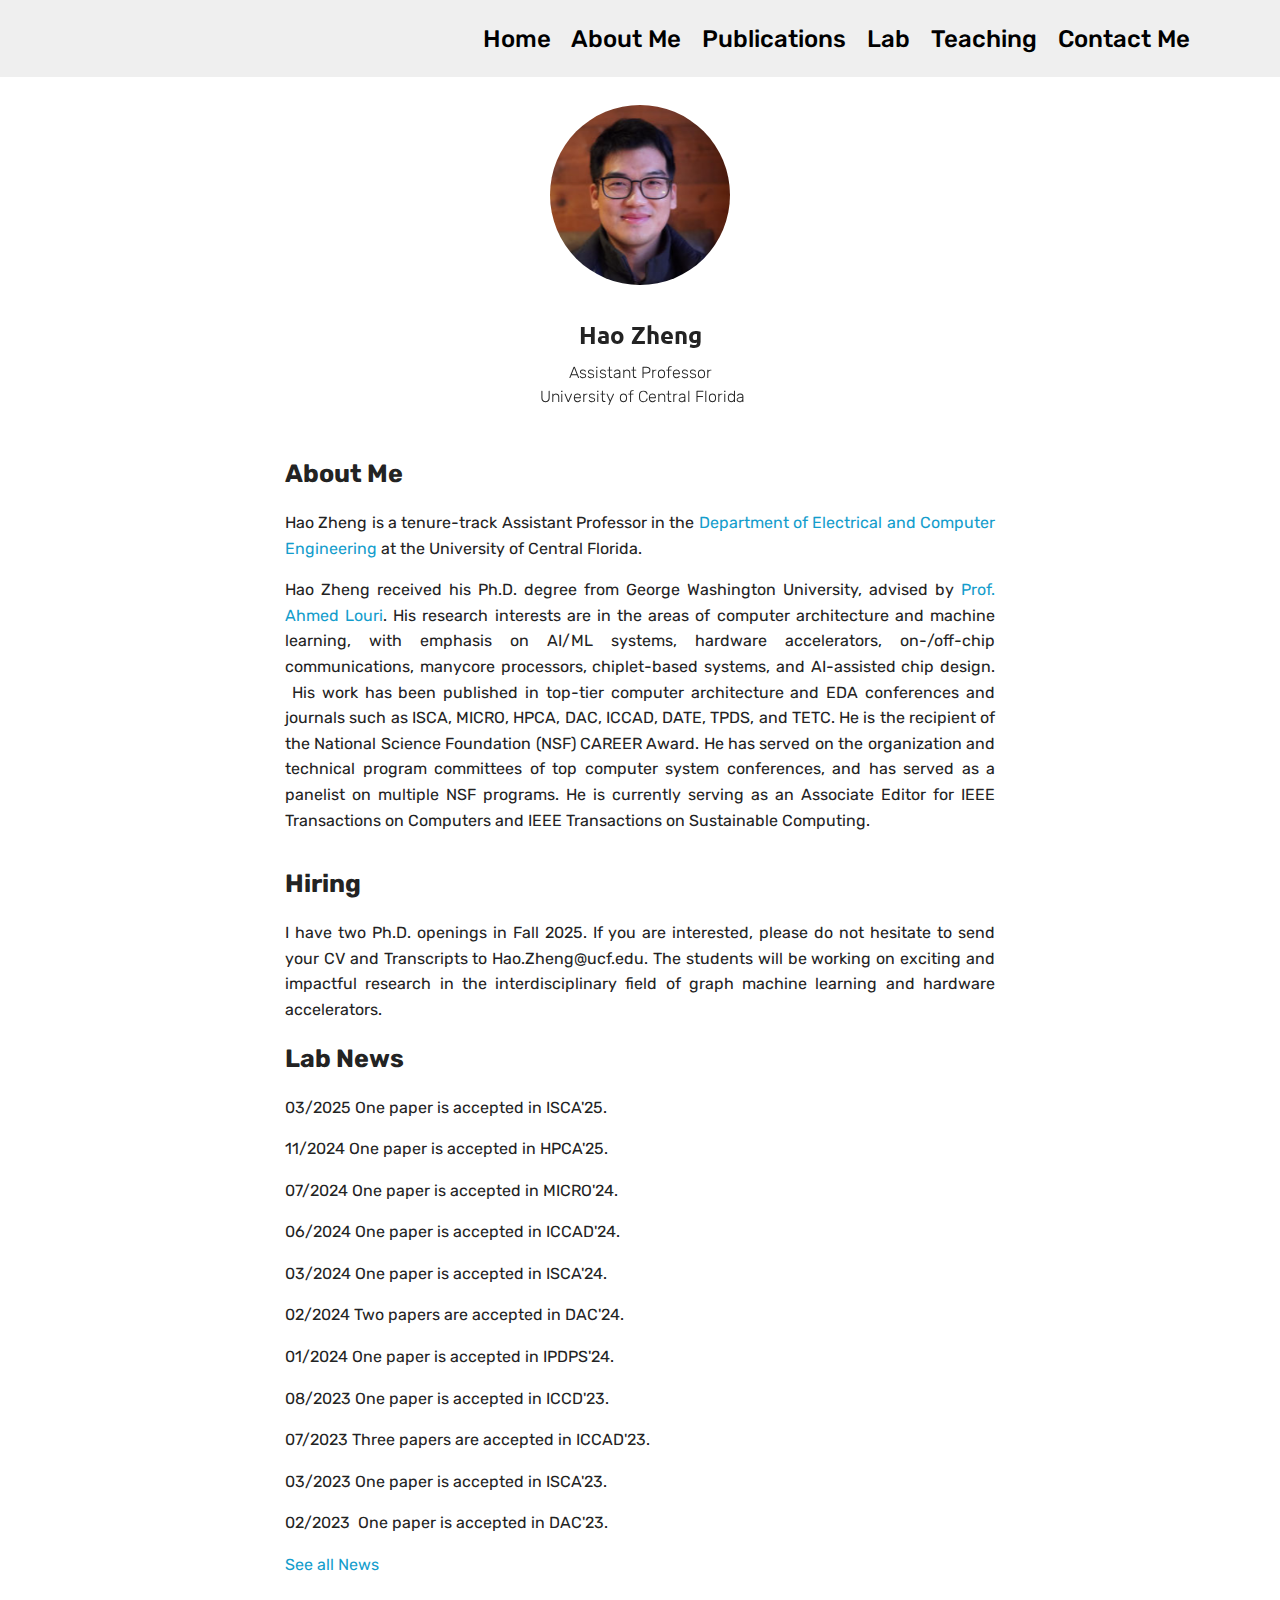
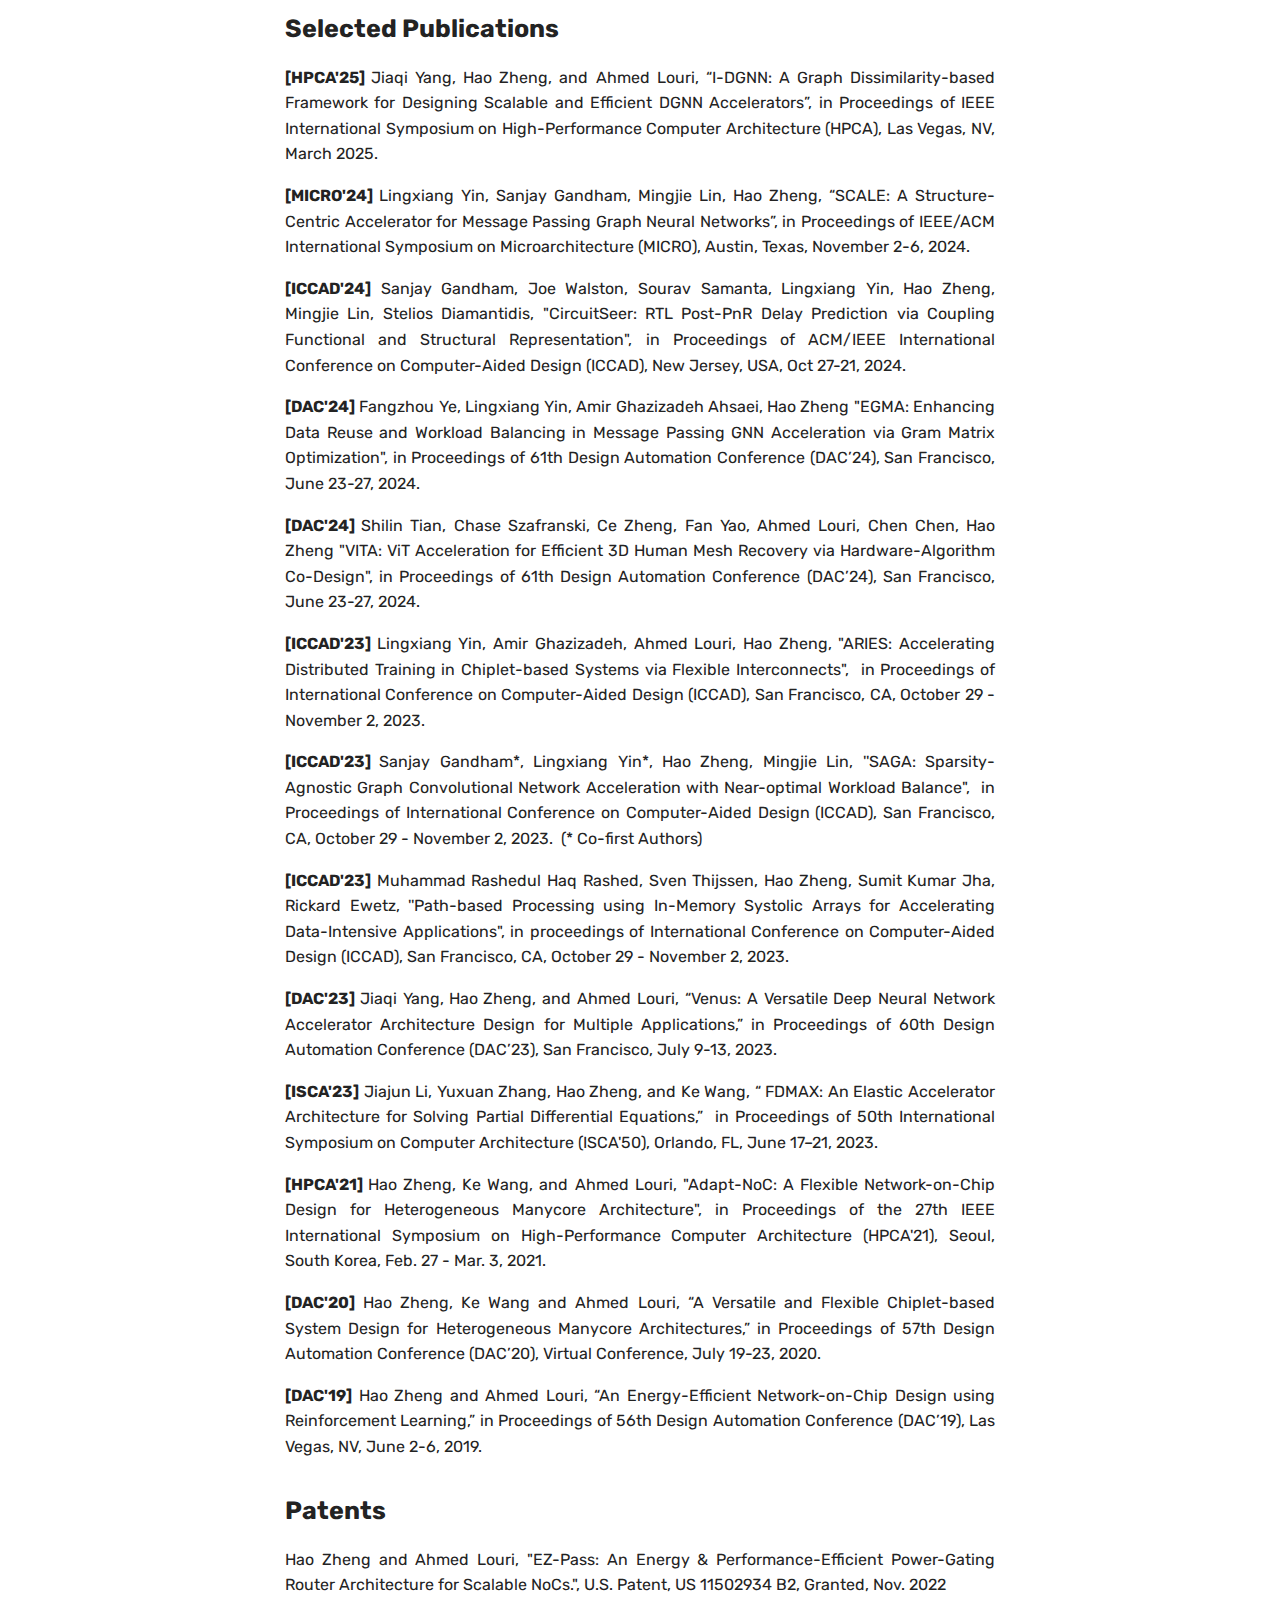
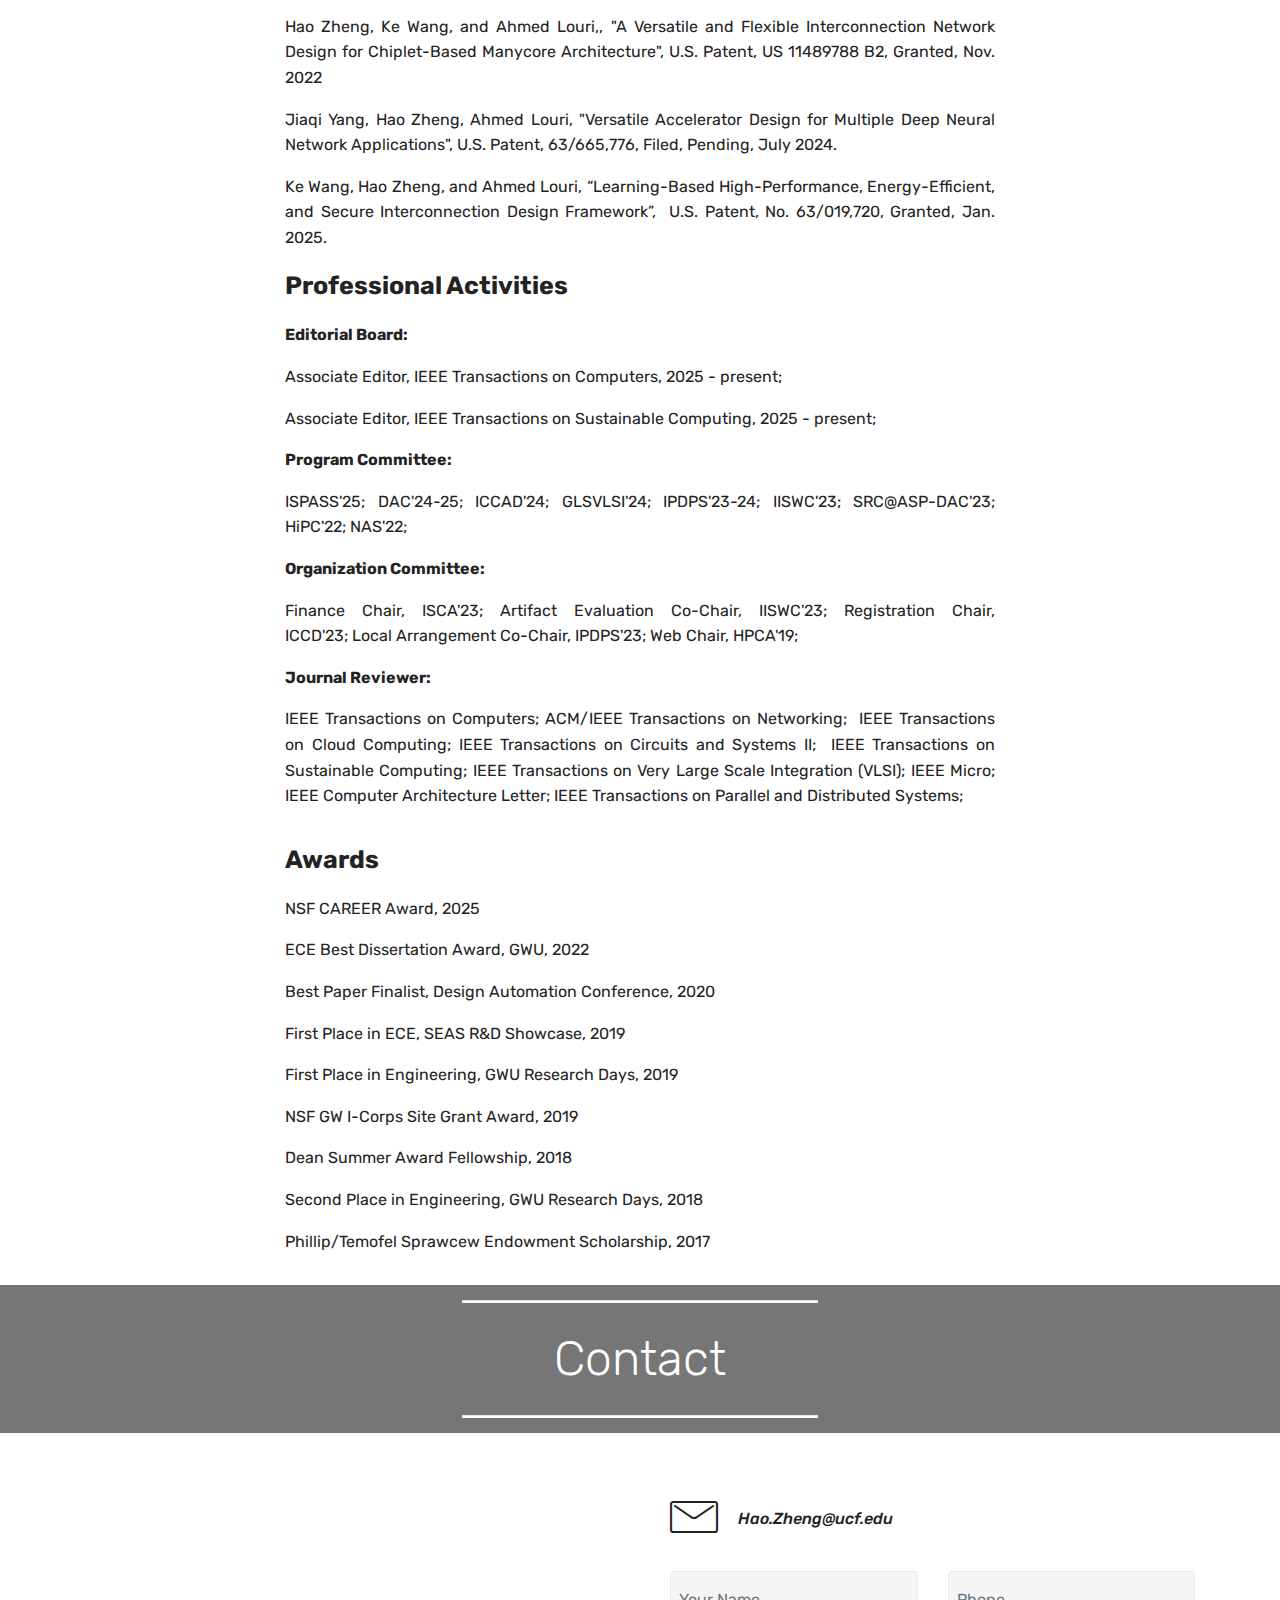
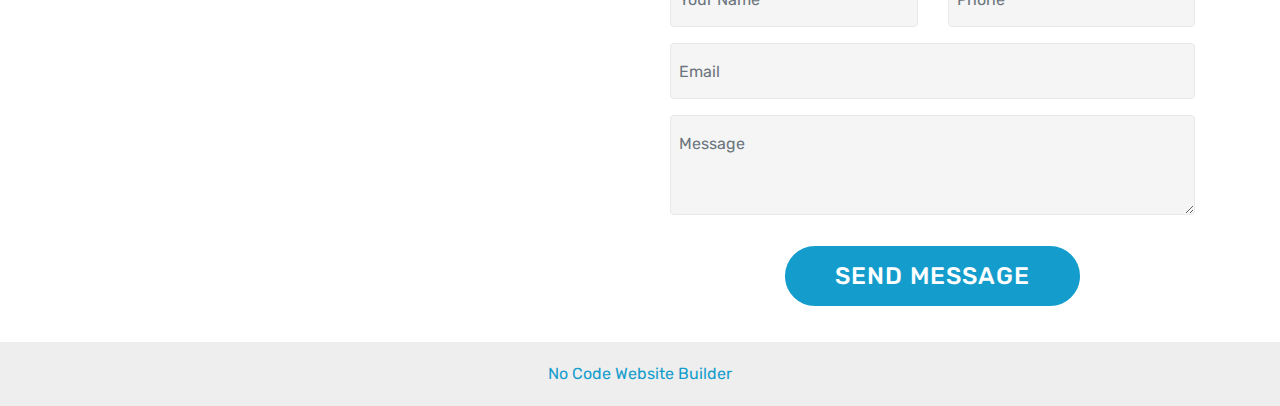
<file: index.html>
<!DOCTYPE html>
<html  >
<head>
  <!-- Site made with Mobirise Website Builder v6.0.1, https://mobirise.com -->
  <meta charset="UTF-8">
  <meta http-equiv="X-UA-Compatible" content="IE=edge">
  <meta name="generator" content="Mobirise v6.0.1, mobirise.com">
  <meta name="viewport" content="width=device-width, initial-scale=1, minimum-scale=1">
  <link rel="shortcut icon" href="assets/images/logo2.png" type="image/x-icon">
  <meta name="description" content="">
  
  
  <title>Home</title>
  <link rel="stylesheet" href="assets/web/assets/mobirise-icons/mobirise-icons.css">
  <link rel="stylesheet" href="assets/bootstrap/css/bootstrap.min.css">
  <link rel="stylesheet" href="assets/bootstrap/css/bootstrap-grid.min.css">
  <link rel="stylesheet" href="assets/bootstrap/css/bootstrap-reboot.min.css">
  <link rel="stylesheet" href="assets/tether/tether.min.css">
  <link rel="stylesheet" href="assets/dropdown/css/style.css">
  <link rel="stylesheet" href="assets/theme/css/style.css">
  <link rel="preload" href="https://fonts.googleapis.com/css?family=Ubuntu:300,300i,400,400i,500,500i,700,700i&display=swap" as="style" onload="this.onload=null;this.rel='stylesheet'">
  <noscript><link rel="stylesheet" href="https://fonts.googleapis.com/css?family=Ubuntu:300,300i,400,400i,500,500i,700,700i&display=swap"></noscript>
  <link rel="preload" href="https://fonts.googleapis.com/css?family=Rubik:300,400,500,600,700,800,900,300i,400i,500i,600i,700i,800i,900i&display=swap" as="style" onload="this.onload=null;this.rel='stylesheet'">
  <noscript><link rel="stylesheet" href="https://fonts.googleapis.com/css?family=Rubik:300,400,500,600,700,800,900,300i,400i,500i,600i,700i,800i,900i&display=swap"></noscript>
  <link rel="preload" as="style" href="assets/mobirise/css/mbr-additional.css?v=w5ZtBN"><link rel="stylesheet" href="assets/mobirise/css/mbr-additional.css?v=w5ZtBN" type="text/css">

  
  
  
</head>
<body>

<!-- Analytics -->
<!-- Global site tag (gtag.js) - Google Analytics -->
<script async src="https://www.googletagmanager.com/gtag/js?id=UA-135435395-1"></script>
<script>
  window.dataLayer = window.dataLayer || [];
  function gtag(){dataLayer.push(arguments);}
  gtag('js', new Date());

  gtag('config', 'UA-135435395-1');
</script>

<!-- /Analytics -->


  
  <section class="menu cid-rjv3yyZnbB" once="menu" id="menu2-4">

    

    <nav class="navbar navbar-expand beta-menu navbar-dropdown align-items-center navbar-fixed-top navbar-toggleable-sm">
        <button class="navbar-toggler navbar-toggler-right" type="button" data-toggle="collapse" data-target="#navbarSupportedContent" aria-controls="navbarSupportedContent" aria-expanded="false" aria-label="Toggle navigation">
            <div class="hamburger">
                <span></span>
                <span></span>
                <span></span>
                <span></span>
            </div>
        </button>
        <div class="menu-logo">
            <div class="navbar-brand">
                
                
            </div>
        </div>
        <div class="collapse navbar-collapse" id="navbarSupportedContent">
            <ul class="navbar-nav nav-dropdown nav-right navbar-nav-top-padding" data-app-modern-menu="true"><li class="nav-item">
                    <a class="nav-link link text-black display-4" href="index.html">Home</a>
                </li><li class="nav-item"><a class="nav-link link text-black display-4" href="index.html#testimonials-slider1-1c">About Me</a></li><li class="nav-item"><a class="nav-link link text-black display-4" href="Publications.html">Publications<br></a></li><li class="nav-item"><a class="nav-link link text-black display-4" href="lab.html">Lab<br></a></li><li class="nav-item"><a class="nav-link link text-black display-4" href="teaching.html">Teaching<br></a></li><li class="nav-item"></li>
                <li class="nav-item">
                    <a class="nav-link link text-black display-4" href="index.html#form4-d">Contact Me<br></a>
                </li></ul>
            
        </div>
    </nav>
</section>

<section class="carousel slide testimonials-slider cid-sGDIEH06Dl" data-interval="false" id="testimonials-slider1-1c">
    
    

    

    <div class="container text-center">
        

        <div class="carousel slide" role="listbox" data-pause="true" data-keyboard="false" data-ride="false" data-interval="false">
            <div class="carousel-inner">
                
                
            <div class="carousel-item">
                    <div class="user col-md-8">
                        <div class="user_image">
                            <img src="assets/images/dsc01982-4-360x240.jpg" alt="" title="">
                        </div>

                        <div class="user_name mbr-bold pb-2 mbr-fonts-style display-5">
                            Hao Zheng</div>
                        <div class="user_desk mbr-light mbr-fonts-style display-7"><div>Assistant Professor</div><div>&nbsp;University of Central Florida</div></div>
                    </div>
                    

                </div></div>

            <div class="carousel-controls">
                <a class="carousel-control-prev" role="button" data-slide="prev">
                  <span aria-hidden="true" class="mbri-arrow-prev mbr-iconfont"></span>
                  <span class="sr-only">Previous</span>
                </a>
                
                <a class="carousel-control-next" role="button" data-slide="next">
                  <span aria-hidden="true" class="mbri-arrow-next mbr-iconfont"></span>
                  <span class="sr-only">Next</span>
                </a>
            </div>
        </div>
    </div>
</section>

<section class="mbr-section article content1 cid-sGDHs5rP7T" id="content1-1b">
    
     

    <div class="container">
        <div class="media-container-row">
            <div class="mbr-text col-12 mbr-fonts-style display-7 col-md-8"><p><span style="font-size: 25px;"><strong>About Me</strong></span></p><p>Hao Zheng is a tenure-track Assistant Professor in the <a href="https://www.ece.ucf.edu/">Department of Electrical and Computer Engineering</a> at the University of Central Florida.&nbsp;</p><p><span style="font-size: 1rem;">Hao Zheng received his Ph.D. degree from George Washington University, advised by <a href="https://hpcat.seas.gwu.edu/">Prof. Ahmed Louri</a>. His research interests are in the areas of computer architecture and machine learning, with emphasis on AI/ML systems, hardware accelerators, on-/off-chip communications, manycore processors, chiplet-based systems, and AI-assisted chip design. &nbsp;His work has been published in top-tier computer architecture and EDA conferences and journals such as ISCA, MICRO, HPCA, DAC, ICCAD, DATE, TPDS, and TETC. He is the recipient of the National Science Foundation (NSF) CAREER Award. He has served on the organization and technical program committees of top computer system conferences, and has served as a panelist on multiple NSF programs. He is currently serving as an Associate Editor for IEEE Transactions on Computers and IEEE Transactions on Sustainable Computing.</span></p></div>
        </div>
    </div>
</section>

<section class="mbr-section article content1 cid-uoJ4IsQbyZ" id="content1-2c">
    
     

    <div class="container">
        <div class="media-container-row">
            <div class="mbr-text col-12 mbr-fonts-style display-7 col-md-8"><p><span style="font-size: 25px;"><strong>Hiring</strong></span></p><p>I have two Ph.D. openings in Fall 2025. If you are interested, please do not hesitate to send your CV and Transcripts to Hao.Zheng@ucf.edu. The students will be working on exciting and impactful research in the interdisciplinary field of graph machine learning and hardware accelerators.</p></div>
        </div>
    </div>
</section>

<section class="mbr-section article content1 cid-trxxi8C9q9" id="content1-1y">
    
     

    <div class="container">
        <div class="media-container-row">
            <div class="mbr-text col-12 mbr-fonts-style display-7 col-md-8"><p style="font-size:25px"><strong>Lab News</strong></p><p><span style="font-size: 1rem;">03/2025 One paper is accepted in ISCA'25.</span></p><p><span style="font-size: 1rem;">11/2024 One paper is accepted in HPCA'25.</span></p><p><span style="font-size: 1rem;">07/2024 One paper is accepted in MICRO'24.</span></p><p><span style="font-size: 1rem;">06/2024 One paper is accepted in ICCAD'24.</span></p><p><span style="font-size: 1rem;">03/2024 One paper is accepted in ISCA'24.</span></p><p><span style="font-size: 1rem;">02/2024 Two papers are accepted in DAC'24.&nbsp;</span><br></p><p>01/2024 One paper is accepted in IPDPS'24.</p><p>08/2023 One paper is accepted in ICCD'23.&nbsp;</p><p>07/2023 Three papers are accepted in ICCAD'23.&nbsp;</p><p>03/2023  One paper is accepted in ISCA'23.</p><p>02/2023 &nbsp;One paper is accepted in DAC'23.</p><p><span style="font-size: 1rem;"><a href="page5.html">See all News</a></span></p></div>
        </div>
    </div>
</section>

<section class="mbr-section article content1 cid-u22jSlWt7a" id="content1-26">
    
     

    <div class="container">
        <div class="media-container-row">
            <div class="mbr-text col-12 mbr-fonts-style display-7 col-md-8" style="text-align: justify;"><p style="font-size:25px"><strong>Selected Publications</strong></p><p><strong style="font-size: 1rem;">[HPCA'25] </strong><span style="font-size: 1rem;">Jiaqi Yang, Hao Zheng, and Ahmed Louri,</span><span style="font-size: 1rem;">&nbsp;“I-DGNN: A Graph Dissimilarity-based Framework for Designing Scalable and Efficient DGNN Accelerators”, in Proceedings of IEEE International Symposium on High-Performance Computer Architecture (HPCA), Las Vegas, NV, March 2025.</span></p><p><strong style="font-size: 1rem;">[MICRO'24] </strong><span style="font-size: 1rem;">Lingxiang Yin, Sanjay Gandham, Mingjie Lin, Hao Zheng, “SCALE: A Structure-Centric Accelerator for Message Passing Graph Neural Networks”, in Proceedings of IEEE/ACM International Symposium on Microarchitecture (MICRO), Austin, Texas, November 2-6, 2024.&nbsp;</span></p><p><span style="font-size: 1rem;"><strong>[ICCAD'24]</strong> Sanjay Gandham, Joe Walston, Sourav Samanta, Lingxiang Yin, Hao Zheng, Mingjie Lin, Stelios Diamantidis, "CircuitSeer: RTL Post-PnR Delay Prediction via Coupling Functional and Structural Representation", in Proceedings of ACM/IEEE International Conference on Computer-Aided Design (ICCAD), New Jersey, USA, Oct 27-21, 2024.&nbsp;</span></p><p><span style="font-size: 1rem;"><strong>[DAC'24]</strong> Fangzhou Ye, Lingxiang Yin, Amir Ghazizadeh Ahsaei, Hao Zheng "EGMA: Enhancing Data Reuse and Workload Balancing in Message Passing GNN Acceleration via Gram Matrix Optimization", in Proceedings of 61th Design Automation Conference (DAC’24), San Francisco, June 23-27, 2024.&nbsp;</span></p><p><span style="font-size: 1rem;"><strong>[DAC'24] </strong>Shilin Tian, Chase Szafranski, Ce Zheng, Fan Yao, Ahmed Louri,  Chen Chen, Hao Zheng "VITA: ViT Acceleration for Efficient 3D Human Mesh Recovery via Hardware-Algorithm Co-Design", in Proceedings of 61th Design Automation Conference (DAC’24), San Francisco, June 23-27, 2024.&nbsp;</span></p><p><strong style="font-size: 1rem;">[ICCAD'23] </strong><span style="font-size: 1rem;">Lingxiang Yin, Amir Ghazizadeh, Ahmed Louri, Hao Zheng, "ARIES: Accelerating Distributed Training in Chiplet-based Systems via Flexible Interconnects", &nbsp;in Proceedings of International Conference on Computer-Aided Design (ICCAD), San Francisco, CA, October 29 - November 2, 2023.&nbsp;</span></p><p><strong style="font-size: 1rem;">[ICCAD'23]&nbsp;</strong><span style="font-size: 1rem;">Sanjay Gandham*, Lingxiang Yin*, Hao Zheng, Mingjie Lin, ''SAGA: Sparsity-Agnostic Graph Convolutional Network Acceleration with Near-optimal Workload Balance", &nbsp;in Proceedings of International Conference on Computer-Aided Design (ICCAD), San Francisco, CA, October 29 - November 2, 2023. &nbsp;(* Co-first Authors)</span></p><p><span style="font-size: 1rem;"><strong>[ICCAD'23]</strong> Muhammad Rashedul Haq Rashed, Sven Thijssen, Hao Zheng, Sumit Kumar Jha, Rickard Ewetz, ''Path-based Processing using In-Memory Systolic Arrays for Accelerating Data-Intensive Applications", in proceedings of International Conference on Computer-Aided Design (ICCAD), San Francisco, CA, October 29 - November 2, 2023.</span></p><p><strong style="font-size: 1rem;">[DAC'23] </strong><span style="font-size: 1rem;">Jiaqi Yang,</span><strong style="font-size: 1rem;">&nbsp;</strong><span style="font-size: 1rem;">Hao Zheng, and Ahmed Louri, “Venus: A Versatile Deep Neural Network Accelerator Architecture Design for Multiple Applications,” in Proceedings of 60th Design Automation Conference (DAC’23), San Francisco, July 9-13, 2023.</span><br></p><p><span style="font-size: 1rem;"><strong>[ISCA'23]</strong> Jiajun Li, Yuxuan Zhang, Hao Zheng, and Ke Wang, “ FDMAX: An Elastic Accelerator Architecture for Solving Partial Differential Equations,” &nbsp;in Proceedings of 50th International Symposium on Computer Architecture (ISCA'50), Orlando, FL, June 17–21, 2023.</span></p><p><strong>[HPCA'21] </strong>Hao Zheng, Ke Wang, and Ahmed Louri, "Adapt-NoC: A Flexible Network-on-Chip Design for Heterogeneous Manycore Architecture", in Proceedings of the 27th IEEE International Symposium on High-Performance Computer Architecture (HPCA'21), Seoul, South Korea, Feb. 27 - Mar. 3, 2021.</p><p><strong>[DAC'20]</strong> Hao Zheng, Ke Wang and Ahmed Louri, “A Versatile and Flexible Chiplet-based System Design for Heterogeneous Manycore Architectures,” in Proceedings of 57th Design Automation Conference (DAC’20), Virtual Conference, July 19-23, 2020.</p><p><strong>[DAC'19]</strong> Hao Zheng and Ahmed Louri, “An Energy-Efficient Network-on-Chip Design using Reinforcement Learning,” in Proceedings of 56th Design Automation Conference (DAC’19), Las Vegas, NV, June 2-6, 2019.</p></div>
        </div>
    </div>
</section>

<section class="mbr-section article content1 cid-u22k0UxIjI" id="content1-28">
    
     

    <div class="container">
        <div class="media-container-row">
            <div class="mbr-text col-12 mbr-fonts-style display-7 col-md-8" style="text-align: justify;"><p style="font-size:25px"><strong>Patents</strong></p><p><span style="font-size: 1rem;">Hao Zheng and Ahmed Louri, "EZ-Pass: An Energy &amp; Performance-Efficient Power-Gating Router Architecture for Scalable NoCs.", U.S. Patent, US 11502934 B2, Granted, Nov. 2022&nbsp;</span><br></p><p>Hao Zheng, Ke Wang, and Ahmed Louri,, "A Versatile and Flexible Interconnection Network Design for Chiplet-Based Manycore Architecture", U.S. Patent, US 11489788 B2, Granted, Nov. 2022</p><p>Jiaqi Yang, Hao Zheng, Ahmed Louri, "Versatile Accelerator Design for Multiple Deep Neural Network Applications", U.S. Patent, 63/665,776, Filed, Pending, July 2024.</p><p>Ke Wang, Hao Zheng, and Ahmed Louri, “Learning-Based High-Performance, Energy-Efficient, and Secure Interconnection Design Framework”, &nbsp;U.S. Patent, No. 63/019,720, Granted, Jan. 2025.</p></div>
        </div>
    </div>
</section>

<section class="mbr-section article content1 cid-u22Y1ecDfg" id="content1-29">
    
     

    <div class="container">
        <div class="media-container-row">
            <div class="mbr-text col-12 mbr-fonts-style display-7 col-md-8" style="text-align: justify;"><p style="font-size:25px"><strong>Professional Activities</strong></p><p><strong style="font-size: 1rem;">Editorial Board:</strong></p><p><span style="font-size: 1rem;">Associate Editor, IEEE Transactions on Computers, 2025 - present;</span></p><p><span style="font-size: 1rem;">Associate Editor, IEEE Transactions on Sustainable Computing, 2025 - present;</span></p><p><strong style="font-size: 1rem;">Program Committee:</strong><span style="font-size: 1rem;">&nbsp;</span></p><p><span style="font-size: 1rem;">ISPASS'25; DAC'24-25; ICCAD'24; GLSVLSI'24;&nbsp;</span><span style="font-size: 1rem;">IPDPS'23-24; IISWC'23; SRC@ASP-DAC'23; HiPC'22; NAS'22;</span><br></p><p><strong>Organization Committee:</strong> </p><p>Finance Chair, ISCA'23; Artifact Evaluation Co-Chair, IISWC'23; Registration Chair, ICCD'23;&nbsp;<span style="font-size: 1rem;">Local Arrangement Co-Chair, IPDPS'23; Web Chair, HPCA'19;</span></p><p><strong style="font-size: 1rem;">Journal Reviewer:</strong><span style="font-size: 1rem;"> </span></p><p><span style="font-size: 1rem;">IEEE Transactions on Computers; ACM/IEEE Transactions on Networking; &nbsp;</span><span style="font-size: 1rem;">IEEE Transactions on Cloud Computing;&nbsp;</span><span style="font-size: 1rem;">IEEE Transactions on Circuits and Systems II;</span><span style="font-size: 1rem;">&nbsp;&nbsp;</span><span style="font-size: 1rem;">IEEE Transactions on Sustainable Computing; IEEE Transactions on Very Large Scale Integration (VLSI); IEEE Micro; IEEE Computer Architecture Letter; IEEE Transactions on Parallel and Distributed Systems;</span><br></p></div>
        </div>
    </div>
</section>

<section class="mbr-section article content1 cid-u9dPcPXdGy" id="content1-2b">
    
     

    <div class="container">
        <div class="media-container-row">
            <div class="mbr-text col-12 mbr-fonts-style display-7 col-md-8"><p style="font-size:25px"><strong>Awards</strong><br></p><p><span style="font-size: 1rem;">NSF CAREER Award, 2025</span></p><p><span style="font-size: 1rem;">ECE Best Dissertation Award, GWU, 2022</span><br></p><p>Best Paper Finalist, Design Automation Conference, 2020</p><p>First Place in ECE, SEAS R&amp;D Showcase, 2019</p><p>First Place in Engineering, GWU Research Days, 2019</p><p>NSF GW I-Corps Site Grant Award, 2019</p><p><span style="font-size: 1rem;">Dean Summer Award Fellowship, 2018</span><br></p><p>Second Place in Engineering, GWU Research Days, 2018</p><p>Phillip/Temofel Sprawcew Endowment Scholarship, 2017</p></div>
        </div>
    </div>
</section>

<section class="mbr-section article content10 cid-tXjs2lE00Z" id="content10-25">
    
     

    <div class="container">
        <div class="inner-container" style="width: 73%;">
            <hr class="line" style="width: 44%;">
            <div class="section-text align-center mbr-white mbr-fonts-style display-2">
                    Contact<br></div>
            <hr class="line" style="width: 44%;">
        </div>
    </div>
</section>

<section class="mbr-section form4 cid-rjv9sWBwaV" id="form4-d">

    

    
    <div class="container">
        <div class="row">
            <div class="col-md-6">
                <div class="google-map"><iframe frameborder="0" style="border:0" src="https://www.google.com/maps/embed/v1/place?key=AIzaSyBQ55g-IgRRgXrd803PTWDTb7kd6aAitNQ&amp;q=4328 Scorpius Street, Orlando, Florida, 32816-2362 " allowfullscreen=""></iframe></div>
            </div>
            <div class="col-md-6">
                
                <div>
                    <div class="icon-block pb-3 align-left">
                        <span class="icon-block__icon">
                            <span class="mbri-letter mbr-iconfont"></span>
                        </span>
                        <h4 class="icon-block__title align-left mbr-fonts-style display-7">
                            Hao.Zheng@ucf.edu</h4>
                    </div>
                    
                </div>
                <div data-form-type="formoid">
                    <!---Formbuilder Form--->
                    <form action="https://mobirise.eu/" method="POST" class="mbr-form form-with-styler" data-form-title="Mobirise Form"><input type="hidden" name="email" data-form-email="true" value="Nil3GS9ExoKKUDP7F/M9Fbn4Z4/xoW0GJ0mbk8hhV+mg+lXYfR/AP6RZGMUAJAjEbC2E6oCX6gCl2qVzDFzk/fc4qop/yp2KEUXb19mEQkmS9a8hv1INBJifKeo7LVmf.mkBN6G4mXe/i2U7Db0NYunP74SV/P4UgVQPk2Rw56z+RZ5NHJD2ISBeozIKBgi8T9L3//7sqHW+zOXtzNl0w8iEtVmaE3CGsqnjEmMbschXrWemjW8t6/m0uyl/3idT3">
                        <div class="row">
                            <div hidden="hidden" data-form-alert="" class="alert alert-success col-12">Thanks for filling out the form!</div>
                            <div hidden="hidden" data-form-alert-danger="" class="alert alert-danger col-12">
                            </div>
                        </div>
                        <div class="dragArea row">
                            <div class="col-md-6  form-group" data-for="name">
                                <input type="text" name="name" placeholder="Your Name" data-form-field="Name" required="required" class="form-control input display-7" id="name-form4-d">
                            </div>
                            <div class="col-md-6  form-group" data-for="phone">
                                <input type="text" name="phone" placeholder="Phone" data-form-field="Phone" required="required" class="form-control input display-7" id="phone-form4-d">
                            </div>
                            <div data-for="email" class="col-md-12  form-group">
                                <input type="text" name="email" placeholder="Email" data-form-field="Email" class="form-control input display-7" required="required" id="email-form4-d">
                            </div>
                            <div data-for="message" class="col-md-12  form-group">
                                <textarea name="message" placeholder="Message" data-form-field="Message" class="form-control input display-7" id="message-form4-d"></textarea>
                            </div>
                            <div class="col-md-12 input-group-btn mt-2 align-center">
                                <button type="submit" class="btn btn-primary btn-form display-4">SEND MESSAGE</button>
                            </div>
                        </div>
                    </form><!---Formbuilder Form--->
                </div>
            </div>
        </div>
    </div>
</section><section class="display-7" style="padding: 0;align-items: center;justify-content: center;flex-wrap: wrap;    align-content: center;display: flex;position: relative;height: 4rem;"><a href="https://mobiri.se/981887" style="flex: 1 1;height: 4rem;position: absolute;width: 100%;z-index: 1;"><img alt="" style="height: 4rem;" src="[data-uri]"></a><p style="margin: 0;text-align: center;" class="display-7">&#8204;</p><a style="z-index:1" href="https://mobirise.com/builder/no-code-website-builder.html">No Code Website Builder</a></section><script src="assets/popper/popper.min.js"></script>  <script src="assets/web/assets/jquery/jquery.min.js"></script>  <script src="assets/bootstrap/js/bootstrap.min.js"></script>  <script src="assets/tether/tether.min.js"></script>  <script src="assets/smoothscroll/smooth-scroll.js"></script>  <script src="assets/bootstrapcarouselswipe/bootstrap-carousel-swipe.js"></script>  <script src="assets/mbr-testimonials-slider/mbr-testimonials-slider.js"></script>  <script src="assets/dropdown/js/nav-dropdown.js"></script>  <script src="assets/dropdown/js/navbar-dropdown.js"></script>  <script src="assets/touchswipe/jquery.touch-swipe.min.js"></script>  <script src="assets/theme/js/script.js"></script>  <script src="assets/formoid/formoid.min.js"></script>  
  
  
</body>
</html>
</file>
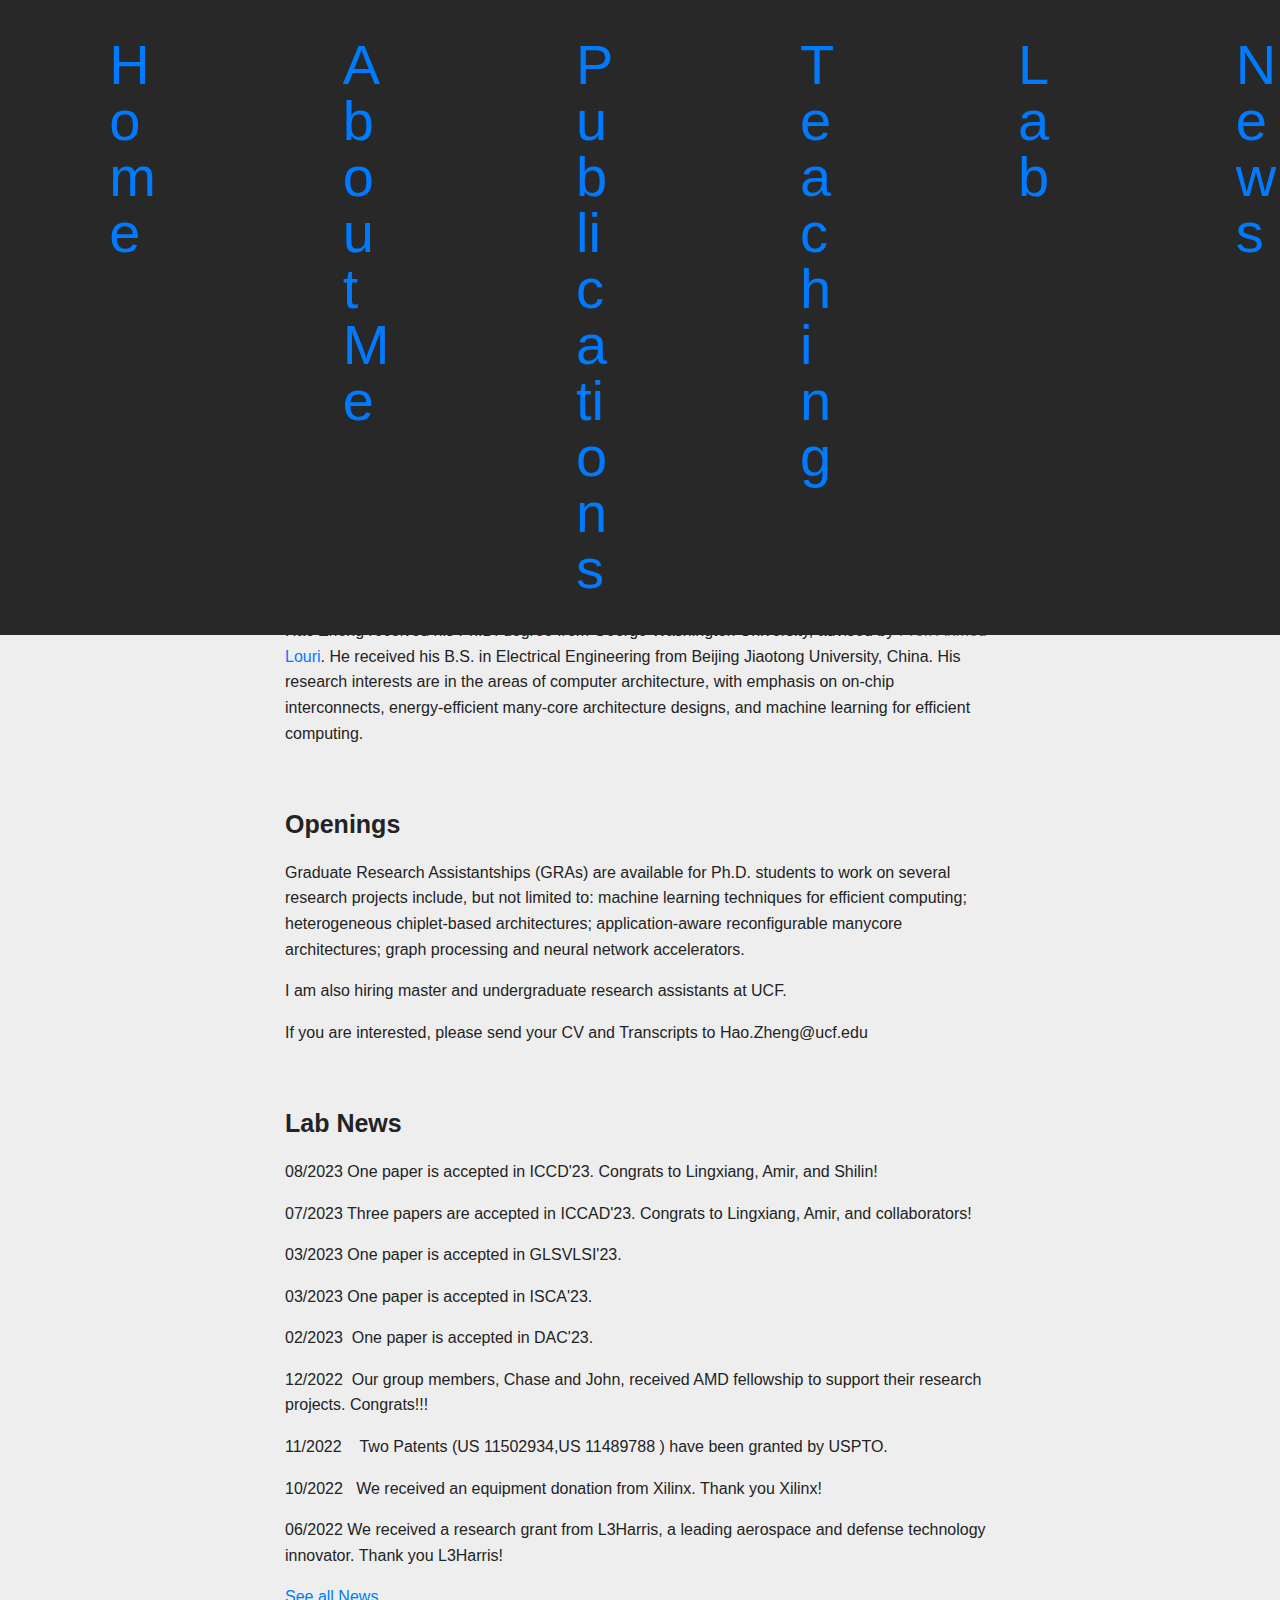
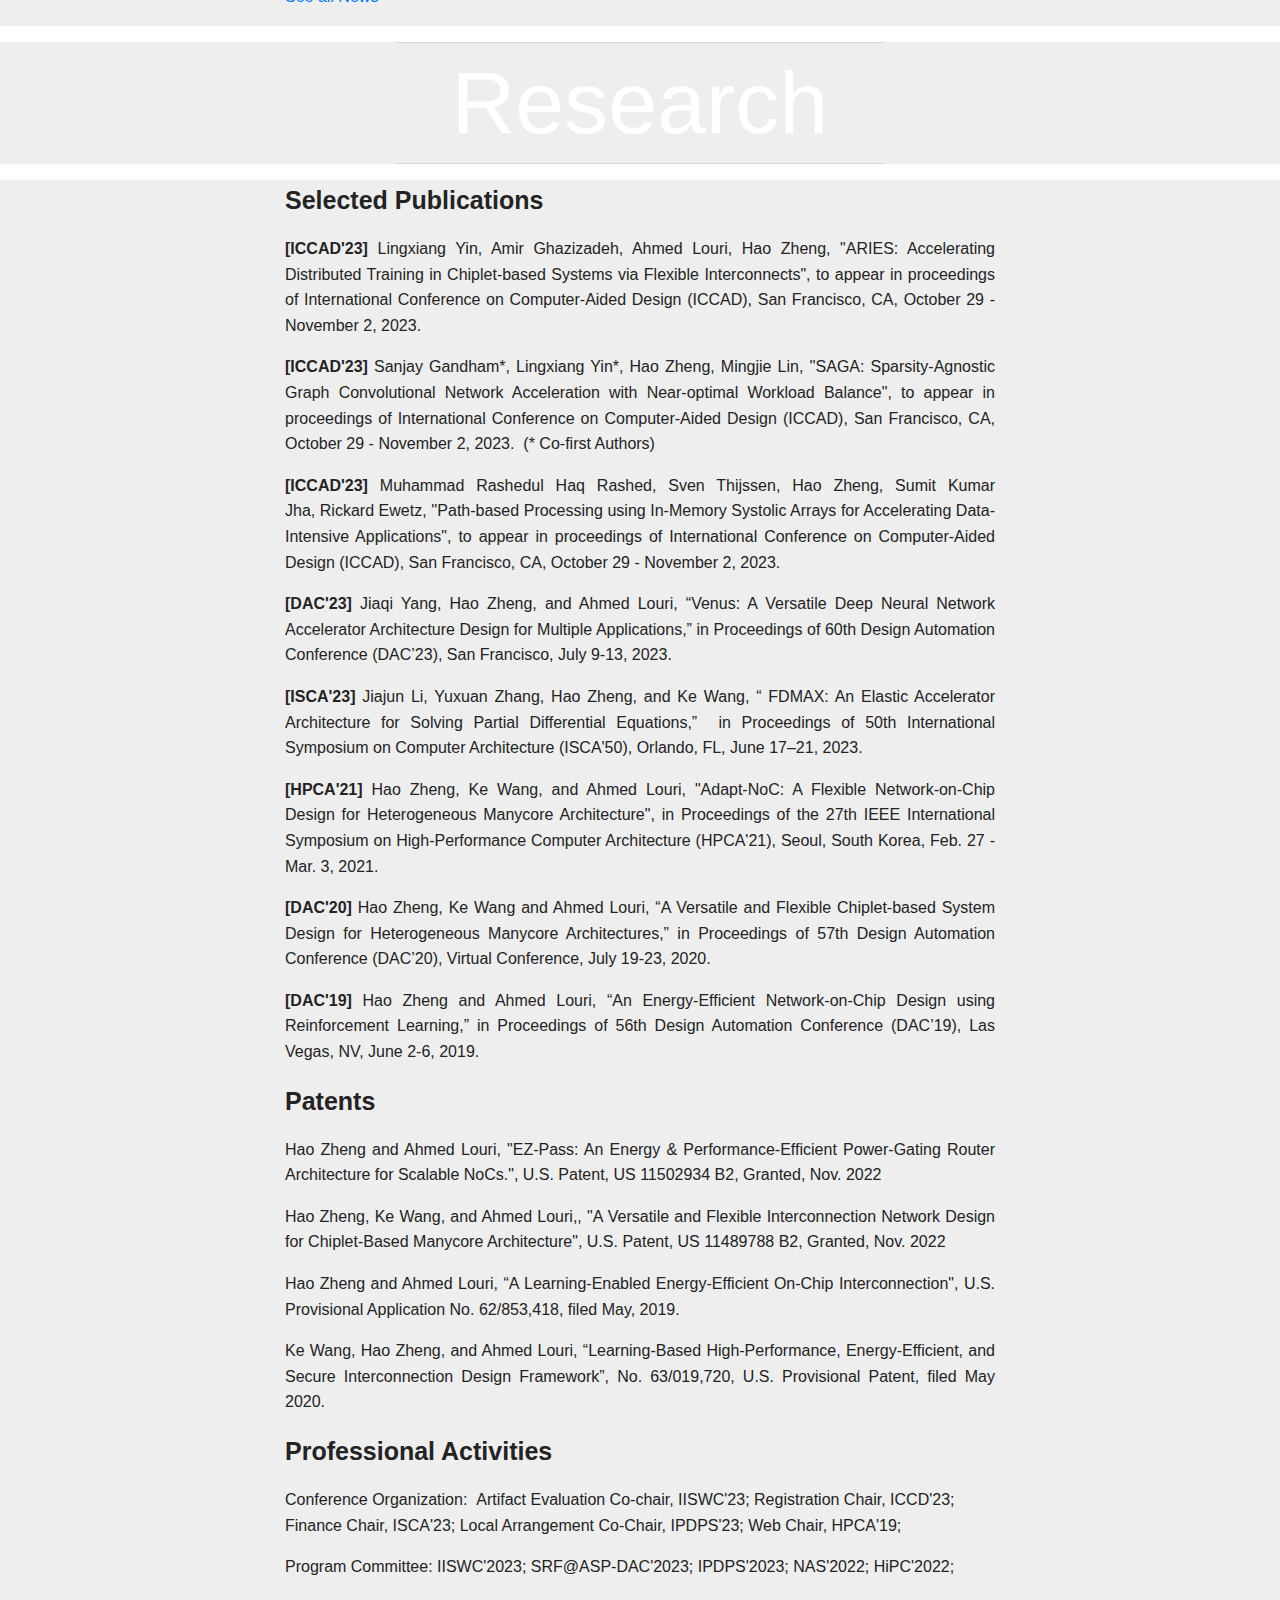
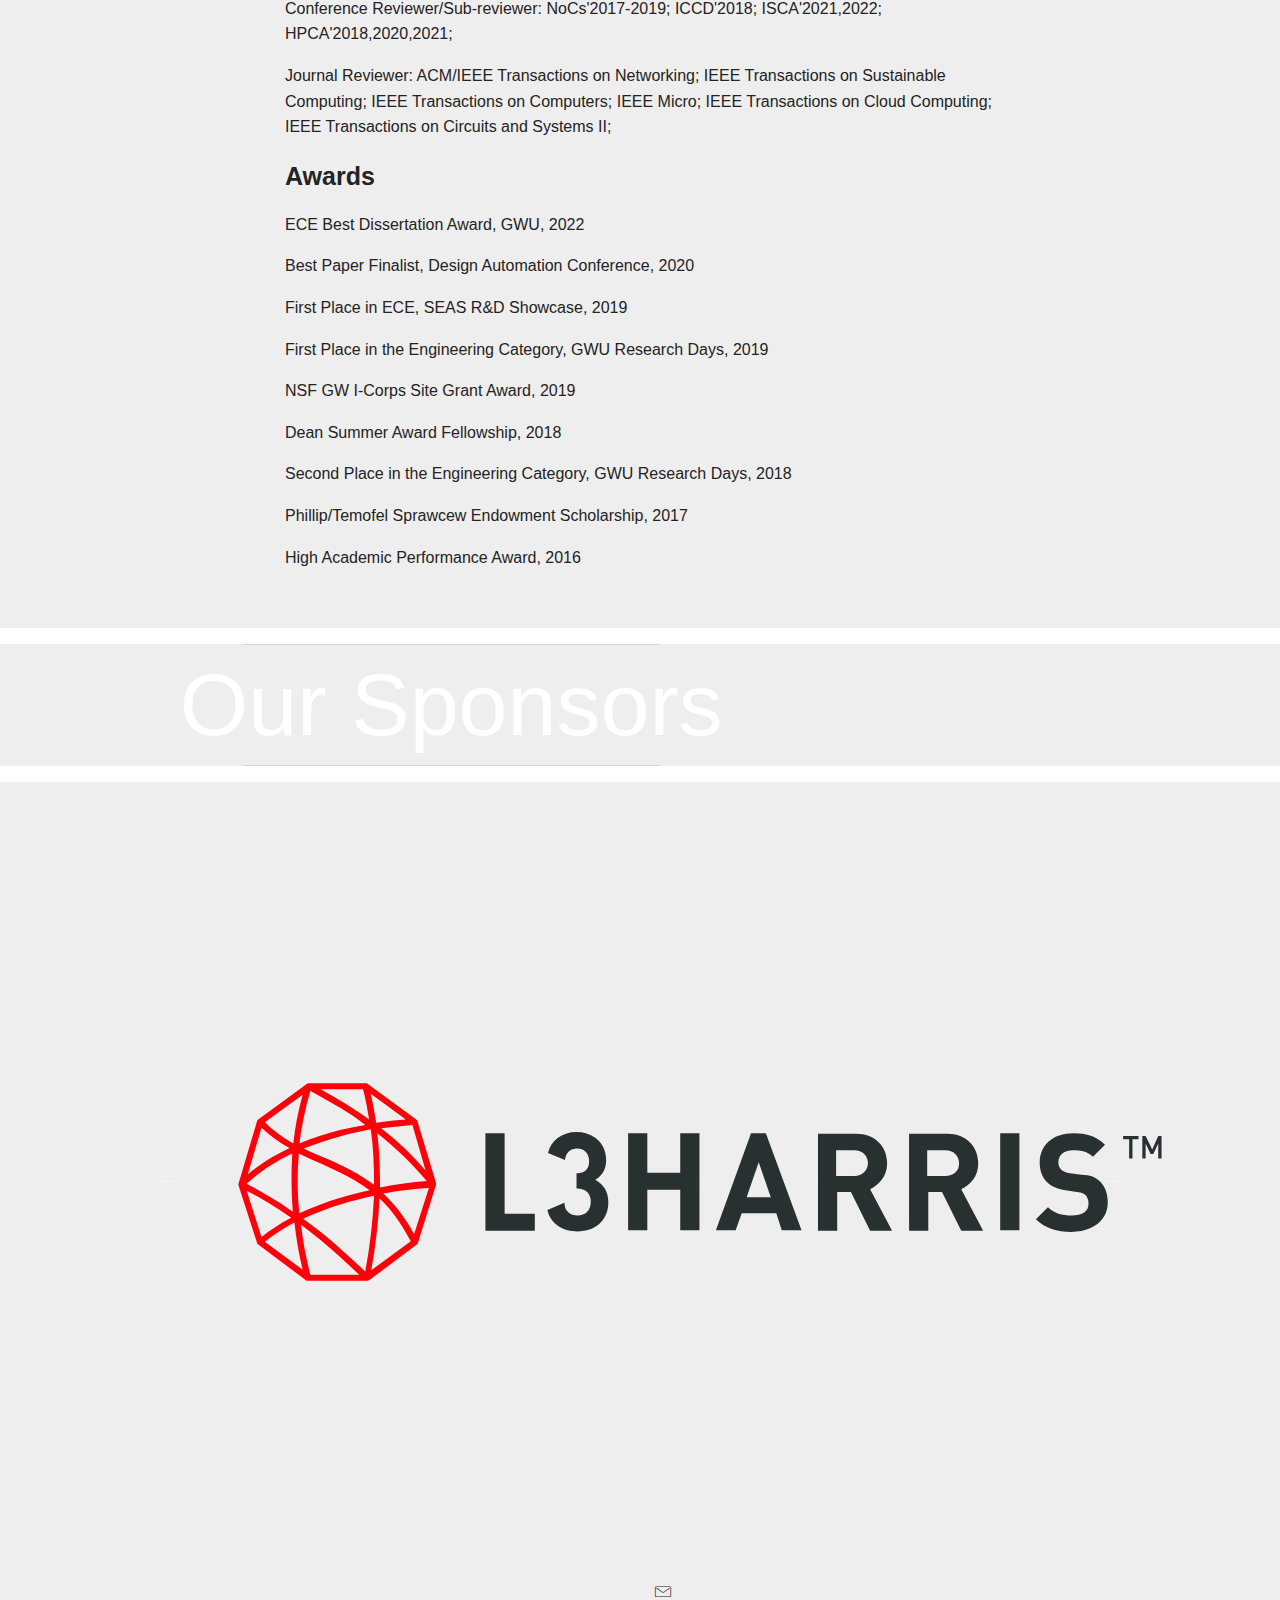
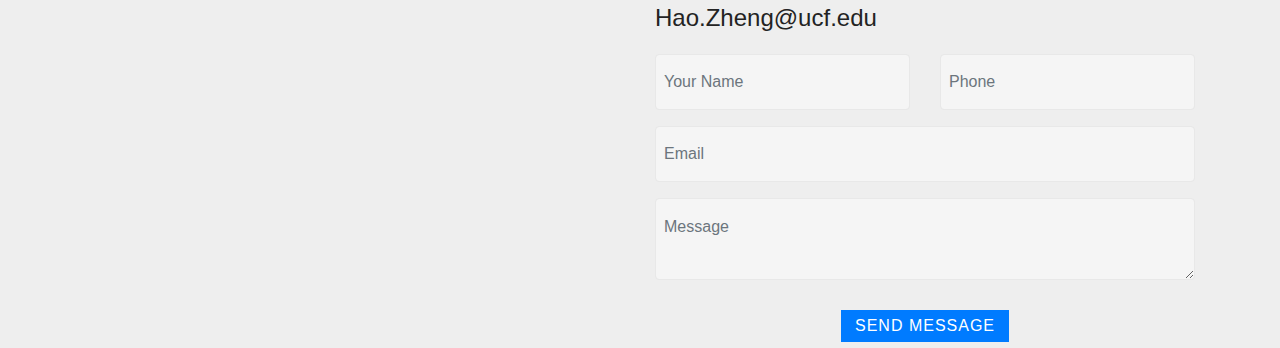
<file: home.html>
<!DOCTYPE html>
<html >
<head>
  <!-- Site made with Mobirise Website Builder v4.8.8, https://mobirise.com -->
  <meta charset="UTF-8">
  <meta http-equiv="X-UA-Compatible" content="IE=edge">
  <meta name="generator" content="Mobirise v4.8.8, mobirise.com">
  <meta name="viewport" content="width=device-width, initial-scale=1, minimum-scale=1">
  <link rel="shortcut icon" href="assets/images/logo2.png" type="image/x-icon">
  <meta name="description" content="">
  <title>index</title>
  <link rel="stylesheet" href="assets/web/assets/mobirise-icons/mobirise-icons.css">
  <link rel="stylesheet" href="assets/bootstrap/css/bootstrap.min.css">
  <link rel="stylesheet" href="assets/bootstrap/css/bootstrap-grid.min.css">
  <link rel="stylesheet" href="assets/bootstrap/css/bootstrap-reboot.min.css">
  <link rel="stylesheet" href="assets/tether/tether.min.css">
  <link rel="stylesheet" href="assets/dropdown/css/style.css">
  <link rel="stylesheet" href="assets/theme/css/style.css">
  <link rel="stylesheet" href="assets/mobirise/css/mbr-additional.css" type="text/css">
  
  
  
</head>
<body>

<!-- Google Analytics -->
<!-- Global site tag (gtag.js) - Google Analytics -->
<script async src="https://www.googletagmanager.com/gtag/js?id=UA-135435395-1"></script>
<script>
  window.dataLayer = window.dataLayer || [];
  function gtag(){dataLayer.push(arguments);}
  gtag('js', new Date());

  gtag('config', 'UA-135435395-1');
</script>

<!-- /Google Analytics -->


  <section class="menu cid-rjv3yyZnbB" once="menu" id="menu2-4">

    

    <nav class="navbar navbar-expand beta-menu navbar-dropdown align-items-center navbar-fixed-top navbar-toggleable-sm">
        <button class="navbar-toggler navbar-toggler-right" type="button" data-toggle="collapse" data-target="#navbarSupportedContent" aria-controls="navbarSupportedContent" aria-expanded="false" aria-label="Toggle navigation">
            <div class="hamburger">
                <span></span>
                <span></span>
                <span></span>
                <span></span>
            </div>
        </button>
        <div class="menu-logo">
            <div class="navbar-brand">
                
                
            </div>
        </div>
        <div class="collapse navbar-collapse" id="navbarSupportedContent">
            <ul class="navbar-nav nav-dropdown nav-right navbar-nav-top-padding" data-app-modern-menu="true"><li class="nav-item">
                    <a class="nav-link link text-black display-4" href="#top">Home</a>
                </li><li class="nav-item"><a class="nav-link link text-black display-4" href="home.html#testimonials-slider1-1c">About Me</a></li><li class="nav-item"><a class="nav-link link text-black display-4" href="Publications.html">Publications<br></a></li><li class="nav-item"><a class="nav-link link text-black display-4" href="Teaching.html">Teaching<br></a></li><li class="nav-item"><a class="nav-link link text-black display-4" href="Lab.html">Lab</a></li><li class="nav-item"><a class="nav-link link text-black display-4" href="Lab.html">News</a></li><li class="nav-item"></li>
                <li class="nav-item">
                    <a class="nav-link link text-black display-4" href="home.html#form4-d">Contact Me<br></a>
                </li></ul>
            
        </div>
    </nav>
</section>

<section class="engine"><a href="https://mobirise.info/l">free site templates</a></section><section class="carousel slide testimonials-slider cid-sGDIEH06Dl" data-interval="false" id="testimonials-slider1-1c">
    
    

    

    <div class="container text-center">
        

        <div class="carousel slide" role="listbox" data-pause="true" data-keyboard="false" data-ride="false" data-interval="false">
            <div class="carousel-inner">
                
                
            <div class="carousel-item">
                    <div class="user col-md-8">
                        <div class="user_image">
                            <img src="assets/images/img-7462-2-360x455.jpg" alt="" title="">
                        </div>

                        <div class="user_name mbr-bold pb-2 mbr-fonts-style display-5">
                            Hao Zheng</div>
                        <div class="user_desk mbr-light mbr-fonts-style display-7"><div>Assistant Professor</div><div>&nbsp;University of Central Florida</div></div>
                    </div>
                    

                </div></div>

            <div class="carousel-controls">
                <a class="carousel-control-prev" role="button" data-slide="prev">
                  <span aria-hidden="true" class="mbri-arrow-prev mbr-iconfont"></span>
                  <span class="sr-only">Previous</span>
                </a>
                
                <a class="carousel-control-next" role="button" data-slide="next">
                  <span aria-hidden="true" class="mbri-arrow-next mbr-iconfont"></span>
                  <span class="sr-only">Next</span>
                </a>
            </div>
        </div>
    </div>
</section>

<section class="mbr-section article content1 cid-sGDHs5rP7T" id="content1-1b">
    
     

    <div class="container">
        <div class="media-container-row">
            <div class="mbr-text col-12 mbr-fonts-style display-7 col-md-8"><p><span style="font-size: 25px;"><strong>About Me</strong></span></p><p>Hao Zheng is a tenure-track assistant professor in the <a href="https://www.ece.ucf.edu/">Department of Electrical and Computer Engineering</a> at the University of Central Florida.&nbsp;</p><p><span style="font-size: 1rem;">Hao Zheng received his Ph.D. degree from George Washington University, advised by <a href="https://hpcat.seas.gwu.edu/">Prof. Ahmed Louri</a>. He received his B.S. in Electrical Engineering from Beijing Jiaotong University, China. His research interests are in the areas of computer architecture, with emphasis on on-chip interconnects, energy-efficient many-core architecture designs, and machine learning for efficient computing.</span><br></p><p><br></p><p style="font-size:25px"><strong>Openings</strong></p><p>Graduate Research Assistantships (GRAs) are available for Ph.D. students to work on several research projects include, but not limited to: machine learning techniques for efficient computing; heterogeneous chiplet-based architectures; application-aware reconfigurable manycore architectures; graph processing and neural network accelerators.&nbsp;</p><p><span style="font-size: 1rem;">I am also hiring master and undergraduate research assistants at UCF.&nbsp;</span></p><p><span style="font-size: 1rem;">If you are interested, please send your CV and Transcripts to Hao.Zheng@ucf.edu</span><br></p><p><br></p></div>
        </div>
    </div>
</section>

<section class="mbr-section article content1 cid-trxxi8C9q9" id="content1-1y">
    
     

    <div class="container">
        <div class="media-container-row">
            <div class="mbr-text col-12 mbr-fonts-style display-7 col-md-8"><p style="font-size:25px"><strong>Lab News</strong></p><p>08/2023 One paper is accepted in ICCD'23. Congrats to Lingxiang, Amir, and Shilin!</p><p>07/2023 Three papers are accepted in ICCAD'23. Congrats to Lingxiang, Amir, and collaborators!</p><p>03/2023 One paper is accepted in GLSVLSI'23.</p><p>03/2023  One paper is accepted in ISCA'23.</p><p>02/2023 &nbsp;One paper is accepted in DAC'23.</p><p>12/2022 &nbsp;Our group members, Chase and John, received AMD fellowship to support their research projects. Congrats!!!</p><p>11/2022 &nbsp; &nbsp;Two Patents (US 11502934,US 11489788 ) have been granted by USPTO.</p><p>10/2022 &nbsp; We received an equipment donation from Xilinx.&nbsp;<span style="font-size: 1rem;">Thank you Xilinx!</span></p><p><span style="font-size: 1rem;">06/2022 We received a research grant from L3Harris, a leading aerospace and defense technology innovator.&nbsp;</span><span style="font-size: 1rem;">Thank you L3Harris!</span></p><p><span style="font-size: 1rem;"><a href="page5.html">See all News</a></span></p></div>
        </div>
    </div>
</section>

<section class="mbr-section article content10 cid-rjvawNCJY8" id="content10-f">
    
     

    <div class="container">
        <div class="inner-container" style="width: 100%;">
            <hr class="line" style="width: 44%;">
            <div class="section-text align-center mbr-white mbr-fonts-style display-2">
                    Research<br></div>
            <hr class="line" style="width: 44%;">
        </div>
    </div>
</section>

<section class="mbr-section article content1 cid-t6dfHNwCTD" id="content1-1q">
    
     

    <div class="container">
        <div class="media-container-row">
            <div class="mbr-text col-12 mbr-fonts-style display-7 col-md-8" style="text-align: justify;"><p style="font-size:25px"><strong>Selected Publications</strong></p><p><strong>[ICCAD'23] </strong><span style="font-size: 1rem;">Lingxiang Yin, Amir Ghazizadeh, Ahmed Louri, Hao Zheng, "ARIES: Accelerating Distributed Training in Chiplet-based Systems via Flexible Interconnects", to appear in proceedings of International Conference on Computer-Aided Design (ICCAD), San Francisco, CA, October 29 - November 2, 2023.&nbsp;</span></p><p><strong>[ICCAD'23]&nbsp;</strong><span style="font-size: 1rem;">Sanjay Gandham*, Lingxiang Yin*, Hao Zheng, Mingjie Lin, ''SAGA: Sparsity-Agnostic Graph Convolutional Network Acceleration with Near-optimal Workload Balance", to appear in proceedings of International Conference on Computer-Aided Design (ICCAD), San Francisco, CA, October 29 - November 2, 2023. &nbsp;(* Co-first Authors)</span></p><p><strong>[ICCAD'23] </strong><span style="font-size: 1rem;">Muhammad Rashedul Haq Rashed, Sven Thijssen, Hao Zheng, Sumit Kumar Jha,&nbsp;</span><span style="font-size: 1rem;">Rickard Ewetz, ''Path-based Processing using In-Memory Systolic Arrays for Accelerating Data-Intensive Applications", to appear in proceedings of International Conference on Computer-Aided Design (ICCAD), San Francisco, CA, October 29 - November 2, 2023.&nbsp;</span></p><p><strong>[DAC'23] </strong><span style="font-size: 1rem;">Jiaqi Yang,</span><strong>&nbsp;</strong><span style="font-size: 1rem;">Hao Zheng, and Ahmed Louri, “Venus: A Versatile Deep Neural Network Accelerator Architecture Design for Multiple Applications,” in Proceedings of 60th Design Automation Conference (DAC’23), San Francisco, July 9-13, 2023.</span><br></p><p><span style="font-size: 1rem;"><strong>[ISCA'23]</strong> Jiajun Li, Yuxuan Zhang, Hao Zheng, and Ke Wang, “ FDMAX: An Elastic Accelerator Architecture for Solving Partial Differential Equations,” &nbsp;in Proceedings of 50th International Symposium on Computer Architecture (ISCA'50), Orlando, FL, June 17–21, 2023.</span></p><p><strong>[HPCA'21] </strong>Hao Zheng, Ke Wang, and Ahmed Louri, "Adapt-NoC: A Flexible Network-on-Chip Design for Heterogeneous Manycore Architecture", in Proceedings of the 27th IEEE International Symposium on High-Performance Computer Architecture (HPCA'21), Seoul, South Korea, Feb. 27 - Mar. 3, 2021.</p><p><strong>[DAC'20]</strong> Hao Zheng, Ke Wang and Ahmed Louri, “A Versatile and Flexible Chiplet-based System Design for Heterogeneous Manycore Architectures,” in Proceedings of 57th Design Automation Conference (DAC’20), Virtual Conference, July 19-23, 2020.</p><p><strong>[DAC'19]</strong> Hao Zheng and Ahmed Louri, “An Energy-Efficient Network-on-Chip Design using Reinforcement Learning,” in Proceedings of 56th Design Automation Conference (DAC’19), Las Vegas, NV, June 2-6, 2019.</p></div>
        </div>
    </div>
</section>

<section class="mbr-section article content1 cid-t6dhnS1ciq" id="content1-1r">
    
     

    <div class="container">
        <div class="media-container-row">
            <div class="mbr-text col-12 mbr-fonts-style display-7 col-md-8" style="text-align: justify;"><p style="font-size:25px"><strong>Patents</strong></p><p><span style="font-size: 1rem;">Hao Zheng and Ahmed Louri, "EZ-Pass: An Energy &amp; Performance-Efficient Power-Gating Router Architecture for Scalable NoCs.", U.S. Patent, US 11502934 B2, Granted, Nov. 2022&nbsp;</span><br></p><p>Hao Zheng, Ke Wang, and Ahmed Louri,, "A Versatile and Flexible Interconnection Network Design for Chiplet-Based Manycore Architecture", U.S. Patent, US 11489788 B2, Granted, Nov. 2022</p><p>Hao Zheng and Ahmed Louri, “A Learning-Enabled Energy-Efficient On-Chip Interconnection", U.S. Provisional Application No. 62/853,418, filed May, 2019.</p><p>Ke Wang, Hao Zheng, and Ahmed Louri, “Learning-Based High-Performance, Energy-Efficient, and Secure Interconnection Design Framework”, No. 63/019,720, U.S. Provisional Patent, filed May 2020.</p></div>
        </div>
    </div>
</section>

<section class="mbr-section article content1 cid-rjv6CMb8cn" id="content1-8">
    
     

    <div class="container">
        <div class="media-container-row">
            <div class="mbr-text col-12 mbr-fonts-style display-7 col-md-8"><p style="font-size:25px"><strong>Professional Activities</strong><br></p><p><span style="font-size: 1rem;">Conference Organization: &nbsp;Artifact Evaluation Co-chair, IISWC'23; Registration Chair, ICCD'23; Finance Chair, ISCA'23; Local Arrangement Co-Chair, IPDPS'23;</span><span style="font-size: 1rem;">&nbsp;</span><span style="font-size: 1rem;">Web Chair, HPCA'19;</span></p><p><span style="font-size: 1rem;">Program Committee: IISWC'2023; SRF@ASP-DAC'2023; IPDPS'2023; NAS'2022; HiPC'2022;</span></p><p><span style="font-size: 1rem;">Conference Reviewer/Sub-reviewer: NoCs'2017-2019; ICCD'2018; ISCA'2021,2022; HPCA'2018,2020,2021;&nbsp;</span><br></p><p><span style="font-size: 1rem;">Journal Reviewer: ACM/IEEE Transactions on Networking; IEEE Transactions on Sustainable Computing; IEEE Transactions on Computers; IEEE Micro; IEEE Transactions on Cloud Computing; IEEE Transactions on Circuits and Systems II; &nbsp;</span><br></p><p style="font-size:25px"><strong>Awards</strong></p><p>ECE Best Dissertation Award, GWU, 2022</p><p>Best Paper Finalist, Design Automation Conference, 2020</p><p>First Place in ECE, SEAS R&amp;D Showcase, 2019</p><p>First Place in the Engineering Category, GWU Research Days, 2019</p><p>NSF GW I-Corps Site Grant Award, 2019</p><p><span style="font-size: 1rem;">Dean Summer Award Fellowship, 2018</span><br></p><p>Second Place in the Engineering Category, GWU Research Days, 2018</p><p>Phillip/Temofel Sprawcew Endowment Scholarship, 2017</p><p><span style="font-size: 1rem;">High Academic Performance Award, 2016</span></p><p><br></p></div>
        </div>
    </div>
</section>

<section class="mbr-section article content10 cid-rjvaaIvewo" id="content10-e">
    
     

    <div class="container">
        <div class="inner-container" style="width: 66%;">
            <hr class="line" style="width: 57%;">
            <div class="section-text align-center mbr-white mbr-fonts-style display-2">Our Sponsors</div>
            <hr class="line" style="width: 57%;">
        </div>
    </div>
</section>

<section class="clients cid-t8L0MkqMxF" data-interval="false" id="clients-1s">
      

    


    <div class="container">
        <div class="carousel slide" role="listbox" data-pause="true" data-keyboard="false" data-ride="carousel" data-interval="5000">
            <div class="carousel-inner" data-visible="4">
                
                
                
                
                
            <div class="carousel-item ">
                    <div class="media-container-row">
                        <div class="col-md-12">
                            <div class="wrap-img ">
                                <img src="assets/images/l3.svg" class="img-responsive clients-img" alt="" title="">
                            </div>
                        </div>
                    </div>
                </div><div class="carousel-item ">
                    <div class="media-container-row">
                        <div class="col-md-12">
                            <div class="wrap-img ">
                                <img src="assets/images/nvidia-removebg-preview-666x375.png" class="img-responsive clients-img" alt="" title="">
                            </div>
                        </div>
                    </div>
                </div><div class="carousel-item ">
                    <div class="media-container-row">
                        <div class="col-md-12">
                            <div class="wrap-img ">
                                <img src="assets/images/tablockup-vertical-kgrgb-300ppi-240x234.png" class="img-responsive clients-img" alt="" title="">
                            </div>
                        </div>
                    </div>
                </div><div class="carousel-item ">
                    <div class="media-container-row">
                        <div class="col-md-12">
                            <div class="wrap-img ">
                                <img style="margin-top: 50px;" src="assets/images/cecs-1683x403.png" class="img-responsive clients-img" alt="" title="">
                            </div>
                        </div>
                    </div>
                </div></div>
            <div class="carousel-controls">
                <a data-app-prevent-settings="" class="carousel-control carousel-control-prev" role="button" data-slide="prev">
                    <span aria-hidden="true" class="mbri-left mbr-iconfont"></span>
                    <span class="sr-only">Previous</span>
                </a>
                <a data-app-prevent-settings="" class="carousel-control carousel-control-next" role="button" data-slide="next">
                    <span aria-hidden="true" class="mbri-right mbr-iconfont"></span>
                    <span class="sr-only">Next</span>
                </a>
            </div>
        </div>
    </div>
</section>

<section class="mbr-section form4 cid-rjv9sWBwaV" id="form4-d">

    

    
    <div class="container">
        <div class="row">
            <div class="col-md-6">
                <div class="google-map"><iframe frameborder="0" style="border:0" src="https://www.google.com/maps/embed/v1/place?key=AIzaSyA0Dx_boXQiwvdz8sJHoYeZNVTdoWONYkU&amp;q=place_id:ChIJ9-xYxFxo54gRRkO_a54OYlw" allowfullscreen=""></iframe></div>
            </div>
            <div class="col-md-6">
                
                <div>
                    <div class="icon-block pb-3 align-left">
                        <span class="icon-block__icon">
                            <span class="mbri-letter mbr-iconfont"></span>
                        </span>
                        <h4 class="icon-block__title align-left mbr-fonts-style display-7">
                            Hao.Zheng@ucf.edu</h4>
                    </div>
                    
                </div>
                <div data-form-type="formoid">
                    <!---Formbuilder Form--->
                    <form action="https://mobirise.com/" method="POST" class="mbr-form form-with-styler" data-form-title="Mobirise Form"><input type="hidden" name="email" data-form-email="true" value="I1syv21pLvruxrSAu7eZXaGZ6doyqlANq/lxdr1zwMeIG0eFWH8gLpxgxnPoILpiLjObgtLT9b9D1NkdfZhPDjZmEiICysANuKgd/UV4Ub9eMt9Le2cJFAmtDT12MwoF">
                        <div class="row">
                            <div hidden="hidden" data-form-alert="" class="alert alert-success col-12">Thanks for filling out the form!</div>
                            <div hidden="hidden" data-form-alert-danger="" class="alert alert-danger col-12">
                            </div>
                        </div>
                        <div class="dragArea row">
                            <div class="col-md-6  form-group" data-for="name">
                                <input type="text" name="name" placeholder="Your Name" data-form-field="Name" required="required" class="form-control input display-7" id="name-form4-d">
                            </div>
                            <div class="col-md-6  form-group" data-for="phone">
                                <input type="text" name="phone" placeholder="Phone" data-form-field="Phone" required="required" class="form-control input display-7" id="phone-form4-d">
                            </div>
                            <div data-for="email" class="col-md-12  form-group">
                                <input type="text" name="email" placeholder="Email" data-form-field="Email" class="form-control input display-7" required="required" id="email-form4-d">
                            </div>
                            <div data-for="message" class="col-md-12  form-group">
                                <textarea name="message" placeholder="Message" data-form-field="Message" class="form-control input display-7" id="message-form4-d"></textarea>
                            </div>
                            <div class="col-md-12 input-group-btn  mt-2 align-center">
                                <button type="submit" class="btn btn-primary btn-form display-4">SEND MESSAGE</button>
                            </div>
                        </div>
                    </form><!---Formbuilder Form--->
                </div>
            </div>
        </div>
    </div>
</section>


  <script src="assets/web/assets/jquery/jquery.min.js"></script>
  <script src="assets/popper/popper.min.js"></script>
  <script src="assets/bootstrap/js/bootstrap.min.js"></script>
  <script src="assets/bootstrapcarouselswipe/bootstrap-carousel-swipe.js"></script>
  <script src="assets/smoothscroll/smooth-scroll.js"></script>
  <script src="assets/tether/tether.min.js"></script>
  <script src="assets/mbr-testimonials-slider/mbr-testimonials-slider.js"></script>
  <script src="assets/dropdown/js/nav-dropdown.js"></script>
  <script src="assets/dropdown/js/navbar-dropdown.js"></script>
  <script src="assets/touchswipe/jquery.touch-swipe.min.js"></script>
  <script src="assets/mbr-clients-slider/mbr-clients-slider.js"></script>
  <script src="assets/theme/js/script.js"></script>
  <script src="assets/formoid/formoid.min.js"></script>
  
  
</body>
</html>
</file>
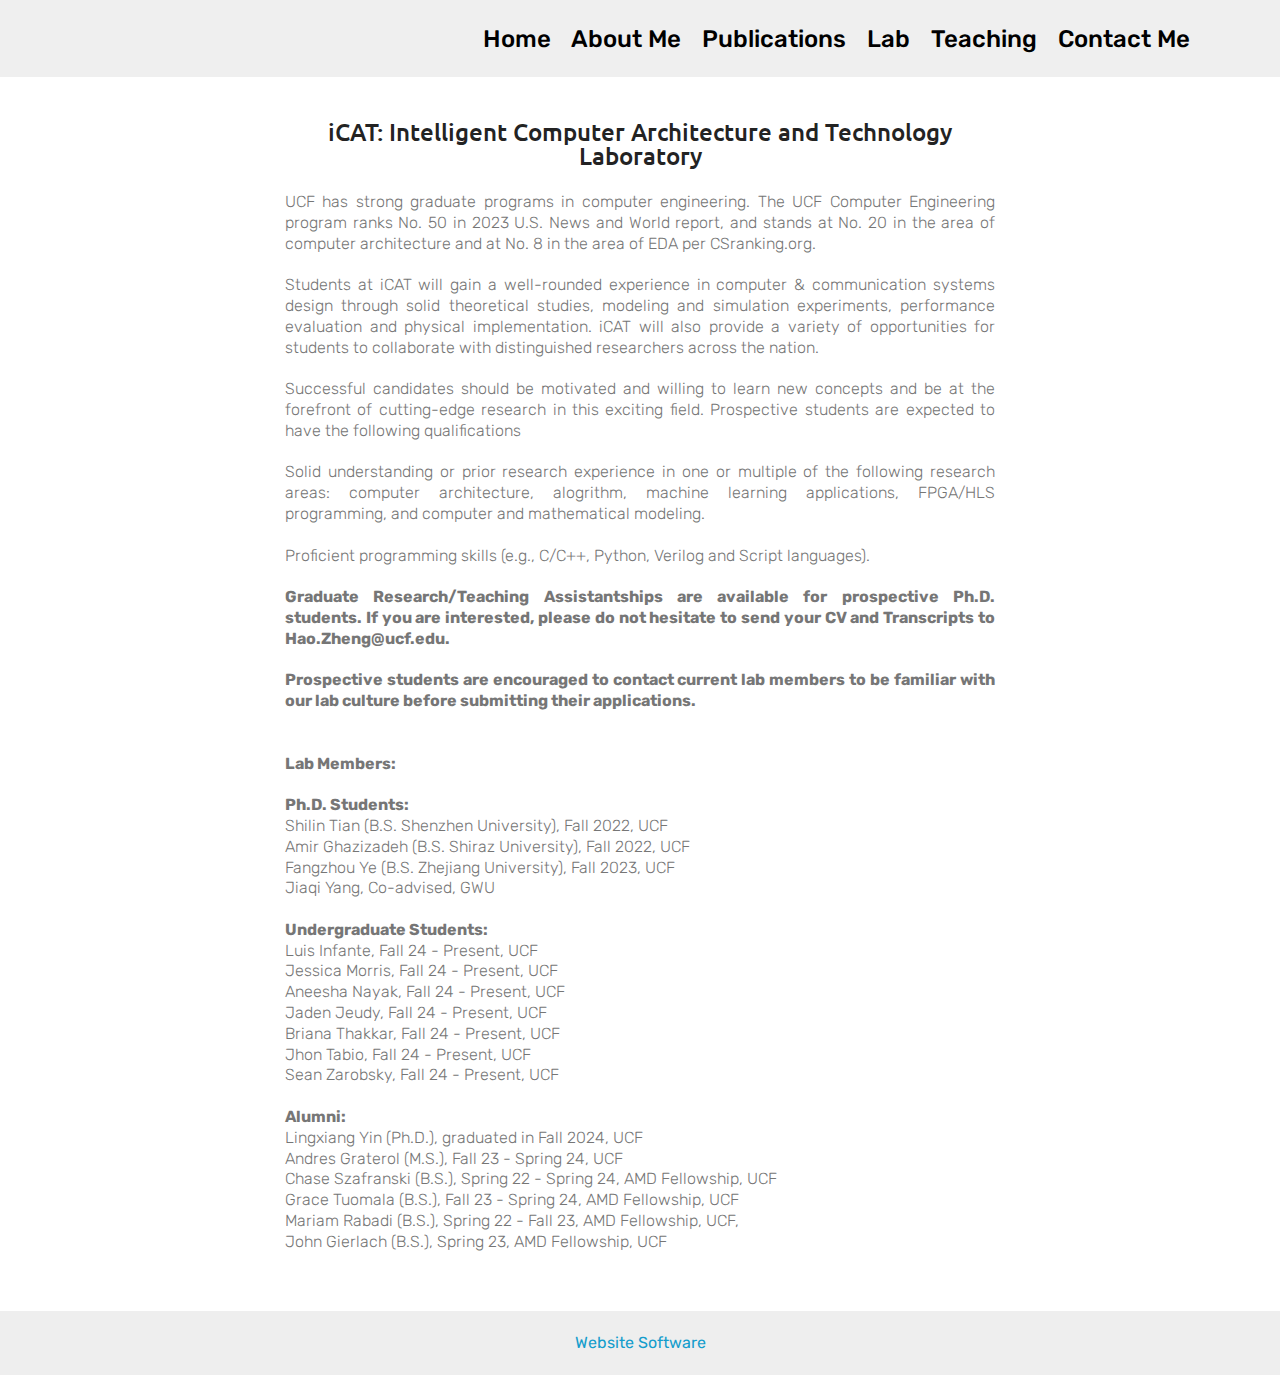
<file: lab.html>
<!DOCTYPE html>
<html  >
<head>
  <!-- Site made with Mobirise Website Builder v6.0.1, https://mobirise.com -->
  <meta charset="UTF-8">
  <meta http-equiv="X-UA-Compatible" content="IE=edge">
  <meta name="generator" content="Mobirise v6.0.1, mobirise.com">
  <meta name="viewport" content="width=device-width, initial-scale=1, minimum-scale=1">
  <link rel="shortcut icon" href="assets/images/logo2.png" type="image/x-icon">
  <meta name="description" content="Website Creator Description">
  
  
  <title>Lab</title>
  <link rel="stylesheet" href="assets/web/assets/mobirise-icons/mobirise-icons.css">
  <link rel="stylesheet" href="assets/bootstrap/css/bootstrap.min.css">
  <link rel="stylesheet" href="assets/bootstrap/css/bootstrap-grid.min.css">
  <link rel="stylesheet" href="assets/bootstrap/css/bootstrap-reboot.min.css">
  <link rel="stylesheet" href="assets/tether/tether.min.css">
  <link rel="stylesheet" href="assets/dropdown/css/style.css">
  <link rel="stylesheet" href="assets/theme/css/style.css">
  <link rel="preload" href="https://fonts.googleapis.com/css?family=Ubuntu:300,300i,400,400i,500,500i,700,700i&display=swap" as="style" onload="this.onload=null;this.rel='stylesheet'">
  <noscript><link rel="stylesheet" href="https://fonts.googleapis.com/css?family=Ubuntu:300,300i,400,400i,500,500i,700,700i&display=swap"></noscript>
  <link rel="preload" href="https://fonts.googleapis.com/css?family=Rubik:300,400,500,600,700,800,900,300i,400i,500i,600i,700i,800i,900i&display=swap" as="style" onload="this.onload=null;this.rel='stylesheet'">
  <noscript><link rel="stylesheet" href="https://fonts.googleapis.com/css?family=Rubik:300,400,500,600,700,800,900,300i,400i,500i,600i,700i,800i,900i&display=swap"></noscript>
  <link rel="preload" as="style" href="assets/mobirise/css/mbr-additional.css?v=ICN0uT"><link rel="stylesheet" href="assets/mobirise/css/mbr-additional.css?v=ICN0uT" type="text/css">

  
  
  
</head>
<body>

<!-- Analytics -->
<!-- Global site tag (gtag.js) - Google Analytics -->
<script async src="https://www.googletagmanager.com/gtag/js?id=UA-135435395-1"></script>
<script>
  window.dataLayer = window.dataLayer || [];
  function gtag(){dataLayer.push(arguments);}
  gtag('js', new Date());

  gtag('config', 'UA-135435395-1');
</script>

<!-- /Analytics -->


  
  <section class="menu cid-rjv3yyZnbB" once="menu" id="menu2-1h">

    

    <nav class="navbar navbar-expand beta-menu navbar-dropdown align-items-center navbar-fixed-top navbar-toggleable-sm">
        <button class="navbar-toggler navbar-toggler-right" type="button" data-toggle="collapse" data-target="#navbarSupportedContent" aria-controls="navbarSupportedContent" aria-expanded="false" aria-label="Toggle navigation">
            <div class="hamburger">
                <span></span>
                <span></span>
                <span></span>
                <span></span>
            </div>
        </button>
        <div class="menu-logo">
            <div class="navbar-brand">
                
                
            </div>
        </div>
        <div class="collapse navbar-collapse" id="navbarSupportedContent">
            <ul class="navbar-nav nav-dropdown nav-right navbar-nav-top-padding" data-app-modern-menu="true"><li class="nav-item">
                    <a class="nav-link link text-black display-4" href="index.html">Home</a>
                </li><li class="nav-item"><a class="nav-link link text-black display-4" href="index.html#testimonials-slider1-1c">About Me</a></li><li class="nav-item"><a class="nav-link link text-black display-4" href="Publications.html">Publications<br></a></li><li class="nav-item"><a class="nav-link link text-black display-4" href="lab.html">Lab<br></a></li><li class="nav-item"><a class="nav-link link text-black display-4" href="teaching.html">Teaching<br></a></li><li class="nav-item"></li>
                <li class="nav-item">
                    <a class="nav-link link text-black display-4" href="index.html#form4-d">Contact Me<br></a>
                </li></ul>
            
        </div>
    </nav>
</section>

<section class="mbr-section content4 cid-sHOHvPQL5j" id="content4-1i">

    

    <div class="container">
        <div class="media-container-row">
            <div class="title col-12 col-md-8">
                <h2 class="align-center pb-3 mbr-fonts-style display-5">iCAT: Intelligent Computer Architecture and Technology Laboratory</h2>
                <h3 class="mbr-section-subtitle align-center mbr-light mbr-fonts-style display-7">UCF has strong graduate programs in computer engineering. The UCF Computer Engineering program ranks No. 50 in 2023 U.S. News and World report, and stands at No. 20 in the area of computer architecture and at No. 8 in the area of EDA per CSranking.org.<br><br>Students at iCAT will gain a well-rounded experience in computer &amp; communication systems design through solid theoretical studies, modeling and simulation experiments, performance evaluation and physical implementation. iCAT will also provide a variety of opportunities for students to collaborate with distinguished researchers across the nation.<br><br>Successful candidates should be motivated and willing to learn new concepts and be at the forefront of cutting-edge research in this exciting field. Prospective students are expected to have the following qualifications<br><br><div>Solid understanding or prior research experience in one or multiple of the following research areas: computer architecture, alogrithm, machine learning applications, FPGA/HLS programming, and computer and mathematical modeling.</div><div><br></div><div>Proficient programming skills (e.g., C/C++, Python, Verilog and Script languages).</div><br><div><strong>Graduate Research/Teaching Assistantships are available for prospective Ph.D. students. If you are interested, please do not hesitate to send your CV and Transcripts to Hao.Zheng@ucf.edu.&nbsp;</strong></div><br><div><strong>Prospective students are encouraged to contact current lab members to be familiar with our lab culture before submitting their applications.&nbsp;</strong></div><div><br></div><br><div><strong>Lab Members:&nbsp;<br></strong><br><strong>Ph.D. Students:</strong><br>Shilin Tian (B.S. Shenzhen University), Fall 2022, UCF</div><div>Amir Ghazizadeh (B.S. Shiraz<span style="font-size: 1rem;">&nbsp;University), Fall 2022, UCF</span></div><div>Fangzhou Ye (B.S. Zhejiang University), Fall 2023, UCF<br>Jiaqi Yang, Co-advised, GWU</div><div><div><br><strong>Undergraduate Students:</strong></div></div>Luis Infante, Fall 24 - Present, UCF<div>Jessica Morris, Fall 24 - Present, UCF</div><div>Aneesha Nayak, Fall 24 - Present, UCF</div><div>Jaden Jeudy, Fall 24 - Present, UCF</div><div>Briana Thakkar, Fall 24 - Present, UCF</div><div>Jhon Tabio, Fall 24 - Present, UCF</div><div>Sean Zarobsky, Fall 24 - Present, UCF<br><div><br></div><div><strong>Alumni:</strong></div></div><div>Lingxiang Yin (Ph.D.), graduated in Fall 2024, UCF</div><div>Andres Graterol (M.S.), Fall 23 - Spring 24, UCF</div><div>Chase Szafranski (B.S.), Spring 22 - Spring 24, AMD Fellowship, UCF</div><div>Grace Tuomala (B.S.), Fall 23 - Spring 24, AMD Fellowship, UCF</div><div>Mariam Rabadi (B.S.), Spring 22 - Fall 23, AMD Fellowship, UCF,&nbsp;</div><div>John Gierlach (B.S.), Spring 23, AMD Fellowship, UCF</div><div><br></div></h3>
                
            </div>
        </div>
    </div>
</section><section class="display-7" style="padding: 0;align-items: center;justify-content: center;flex-wrap: wrap;    align-content: center;display: flex;position: relative;height: 4rem;"><a href="https://mobiri.se/981887" style="flex: 1 1;height: 4rem;position: absolute;width: 100%;z-index: 1;"><img alt="" style="height: 4rem;" src="[data-uri]"></a><p style="margin: 0;text-align: center;" class="display-7">&#8204;</p><a style="z-index:1" href="https://mobirise.com"> Website Software</a></section><script src="assets/popper/popper.min.js"></script>  <script src="assets/web/assets/jquery/jquery.min.js"></script>  <script src="assets/bootstrap/js/bootstrap.min.js"></script>  <script src="assets/tether/tether.min.js"></script>  <script src="assets/smoothscroll/smooth-scroll.js"></script>  <script src="assets/dropdown/js/nav-dropdown.js"></script>  <script src="assets/dropdown/js/navbar-dropdown.js"></script>  <script src="assets/touchswipe/jquery.touch-swipe.min.js"></script>  <script src="assets/theme/js/script.js"></script>  
  
  
</body>
</html>
</file>
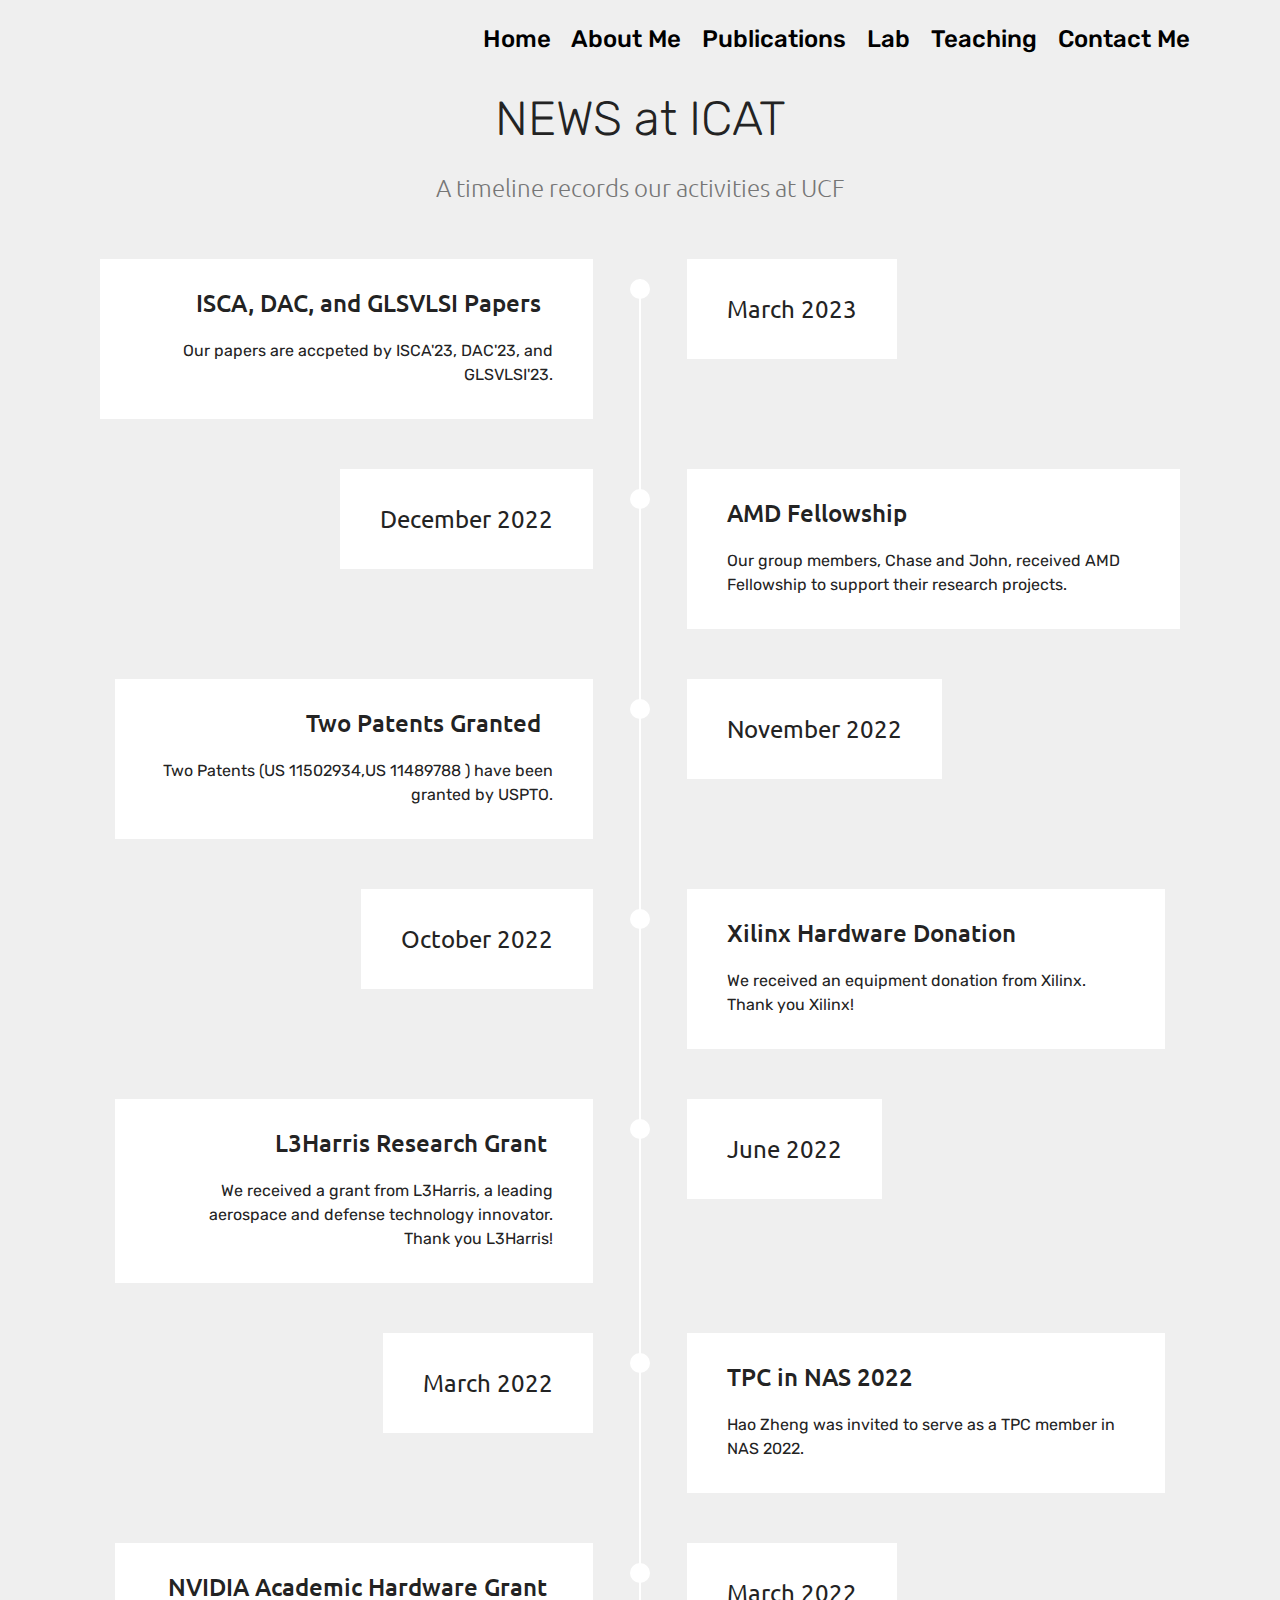
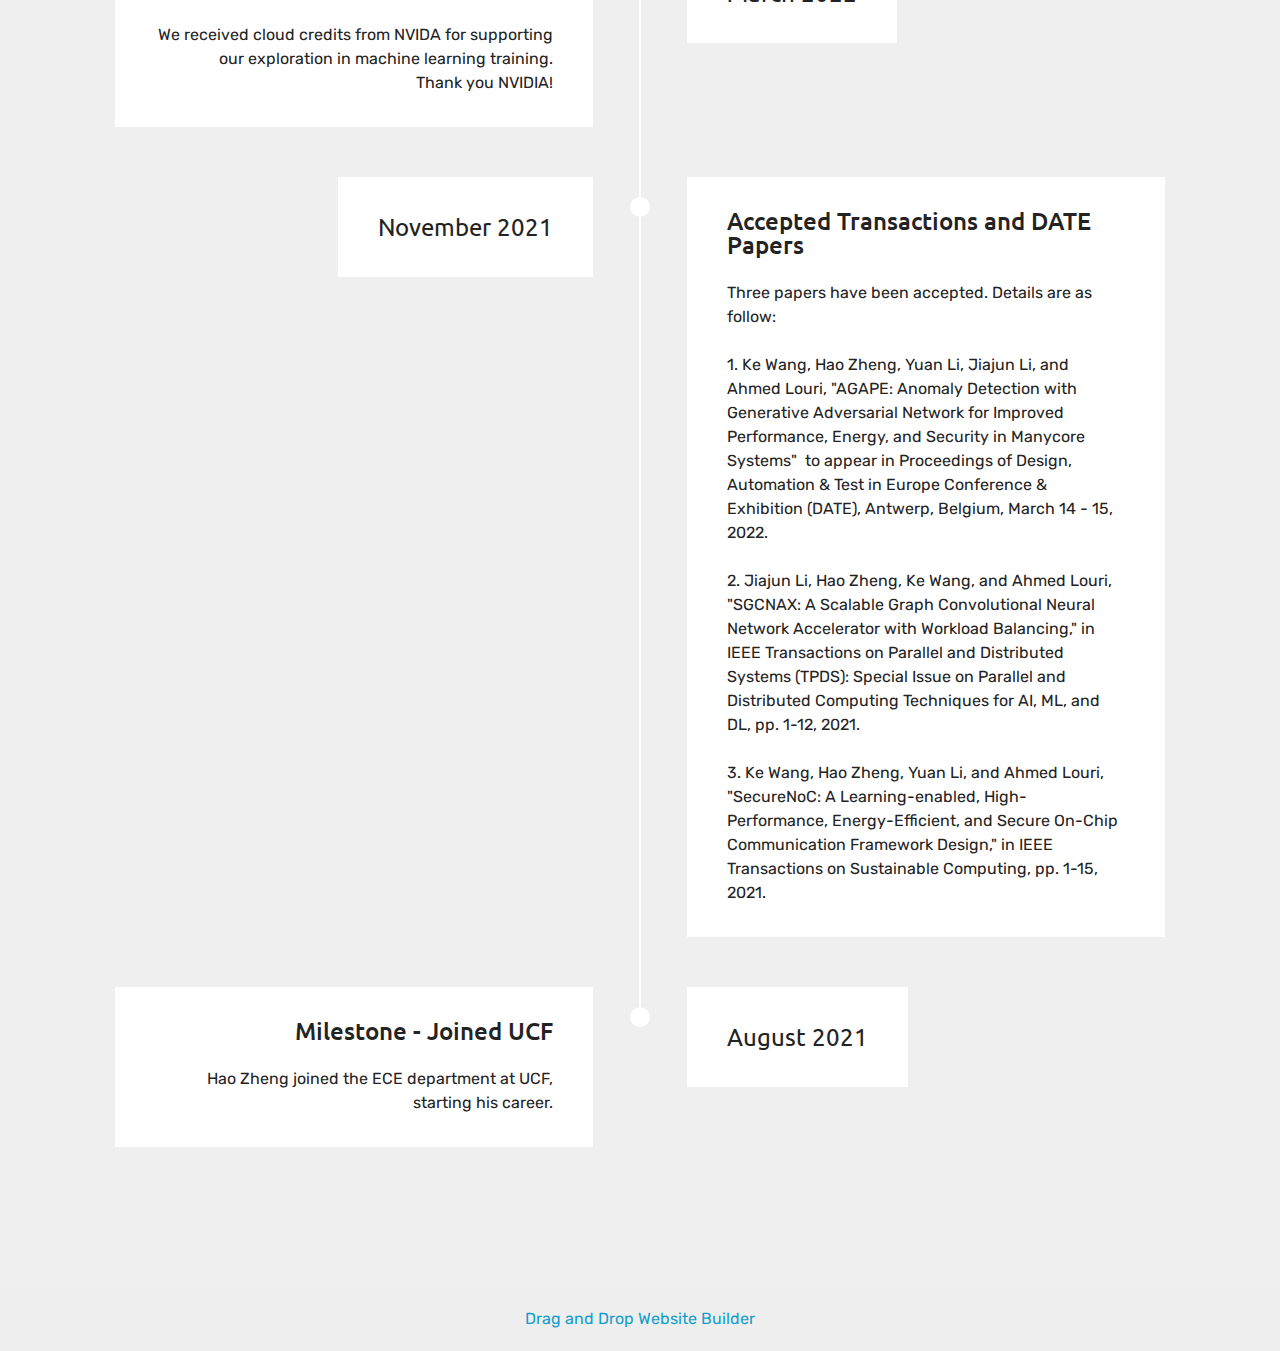
<file: News.html>
<!DOCTYPE html>
<html  >
<head>
  <!-- Site made with Mobirise Website Builder v6.0.1, https://mobirise.com -->
  <meta charset="UTF-8">
  <meta http-equiv="X-UA-Compatible" content="IE=edge">
  <meta name="generator" content="Mobirise v6.0.1, mobirise.com">
  <meta name="viewport" content="width=device-width, initial-scale=1, minimum-scale=1">
  <link rel="shortcut icon" href="assets/images/logo2.png" type="image/x-icon">
  <meta name="description" content="Site Generator Description">
  
  
  <title>News</title>
  <link rel="stylesheet" href="assets/web/assets/mobirise-icons/mobirise-icons.css">
  <link rel="stylesheet" href="assets/bootstrap/css/bootstrap.min.css">
  <link rel="stylesheet" href="assets/bootstrap/css/bootstrap-grid.min.css">
  <link rel="stylesheet" href="assets/bootstrap/css/bootstrap-reboot.min.css">
  <link rel="stylesheet" href="assets/tether/tether.min.css">
  <link rel="stylesheet" href="assets/dropdown/css/style.css">
  <link rel="stylesheet" href="assets/theme/css/style.css">
  <link rel="preload" href="https://fonts.googleapis.com/css?family=Ubuntu:300,300i,400,400i,500,500i,700,700i&display=swap" as="style" onload="this.onload=null;this.rel='stylesheet'">
  <noscript><link rel="stylesheet" href="https://fonts.googleapis.com/css?family=Ubuntu:300,300i,400,400i,500,500i,700,700i&display=swap"></noscript>
  <link rel="preload" href="https://fonts.googleapis.com/css?family=Rubik:300,400,500,600,700,800,900,300i,400i,500i,600i,700i,800i,900i&display=swap" as="style" onload="this.onload=null;this.rel='stylesheet'">
  <noscript><link rel="stylesheet" href="https://fonts.googleapis.com/css?family=Rubik:300,400,500,600,700,800,900,300i,400i,500i,600i,700i,800i,900i&display=swap"></noscript>
  <link rel="preload" as="style" href="assets/mobirise/css/mbr-additional.css?v=oZL0p1"><link rel="stylesheet" href="assets/mobirise/css/mbr-additional.css?v=oZL0p1" type="text/css">

  
  
  
</head>
<body>

<!-- Analytics -->
<!-- Global site tag (gtag.js) - Google Analytics -->
<script async src="https://www.googletagmanager.com/gtag/js?id=UA-135435395-1"></script>
<script>
  window.dataLayer = window.dataLayer || [];
  function gtag(){dataLayer.push(arguments);}
  gtag('js', new Date());

  gtag('config', 'UA-135435395-1');
</script>

<!-- /Analytics -->


  
  <section class="menu cid-rjv3yyZnbB" once="menu" id="menu2-1m">

    

    <nav class="navbar navbar-expand beta-menu navbar-dropdown align-items-center navbar-fixed-top navbar-toggleable-sm">
        <button class="navbar-toggler navbar-toggler-right" type="button" data-toggle="collapse" data-target="#navbarSupportedContent" aria-controls="navbarSupportedContent" aria-expanded="false" aria-label="Toggle navigation">
            <div class="hamburger">
                <span></span>
                <span></span>
                <span></span>
                <span></span>
            </div>
        </button>
        <div class="menu-logo">
            <div class="navbar-brand">
                
                
            </div>
        </div>
        <div class="collapse navbar-collapse" id="navbarSupportedContent">
            <ul class="navbar-nav nav-dropdown nav-right navbar-nav-top-padding" data-app-modern-menu="true"><li class="nav-item">
                    <a class="nav-link link text-black display-4" href="index.html">Home</a>
                </li><li class="nav-item"><a class="nav-link link text-black display-4" href="index.html#testimonials-slider1-1c">About Me</a></li><li class="nav-item"><a class="nav-link link text-black display-4" href="Publications.html">Publications<br></a></li><li class="nav-item"><a class="nav-link link text-black display-4" href="lab.html">Lab<br></a></li><li class="nav-item"><a class="nav-link link text-black display-4" href="teaching.html">Teaching<br></a></li><li class="nav-item"></li>
                <li class="nav-item">
                    <a class="nav-link link text-black display-4" href="index.html#form4-d">Contact Me<br></a>
                </li></ul>
            
        </div>
    </nav>
</section>

<section class="timeline1 cid-t1u5PY03pY" id="timeline1-1p">

    

    

    <div class="container align-center">
        <h2 class="mbr-section-title pb-3 mbr-fonts-style display-2">
            NEWS at ICAT</h2>
        <h3 class="mbr-section-subtitle pb-5 mbr-fonts-style display-5">
            A timeline records our activities at UCF</h3>
        
<div class="container timelines-container" mbri-timelines="">
    <div class="row timeline-element reverse separline">
                 <div class="timeline-date-panel col-xs-12 col-md-6  align-left">         
                    <div class="time-line-date-content">
                        <p class="mbr-timeline-date mbr-fonts-style display-5">March 2023  
                        </p>
                    </div>
                </div>
           <span class="iconBackground"></span>
            <div class="col-xs-12 col-md-6 align-right">
                <div class="timeline-text-content">
                    <h4 class="mbr-timeline-title pb-3 mbr-fonts-style display-5">ISCA, DAC, and GLSVLSI Papers &nbsp;</h4>
                    <p class="mbr-timeline-text mbr-fonts-style display-7">
                        Our papers are accpeted by ISCA'23, DAC'23, and GLSVLSI'23. </p>
                 </div>
            </div>
            </div>  
    
        
        
        <div class="row timeline-element separline">
                <div class="timeline-date-panel col-xs-12 col-md-6 align-right">
                    <div class="time-line-date-content">
                        <p class="mbr-timeline-date mbr-fonts-style display-5">
                            December 2022</p>
                    </div>
                </div>
                <span class="iconBackground"></span>
                <div class="col-xs-12 col-md-6 align-left ">
                    <div class="timeline-text-content">
                        <h4 class="mbr-timeline-title pb-3 mbr-fonts-style display-5">AMD Fellowship</h4>
                        <p class="mbr-timeline-text mbr-fonts-style display-7">Our group members, Chase and John, received AMD Fellowship to support their research projects.</p>
                    </div>
                </div>
</div>

<div class="container timelines-container" mbri-timelines="">
    <div class="row timeline-element reverse separline">
                 <div class="timeline-date-panel col-xs-12 col-md-6  align-left">         
                    <div class="time-line-date-content">
                        <p class="mbr-timeline-date mbr-fonts-style display-5">November 2022  
                        </p>
                    </div>
                </div>
           <span class="iconBackground"></span>
            <div class="col-xs-12 col-md-6 align-right">
                <div class="timeline-text-content">
                    <h4 class="mbr-timeline-title pb-3 mbr-fonts-style display-5">Two Patents Granted &nbsp;</h4>
                    <p class="mbr-timeline-text mbr-fonts-style display-7">
                        Two Patents (US 11502934,US 11489788 ) have been granted by USPTO. </p>
                 </div>
            </div>
            </div>  
    
    
    
            <div class="row timeline-element separline">
                <div class="timeline-date-panel col-xs-12 col-md-6 align-right">
                    <div class="time-line-date-content">
                        <p class="mbr-timeline-date mbr-fonts-style display-5">
                            October 2022</p>
                    </div>
                </div>
                <span class="iconBackground"></span>
                <div class="col-xs-12 col-md-6 align-left ">
                    <div class="timeline-text-content">
                        <h4 class="mbr-timeline-title pb-3 mbr-fonts-style display-5">Xilinx Hardware Donation</h4>
                        <p class="mbr-timeline-text mbr-fonts-style display-7">We received an equipment donation from Xilinx.<br>Thank you Xilinx!</p>
                    </div>
                </div>
</div>
            
<div class="row timeline-element reverse separline">
                 <div class="timeline-date-panel col-xs-12 col-md-6  align-left">         
                    <div class="time-line-date-content">
                        <p class="mbr-timeline-date mbr-fonts-style display-5">June 2022  
                        </p>
                    </div>
                </div>
           <span class="iconBackground"></span>
            <div class="col-xs-12 col-md-6 align-right">
                <div class="timeline-text-content">
                    <h4 class="mbr-timeline-title pb-3 mbr-fonts-style display-5">L3Harris Research Grant&nbsp;</h4>
                    <p class="mbr-timeline-text mbr-fonts-style display-7">
                        We received a grant from L3Harris, a leading aerospace and defense technology innovator. <br>Thank you L3Harris!</p>
                 </div>
            </div>
            </div>
            
<div class="row timeline-element separline">
                <div class="timeline-date-panel col-xs-12 col-md-6 align-right">
                    <div class="time-line-date-content">
                        <p class="mbr-timeline-date mbr-fonts-style display-5">
                            March 2022</p>
                    </div>
                </div>
                <span class="iconBackground"></span>
                <div class="col-xs-12 col-md-6 align-left ">
                    <div class="timeline-text-content">
                        <h4 class="mbr-timeline-title pb-3 mbr-fonts-style display-5">TPC in NAS 2022</h4>
                        <p class="mbr-timeline-text mbr-fonts-style display-7">Hao Zheng was invited to serve as a TPC member in NAS 2022.</p>
                    </div>
                </div>
            </div>
            
            <!--1-->
            <div class="row timeline-element reverse separline">
                 <div class="timeline-date-panel col-xs-12 col-md-6  align-left">         
                    <div class="time-line-date-content">
                        <p class="mbr-timeline-date mbr-fonts-style display-5">March 2022  
                        </p>
                    </div>
                </div>
           <span class="iconBackground"></span>
            <div class="col-xs-12 col-md-6 align-right">
                <div class="timeline-text-content">
                    <h4 class="mbr-timeline-title pb-3 mbr-fonts-style display-5">NVIDIA Academic Hardware Grant&nbsp;</h4>
                    <p class="mbr-timeline-text mbr-fonts-style display-7">
                        We received cloud credits from NVIDA for supporting our exploration in machine learning training. <br>Thank you NVIDIA!</p>
                 </div>
            </div>
            </div>
            <!--2-->
            <div class="row timeline-element separline">
                <div class="timeline-date-panel col-xs-12 col-md-6 align-right">
                    <div class="time-line-date-content">
                        <p class="mbr-timeline-date mbr-fonts-style display-5">
                            November 2021</p>
                    </div>
                </div>
                <span class="iconBackground"></span>
                <div class="col-xs-12 col-md-6 align-left ">
                    <div class="timeline-text-content">
                        <h4 class="mbr-timeline-title pb-3 mbr-fonts-style display-5">Accepted Transactions and DATE Papers</h4>
                        <p class="mbr-timeline-text mbr-fonts-style display-7">Three papers have been accepted. Details are as follow:<br><br>1.&nbsp;Ke Wang, Hao Zheng, Yuan Li, Jiajun Li, and Ahmed Louri, "AGAPE: Anomaly Detection with Generative Adversarial Network for Improved Performance, Energy, and Security in Manycore Systems" &nbsp;to appear in Proceedings of Design, Automation &amp; Test in Europe Conference &amp; Exhibition (DATE), Antwerp, Belgium, March 14 - 15, 2022.<br><br>2.&nbsp;Jiajun Li, Hao Zheng, Ke Wang, and Ahmed Louri, "SGCNAX: A Scalable Graph Convolutional Neural Network Accelerator with Workload Balancing," in IEEE Transactions on Parallel and Distributed Systems (TPDS): Special Issue on Parallel and Distributed Computing Techniques for AI, ML, and DL, pp. 1-12, 2021.<br><br>3.&nbsp;Ke Wang, Hao Zheng, Yuan Li, and Ahmed Louri, "SecureNoC: A Learning-enabled, High-Performance, Energy-Efficient, and Secure On-Chip Communication Framework Design," in IEEE Transactions on Sustainable Computing, pp. 1-15, 2021.</p>
                    </div>
                </div>
            </div>
            <!--3-->
            <div class="row timeline-element reverse">
                <div class="timeline-date-panel col-xs-12 col-md-6  align-left">
                    <div class="time-line-date-content">
                        <p class="mbr-timeline-date mbr-fonts-style display-5">
                            August 2021</p>
                    </div>
                </div>
                <span class="iconBackground"></span>
                <div class="col-xs-12 col-md-6 align-right">
                    <div class="timeline-text-content">
                        <h4 class="mbr-timeline-title pb-3 mbr-fonts-style display-5">
                            Milestone - Joined UCF</h4>      
                        <p class="mbr-timeline-text mbr-fonts-style display-7">
                            Hao Zheng joined the ECE department at UCF, starting his career.</p>
                    </div>
                </div>
            </div>
            <!--4-->
            
            <!--5-->
            
            <!--6-->
            
            <!--7-->
            
            <!--8-->
            
            <!--9-->
            
            <!--10-->
            
            <!--11-->
            
            <!--12-->
            
        </div>
    </div>
</div></section><section class="display-7" style="padding: 0;align-items: center;justify-content: center;flex-wrap: wrap;    align-content: center;display: flex;position: relative;height: 4rem;"><a href="https://mobiri.se/981887" style="flex: 1 1;height: 4rem;position: absolute;width: 100%;z-index: 1;"><img alt="" style="height: 4rem;" src="[data-uri]"></a><p style="margin: 0;text-align: center;" class="display-7">&#8204;</p><a style="z-index:1" href="https://mobirise.com/drag-drop-website-builder.html">Drag and Drop Website Builder</a></section><script src="assets/popper/popper.min.js"></script>  <script src="assets/web/assets/jquery/jquery.min.js"></script>  <script src="assets/bootstrap/js/bootstrap.min.js"></script>  <script src="assets/tether/tether.min.js"></script>  <script src="assets/smoothscroll/smooth-scroll.js"></script>  <script src="assets/dropdown/js/nav-dropdown.js"></script>  <script src="assets/dropdown/js/navbar-dropdown.js"></script>  <script src="assets/touchswipe/jquery.touch-swipe.min.js"></script>  <script src="assets/theme/js/script.js"></script>  
  
  
</body>
</html>
</file>
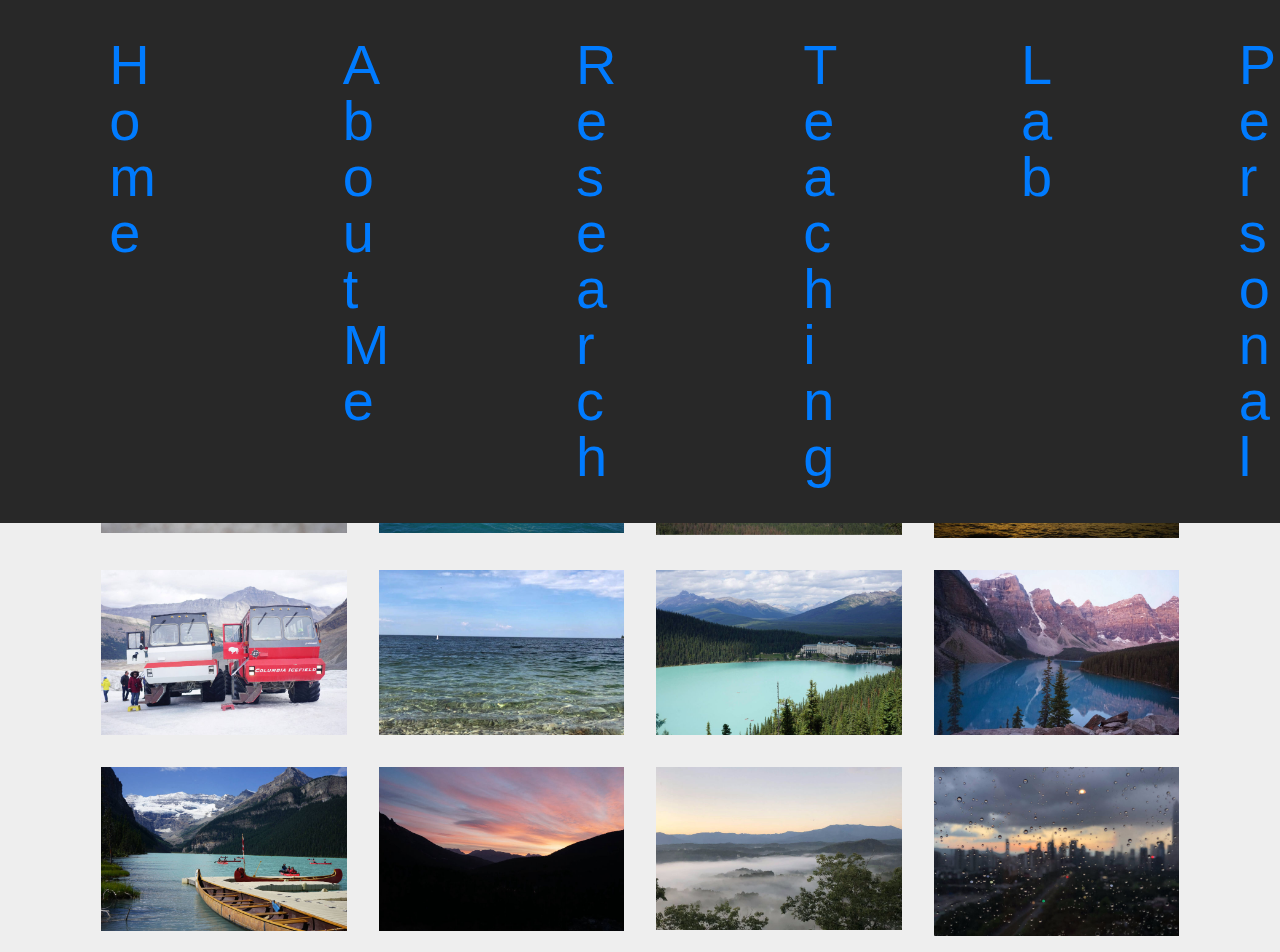
<file: page1.html>
<!DOCTYPE html>
<html >
<head>
  <!-- Site made with Mobirise Website Builder v4.8.8, https://mobirise.com -->
  <meta charset="UTF-8">
  <meta http-equiv="X-UA-Compatible" content="IE=edge">
  <meta name="generator" content="Mobirise v4.8.8, mobirise.com">
  <meta name="viewport" content="width=device-width, initial-scale=1, minimum-scale=1">
  <link rel="shortcut icon" href="assets/images/logo2.png" type="image/x-icon">
  <meta name="description" content="Web Site Generator Description">
  <title>Personal</title>
  <link rel="stylesheet" href="assets/web/assets/mobirise-icons/mobirise-icons.css">
  <link rel="stylesheet" href="assets/bootstrap/css/bootstrap.min.css">
  <link rel="stylesheet" href="assets/bootstrap/css/bootstrap-grid.min.css">
  <link rel="stylesheet" href="assets/bootstrap/css/bootstrap-reboot.min.css">
  <link rel="stylesheet" href="assets/dropdown/css/style.css">
  <link rel="stylesheet" href="assets/tether/tether.min.css">
  <link rel="stylesheet" href="assets/theme/css/style.css">
  <link rel="stylesheet" href="assets/gallery/style.css">
  <link rel="stylesheet" href="assets/mobirise/css/mbr-additional.css" type="text/css">
  
  
  
</head>
<body>

<!-- Google Analytics -->
<!-- Global site tag (gtag.js) - Google Analytics -->
<script async src="https://www.googletagmanager.com/gtag/js?id=UA-135435395-1"></script>
<script>
  window.dataLayer = window.dataLayer || [];
  function gtag(){dataLayer.push(arguments);}
  gtag('js', new Date());

  gtag('config', 'UA-135435395-1');
</script>

<!-- /Google Analytics -->


  <section class="menu cid-rjv3yyZnbB" once="menu" id="menu2-h">

    

    <nav class="navbar navbar-expand beta-menu navbar-dropdown align-items-center navbar-fixed-top navbar-toggleable-sm">
        <button class="navbar-toggler navbar-toggler-right" type="button" data-toggle="collapse" data-target="#navbarSupportedContent" aria-controls="navbarSupportedContent" aria-expanded="false" aria-label="Toggle navigation">
            <div class="hamburger">
                <span></span>
                <span></span>
                <span></span>
                <span></span>
            </div>
        </button>
        <div class="menu-logo">
            <div class="navbar-brand">
                
                
            </div>
        </div>
        <div class="collapse navbar-collapse" id="navbarSupportedContent">
            <ul class="navbar-nav nav-dropdown nav-right navbar-nav-top-padding" data-app-modern-menu="true"><li class="nav-item">
                    <a class="nav-link link text-black display-4" href="index.html#header3-3">Home</a>
                </li><li class="nav-item"><a class="nav-link link text-black display-4" href="index.html#content4-b">About Me</a></li><li class="nav-item"><a class="nav-link link text-black display-4" href="index.html#content11-9">Research<br></a></li><li class="nav-item"><a class="nav-link link text-black display-4" href="page4.html">Teaching<br></a></li><li class="nav-item"><a class="nav-link link text-black display-4" href="page5.html">Lab</a></li><li class="nav-item"><a class="nav-link link text-black display-4" href="page1.html">Personal<br></a></li>
                <li class="nav-item">
                    <a class="nav-link link text-black display-4" href="index.html#form4-d">Contact Me<br></a>
                </li></ul>
            
        </div>
    </nav>
</section>

<section class="engine"><a href="https://mobirise.info/h">create a web page</a></section><section class="mbr-section content4 cid-rjvCNc9mDV" id="content4-o">

    

    <div class="container">
        <div class="media-container-row">
            <div class="title col-12 col-md-8">
                <h2 class="align-center pb-3 mbr-fonts-style display-2">Gallery</h2>
                <h3 class="mbr-section-subtitle align-center mbr-light mbr-fonts-style display-5">My beloved kitty - Tangyuan;<br></h3>
                
            </div>
        </div>
    </div>
</section>

<section class="mbr-gallery mbr-slider-carousel cid-rjvz1S0Xy0" id="gallery2-m">

    

    <div class="container">
        <div><!-- Filter --><!-- Gallery --><div class="mbr-gallery-row"><div class="mbr-gallery-layout-default"><div><div><div class="mbr-gallery-item mbr-gallery-item--p2" data-video-url="false" data-tags="Awesome"><div href="#lb-gallery2-m" data-slide-to="0" data-toggle="modal"><img src="assets/images/img-8481-1616x1080-800x535.jpg" alt="" title=""><span class="icon-focus"></span></div></div><div class="mbr-gallery-item mbr-gallery-item--p2" data-video-url="false" data-tags="Responsive"><div href="#lb-gallery2-m" data-slide-to="1" data-toggle="modal"><img src="assets/images/0263d4d8-2148-4f0b-83d5-22d9bdea7ea7-1616x1080-800x535.jpg" alt="" title=""><span class="icon-focus"></span></div></div><div class="mbr-gallery-item mbr-gallery-item--p2" data-video-url="false" data-tags="Creative"><div href="#lb-gallery2-m" data-slide-to="2" data-toggle="modal"><img src="assets/images/img-8496-742x754-410x278.jpg" alt="" title=""><span class="icon-focus"></span></div></div><div class="mbr-gallery-item mbr-gallery-item--p2" data-video-url="false" data-tags="Animated"><div href="#lb-gallery2-m" data-slide-to="3" data-toggle="modal"><img src="assets/images/img-8494-724x747-501x348.jpg" alt="" title=""><span class="icon-focus"></span></div></div><div class="mbr-gallery-item mbr-gallery-item--p2" data-video-url="false" data-tags="Awesome"><div href="#lb-gallery2-m" data-slide-to="4" data-toggle="modal"><img src="assets/images/54e5d498-b55a-499a-a35c-e91657d6f753-1616x1080-800x535.jpg" alt="" title=""><span class="icon-focus"></span></div></div><div class="mbr-gallery-item mbr-gallery-item--p2" data-video-url="false" data-tags="Awesome"><div href="#lb-gallery2-m" data-slide-to="5" data-toggle="modal"><img src="assets/images/img-8594-1616x1080-800x535.jpg" alt="" title=""><span class="icon-focus"></span></div></div><div class="mbr-gallery-item mbr-gallery-item--p2" data-video-url="false" data-tags="Responsive"><div href="#lb-gallery2-m" data-slide-to="6" data-toggle="modal"><img src="assets/images/img-18-1334x890-800x534.jpg" alt="" title=""><span class="icon-focus"></span></div></div><div class="mbr-gallery-item mbr-gallery-item--p2" data-video-url="false" data-tags="Animated"><div href="#lb-gallery2-m" data-slide-to="7" data-toggle="modal"><img src="assets/images/org-dsc04746-2000x1333-800x533.jpg" alt="" title=""><span class="icon-focus"></span></div></div></div></div><div class="clearfix"></div></div></div><!-- Lightbox --><div data-app-prevent-settings="" class="mbr-slider modal fade carousel slide" tabindex="-1" data-keyboard="true" data-interval="false" id="lb-gallery2-m"><div class="modal-dialog"><div class="modal-content"><div class="modal-body"><div class="carousel-inner"><div class="carousel-item active"><img src="assets/images/img-8481-1616x1080.jpg" alt="" title=""></div><div class="carousel-item"><img src="assets/images/0263d4d8-2148-4f0b-83d5-22d9bdea7ea7-1616x1080.jpg" alt="" title=""></div><div class="carousel-item"><img src="assets/images/img-8496-742x754.jpg" alt="" title=""></div><div class="carousel-item"><img src="assets/images/img-8494-724x747.jpg" alt="" title=""></div><div class="carousel-item"><img src="assets/images/54e5d498-b55a-499a-a35c-e91657d6f753-1616x1080.jpg" alt="" title=""></div><div class="carousel-item"><img src="assets/images/img-8594-1616x1080.jpg" alt="" title=""></div><div class="carousel-item"><img src="assets/images/img-18-1334x890.jpg" alt="" title=""></div><div class="carousel-item"><img src="assets/images/org-dsc04746-2000x1333.jpg" alt="" title=""></div></div><a class="carousel-control carousel-control-prev" role="button" data-slide="prev" href="#lb-gallery2-m"><span class="mbri-left mbr-iconfont" aria-hidden="true"></span><span class="sr-only">Previous</span></a><a class="carousel-control carousel-control-next" role="button" data-slide="next" href="#lb-gallery2-m"><span class="mbri-right mbr-iconfont" aria-hidden="true"></span><span class="sr-only">Next</span></a><a class="close" href="#" role="button" data-dismiss="modal"><span class="sr-only">Close</span></a></div></div></div></div></div>
    </div>

</section>

<section class="mbr-gallery mbr-slider-carousel cid-rRtLZ0VWKF" id="gallery2-v">

    

    <div class="container">
        <div><!-- Filter --><!-- Gallery --><div class="mbr-gallery-row"><div class="mbr-gallery-layout-default"><div><div><div class="mbr-gallery-item mbr-gallery-item--p2" data-video-url="false" data-tags="Awesome"><div href="#lb-gallery2-v" data-slide-to="0" data-toggle="modal"><img src="assets/images/dsc05026-1616x1080-800x535.jpg" alt="" title=""><span class="icon-focus"></span></div></div><div class="mbr-gallery-item mbr-gallery-item--p2" data-video-url="false" data-tags="Responsive"><div href="#lb-gallery2-v" data-slide-to="1" data-toggle="modal"><img src="assets/images/img-1434-1280x960-800x535.jpg" alt="" title=""><span class="icon-focus"></span></div></div><div class="mbr-gallery-item mbr-gallery-item--p2" data-video-url="false" data-tags="Creative"><div href="#lb-gallery2-v" data-slide-to="2" data-toggle="modal"><img src="assets/images/dsc05647-1616x1080-800x535.jpg" alt="" title=""><span class="icon-focus"></span></div></div><div class="mbr-gallery-item mbr-gallery-item--p2" data-video-url="false" data-tags="Animated"><div href="#lb-gallery2-v" data-slide-to="3" data-toggle="modal"><img src="assets/images/img-3152-polarr-1616x1080-800x535.jpg" alt="" title=""><span class="icon-focus"></span></div></div><div class="mbr-gallery-item mbr-gallery-item--p2" data-video-url="false" data-tags="Awesome"><div href="#lb-gallery2-v" data-slide-to="4" data-toggle="modal"><img src="assets/images/dsc05510-1616x1080-800x535.jpg" alt="" title=""><span class="icon-focus"></span></div></div><div class="mbr-gallery-item mbr-gallery-item--p2" data-video-url="false" data-tags="Awesome"><div href="#lb-gallery2-v" data-slide-to="5" data-toggle="modal"><img src="assets/images/dsc05694-1616x1080-800x535.jpg" alt="" title=""><span class="icon-focus"></span></div></div><div class="mbr-gallery-item mbr-gallery-item--p2" data-video-url="false" data-tags="Responsive"><div href="#lb-gallery2-v" data-slide-to="6" data-toggle="modal"><img src="assets/images/img-2617-2000x1500-800x531.jpg" alt="" title=""><span class="icon-focus"></span></div></div><div class="mbr-gallery-item mbr-gallery-item--p2" data-video-url="false" data-tags="Animated"><div href="#lb-gallery2-v" data-slide-to="7" data-toggle="modal"><img src="assets/images/img-1298-2000x1500-800x551.jpg" alt="" title=""><span class="icon-focus"></span></div></div></div></div><div class="clearfix"></div></div></div><!-- Lightbox --><div data-app-prevent-settings="" class="mbr-slider modal fade carousel slide" tabindex="-1" data-keyboard="true" data-interval="false" id="lb-gallery2-v"><div class="modal-dialog"><div class="modal-content"><div class="modal-body"><div class="carousel-inner"><div class="carousel-item active"><img src="assets/images/dsc05026-1616x1080.jpg" alt="" title=""></div><div class="carousel-item"><img src="assets/images/img-1434-1280x960.jpg" alt="" title=""></div><div class="carousel-item"><img src="assets/images/dsc05647-1616x1080.jpg" alt="" title=""></div><div class="carousel-item"><img src="assets/images/img-3152-polarr-1616x1080.jpg" alt="" title=""></div><div class="carousel-item"><img src="assets/images/dsc05510-1616x1080.jpg" alt="" title=""></div><div class="carousel-item"><img src="assets/images/dsc05694-1616x1080.jpg" alt="" title=""></div><div class="carousel-item"><img src="assets/images/img-2617-2000x1500.jpg" alt="" title=""></div><div class="carousel-item"><img src="assets/images/img-1298-2000x1500.jpg" alt="" title=""></div></div><a class="carousel-control carousel-control-prev" role="button" data-slide="prev" href="#lb-gallery2-v"><span class="mbri-left mbr-iconfont" aria-hidden="true"></span><span class="sr-only">Previous</span></a><a class="carousel-control carousel-control-next" role="button" data-slide="next" href="#lb-gallery2-v"><span class="mbri-right mbr-iconfont" aria-hidden="true"></span><span class="sr-only">Next</span></a><a class="close" href="#" role="button" data-dismiss="modal"><span class="sr-only">Close</span></a></div></div></div></div></div>
    </div>

</section>


  <script src="assets/web/assets/jquery/jquery.min.js"></script>
  <script src="assets/popper/popper.min.js"></script>
  <script src="assets/bootstrap/js/bootstrap.min.js"></script>
  <script src="assets/masonry/masonry.pkgd.min.js"></script>
  <script src="assets/imagesloaded/imagesloaded.pkgd.min.js"></script>
  <script src="assets/smoothscroll/smooth-scroll.js"></script>
  <script src="assets/dropdown/js/nav-dropdown.js"></script>
  <script src="assets/dropdown/js/navbar-dropdown.js"></script>
  <script src="assets/tether/tether.min.js"></script>
  <script src="assets/vimeoplayer/jquery.mb.vimeo_player.js"></script>
  <script src="assets/bootstrapcarouselswipe/bootstrap-carousel-swipe.js"></script>
  <script src="assets/touchswipe/jquery.touch-swipe.min.js"></script>
  <script src="assets/theme/js/script.js"></script>
  <script src="assets/gallery/player.min.js"></script>
  <script src="assets/gallery/script.js"></script>
  <script src="assets/slidervideo/script.js"></script>
  
  
</body>
</html>
</file>
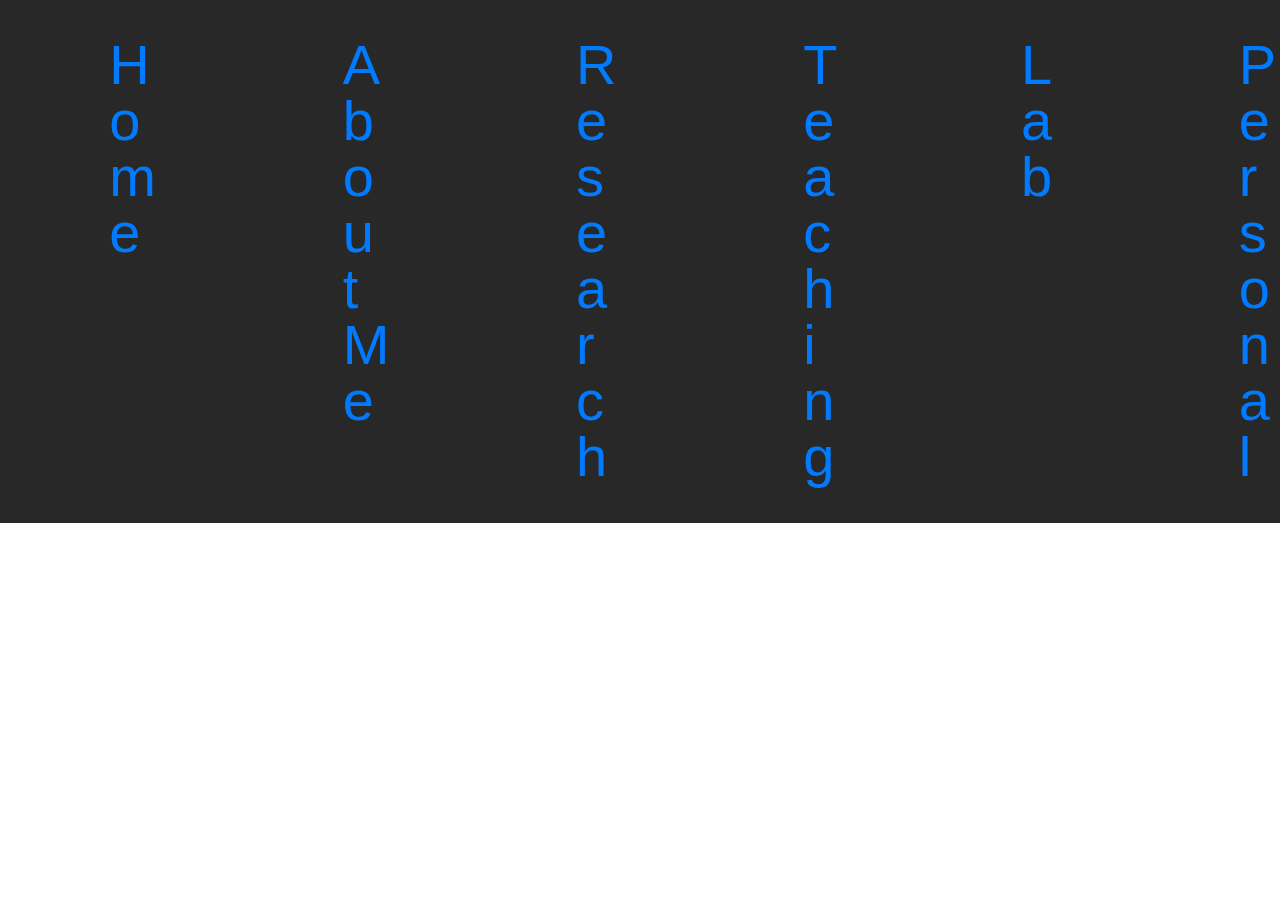
<file: page4.html>
<!DOCTYPE html>
<html >
<head>
  <!-- Site made with Mobirise Website Builder v4.8.8, https://mobirise.com -->
  <meta charset="UTF-8">
  <meta http-equiv="X-UA-Compatible" content="IE=edge">
  <meta name="generator" content="Mobirise v4.8.8, mobirise.com">
  <meta name="viewport" content="width=device-width, initial-scale=1, minimum-scale=1">
  <link rel="shortcut icon" href="assets/images/logo2.png" type="image/x-icon">
  <meta name="description" content="Web Page Builder Description">
  <title>Teaching</title>
  <link rel="stylesheet" href="assets/web/assets/mobirise-icons/mobirise-icons.css">
  <link rel="stylesheet" href="assets/bootstrap/css/bootstrap.min.css">
  <link rel="stylesheet" href="assets/bootstrap/css/bootstrap-grid.min.css">
  <link rel="stylesheet" href="assets/bootstrap/css/bootstrap-reboot.min.css">
  <link rel="stylesheet" href="assets/tether/tether.min.css">
  <link rel="stylesheet" href="assets/dropdown/css/style.css">
  <link rel="stylesheet" href="assets/theme/css/style.css">
  <link rel="stylesheet" href="assets/mobirise/css/mbr-additional.css" type="text/css">
  
  
  
</head>
<body>

<!-- Google Analytics -->
<!-- Global site tag (gtag.js) - Google Analytics -->
<script async src="https://www.googletagmanager.com/gtag/js?id=UA-135435395-1"></script>
<script>
  window.dataLayer = window.dataLayer || [];
  function gtag(){dataLayer.push(arguments);}
  gtag('js', new Date());

  gtag('config', 'UA-135435395-1');
</script>

<!-- /Google Analytics -->


  <section class="menu cid-rjv3yyZnbB" once="menu" id="menu2-1d">

    

    <nav class="navbar navbar-expand beta-menu navbar-dropdown align-items-center navbar-fixed-top navbar-toggleable-sm">
        <button class="navbar-toggler navbar-toggler-right" type="button" data-toggle="collapse" data-target="#navbarSupportedContent" aria-controls="navbarSupportedContent" aria-expanded="false" aria-label="Toggle navigation">
            <div class="hamburger">
                <span></span>
                <span></span>
                <span></span>
                <span></span>
            </div>
        </button>
        <div class="menu-logo">
            <div class="navbar-brand">
                
                
            </div>
        </div>
        <div class="collapse navbar-collapse" id="navbarSupportedContent">
            <ul class="navbar-nav nav-dropdown nav-right navbar-nav-top-padding" data-app-modern-menu="true"><li class="nav-item">
                    <a class="nav-link link text-black display-4" href="index.html#header3-3">Home</a>
                </li><li class="nav-item"><a class="nav-link link text-black display-4" href="index.html#content4-b">About Me</a></li><li class="nav-item"><a class="nav-link link text-black display-4" href="index.html#content11-9">Research<br></a></li><li class="nav-item"><a class="nav-link link text-black display-4" href="page4.html">Teaching<br></a></li><li class="nav-item"><a class="nav-link link text-black display-4" href="page5.html">Lab</a></li><li class="nav-item"><a class="nav-link link text-black display-4" href="page1.html">Personal<br></a></li>
                <li class="nav-item">
                    <a class="nav-link link text-black display-4" href="index.html#form4-d">Contact Me<br></a>
                </li></ul>
            
        </div>
    </nav>
</section>

<section class="engine"><a href="https://mobirise.info/z">best free website templates</a></section><section class="mbr-section article content11 cid-sHOBrJm4db" id="content11-1g">
     

    <div class="container">
        <div class="media-container-row">
            <div class="mbr-text counter-container col-12 col-md-8 mbr-fonts-style display-7">
                <div style="text-align: justify; font-size: 25px;"><strong>Teaching at UCF&nbsp;</strong></div><div style="text-align: justify;">&nbsp;--- Be a responsible educator</div><div style="text-align: justify; font-size: 25px;"><span style="font-size: 1rem;"><strong>EEL 4768 :&nbsp;</strong>Computer Architecture - Fall 2021</span></div>
            </div>
        </div>
    </div>
</section>


  <script src="assets/web/assets/jquery/jquery.min.js"></script>
  <script src="assets/popper/popper.min.js"></script>
  <script src="assets/bootstrap/js/bootstrap.min.js"></script>
  <script src="assets/tether/tether.min.js"></script>
  <script src="assets/smoothscroll/smooth-scroll.js"></script>
  <script src="assets/dropdown/js/nav-dropdown.js"></script>
  <script src="assets/dropdown/js/navbar-dropdown.js"></script>
  <script src="assets/touchswipe/jquery.touch-swipe.min.js"></script>
  <script src="assets/theme/js/script.js"></script>
  
  
</body>
</html>
</file>
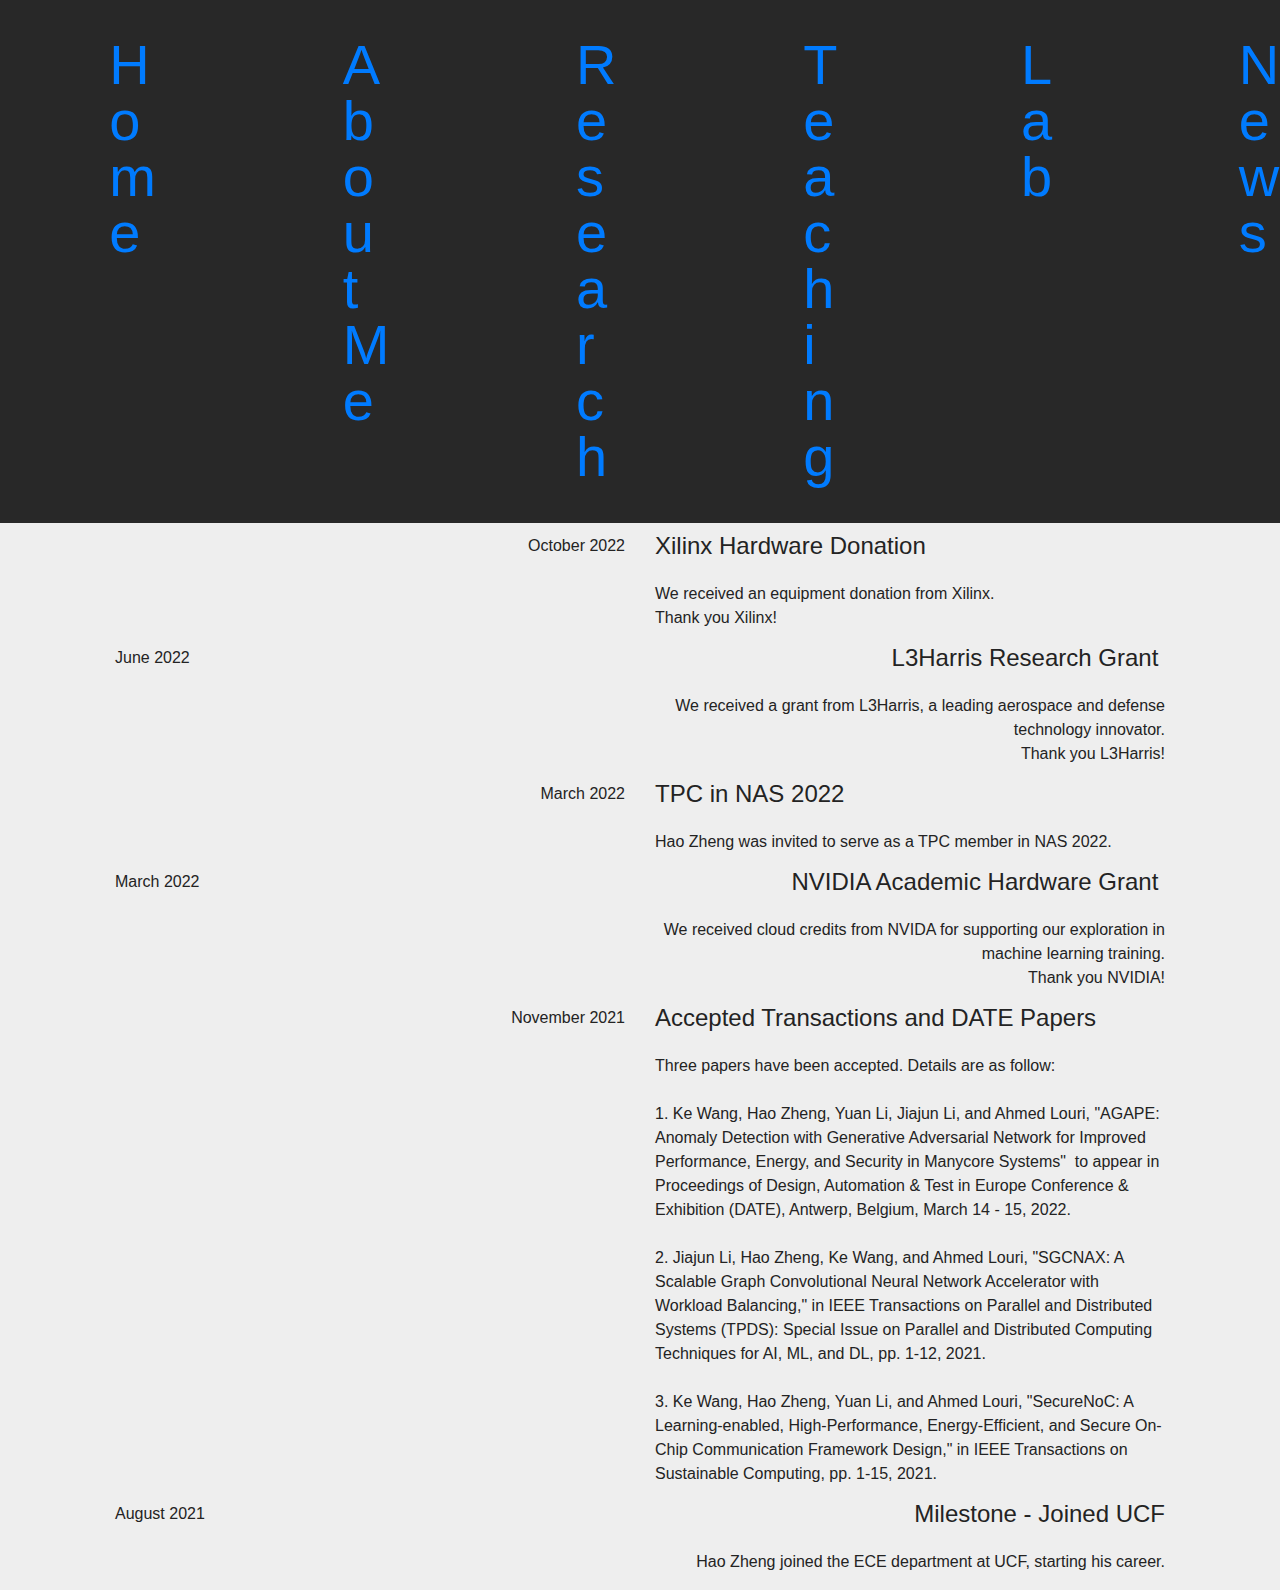
<file: page5.html>
<!DOCTYPE html>
<html >
<head>
  <!-- Site made with Mobirise Website Builder v4.8.8, https://mobirise.com -->
  <meta charset="UTF-8">
  <meta http-equiv="X-UA-Compatible" content="IE=edge">
  <meta name="generator" content="Mobirise v4.8.8, mobirise.com">
  <meta name="viewport" content="width=device-width, initial-scale=1, minimum-scale=1">
  <link rel="shortcut icon" href="assets/images/logo2.png" type="image/x-icon">
  <meta name="description" content="Site Generator Description">
  <title>News</title>
  <link rel="stylesheet" href="assets/web/assets/mobirise-icons/mobirise-icons.css">
  <link rel="stylesheet" href="assets/bootstrap/css/bootstrap.min.css">
  <link rel="stylesheet" href="assets/bootstrap/css/bootstrap-grid.min.css">
  <link rel="stylesheet" href="assets/bootstrap/css/bootstrap-reboot.min.css">
  <link rel="stylesheet" href="assets/tether/tether.min.css">
  <link rel="stylesheet" href="assets/dropdown/css/style.css">
  <link rel="stylesheet" href="assets/theme/css/style.css">
  <link rel="stylesheet" href="assets/mobirise/css/mbr-additional.css" type="text/css">
  
  
  
</head>
<body>

<!-- Google Analytics -->
<!-- Global site tag (gtag.js) - Google Analytics -->
<script async src="https://www.googletagmanager.com/gtag/js?id=UA-135435395-1"></script>
<script>
  window.dataLayer = window.dataLayer || [];
  function gtag(){dataLayer.push(arguments);}
  gtag('js', new Date());

  gtag('config', 'UA-135435395-1');
</script>

<!-- /Google Analytics -->


  <section class="menu cid-rjv3yyZnbB" once="menu" id="menu2-1m">

    

    <nav class="navbar navbar-expand beta-menu navbar-dropdown align-items-center navbar-fixed-top navbar-toggleable-sm">
        <button class="navbar-toggler navbar-toggler-right" type="button" data-toggle="collapse" data-target="#navbarSupportedContent" aria-controls="navbarSupportedContent" aria-expanded="false" aria-label="Toggle navigation">
            <div class="hamburger">
                <span></span>
                <span></span>
                <span></span>
                <span></span>
            </div>
        </button>
        <div class="menu-logo">
            <div class="navbar-brand">
                
                
            </div>
        </div>
        <div class="collapse navbar-collapse" id="navbarSupportedContent">
            <ul class="navbar-nav nav-dropdown nav-right navbar-nav-top-padding" data-app-modern-menu="true"><li class="nav-item">
                    <a class="nav-link link text-black display-4" href="index.html#testimonials-slider1-1c">Home</a>
                </li><li class="nav-item"><a class="nav-link link text-black display-4" href="index.html#testimonials-slider1-1c">About Me</a></li><li class="nav-item"><a class="nav-link link text-black display-4" href="index.html#content1-1q">Research<br></a></li><li class="nav-item"><a class="nav-link link text-black display-4" href="teaching.html">Teaching<br></a></li><li class="nav-item"><a class="nav-link link text-black display-4" href="lab.html">Lab</a></li><li class="nav-item"><a class="nav-link link text-black display-4" href="page5.html">News</a></li><li class="nav-item"></li>
                <li class="nav-item">
                    <a class="nav-link link text-black display-4" href="index.html#form4-d">Contact Me<br></a>
                </li></ul>
            
        </div>
    </nav>
</section>

<section class="engine"><a href="https://mobirise.info/c">site builder</a></section><section class="timeline1 cid-t1u5PY03pY" id="timeline1-1p">

    

    

    <div class="container align-center">
        <h2 class="mbr-section-title pb-3 mbr-fonts-style display-2">
            NEWS at ICAT</h2>
        <h3 class="mbr-section-subtitle pb-5 mbr-fonts-style display-5">
            A timeline records our activities at UCF</h3>
        
<div class="container timelines-container" mbri-timelines="">
    <div class="row timeline-element reverse separline">
                 <div class="timeline-date-panel col-xs-12 col-md-6  align-left">         
                    <div class="time-line-date-content">
                        <p class="mbr-timeline-date mbr-fonts-style display-5">March 2023  
                        </p>
                    </div>
                </div>
           <span class="iconBackground"></span>
            <div class="col-xs-12 col-md-6 align-right">
                <div class="timeline-text-content">
                    <h4 class="mbr-timeline-title pb-3 mbr-fonts-style display-5">ISCA, DAC, and GLSVLSI Papers &nbsp;</h4>
                    <p class="mbr-timeline-text mbr-fonts-style display-7">
                        Our papers are accpeted by ISCA'23, DAC'23, and GLSVLSI'23. </p>
                 </div>
            </div>
            </div>  
    
        
        
        <div class="row timeline-element  separline">
                <div class="timeline-date-panel col-xs-12 col-md-6 align-right">
                    <div class="time-line-date-content">
                        <p class="mbr-timeline-date mbr-fonts-style display-5">
                            December 2022</p>
                    </div>
                </div>
                <span class="iconBackground"></span>
                <div class="col-xs-12 col-md-6 align-left ">
                    <div class="timeline-text-content">
                        <h4 class="mbr-timeline-title pb-3 mbr-fonts-style display-5">AMD Fellowship</h4>
                        <p class="mbr-timeline-text mbr-fonts-style display-7">Our group members, Chase and John, received AMD Fellowship to support their research projects.</p>
                    </div>
                </div>
</div>

<div class="container timelines-container" mbri-timelines="">
    <div class="row timeline-element reverse separline">
                 <div class="timeline-date-panel col-xs-12 col-md-6  align-left">         
                    <div class="time-line-date-content">
                        <p class="mbr-timeline-date mbr-fonts-style display-5">November 2022  
                        </p>
                    </div>
                </div>
           <span class="iconBackground"></span>
            <div class="col-xs-12 col-md-6 align-right">
                <div class="timeline-text-content">
                    <h4 class="mbr-timeline-title pb-3 mbr-fonts-style display-5">Two Patents Granted &nbsp;</h4>
                    <p class="mbr-timeline-text mbr-fonts-style display-7">
                        Two Patents (US 11502934,US 11489788 ) have been granted by USPTO. </p>
                 </div>
            </div>
            </div>  
    
    
    
            <div class="row timeline-element  separline">
                <div class="timeline-date-panel col-xs-12 col-md-6 align-right">
                    <div class="time-line-date-content">
                        <p class="mbr-timeline-date mbr-fonts-style display-5">
                            October 2022</p>
                    </div>
                </div>
                <span class="iconBackground"></span>
                <div class="col-xs-12 col-md-6 align-left ">
                    <div class="timeline-text-content">
                        <h4 class="mbr-timeline-title pb-3 mbr-fonts-style display-5">Xilinx Hardware Donation</h4>
                        <p class="mbr-timeline-text mbr-fonts-style display-7">We received an equipment donation from Xilinx.<br>Thank you Xilinx!</p>
                    </div>
                </div>
</div>
            
<div class="row timeline-element reverse separline">
                 <div class="timeline-date-panel col-xs-12 col-md-6  align-left">         
                    <div class="time-line-date-content">
                        <p class="mbr-timeline-date mbr-fonts-style display-5">June 2022  
                        </p>
                    </div>
                </div>
           <span class="iconBackground"></span>
            <div class="col-xs-12 col-md-6 align-right">
                <div class="timeline-text-content">
                    <h4 class="mbr-timeline-title pb-3 mbr-fonts-style display-5">L3Harris Research Grant&nbsp;</h4>
                    <p class="mbr-timeline-text mbr-fonts-style display-7">
                        We received a grant from L3Harris, a leading aerospace and defense technology innovator. <br>Thank you L3Harris!</p>
                 </div>
            </div>
            </div>
            
<div class="row timeline-element  separline">
                <div class="timeline-date-panel col-xs-12 col-md-6 align-right">
                    <div class="time-line-date-content">
                        <p class="mbr-timeline-date mbr-fonts-style display-5">
                            March 2022</p>
                    </div>
                </div>
                <span class="iconBackground"></span>
                <div class="col-xs-12 col-md-6 align-left ">
                    <div class="timeline-text-content">
                        <h4 class="mbr-timeline-title pb-3 mbr-fonts-style display-5">TPC in NAS 2022</h4>
                        <p class="mbr-timeline-text mbr-fonts-style display-7">Hao Zheng was invited to serve as a TPC member in NAS 2022.</p>
                    </div>
                </div>
            </div>
            
            <!--1-->
            <div class="row timeline-element reverse separline">
                 <div class="timeline-date-panel col-xs-12 col-md-6  align-left">         
                    <div class="time-line-date-content">
                        <p class="mbr-timeline-date mbr-fonts-style display-5">March 2022  
                        </p>
                    </div>
                </div>
           <span class="iconBackground"></span>
            <div class="col-xs-12 col-md-6 align-right">
                <div class="timeline-text-content">
                    <h4 class="mbr-timeline-title pb-3 mbr-fonts-style display-5">NVIDIA Academic Hardware Grant&nbsp;</h4>
                    <p class="mbr-timeline-text mbr-fonts-style display-7">
                        We received cloud credits from NVIDA for supporting our exploration in machine learning training. <br>Thank you NVIDIA!</p>
                 </div>
            </div>
            </div>
            <!--2-->
            <div class="row timeline-element  separline">
                <div class="timeline-date-panel col-xs-12 col-md-6 align-right">
                    <div class="time-line-date-content">
                        <p class="mbr-timeline-date mbr-fonts-style display-5">
                            November 2021</p>
                    </div>
                </div>
                <span class="iconBackground"></span>
                <div class="col-xs-12 col-md-6 align-left ">
                    <div class="timeline-text-content">
                        <h4 class="mbr-timeline-title pb-3 mbr-fonts-style display-5">Accepted Transactions and DATE Papers</h4>
                        <p class="mbr-timeline-text mbr-fonts-style display-7">Three papers have been accepted. Details are as follow:<br><br>1.&nbsp;Ke Wang, Hao Zheng, Yuan Li, Jiajun Li, and Ahmed Louri, "AGAPE: Anomaly Detection with Generative Adversarial Network for Improved Performance, Energy, and Security in Manycore Systems" &nbsp;to appear in Proceedings of Design, Automation &amp; Test in Europe Conference &amp; Exhibition (DATE), Antwerp, Belgium, March 14 - 15, 2022.<br><br>2.&nbsp;Jiajun Li, Hao Zheng, Ke Wang, and Ahmed Louri, "SGCNAX: A Scalable Graph Convolutional Neural Network Accelerator with Workload Balancing," in IEEE Transactions on Parallel and Distributed Systems (TPDS): Special Issue on Parallel and Distributed Computing Techniques for AI, ML, and DL, pp. 1-12, 2021.<br><br>3.&nbsp;Ke Wang, Hao Zheng, Yuan Li, and Ahmed Louri, "SecureNoC: A Learning-enabled, High-Performance, Energy-Efficient, and Secure On-Chip Communication Framework Design," in IEEE Transactions on Sustainable Computing, pp. 1-15, 2021.</p>
                    </div>
                </div>
            </div>
            <!--3-->
            <div class="row timeline-element reverse">
                <div class="timeline-date-panel col-xs-12 col-md-6  align-left">
                    <div class="time-line-date-content">
                        <p class="mbr-timeline-date mbr-fonts-style display-5">
                            August 2021</p>
                    </div>
                </div>
                <span class="iconBackground"></span>
                <div class="col-xs-12 col-md-6 align-right">
                    <div class="timeline-text-content">
                        <h4 class="mbr-timeline-title pb-3 mbr-fonts-style display-5">
                            Milestone - Joined UCF</h4>      
                        <p class="mbr-timeline-text mbr-fonts-style display-7">
                            Hao Zheng joined the ECE department at UCF, starting his career.</p>
                    </div>
                </div>
            </div>
            <!--4-->
            
            <!--5-->
            
            <!--6-->
            
            <!--7-->
            
            <!--8-->
            
            <!--9-->
            
            <!--10-->
            
            <!--11-->
            
            <!--12-->
            
        </div>
    </div>
</div></section>


  <script src="assets/web/assets/jquery/jquery.min.js"></script>
  <script src="assets/popper/popper.min.js"></script>
  <script src="assets/bootstrap/js/bootstrap.min.js"></script>
  <script src="assets/tether/tether.min.js"></script>
  <script src="assets/smoothscroll/smooth-scroll.js"></script>
  <script src="assets/dropdown/js/nav-dropdown.js"></script>
  <script src="assets/dropdown/js/navbar-dropdown.js"></script>
  <script src="assets/touchswipe/jquery.touch-swipe.min.js"></script>
  <script src="assets/theme/js/script.js"></script>
  
  
</body>
</html>
</file>
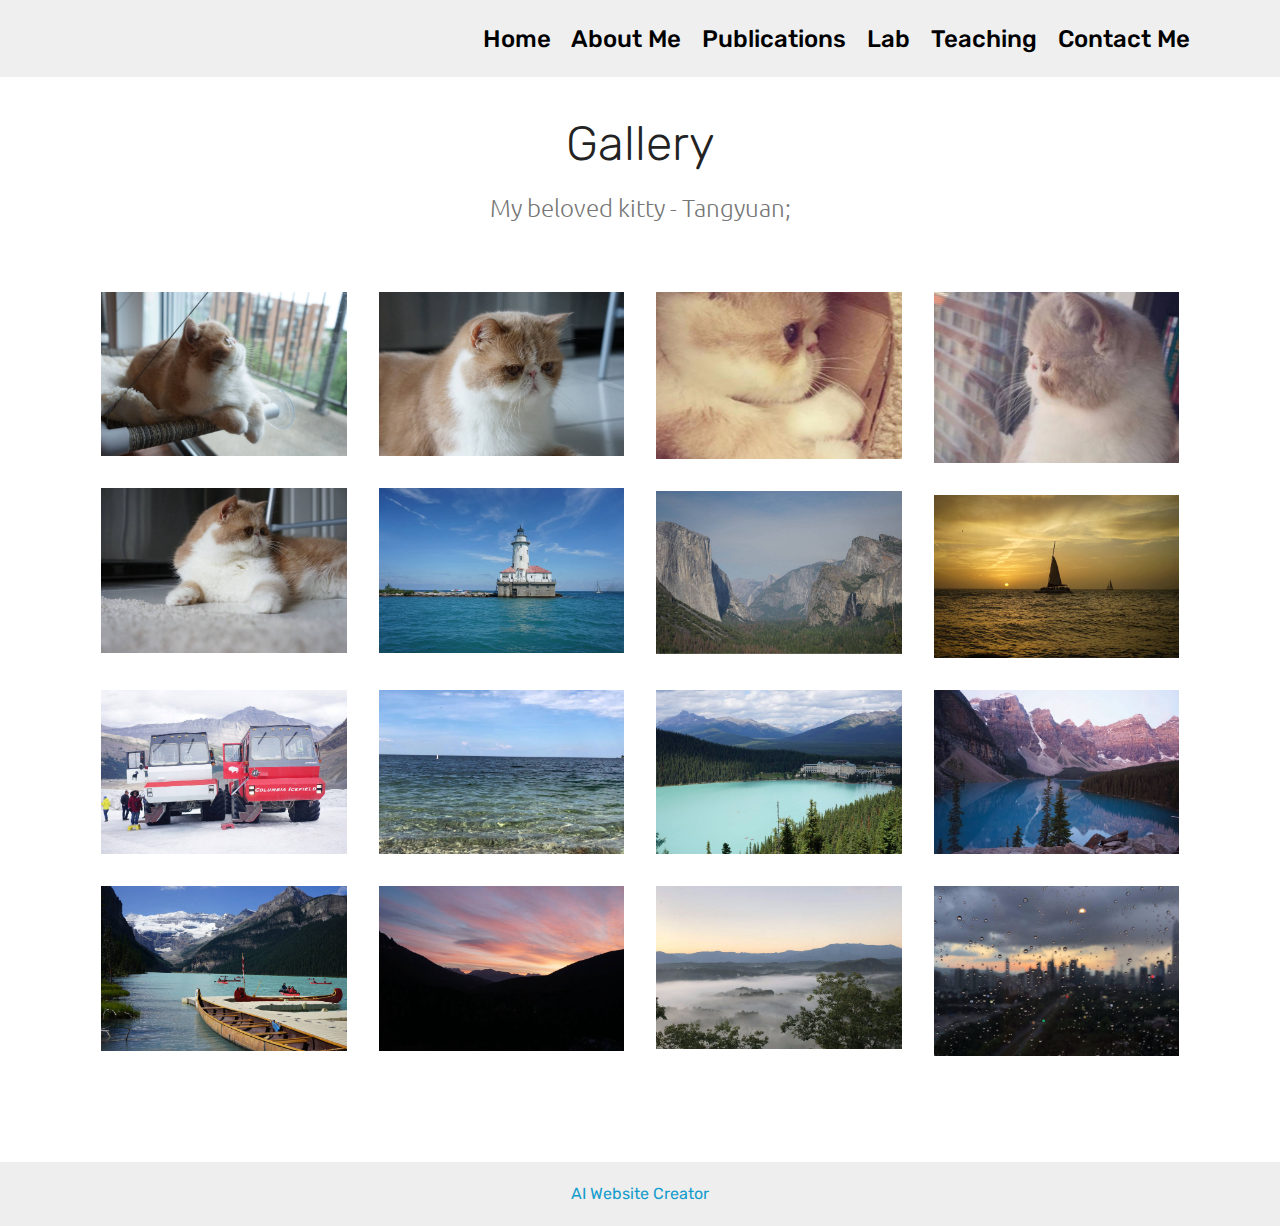
<file: personal.html>
<!DOCTYPE html>
<html  >
<head>
  <!-- Site made with Mobirise Website Builder v6.0.1, https://mobirise.com -->
  <meta charset="UTF-8">
  <meta http-equiv="X-UA-Compatible" content="IE=edge">
  <meta name="generator" content="Mobirise v6.0.1, mobirise.com">
  <meta name="viewport" content="width=device-width, initial-scale=1, minimum-scale=1">
  <link rel="shortcut icon" href="assets/images/logo2.png" type="image/x-icon">
  <meta name="description" content="Web Site Generator Description">
  
  
  <title>Personal</title>
  <link rel="stylesheet" href="assets/web/assets/mobirise-icons/mobirise-icons.css">
  <link rel="stylesheet" href="assets/bootstrap/css/bootstrap.min.css">
  <link rel="stylesheet" href="assets/bootstrap/css/bootstrap-grid.min.css">
  <link rel="stylesheet" href="assets/bootstrap/css/bootstrap-reboot.min.css">
  <link rel="stylesheet" href="assets/tether/tether.min.css">
  <link rel="stylesheet" href="assets/dropdown/css/style.css">
  <link rel="stylesheet" href="assets/theme/css/style.css">
  <link rel="stylesheet" href="assets/gallery/style.css">
  <link rel="preload" href="https://fonts.googleapis.com/css?family=Ubuntu:300,300i,400,400i,500,500i,700,700i&display=swap" as="style" onload="this.onload=null;this.rel='stylesheet'">
  <noscript><link rel="stylesheet" href="https://fonts.googleapis.com/css?family=Ubuntu:300,300i,400,400i,500,500i,700,700i&display=swap"></noscript>
  <link rel="preload" href="https://fonts.googleapis.com/css?family=Rubik:300,400,500,600,700,800,900,300i,400i,500i,600i,700i,800i,900i&display=swap" as="style" onload="this.onload=null;this.rel='stylesheet'">
  <noscript><link rel="stylesheet" href="https://fonts.googleapis.com/css?family=Rubik:300,400,500,600,700,800,900,300i,400i,500i,600i,700i,800i,900i&display=swap"></noscript>
  <link rel="preload" as="style" href="assets/mobirise/css/mbr-additional.css?v=99iMc1"><link rel="stylesheet" href="assets/mobirise/css/mbr-additional.css?v=99iMc1" type="text/css">

  
  
  
</head>
<body>

<!-- Analytics -->
<!-- Global site tag (gtag.js) - Google Analytics -->
<script async src="https://www.googletagmanager.com/gtag/js?id=UA-135435395-1"></script>
<script>
  window.dataLayer = window.dataLayer || [];
  function gtag(){dataLayer.push(arguments);}
  gtag('js', new Date());

  gtag('config', 'UA-135435395-1');
</script>

<!-- /Analytics -->


  
  <section class="menu cid-rjv3yyZnbB" once="menu" id="menu2-h">

    

    <nav class="navbar navbar-expand beta-menu navbar-dropdown align-items-center navbar-fixed-top navbar-toggleable-sm">
        <button class="navbar-toggler navbar-toggler-right" type="button" data-toggle="collapse" data-target="#navbarSupportedContent" aria-controls="navbarSupportedContent" aria-expanded="false" aria-label="Toggle navigation">
            <div class="hamburger">
                <span></span>
                <span></span>
                <span></span>
                <span></span>
            </div>
        </button>
        <div class="menu-logo">
            <div class="navbar-brand">
                
                
            </div>
        </div>
        <div class="collapse navbar-collapse" id="navbarSupportedContent">
            <ul class="navbar-nav nav-dropdown nav-right navbar-nav-top-padding" data-app-modern-menu="true"><li class="nav-item">
                    <a class="nav-link link text-black display-4" href="index.html">Home</a>
                </li><li class="nav-item"><a class="nav-link link text-black display-4" href="index.html#testimonials-slider1-1c">About Me</a></li><li class="nav-item"><a class="nav-link link text-black display-4" href="Publications.html">Publications<br></a></li><li class="nav-item"><a class="nav-link link text-black display-4" href="lab.html">Lab<br></a></li><li class="nav-item"><a class="nav-link link text-black display-4" href="teaching.html">Teaching<br></a></li><li class="nav-item"></li>
                <li class="nav-item">
                    <a class="nav-link link text-black display-4" href="index.html#form4-d">Contact Me<br></a>
                </li></ul>
            
        </div>
    </nav>
</section>

<section class="mbr-section content4 cid-rjvCNc9mDV" id="content4-o">

    

    <div class="container">
        <div class="media-container-row">
            <div class="title col-12 col-md-8">
                <h2 class="align-center pb-3 mbr-fonts-style display-2">Gallery</h2>
                <h3 class="mbr-section-subtitle align-center mbr-light mbr-fonts-style display-5">My beloved kitty - Tangyuan;<br></h3>
                
            </div>
        </div>
    </div>
</section>

<section class="mbr-gallery mbr-slider-carousel cid-rjvz1S0Xy0" id="gallery2-m">

    

    <div class="container">
        <div><!-- Filter --><!-- Gallery --><div class="mbr-gallery-row"><div class="mbr-gallery-layout-default"><div><div><div class="mbr-gallery-item mbr-gallery-item--p2" data-video-url="false" data-tags="Awesome"><div href="#lb-gallery2-m" data-slide-to="0" data-bs-slide-to="0" data-toggle="modal" data-bs-toggle="modal"><img src="assets/images/img-8481-1616x1080-800x535.jpg" alt="" title=""><span class="icon-focus"></span></div></div><div class="mbr-gallery-item mbr-gallery-item--p2" data-video-url="false" data-tags="Responsive"><div href="#lb-gallery2-m" data-slide-to="1" data-bs-slide-to="1" data-toggle="modal" data-bs-toggle="modal"><img src="assets/images/0263d4d8-2148-4f0b-83d5-22d9bdea7ea7-1616x1080-800x535.jpg" alt="" title=""><span class="icon-focus"></span></div></div><div class="mbr-gallery-item mbr-gallery-item--p2" data-video-url="false" data-tags="Creative"><div href="#lb-gallery2-m" data-slide-to="2" data-bs-slide-to="2" data-toggle="modal" data-bs-toggle="modal"><img src="assets/images/img-8496-742x754-410x278.jpg" alt="" title=""><span class="icon-focus"></span></div></div><div class="mbr-gallery-item mbr-gallery-item--p2" data-video-url="false" data-tags="Animated"><div href="#lb-gallery2-m" data-slide-to="3" data-bs-slide-to="3" data-toggle="modal" data-bs-toggle="modal"><img src="assets/images/img-8494-724x747-501x348.jpg" alt="" title=""><span class="icon-focus"></span></div></div><div class="mbr-gallery-item mbr-gallery-item--p2" data-video-url="false" data-tags="Awesome"><div href="#lb-gallery2-m" data-slide-to="4" data-bs-slide-to="4" data-toggle="modal" data-bs-toggle="modal"><img src="assets/images/54e5d498-b55a-499a-a35c-e91657d6f753-1616x1080-800x535.jpg" alt="" title=""><span class="icon-focus"></span></div></div><div class="mbr-gallery-item mbr-gallery-item--p2" data-video-url="false" data-tags="Awesome"><div href="#lb-gallery2-m" data-slide-to="5" data-bs-slide-to="5" data-toggle="modal" data-bs-toggle="modal"><img src="assets/images/img-8594-1616x1080-800x535.jpg" alt="" title=""><span class="icon-focus"></span></div></div><div class="mbr-gallery-item mbr-gallery-item--p2" data-video-url="false" data-tags="Responsive"><div href="#lb-gallery2-m" data-slide-to="6" data-bs-slide-to="6" data-toggle="modal" data-bs-toggle="modal"><img src="assets/images/img-18-1334x890-800x534.jpg" alt="" title=""><span class="icon-focus"></span></div></div><div class="mbr-gallery-item mbr-gallery-item--p2" data-video-url="false" data-tags="Animated"><div href="#lb-gallery2-m" data-slide-to="7" data-bs-slide-to="7" data-toggle="modal" data-bs-toggle="modal"><img src="assets/images/org-dsc04746-2000x1333-800x533.jpg" alt="" title=""><span class="icon-focus"></span></div></div></div></div><div class="clearfix"></div></div></div><!-- Lightbox --><div data-app-prevent-settings="" class="mbr-slider modal fade carousel slide" tabindex="-1" data-keyboard="true" data-bs-keyboard="true" data-interval="false" data-bs-interval="false" id="lb-gallery2-m"><div class="modal-dialog"><div class="modal-content"><div class="modal-body"><div class="carousel-inner"><div class="carousel-item active"><img src="assets/images/img-8481-1616x1080.jpg" alt="" title=""></div><div class="carousel-item"><img src="assets/images/0263d4d8-2148-4f0b-83d5-22d9bdea7ea7-1616x1080.jpg" alt="" title=""></div><div class="carousel-item"><img src="assets/images/img-8496-742x754.jpg" alt="" title=""></div><div class="carousel-item"><img src="assets/images/img-8494-724x747.jpg" alt="" title=""></div><div class="carousel-item"><img src="assets/images/54e5d498-b55a-499a-a35c-e91657d6f753-1616x1080.jpg" alt="" title=""></div><div class="carousel-item"><img src="assets/images/img-8594-1616x1080.jpg" alt="" title=""></div><div class="carousel-item"><img src="assets/images/img-18-1334x890.jpg" alt="" title=""></div><div class="carousel-item"><img src="assets/images/org-dsc04746-2000x1333.jpg" alt="" title=""></div></div><a class="carousel-control carousel-control-prev" role="button" data-slide="prev" data-bs-slide="prev" href="#lb-gallery2-m"><span class="mbri-left mbr-iconfont" aria-hidden="true"></span><span class="sr-only visually-hidden">Previous</span></a><a class="carousel-control carousel-control-next" role="button" data-slide="next" data-bs-slide="next" href="#lb-gallery2-m"><span class="mbri-right mbr-iconfont" aria-hidden="true"></span><span class="sr-only visually-hidden">Next</span></a><a class="close" href="#" role="button" data-dismiss="modal" data-bs-dismiss="modal"><span class="sr-only visually-hidden">Close</span></a></div></div></div></div></div>
    </div>

</section>

<section class="mbr-gallery mbr-slider-carousel cid-rRtLZ0VWKF" id="gallery2-v">

    

    <div class="container">
        <div><!-- Filter --><!-- Gallery --><div class="mbr-gallery-row"><div class="mbr-gallery-layout-default"><div><div><div class="mbr-gallery-item mbr-gallery-item--p2" data-video-url="false" data-tags="Awesome"><div href="#lb-gallery2-v" data-slide-to="0" data-bs-slide-to="0" data-toggle="modal" data-bs-toggle="modal"><img src="assets/images/dsc05026-1616x1080-800x535.jpg" alt="" title=""><span class="icon-focus"></span></div></div><div class="mbr-gallery-item mbr-gallery-item--p2" data-video-url="false" data-tags="Responsive"><div href="#lb-gallery2-v" data-slide-to="1" data-bs-slide-to="1" data-toggle="modal" data-bs-toggle="modal"><img src="assets/images/img-1434-1280x960-800x535.jpg" alt="" title=""><span class="icon-focus"></span></div></div><div class="mbr-gallery-item mbr-gallery-item--p2" data-video-url="false" data-tags="Creative"><div href="#lb-gallery2-v" data-slide-to="2" data-bs-slide-to="2" data-toggle="modal" data-bs-toggle="modal"><img src="assets/images/dsc05647-1616x1080-800x535.jpg" alt="" title=""><span class="icon-focus"></span></div></div><div class="mbr-gallery-item mbr-gallery-item--p2" data-video-url="false" data-tags="Animated"><div href="#lb-gallery2-v" data-slide-to="3" data-bs-slide-to="3" data-toggle="modal" data-bs-toggle="modal"><img src="assets/images/img-3152-polarr-1616x1080-800x535.jpg" alt="" title=""><span class="icon-focus"></span></div></div><div class="mbr-gallery-item mbr-gallery-item--p2" data-video-url="false" data-tags="Awesome"><div href="#lb-gallery2-v" data-slide-to="4" data-bs-slide-to="4" data-toggle="modal" data-bs-toggle="modal"><img src="assets/images/dsc05510-1616x1080-800x535.jpg" alt="" title=""><span class="icon-focus"></span></div></div><div class="mbr-gallery-item mbr-gallery-item--p2" data-video-url="false" data-tags="Awesome"><div href="#lb-gallery2-v" data-slide-to="5" data-bs-slide-to="5" data-toggle="modal" data-bs-toggle="modal"><img src="assets/images/dsc05694-1616x1080-800x535.jpg" alt="" title=""><span class="icon-focus"></span></div></div><div class="mbr-gallery-item mbr-gallery-item--p2" data-video-url="false" data-tags="Responsive"><div href="#lb-gallery2-v" data-slide-to="6" data-bs-slide-to="6" data-toggle="modal" data-bs-toggle="modal"><img src="assets/images/img-2617-2000x1500-800x531.jpg" alt="" title=""><span class="icon-focus"></span></div></div><div class="mbr-gallery-item mbr-gallery-item--p2" data-video-url="false" data-tags="Animated"><div href="#lb-gallery2-v" data-slide-to="7" data-bs-slide-to="7" data-toggle="modal" data-bs-toggle="modal"><img src="assets/images/img-1298-2000x1500-800x551.jpg" alt="" title=""><span class="icon-focus"></span></div></div></div></div><div class="clearfix"></div></div></div><!-- Lightbox --><div data-app-prevent-settings="" class="mbr-slider modal fade carousel slide" tabindex="-1" data-keyboard="true" data-bs-keyboard="true" data-interval="false" data-bs-interval="false" id="lb-gallery2-v"><div class="modal-dialog"><div class="modal-content"><div class="modal-body"><div class="carousel-inner"><div class="carousel-item active"><img src="assets/images/dsc05026-1616x1080.jpg" alt="" title=""></div><div class="carousel-item"><img src="assets/images/img-1434-1280x960.jpg" alt="" title=""></div><div class="carousel-item"><img src="assets/images/dsc05647-1616x1080.jpg" alt="" title=""></div><div class="carousel-item"><img src="assets/images/img-3152-polarr-1616x1080.jpg" alt="" title=""></div><div class="carousel-item"><img src="assets/images/dsc05510-1616x1080.jpg" alt="" title=""></div><div class="carousel-item"><img src="assets/images/dsc05694-1616x1080.jpg" alt="" title=""></div><div class="carousel-item"><img src="assets/images/img-2617-2000x1500.jpg" alt="" title=""></div><div class="carousel-item"><img src="assets/images/img-1298-2000x1500.jpg" alt="" title=""></div></div><a class="carousel-control carousel-control-prev" role="button" data-slide="prev" data-bs-slide="prev" href="#lb-gallery2-v"><span class="mbri-left mbr-iconfont" aria-hidden="true"></span><span class="sr-only visually-hidden">Previous</span></a><a class="carousel-control carousel-control-next" role="button" data-slide="next" data-bs-slide="next" href="#lb-gallery2-v"><span class="mbri-right mbr-iconfont" aria-hidden="true"></span><span class="sr-only visually-hidden">Next</span></a><a class="close" href="#" role="button" data-dismiss="modal" data-bs-dismiss="modal"><span class="sr-only visually-hidden">Close</span></a></div></div></div></div></div>
    </div>

</section><section class="display-7" style="padding: 0;align-items: center;justify-content: center;flex-wrap: wrap;    align-content: center;display: flex;position: relative;height: 4rem;"><a href="https://mobiri.se/981887" style="flex: 1 1;height: 4rem;position: absolute;width: 100%;z-index: 1;"><img alt="" style="height: 4rem;" src="[data-uri]"></a><p style="margin: 0;text-align: center;" class="display-7">&#8204;</p><a style="z-index:1" href="https://mobirise.com/builder/ai-website-creator.html">AI Website Creator</a></section><script src="assets/popper/popper.min.js"></script>  <script src="assets/web/assets/jquery/jquery.min.js"></script>  <script src="assets/bootstrap/js/bootstrap.min.js"></script>  <script src="assets/tether/tether.min.js"></script>  <script src="assets/smoothscroll/smooth-scroll.js"></script>  <script src="assets/dropdown/js/nav-dropdown.js"></script>  <script src="assets/dropdown/js/navbar-dropdown.js"></script>  <script src="assets/touchswipe/jquery.touch-swipe.min.js"></script>  <script src="assets/masonry/masonry.pkgd.min.js"></script>  <script src="assets/imagesloaded/imagesloaded.pkgd.min.js"></script>  <script src="assets/bootstrapcarouselswipe/bootstrap-carousel-swipe.js"></script>  <script src="assets/vimeoplayer/jquery.mb.vimeo_player.js"></script>  <script src="assets/theme/js/script.js"></script>  <script src="assets/gallery/player.min.js"></script>  <script src="assets/gallery/script.js"></script>  <script src="assets/slidervideo/script.js"></script>  
  
  
</body>
</html>
</file>
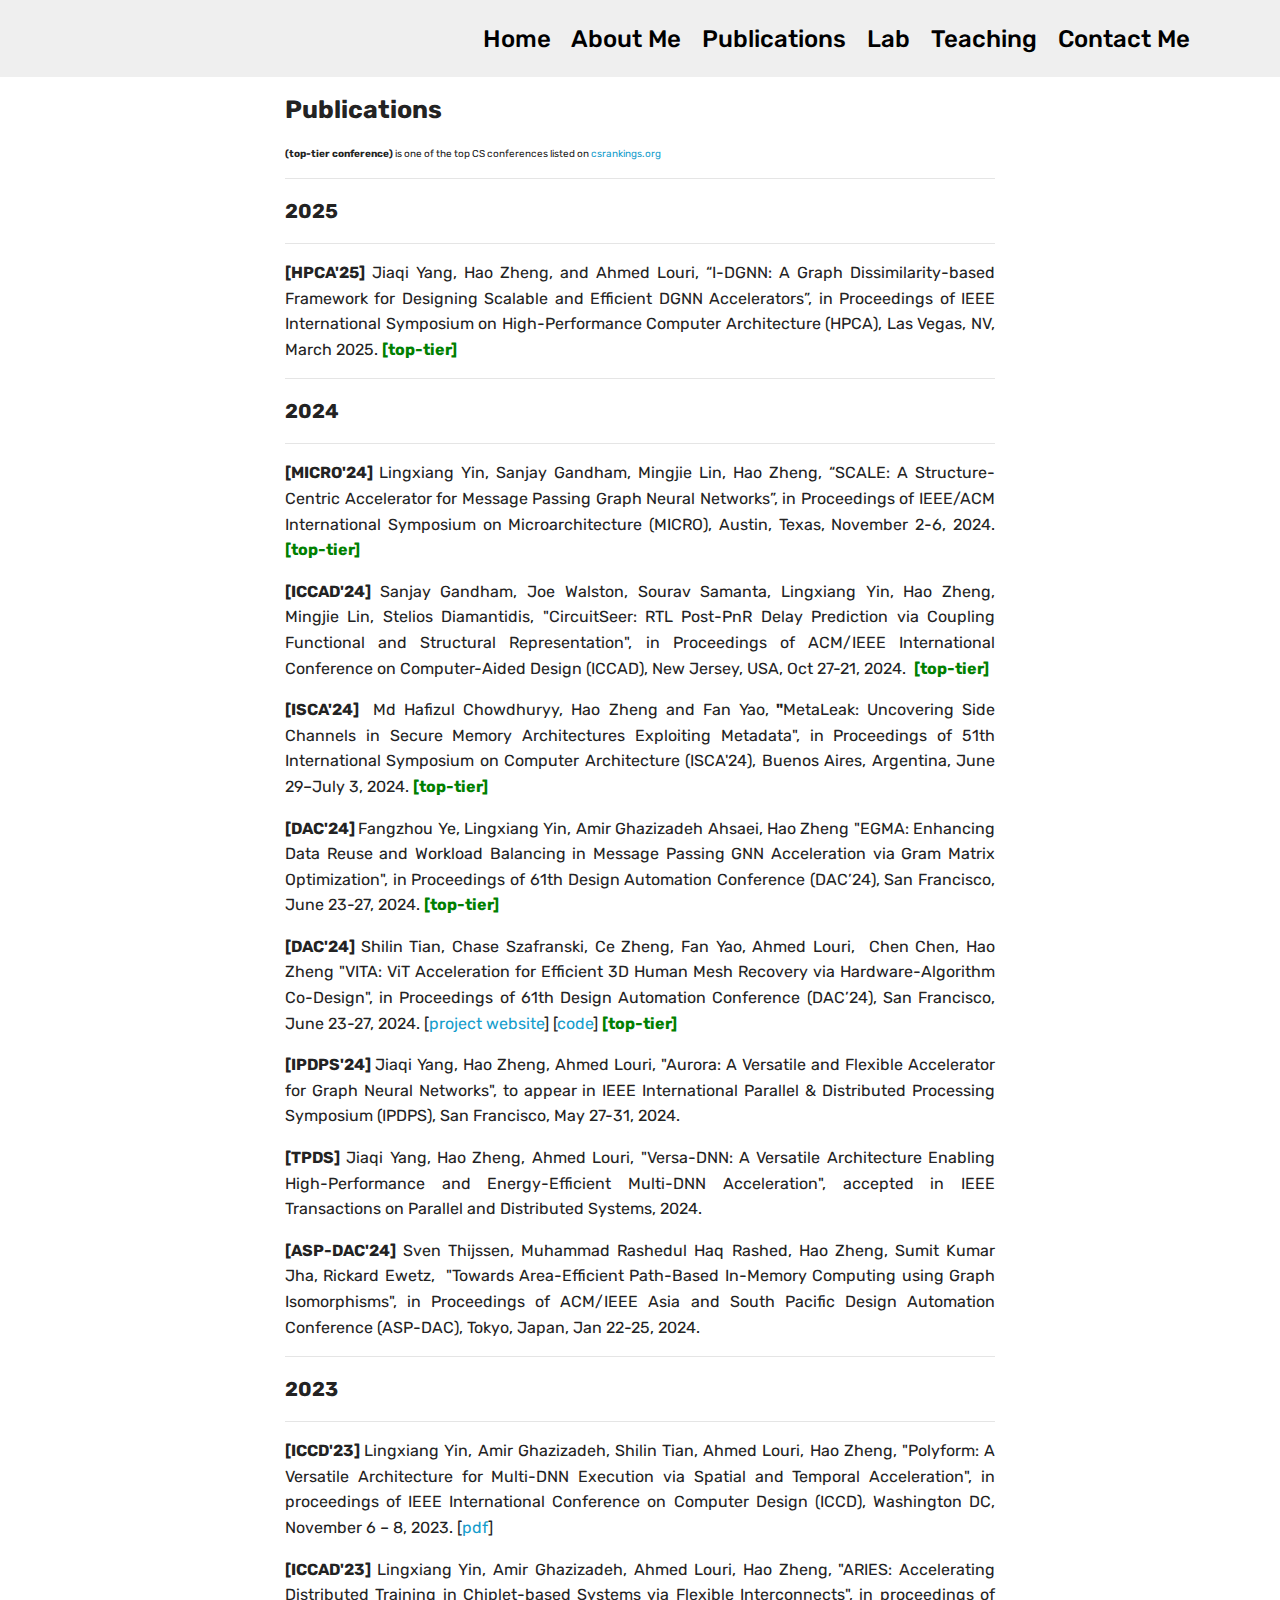
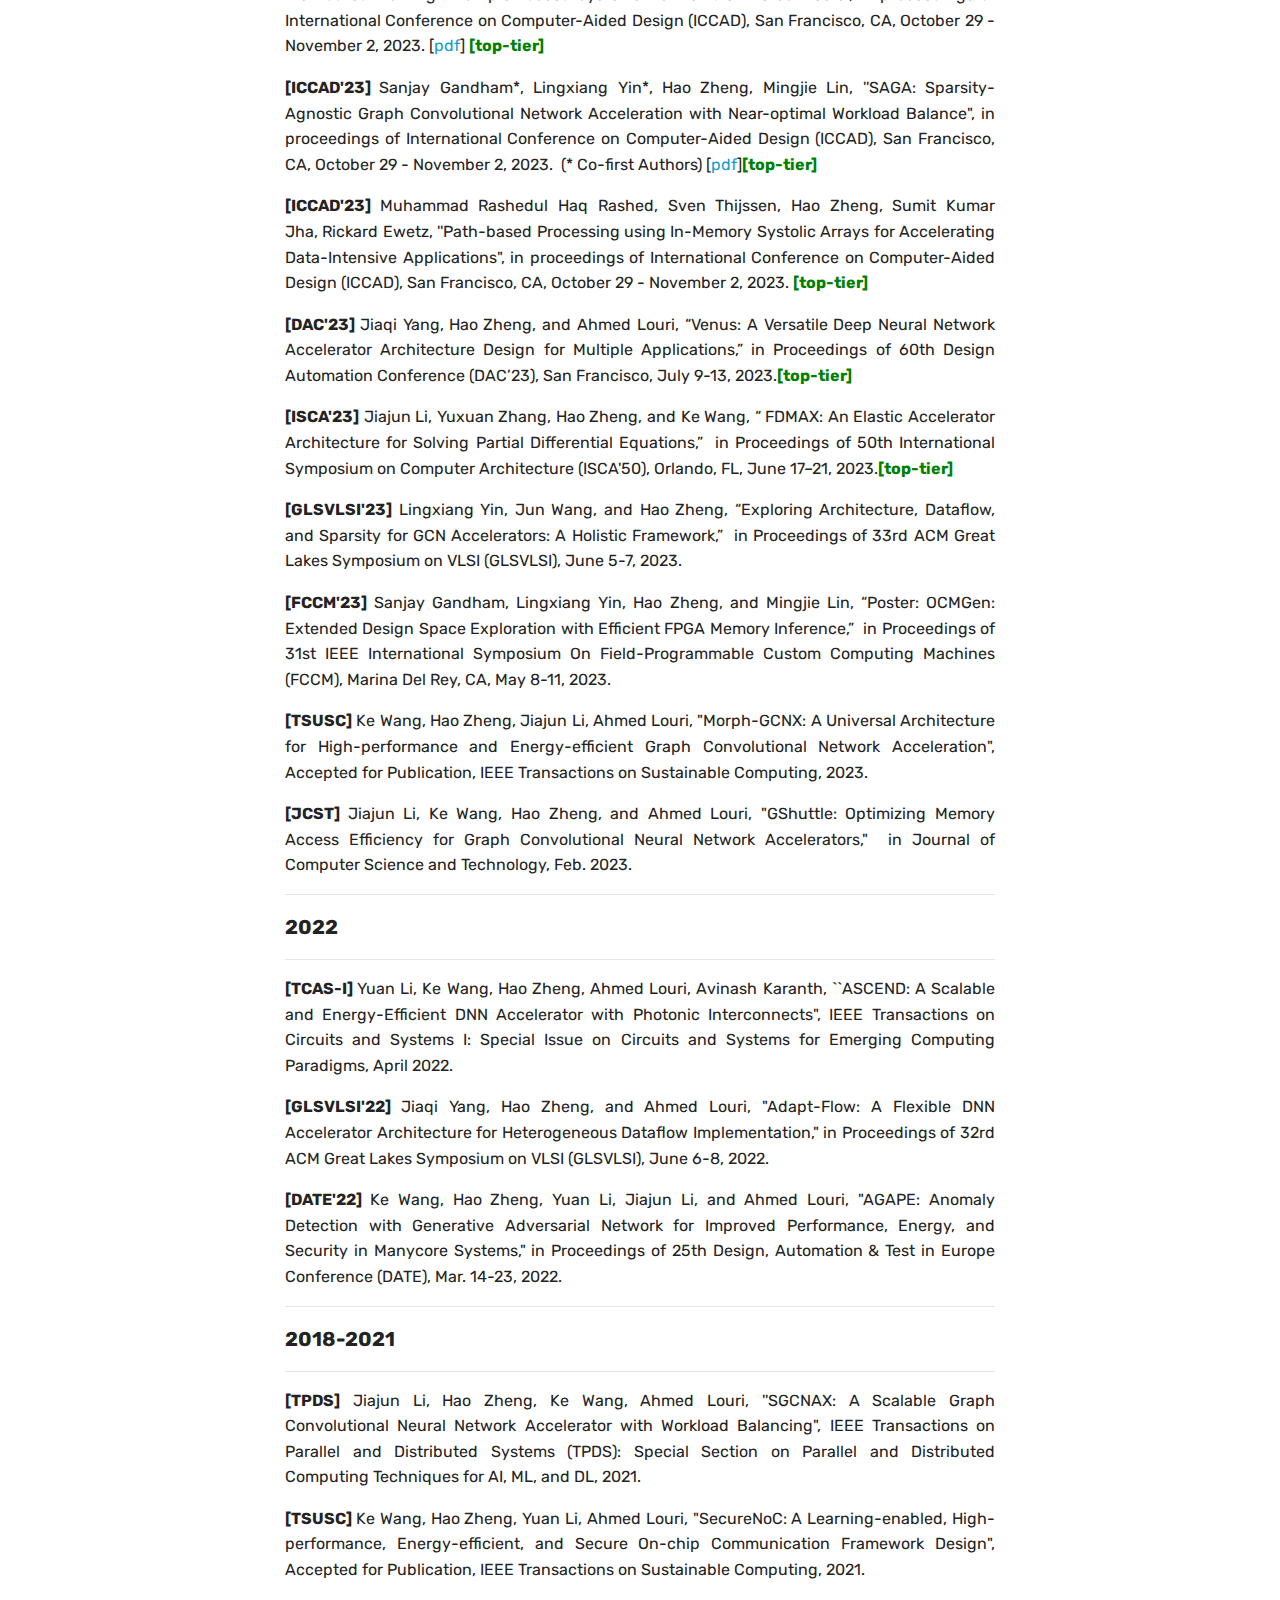
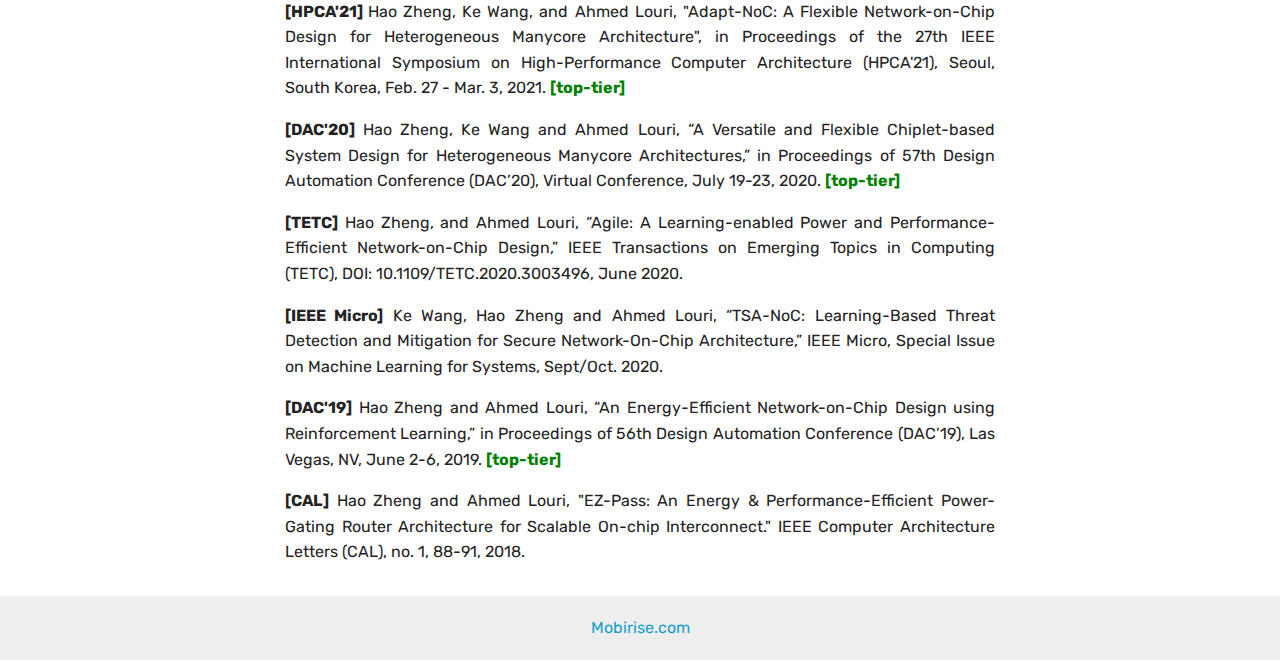
<file: Publications.html>
<!DOCTYPE html>
<html  >
<head>
  <!-- Site made with Mobirise Website Builder v6.0.1, https://mobirise.com -->
  <meta charset="UTF-8">
  <meta http-equiv="X-UA-Compatible" content="IE=edge">
  <meta name="generator" content="Mobirise v6.0.1, mobirise.com">
  <meta name="viewport" content="width=device-width, initial-scale=1, minimum-scale=1">
  <link rel="shortcut icon" href="assets/images/logo2.png" type="image/x-icon">
  <meta name="description" content="Website Maker Description">
  
  
  <title>Publications</title>
  <link rel="stylesheet" href="assets/web/assets/mobirise-icons/mobirise-icons.css">
  <link rel="stylesheet" href="assets/bootstrap/css/bootstrap.min.css">
  <link rel="stylesheet" href="assets/bootstrap/css/bootstrap-grid.min.css">
  <link rel="stylesheet" href="assets/bootstrap/css/bootstrap-reboot.min.css">
  <link rel="stylesheet" href="assets/tether/tether.min.css">
  <link rel="stylesheet" href="assets/dropdown/css/style.css">
  <link rel="stylesheet" href="assets/theme/css/style.css">
  <link rel="preload" href="https://fonts.googleapis.com/css?family=Ubuntu:300,300i,400,400i,500,500i,700,700i&display=swap" as="style" onload="this.onload=null;this.rel='stylesheet'">
  <noscript><link rel="stylesheet" href="https://fonts.googleapis.com/css?family=Ubuntu:300,300i,400,400i,500,500i,700,700i&display=swap"></noscript>
  <link rel="preload" href="https://fonts.googleapis.com/css?family=Rubik:300,400,500,600,700,800,900,300i,400i,500i,600i,700i,800i,900i&display=swap" as="style" onload="this.onload=null;this.rel='stylesheet'">
  <noscript><link rel="stylesheet" href="https://fonts.googleapis.com/css?family=Rubik:300,400,500,600,700,800,900,300i,400i,500i,600i,700i,800i,900i&display=swap"></noscript>
  <link rel="preload" as="style" href="assets/mobirise/css/mbr-additional.css?v=tj4y1I"><link rel="stylesheet" href="assets/mobirise/css/mbr-additional.css?v=tj4y1I" type="text/css">

  
  
  
</head>
<body>

<!-- Analytics -->
<!-- Global site tag (gtag.js) - Google Analytics -->
<script async src="https://www.googletagmanager.com/gtag/js?id=UA-135435395-1"></script>
<script>
  window.dataLayer = window.dataLayer || [];
  function gtag(){dataLayer.push(arguments);}
  gtag('js', new Date());

  gtag('config', 'UA-135435395-1');
</script>

<!-- /Analytics -->


  
  <section class="menu cid-rjv3yyZnbB" once="menu" id="menu2-20">

    

    <nav class="navbar navbar-expand beta-menu navbar-dropdown align-items-center navbar-fixed-top navbar-toggleable-sm">
        <button class="navbar-toggler navbar-toggler-right" type="button" data-toggle="collapse" data-target="#navbarSupportedContent" aria-controls="navbarSupportedContent" aria-expanded="false" aria-label="Toggle navigation">
            <div class="hamburger">
                <span></span>
                <span></span>
                <span></span>
                <span></span>
            </div>
        </button>
        <div class="menu-logo">
            <div class="navbar-brand">
                
                
            </div>
        </div>
        <div class="collapse navbar-collapse" id="navbarSupportedContent">
            <ul class="navbar-nav nav-dropdown nav-right navbar-nav-top-padding" data-app-modern-menu="true"><li class="nav-item">
                    <a class="nav-link link text-black display-4" href="index.html">Home</a>
                </li><li class="nav-item"><a class="nav-link link text-black display-4" href="index.html#testimonials-slider1-1c">About Me</a></li><li class="nav-item"><a class="nav-link link text-black display-4" href="Publications.html">Publications<br></a></li><li class="nav-item"><a class="nav-link link text-black display-4" href="lab.html">Lab<br></a></li><li class="nav-item"><a class="nav-link link text-black display-4" href="teaching.html">Teaching<br></a></li><li class="nav-item"></li>
                <li class="nav-item">
                    <a class="nav-link link text-black display-4" href="index.html#form4-d">Contact Me<br></a>
                </li></ul>
            
        </div>
    </nav>
</section>

<section class="mbr-section article content1 cid-tPkisNBqHZ" id="content1-23">
    
     

    <div class="container">
        <div class="media-container-row">
            <div class="mbr-text col-12 mbr-fonts-style display-7 col-md-8" style="text-align: justify;">
                <p style="font-size:25px"><strong>Publications</strong></p><p style="font-size:10px"><strong>(top-tier conference)&nbsp;</strong>is one of the top CS conferences listed on<a href="https://csrankings.org/">&nbsp;csrankings.org</a></p> <hr>
                 <p><strong style="font-size: 20px;">2025</strong></p> <hr> <p><strong>[HPCA'25]</strong> Jiaqi Yang, Hao Zheng, and Ahmed Louri, “I-DGNN: A Graph Dissimilarity-based Framework for Designing Scalable and Efficient DGNN Accelerators”, in Proceedings of IEEE International Symposium on High-Performance Computer Architecture (HPCA), Las Vegas, NV, March 2025. <strong style="color:green;">[top-tier]&nbsp;</strong>&nbsp;</p><hr><p><strong style="font-size: 20px;">2024</strong></p> <hr> <p><strong style="font-size: 1rem;">[MICRO'24] </strong><span style="font-size: 1rem;">Lingxiang Yin, Sanjay Gandham, Mingjie Lin, Hao Zheng, “SCALE: A Structure-Centric Accelerator for Message Passing Graph Neural Networks”, in Proceedings of IEEE/ACM International Symposium on Microarchitecture (MICRO), Austin, Texas, November 2-6, 2024. <strong style="color:green;">[top-tier]&nbsp;</strong></span></p><p><strong style="font-size: 1rem;">[ICCAD'24] </strong><span style="font-size: 1rem;">Sanjay Gandham, Joe Walston, Sourav Samanta, Lingxiang Yin, Hao Zheng, Mingjie Lin, Stelios Diamantidis, "CircuitSeer: RTL Post-PnR Delay Prediction via Coupling Functional and Structural Representation", in Proceedings of ACM/IEEE International Conference on Computer-Aided Design (ICCAD), New Jersey, USA, Oct 27-21, 2024. &nbsp;<strong style="color:green;">[top-tier]&nbsp;</strong></span></p><p><strong style="font-size: 1rem;">[ISCA'24] &nbsp;</strong><span style="font-size: 1rem;">Md Hafizul Chowdhuryy, Hao Zheng and Fan Yao,</span><strong style="font-size: 1rem;"> "</strong><span style="font-size: 1rem;">MetaLeak: Uncovering Side Channels in Secure Memory Architectures Exploiting Metadata", in Proceedings of 51th International Symposium on Computer Architecture (ISCA'24), </span><span style="font-size: 1rem;">Buenos Aires, Argentina, June 29–July 3, 2024.&nbsp;</span><strong style="color:green;">[top-tier]</strong></p><p><strong style="font-size: 1rem;">[DAC'24] </strong><span style="font-size: 1rem;">Fangzhou Ye, Lingxiang Yin, Amir Ghazizadeh Ahsaei, Hao Zheng "EGMA: Enhancing Data Reuse and Workload Balancing in Message Passing GNN Acceleration via Gram Matrix Optimization", in Proceedings of 61th Design Automation Conference (DAC’24), San Francisco, June 23-27, 2024.&nbsp;</span><strong style="color:green;">[top-tier]</strong></p><p><strong style="font-size: 1rem;">[DAC'24] </strong><span style="font-size: 1rem;">Shilin Tian, Chase Szafranski</span><span style="font-size: 1rem;">, Ce Zheng, Fan Yao, Ahmed Louri, &nbsp;Chen Chen, Hao Zheng "VITA: ViT Acceleration for Efficient 3D Human Mesh Recovery via Hardware-Algorithm Co-Design", in Proceedings of 61th Design Automation Conference (DAC’24), San Francisco, June 23-27, 2024. [<a href="https://shilinti.github.io/vita-demo/">project website</a>] [<a href="https://github.com/UCF-iCAT-lab/VITA">code</a>]&nbsp;</span><strong style="color:green;">[top-tier]&nbsp;</strong></p><p><strong style="font-size: 1rem;">[IPDPS'24] </strong><span style="font-size: 1rem;">Jiaqi Yang, Hao Zheng, Ahmed Louri, "Aurora: A Versatile and Flexible Accelerator for Graph Neural Networks", to appear in IEEE International Parallel &amp;&nbsp;</span><span style="font-size: 1rem;">Distributed Processing Symposium (IPDPS), San Francisco, May 27-31, 2024.</span><br></p><p><strong style="font-size: 1rem;">[TPDS]</strong><span style="font-size: 1rem;">&nbsp;Jiaqi Yang, Hao Zheng, Ahmed Louri, "Versa-DNN: A Versatile Architecture Enabling High-Performance and Energy-Efficient Multi-DNN Acceleration", accepted in IEEE Transactions on Parallel and Distributed Systems, 2024.</span></p><p><strong b="" style="font-size: 1rem;">[ASP-DAC'24]</strong>&nbsp;Sven Thijssen, Muhammad Rashedul Haq Rashed, Hao Zheng, Sumit Kumar Jha, Rickard Ewetz, &nbsp;"<span style="font-size: 1rem;">Towards Area-Efficient Path-Based In-Memory Computing using Graph Isomorphisms", in Proceedings of ACM/IEEE Asia and South Pacific Design Automation Conference (ASP-DAC), Tokyo, Japan, Jan 22-25, 2024.&nbsp;</span></p>
               <hr> <p><strong style="font-size: 20px;">2023</strong></p> <hr> <p><strong style="font-size: 1rem;">[ICCD'23] </strong><span style="font-size: 1rem;">Lingxiang Yin, Amir Ghazizadeh, Shilin Tian, Ahmed Louri, Hao Zheng, "Polyform: A Versatile Architecture for Multi-DNN Execution via Spatial and Temporal Acceleration", in proceedings of IEEE International Conference on Computer Design (ICCD), Washington DC, November 6 – 8, 2023. [<a href="assets/files/ICCD_Ployform.pdf">pdf</a>]</span></p><p><strong style="font-size: 1rem;">[ICCAD'23] </strong><span style="font-size: 1rem;">Lingxiang Yin, Amir Ghazizadeh, Ahmed Louri, Hao Zheng, "ARIES: Accelerating Distributed Training in Chiplet-based Systems via Flexible Interconnects", in proceedings of International Conference on Computer-Aided Design (ICCAD), San Francisco, CA, October 29 - November 2, 2023. [<a href="assets/files/ICCAD_ARIES.pdf">pdf</a>]&nbsp;</span><strong style="color:green;">[top-tier]</strong></p><p><strong style="font-size: 1rem;">[ICCAD'23]&nbsp;</strong><span style="font-size: 1rem;">Sanjay Gandham*, Lingxiang Yin*, Hao Zheng, Mingjie Lin, ''SAGA: Sparsity-Agnostic Graph Convolutional Network Acceleration with Near-optimal Workload Balance", in proceedings of International Conference on Computer-Aided Design (ICCAD), San Francisco, CA, October 29 - November 2, 2023. &nbsp;(* Co-first Authors) [<a href="assets/files/ICCAD_SAGA.pdf">pdf</a>]</span><strong style="color:green;">[top-tier]</strong></p><p><strong style="font-size: 1rem;">[ICCAD'23] </strong><span style="font-size: 1rem;">Muhammad Rashedul Haq Rashed, Sven Thijssen, Hao Zheng, Sumit Kumar Jha,&nbsp;</span><span style="font-size: 1rem;">Rickard Ewetz, ''Path-based Processing using In-Memory Systolic Arrays for Accelerating Data-Intensive Applications", in proceedings of International Conference on Computer-Aided Design (ICCAD), San Francisco, CA, October 29 - November 2, 2023.&nbsp;</span><strong style="color:green;">[top-tier]</strong></p><p><strong style="font-size: 1rem;">[DAC'23] </strong><span style="font-size: 1rem;">Jiaqi Yang,</span><strong style="font-size: 1rem;">&nbsp;</strong><span style="font-size: 1rem;">Hao Zheng, and Ahmed Louri, “Venus: A Versatile Deep Neural Network Accelerator Architecture Design for Multiple Applications,” in Proceedings of 60th Design Automation Conference (DAC’23), San Francisco, July 9-13, 2023.</span><strong style="color:green;">[top-tier]</strong><br></p><p><span style="font-size: 1rem;"><strong>[ISCA'23]</strong> Jiajun Li, Yuxuan Zhang, Hao Zheng, and Ke Wang, “ FDMAX: An Elastic Accelerator Architecture for Solving Partial Differential Equations,” &nbsp;in Proceedings of 50th International Symposium on Computer Architecture (ISCA'50), Orlando, FL, June 17–21, 2023.<strong style="color:green;">[top-tier]</strong></span></p><p><span style="font-size: 1rem;"><strong>[GLSVLSI'23]</strong> Lingxiang Yin, Jun Wang, and Hao Zheng, “Exploring Architecture, Dataflow, and Sparsity for GCN Accelerators: A Holistic Framework,” &nbsp;in Proceedings of 33rd ACM Great Lakes Symposium on VLSI (GLSVLSI), June 5-7, 2023.</span></p><p><span style="font-size: 1rem;"><strong>[FCCM'23]</strong> Sanjay Gandham, Lingxiang Yin, Hao Zheng, and Mingjie Lin, “Poster: OCMGen: Extended Design Space Exploration with Efficient FPGA Memory Inference,” &nbsp;in Proceedings of 31st IEEE International Symposium On Field-Programmable Custom Computing Machines (FCCM), Marina Del Rey, CA, May 8-11, 2023.</span></p><p><strong>[TSUSC]</strong> Ke Wang, Hao Zheng, Jiajun Li, Ahmed Louri, "Morph-GCNX: A Universal Architecture for High-performance and Energy-efficient Graph Convolutional Network Acceleration", Accepted for Publication, IEEE Transactions on Sustainable Computing, 2023.&nbsp;</p><p><span style="font-size: 1rem;"><strong>[JCST] </strong>Jiajun Li, Ke Wang, Hao Zheng, and Ahmed Louri, "GShuttle: Optimizing Memory Access Efficiency for Graph Convolutional Neural Network Accelerators," &nbsp;in Journal of Computer Science and Technology, Feb. 2023.</span></p>
                
                <hr><p><strong style="font-size: 20px;">2022</strong></p> <hr>
                
                <p><span style="font-size: 1rem;"><strong>[TCAS-I] </strong></span><span style="font-size: 1rem;">Yuan Li, Ke Wang, Hao Zheng, Ahmed Louri, Avinash Karanth, ``ASCEND: A Scalable and Energy-Efficient DNN Accelerator with Photonic Interconnects", IEEE Transactions on Circuits and Systems I: Special Issue on Circuits and Systems for Emerging Computing Paradigms, April 2022.</span><br></p><p><strong>[GLSVLSI'22] </strong>Jiaqi Yang, Hao Zheng, and Ahmed Louri, "Adapt-Flow: A Flexible DNN Accelerator Architecture for Heterogeneous Dataflow Implementation," in Proceedings of 32rd ACM Great Lakes Symposium on VLSI (GLSVLSI), June 6-8, 2022.</p><p><strong>[DATE'22] </strong>Ke Wang, Hao Zheng, Yuan Li, Jiajun Li, and Ahmed Louri, "AGAPE: Anomaly Detection with Generative Adversarial Network for Improved Performance, Energy, and Security in Manycore Systems,"  in Proceedings of 25th Design, Automation &amp; Test in Europe Conference (DATE), Mar. 14-23, 2022.</p>
                
             <hr><p><strong style="font-size: 20px;">2018-2021</strong></p> <hr>

                
                <p><strong>[TPDS]</strong> Jiajun Li, Hao Zheng, Ke Wang, Ahmed Louri, ''SGCNAX: A Scalable Graph Convolutional Neural Network Accelerator with Workload Balancing", IEEE Transactions on Parallel and Distributed Systems (TPDS): Special Section on Parallel and Distributed Computing Techniques for AI, ML, and DL, 2021.</p><p><strong>[TSUSC] </strong>Ke Wang, Hao Zheng, Yuan Li, Ahmed Louri, "SecureNoC: A Learning-enabled, High-performance, Energy-efficient, and Secure On-chip Communication Framework Design", Accepted for Publication, IEEE Transactions on Sustainable Computing, 2021.&nbsp;</p><p><strong>[HPCA'21] </strong>Hao Zheng, Ke Wang, and Ahmed Louri, "Adapt-NoC: A Flexible Network-on-Chip Design for Heterogeneous Manycore Architecture", in Proceedings of the 27th IEEE International Symposium on High-Performance Computer Architecture (HPCA'21), Seoul, South Korea, Feb. 27 - Mar. 3, 2021. <strong style="color:green;">[top-tier]</strong></p><p><strong>[DAC'20]</strong> Hao Zheng, Ke Wang and Ahmed Louri, “A Versatile and Flexible Chiplet-based System Design for Heterogeneous Manycore Architectures,” in Proceedings of 57th Design Automation Conference (DAC’20), Virtual Conference, July 19-23, 2020. <strong style="color:green;">[top-tier]</strong></p><p><strong>[TETC]</strong> Hao Zheng, and Ahmed Louri, “Agile: A Learning-enabled Power and Performance-Efficient Network-on-Chip Design,” IEEE Transactions on Emerging Topics in Computing (TETC), DOI: 10.1109/TETC.2020.3003496, June 2020.</p><p><strong>[IEEE Micro]</strong> Ke Wang, Hao Zheng and Ahmed Louri, “TSA-NoC: Learning-Based Threat Detection and Mitigation for Secure Network-On-Chip Architecture,” IEEE Micro, Special Issue on Machine Learning for Systems, Sept/Oct. 2020.</p><p><strong>[DAC'19]</strong> Hao Zheng and Ahmed Louri, “An Energy-Efficient Network-on-Chip Design using Reinforcement Learning,” in Proceedings of 56th Design Automation Conference (DAC’19), Las Vegas, NV, June 2-6, 2019. <strong style="color:green;">[top-tier]</strong></p><p><strong>[CAL]</strong> Hao Zheng and Ahmed Louri, "EZ-Pass: An Energy &amp; Performance-Efficient Power-Gating Router Architecture for Scalable On-chip Interconnect." IEEE Computer Architecture Letters (CAL), no. 1, 88-91, 2018.</p></div>
        </div>
    </div>
</section><section class="display-7" style="padding: 0;align-items: center;justify-content: center;flex-wrap: wrap;    align-content: center;display: flex;position: relative;height: 4rem;"><a href="https://mobiri.se/981887" style="flex: 1 1;height: 4rem;position: absolute;width: 100%;z-index: 1;"><img alt="" style="height: 4rem;" src="[data-uri]"></a><p style="margin: 0;text-align: center;" class="display-7">&#8204;</p><a style="z-index:1" href="https://mobirise.com">Mobirise.com </a></section><script src="assets/popper/popper.min.js"></script>  <script src="assets/web/assets/jquery/jquery.min.js"></script>  <script src="assets/bootstrap/js/bootstrap.min.js"></script>  <script src="assets/tether/tether.min.js"></script>  <script src="assets/smoothscroll/smooth-scroll.js"></script>  <script src="assets/dropdown/js/nav-dropdown.js"></script>  <script src="assets/dropdown/js/navbar-dropdown.js"></script>  <script src="assets/touchswipe/jquery.touch-swipe.min.js"></script>  <script src="assets/theme/js/script.js"></script>  
  
  
</body>
</html>
</file>
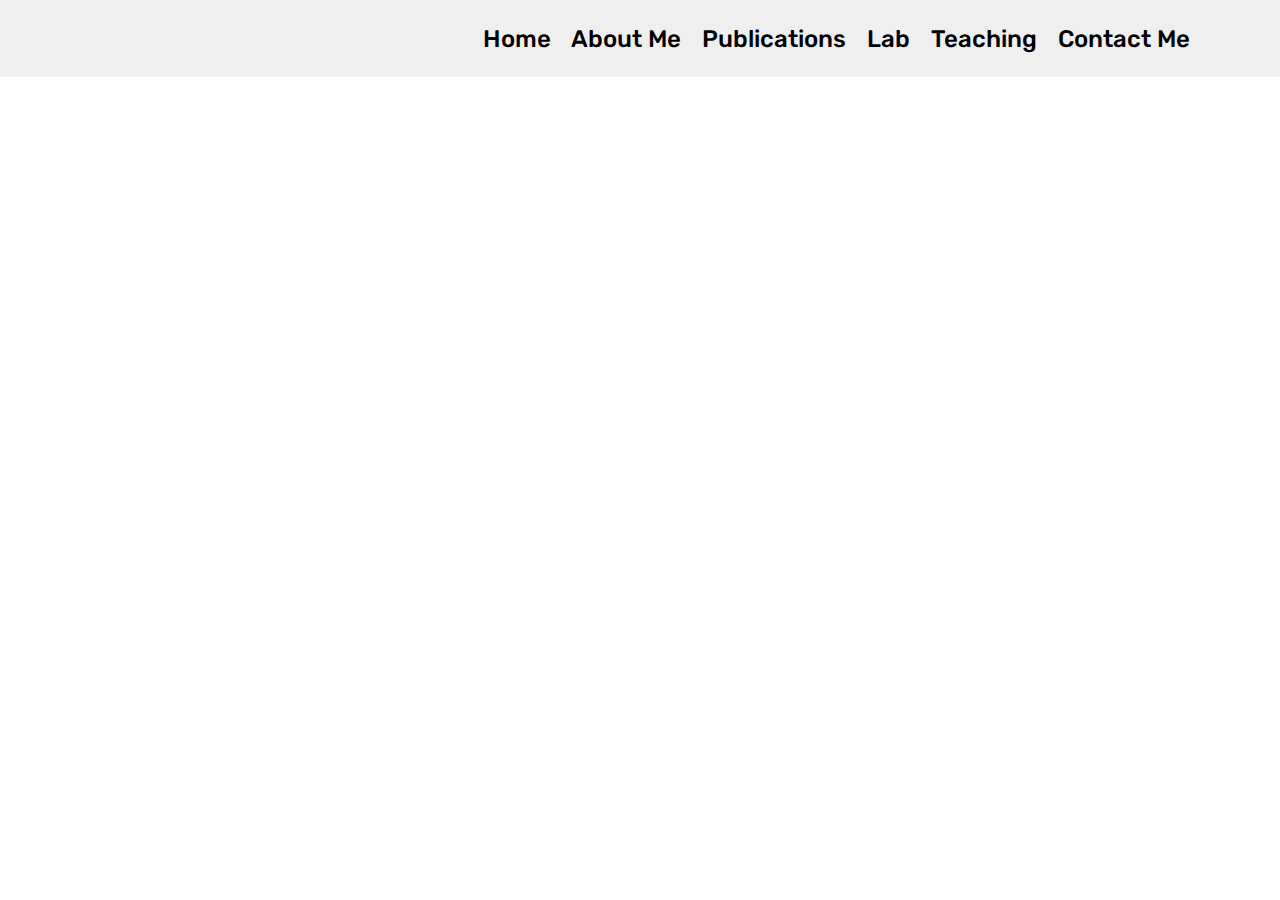
<file: research.html>
<!DOCTYPE html>
<html  >
<head>
  <!-- Site made with Mobirise Website Builder v6.0.1, https://mobirise.com -->
  <meta charset="UTF-8">
  <meta http-equiv="X-UA-Compatible" content="IE=edge">
  <meta name="generator" content="Mobirise v6.0.1, mobirise.com">
  <meta name="viewport" content="width=device-width, initial-scale=1, minimum-scale=1">
  <link rel="shortcut icon" href="assets/images/logo2.png" type="image/x-icon">
  <meta name="description" content="Website Maker Description">
  
  
  <title>Research</title>
  <link rel="stylesheet" href="assets/web/assets/mobirise-icons/mobirise-icons.css">
  <link rel="stylesheet" href="assets/bootstrap/css/bootstrap.min.css">
  <link rel="stylesheet" href="assets/bootstrap/css/bootstrap-grid.min.css">
  <link rel="stylesheet" href="assets/bootstrap/css/bootstrap-reboot.min.css">
  <link rel="stylesheet" href="assets/tether/tether.min.css">
  <link rel="stylesheet" href="assets/dropdown/css/style.css">
  <link rel="stylesheet" href="assets/theme/css/style.css">
  <link rel="preload" href="https://fonts.googleapis.com/css?family=Ubuntu:300,300i,400,400i,500,500i,700,700i&display=swap" as="style" onload="this.onload=null;this.rel='stylesheet'">
  <noscript><link rel="stylesheet" href="https://fonts.googleapis.com/css?family=Ubuntu:300,300i,400,400i,500,500i,700,700i&display=swap"></noscript>
  <link rel="preload" href="https://fonts.googleapis.com/css?family=Rubik:300,400,500,600,700,800,900,300i,400i,500i,600i,700i,800i,900i&display=swap" as="style" onload="this.onload=null;this.rel='stylesheet'">
  <noscript><link rel="stylesheet" href="https://fonts.googleapis.com/css?family=Rubik:300,400,500,600,700,800,900,300i,400i,500i,600i,700i,800i,900i&display=swap"></noscript>
  <link rel="preload" as="style" href="assets/mobirise/css/mbr-additional.css?v=hBMV7w"><link rel="stylesheet" href="assets/mobirise/css/mbr-additional.css?v=hBMV7w" type="text/css">

  
  
  
</head>
<body>

<!-- Analytics -->
<!-- Global site tag (gtag.js) - Google Analytics -->
<script async src="https://www.googletagmanager.com/gtag/js?id=UA-135435395-1"></script>
<script>
  window.dataLayer = window.dataLayer || [];
  function gtag(){dataLayer.push(arguments);}
  gtag('js', new Date());

  gtag('config', 'UA-135435395-1');
</script>

<!-- /Analytics -->


  
  <section class="menu cid-rjv3yyZnbB" once="menu" id="menu2-14">

    

    <nav class="navbar navbar-expand beta-menu navbar-dropdown align-items-center navbar-fixed-top navbar-toggleable-sm">
        <button class="navbar-toggler navbar-toggler-right" type="button" data-toggle="collapse" data-target="#navbarSupportedContent" aria-controls="navbarSupportedContent" aria-expanded="false" aria-label="Toggle navigation">
            <div class="hamburger">
                <span></span>
                <span></span>
                <span></span>
                <span></span>
            </div>
        </button>
        <div class="menu-logo">
            <div class="navbar-brand">
                
                
            </div>
        </div>
        <div class="collapse navbar-collapse" id="navbarSupportedContent">
            <ul class="navbar-nav nav-dropdown nav-right navbar-nav-top-padding" data-app-modern-menu="true"><li class="nav-item">
                    <a class="nav-link link text-black display-4" href="index.html">Home</a>
                </li><li class="nav-item"><a class="nav-link link text-black display-4" href="index.html#testimonials-slider1-1c">About Me</a></li><li class="nav-item"><a class="nav-link link text-black display-4" href="Publications.html">Publications<br></a></li><li class="nav-item"><a class="nav-link link text-black display-4" href="lab.html">Lab<br></a></li><li class="nav-item"><a class="nav-link link text-black display-4" href="teaching.html">Teaching<br></a></li><li class="nav-item"></li>
                <li class="nav-item">
                    <a class="nav-link link text-black display-4" href="index.html#form4-d">Contact Me<br></a>
                </li></ul>
            
        </div>
    </nav>
</section><section class="display-7" style="padding: 0;align-items: center;justify-content: center;flex-wrap: wrap;    align-content: center;display: flex;position: relative;height: 4rem;"><a href="https://mobiri.se/981887" style="flex: 1 1;height: 4rem;position: absolute;width: 100%;z-index: 1;"><img alt="" style="height: 4rem;" src="[data-uri]"></a><p style="margin: 0;text-align: center;" class="display-7">&#8204;</p><a style="z-index:1" href="https://mobirise.com/html-builder.html">HTML Generator</a></section><script src="assets/popper/popper.min.js"></script>  <script src="assets/web/assets/jquery/jquery.min.js"></script>  <script src="assets/bootstrap/js/bootstrap.min.js"></script>  <script src="assets/tether/tether.min.js"></script>  <script src="assets/smoothscroll/smooth-scroll.js"></script>  <script src="assets/dropdown/js/nav-dropdown.js"></script>  <script src="assets/dropdown/js/navbar-dropdown.js"></script>  <script src="assets/touchswipe/jquery.touch-swipe.min.js"></script>  <script src="assets/theme/js/script.js"></script>  
  
  
</body>
</html>
</file>
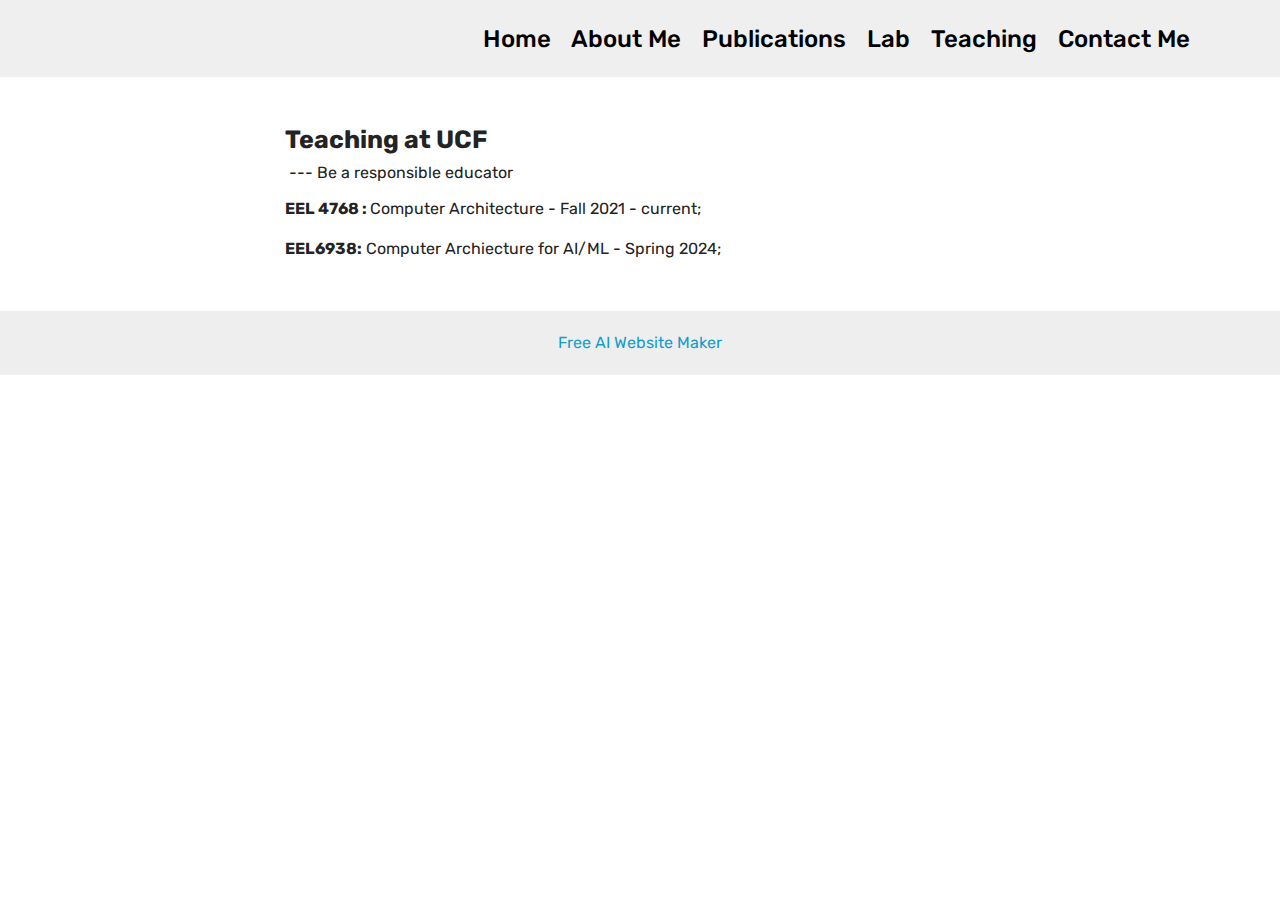
<file: teaching.html>
<!DOCTYPE html>
<html  >
<head>
  <!-- Site made with Mobirise Website Builder v6.0.1, https://mobirise.com -->
  <meta charset="UTF-8">
  <meta http-equiv="X-UA-Compatible" content="IE=edge">
  <meta name="generator" content="Mobirise v6.0.1, mobirise.com">
  <meta name="viewport" content="width=device-width, initial-scale=1, minimum-scale=1">
  <link rel="shortcut icon" href="assets/images/logo2.png" type="image/x-icon">
  <meta name="description" content="Web Page Builder Description">
  
  
  <title>Teaching</title>
  <link rel="stylesheet" href="assets/web/assets/mobirise-icons/mobirise-icons.css">
  <link rel="stylesheet" href="assets/bootstrap/css/bootstrap.min.css">
  <link rel="stylesheet" href="assets/bootstrap/css/bootstrap-grid.min.css">
  <link rel="stylesheet" href="assets/bootstrap/css/bootstrap-reboot.min.css">
  <link rel="stylesheet" href="assets/tether/tether.min.css">
  <link rel="stylesheet" href="assets/dropdown/css/style.css">
  <link rel="stylesheet" href="assets/theme/css/style.css">
  <link rel="preload" href="https://fonts.googleapis.com/css?family=Ubuntu:300,300i,400,400i,500,500i,700,700i&display=swap" as="style" onload="this.onload=null;this.rel='stylesheet'">
  <noscript><link rel="stylesheet" href="https://fonts.googleapis.com/css?family=Ubuntu:300,300i,400,400i,500,500i,700,700i&display=swap"></noscript>
  <link rel="preload" href="https://fonts.googleapis.com/css?family=Rubik:300,400,500,600,700,800,900,300i,400i,500i,600i,700i,800i,900i&display=swap" as="style" onload="this.onload=null;this.rel='stylesheet'">
  <noscript><link rel="stylesheet" href="https://fonts.googleapis.com/css?family=Rubik:300,400,500,600,700,800,900,300i,400i,500i,600i,700i,800i,900i&display=swap"></noscript>
  <link rel="preload" as="style" href="assets/mobirise/css/mbr-additional.css?v=Jf7rbF"><link rel="stylesheet" href="assets/mobirise/css/mbr-additional.css?v=Jf7rbF" type="text/css">

  
  
  
</head>
<body>

<!-- Analytics -->
<!-- Global site tag (gtag.js) - Google Analytics -->
<script async src="https://www.googletagmanager.com/gtag/js?id=UA-135435395-1"></script>
<script>
  window.dataLayer = window.dataLayer || [];
  function gtag(){dataLayer.push(arguments);}
  gtag('js', new Date());

  gtag('config', 'UA-135435395-1');
</script>

<!-- /Analytics -->


  
  <section class="menu cid-rjv3yyZnbB" once="menu" id="menu2-1d">

    

    <nav class="navbar navbar-expand beta-menu navbar-dropdown align-items-center navbar-fixed-top navbar-toggleable-sm">
        <button class="navbar-toggler navbar-toggler-right" type="button" data-toggle="collapse" data-target="#navbarSupportedContent" aria-controls="navbarSupportedContent" aria-expanded="false" aria-label="Toggle navigation">
            <div class="hamburger">
                <span></span>
                <span></span>
                <span></span>
                <span></span>
            </div>
        </button>
        <div class="menu-logo">
            <div class="navbar-brand">
                
                
            </div>
        </div>
        <div class="collapse navbar-collapse" id="navbarSupportedContent">
            <ul class="navbar-nav nav-dropdown nav-right navbar-nav-top-padding" data-app-modern-menu="true"><li class="nav-item">
                    <a class="nav-link link text-black display-4" href="index.html">Home</a>
                </li><li class="nav-item"><a class="nav-link link text-black display-4" href="index.html#testimonials-slider1-1c">About Me</a></li><li class="nav-item"><a class="nav-link link text-black display-4" href="Publications.html">Publications<br></a></li><li class="nav-item"><a class="nav-link link text-black display-4" href="lab.html">Lab<br></a></li><li class="nav-item"><a class="nav-link link text-black display-4" href="teaching.html">Teaching<br></a></li><li class="nav-item"></li>
                <li class="nav-item">
                    <a class="nav-link link text-black display-4" href="index.html#form4-d">Contact Me<br></a>
                </li></ul>
            
        </div>
    </nav>
</section>

<section class="mbr-section article content11 cid-sHOBrJm4db" id="content11-1g">
     

    <div class="container">
        <div class="media-container-row">
            <div class="mbr-text counter-container col-12 col-md-8 mbr-fonts-style display-7">
                <div style="text-align: justify; font-size: 25px;"><strong>Teaching at UCF&nbsp;</strong></div><div style="text-align: justify;">&nbsp;--- Be a responsible educator</div><div style="text-align: justify; font-size: 25px;"><span style="font-size: 1rem;"><strong>EEL 4768 :&nbsp;</strong>Computer Architecture - Fall 2021 - current;</span></div><div style="text-align: justify; font-size: 25px;"><span style="font-size: 1rem;"><strong>EEL6938:</strong> Computer Archiecture for AI/ML - Spring 2024;</span></div>
            </div>
        </div>
    </div>
</section><section class="display-7" style="padding: 0;align-items: center;justify-content: center;flex-wrap: wrap;    align-content: center;display: flex;position: relative;height: 4rem;"><a href="https://mobiri.se/981887" style="flex: 1 1;height: 4rem;position: absolute;width: 100%;z-index: 1;"><img alt="" style="height: 4rem;" src="[data-uri]"></a><p style="margin: 0;text-align: center;" class="display-7">&#8204;</p><a style="z-index:1" href="https://mobirise.com/builder/ai-website-maker.html">Free AI Website Maker</a></section><script src="assets/popper/popper.min.js"></script>  <script src="assets/web/assets/jquery/jquery.min.js"></script>  <script src="assets/bootstrap/js/bootstrap.min.js"></script>  <script src="assets/tether/tether.min.js"></script>  <script src="assets/smoothscroll/smooth-scroll.js"></script>  <script src="assets/dropdown/js/nav-dropdown.js"></script>  <script src="assets/dropdown/js/navbar-dropdown.js"></script>  <script src="assets/touchswipe/jquery.touch-swipe.min.js"></script>  <script src="assets/theme/js/script.js"></script>  
  
  
</body>
</html>
</file>
<file: assets/web/assets/mobirise-icons/mobirise-icons.css>
@font-face {
  font-family: 'MobiriseIcons';
  src:  url('mobirise-icons.eot?spat4u');
  src:  url('mobirise-icons.eot?spat4u#iefix') format('embedded-opentype'),
    url('mobirise-icons.ttf?spat4u') format('truetype'),
    url('mobirise-icons.woff?spat4u') format('woff'),
    url('mobirise-icons.svg?spat4u#MobiriseIcons') format('svg');
  font-weight: normal;
  font-style: normal;
  font-display: swap;
}

[class^="mbri-"], [class*=" mbri-"] {
  /* use !important to prevent issues with browser extensions that change fonts */
  font-family: MobiriseIcons !important;
  speak: none;
  font-style: normal;
  font-weight: normal;
  font-variant: normal;
  text-transform: none;
  line-height: 1;

  /* Better Font Rendering =========== */
  -webkit-font-smoothing: antialiased;
  -moz-osx-font-smoothing: grayscale;
}

.mbri-add-submenu:before {
  content: "\e900";
}
.mbri-alert:before {
  content: "\e901";
}
.mbri-align-center:before {
  content: "\e902";
}
.mbri-align-justify:before {
  content: "\e903";
}
.mbri-align-left:before {
  content: "\e904";
}
.mbri-align-right:before {
  content: "\e905";
}
.mbri-android:before {
  content: "\e906";
}
.mbri-apple:before {
  content: "\e907";
}
.mbri-arrow-down:before {
  content: "\e908";
}
.mbri-arrow-next:before {
  content: "\e909";
}
.mbri-arrow-prev:before {
  content: "\e90a";
}
.mbri-arrow-up:before {
  content: "\e90b";
}
.mbri-bold:before {
  content: "\e90c";
}
.mbri-bookmark:before {
  content: "\e90d";
}
.mbri-bootstrap:before {
  content: "\e90e";
}
.mbri-briefcase:before {
  content: "\e90f";
}
.mbri-browse:before {
  content: "\e910";
}
.mbri-bulleted-list:before {
  content: "\e911";
}
.mbri-calendar:before {
  content: "\e912";
}
.mbri-camera:before {
  content: "\e913";
}
.mbri-cart-add:before {
  content: "\e914";
}
.mbri-cart-full:before {
  content: "\e915";
}
.mbri-cash:before {
  content: "\e916";
}
.mbri-change-style:before {
  content: "\e917";
}
.mbri-chat:before {
  content: "\e918";
}
.mbri-clock:before {
  content: "\e919";
}
.mbri-close:before {
  content: "\e91a";
}
.mbri-cloud:before {
  content: "\e91b";
}
.mbri-code:before {
  content: "\e91c";
}
.mbri-contact-form:before {
  content: "\e91d";
}
.mbri-credit-card:before {
  content: "\e91e";
}
.mbri-cursor-click:before {
  content: "\e91f";
}
.mbri-cust-feedback:before {
  content: "\e920";
}
.mbri-database:before {
  content: "\e921";
}
.mbri-delivery:before {
  content: "\e922";
}
.mbri-desktop:before {
  content: "\e923";
}
.mbri-devices:before {
  content: "\e924";
}
.mbri-down:before {
  content: "\e925";
}
.mbri-download:before {
  content: "\e989";
}
.mbri-drag-n-drop:before {
  content: "\e927";
}
.mbri-drag-n-drop2:before {
  content: "\e928";
}
.mbri-edit:before {
  content: "\e929";
}
.mbri-edit2:before {
  content: "\e92a";
}
.mbri-error:before {
  content: "\e92b";
}
.mbri-extension:before {
  content: "\e92c";
}
.mbri-features:before {
  content: "\e92d";
}
.mbri-file:before {
  content: "\e92e";
}
.mbri-flag:before {
  content: "\e92f";
}
.mbri-folder:before {
  content: "\e930";
}
.mbri-gift:before {
  content: "\e931";
}
.mbri-github:before {
  content: "\e932";
}
.mbri-globe:before {
  content: "\e933";
}
.mbri-globe-2:before {
  content: "\e934";
}
.mbri-growing-chart:before {
  content: "\e935";
}
.mbri-hearth:before {
  content: "\e936";
}
.mbri-help:before {
  content: "\e937";
}
.mbri-home:before {
  content: "\e938";
}
.mbri-hot-cup:before {
  content: "\e939";
}
.mbri-idea:before {
  content: "\e93a";
}
.mbri-image-gallery:before {
  content: "\e93b";
}
.mbri-image-slider:before {
  content: "\e93c";
}
.mbri-info:before {
  content: "\e93d";
}
.mbri-italic:before {
  content: "\e93e";
}
.mbri-key:before {
  content: "\e93f";
}
.mbri-laptop:before {
  content: "\e940";
}
.mbri-layers:before {
  content: "\e941";
}
.mbri-left-right:before {
  content: "\e942";
}
.mbri-left:before {
  content: "\e943";
}
.mbri-letter:before {
  content: "\e944";
}
.mbri-like:before {
  content: "\e945";
}
.mbri-link:before {
  content: "\e946";
}
.mbri-lock:before {
  content: "\e947";
}
.mbri-login:before {
  content: "\e948";
}
.mbri-logout:before {
  content: "\e949";
}
.mbri-magic-stick:before {
  content: "\e94a";
}
.mbri-map-pin:before {
  content: "\e94b";
}
.mbri-menu:before {
  content: "\e94c";
}
.mbri-mobile:before {
  content: "\e94d";
}
.mbri-mobile2:before {
  content: "\e94e";
}
.mbri-mobirise:before {
  content: "\e94f";
}
.mbri-more-horizontal:before {
  content: "\e950";
}
.mbri-more-vertical:before {
  content: "\e951";
}
.mbri-music:before {
  content: "\e952";
}
.mbri-new-file:before {
  content: "\e953";
}
.mbri-numbered-list:before {
  content: "\e954";
}
.mbri-opened-folder:before {
  content: "\e955";
}
.mbri-pages:before {
  content: "\e956";
}
.mbri-paper-plane:before {
  content: "\e957";
}
.mbri-paperclip:before {
  content: "\e958";
}
.mbri-photo:before {
  content: "\e959";
}
.mbri-photos:before {
  content: "\e95a";
}
.mbri-pin:before {
  content: "\e95b";
}
.mbri-play:before {
  content: "\e95c";
}
.mbri-plus:before {
  content: "\e95d";
}
.mbri-preview:before {
  content: "\e95e";
}
.mbri-print:before {
  content: "\e95f";
}
.mbri-protect:before {
  content: "\e960";
}
.mbri-question:before {
  content: "\e961";
}
.mbri-quote-left:before {
  content: "\e962";
}
.mbri-quote-right:before {
  content: "\e963";
}
.mbri-refresh:before {
  content: "\e964";
}
.mbri-responsive:before {
  content: "\e965";
}
.mbri-right:before {
  content: "\e966";
}
.mbri-rocket:before {
  content: "\e967";
}
.mbri-sad-face:before {
  content: "\e968";
}
.mbri-sale:before {
  content: "\e969";
}
.mbri-save:before {
  content: "\e96a";
}
.mbri-search:before {
  content: "\e96b";
}
.mbri-setting:before {
  content: "\e96c";
}
.mbri-setting2:before {
  content: "\e96d";
}
.mbri-setting3:before {
  content: "\e96e";
}
.mbri-share:before {
  content: "\e96f";
}
.mbri-shopping-bag:before {
  content: "\e970";
}
.mbri-shopping-basket:before {
  content: "\e971";
}
.mbri-shopping-cart:before {
  content: "\e972";
}
.mbri-sites:before {
  content: "\e973";
}
.mbri-smile-face:before {
  content: "\e974";
}
.mbri-speed:before {
  content: "\e975";
}
.mbri-star:before {
  content: "\e976";
}
.mbri-success:before {
  content: "\e977";
}
.mbri-sun:before {
  content: "\e978";
}
.mbri-sun2:before {
  content: "\e979";
}
.mbri-tablet:before {
  content: "\e97a";
}
.mbri-tablet-vertical:before {
  content: "\e97b";
}
.mbri-target:before {
  content: "\e97c";
}
.mbri-timer:before {
  content: "\e97d";
}
.mbri-to-ftp:before {
  content: "\e97e";
}
.mbri-to-local-drive:before {
  content: "\e97f";
}
.mbri-touch-swipe:before {
  content: "\e980";
}
.mbri-touch:before {
  content: "\e981";
}
.mbri-trash:before {
  content: "\e982";
}
.mbri-underline:before {
  content: "\e983";
}
.mbri-unlink:before {
  content: "\e984";
}
.mbri-unlock:before {
  content: "\e985";
}
.mbri-up-down:before {
  content: "\e986";
}
.mbri-up:before {
  content: "\e987";
}
.mbri-update:before {
  content: "\e988";
}
.mbri-upload:before {
 content: "\e926"; 
}
.mbri-user:before {
  content: "\e98a";
}
.mbri-user2:before {
  content: "\e98b";
}
.mbri-users:before {
  content: "\e98c";
}
.mbri-video:before {
  content: "\e98d";
}
.mbri-video-play:before {
  content: "\e98e";
}
.mbri-watch:before {
  content: "\e98f";
}
.mbri-website-theme:before {
  content: "\e990";
}
.mbri-wifi:before {
  content: "\e991";
}
.mbri-windows:before {
  content: "\e992";
}
.mbri-zoom-out:before {
  content: "\e993";
}
.mbri-redo:before {
  content: "\e994";
}
.mbri-undo:before {
  content: "\e995";
}
</file>
<file: assets/dropdown/css/style.css>
.navbar-dropdown {
  left: 0;
  padding: 0;
  position: absolute;
  right: 0;
  top: 0;
  transition: all 0.45s ease;
  z-index: 1030;
  background: #282828; }
  .navbar-dropdown .navbar-logo {
    margin-right: 0.8rem;
    transition: margin 0.3s ease-in-out;
    vertical-align: middle; }
    .navbar-dropdown .navbar-logo img {
      height: 3.125rem;
      transition: all 0.3s ease-in-out; }
    .navbar-dropdown .navbar-logo.mbr-iconfont {
      font-size: 3.125rem;
      line-height: 3.125rem; }
  .navbar-dropdown .navbar-caption {
    font-weight: 700;
    white-space: normal;
    vertical-align: -4px;
    line-height: 3.125rem !important; }
    .navbar-dropdown .navbar-caption, .navbar-dropdown .navbar-caption:hover {
      color: inherit;
      text-decoration: none; }
  .navbar-dropdown .mbr-iconfont + .navbar-caption {
    vertical-align: -1px; }
  .navbar-dropdown.navbar-fixed-top {
    position: fixed; }
  .navbar-dropdown .navbar-brand span {
    vertical-align: -4px; }
  .navbar-dropdown.bg-color.transparent {
    background: none; }
  .navbar-dropdown.navbar-short .navbar-brand {
    padding: 0.625rem 0; }
    .navbar-dropdown.navbar-short .navbar-brand span {
      vertical-align: -1px; }
  .navbar-dropdown.navbar-short .navbar-caption {
    line-height: 2.375rem !important;
    vertical-align: -2px; }
  .navbar-dropdown.navbar-short .navbar-logo {
    margin-right: 0.5rem; }
    .navbar-dropdown.navbar-short .navbar-logo img {
      height: 2.375rem; }
    .navbar-dropdown.navbar-short .navbar-logo.mbr-iconfont {
      font-size: 2.375rem;
      line-height: 2.375rem; }
  .navbar-dropdown.navbar-short .mbr-table-cell {
    height: 3.625rem; }
  .navbar-dropdown .navbar-close {
    left: 0.6875rem;
    position: fixed;
    top: 0.75rem;
    z-index: 1000; }
  .navbar-dropdown .hamburger-icon {
    content: "";
    display: inline-block;
    vertical-align: middle;
    width: 16px;
    -webkit-box-shadow: 0 -6px 0 1px #282828,0 0 0 1px #282828,0 6px 0 1px #282828;
    -moz-box-shadow: 0 -6px 0 1px #282828,0 0 0 1px #282828,0 6px 0 1px #282828;
    box-shadow: 0 -6px 0 1px #282828,0 0 0 1px #282828,0 6px 0 1px #282828; }

.dropdown-menu .dropdown-toggle[data-toggle="dropdown-submenu"]::after {
  border-bottom: 0.35em solid transparent;
  border-left: 0.35em solid;
  border-right: 0;
  border-top: 0.35em solid transparent;
  margin-left: 0.3rem; }

.dropdown-menu .dropdown-item:focus {
  outline: 0; }

.nav-dropdown {
  font-size: 0.75rem;
  font-weight: 500;
  height: auto !important; }
  .nav-dropdown .nav-btn {
    padding-left: 1rem; }
  .nav-dropdown .link {
    margin: .667em 1.667em;
    font-weight: 500;
    padding: 0;
    transition: color .2s ease-in-out; }
    .nav-dropdown .link.dropdown-toggle {
      margin-right: 2.583em; }
      .nav-dropdown .link.dropdown-toggle::after {
        margin-left: .25rem;
        border-top: 0.35em solid;
        border-right: 0.35em solid transparent;
        border-left: 0.35em solid transparent;
        border-bottom: 0; }
      .nav-dropdown .link.dropdown-toggle[aria-expanded="true"] {
        margin: 0;
        padding: 0.667em 3.263em  0.667em 1.667em; }
  .nav-dropdown .link::after,
  .nav-dropdown .dropdown-item::after {
    color: inherit; }
  .nav-dropdown .btn {
    font-size: 0.75rem;
    font-weight: 700;
    letter-spacing: 0;
    margin-bottom: 0;
    padding-left: 1.25rem;
    padding-right: 1.25rem; }
  .nav-dropdown .dropdown-menu {
    border-radius: 0;
    border: 0;
    left: 0;
    margin: 0;
    padding-bottom: 1.25rem;
    padding-top: 1.25rem;
    position: relative; }
  .nav-dropdown .dropdown-submenu {
    margin-left: 0.125rem;
    top: 0; }
  .nav-dropdown .dropdown-item {
    font-weight: 500;
    line-height: 2;
    padding: 0.3846em 4.615em 0.3846em 1.5385em;
    position: relative;
    transition: color .2s ease-in-out, background-color .2s ease-in-out; }
    .nav-dropdown .dropdown-item::after {
      margin-top: -0.3077em;
      position: absolute;
      right: 1.1538em;
      top: 50%; }
    .nav-dropdown .dropdown-item:focus, .nav-dropdown .dropdown-item:hover {
      background: none; }

@media (max-width: 767px) {
  .nav-dropdown.navbar-toggleable-sm {
    bottom: 0;
    display: none;
    left: 0;
    overflow-x: hidden;
    position: fixed;
    top: 0;
    transform: translateX(-100%);
    -ms-transform: translateX(-100%);
    -webkit-transform: translateX(-100%);
    width: 18.75rem;
    z-index: 999; } }
.nav-dropdown.navbar-toggleable-xl {
  bottom: 0;
  display: none;
  left: 0;
  overflow-x: hidden;
  position: fixed;
  top: 0;
  transform: translateX(-100%);
  -ms-transform: translateX(-100%);
  -webkit-transform: translateX(-100%);
  width: 18.75rem;
  z-index: 999; }

.nav-dropdown-sm {
  display: block !important;
  overflow-x: hidden;
  overflow: auto;
  padding-top: 3.875rem; }
  .nav-dropdown-sm::after {
    content: "";
    display: block;
    height: 3rem;
    width: 100%; }
  .nav-dropdown-sm.collapse.in ~ .navbar-close {
    display: block !important; }
  .nav-dropdown-sm.collapsing, .nav-dropdown-sm.collapse.in {
    transform: translateX(0);
    -ms-transform: translateX(0);
    -webkit-transform: translateX(0);
    transition: all 0.25s ease-out;
    -webkit-transition: all 0.25s ease-out;
    background: #282828; }
  .nav-dropdown-sm.collapsing[aria-expanded="false"] {
    transform: translateX(-100%);
    -ms-transform: translateX(-100%);
    -webkit-transform: translateX(-100%); }
  .nav-dropdown-sm .nav-item {
    display: block;
    margin-left: 0 !important;
    padding-left: 0; }
  .nav-dropdown-sm .link,
  .nav-dropdown-sm .dropdown-item {
    border-top: 1px dotted rgba(255, 255, 255, 0.1);
    font-size: 0.8125rem;
    line-height: 1.6;
    margin: 0 !important;
    padding: 0.875rem 2.4rem 0.875rem 1.5625rem !important;
    position: relative;
    white-space: normal; }
    .nav-dropdown-sm .link:focus, .nav-dropdown-sm .link:hover,
    .nav-dropdown-sm .dropdown-item:focus,
    .nav-dropdown-sm .dropdown-item:hover {
      background: rgba(0, 0, 0, 0.2) !important;
      color: #c0a375; }
  .nav-dropdown-sm .nav-btn {
    position: relative;
    padding: 1.5625rem 1.5625rem 0 1.5625rem; }
    .nav-dropdown-sm .nav-btn::before {
      border-top: 1px dotted rgba(255, 255, 255, 0.1);
      content: "";
      left: 0;
      position: absolute;
      top: 0;
      width: 100%; }
    .nav-dropdown-sm .nav-btn + .nav-btn {
      padding-top: 0.625rem; }
      .nav-dropdown-sm .nav-btn + .nav-btn::before {
        display: none; }
  .nav-dropdown-sm .btn {
    padding: 0.625rem 0; }
  .nav-dropdown-sm .dropdown-toggle[data-toggle="dropdown-submenu"]::after {
    margin-left: .25rem;
    border-top: 0.35em solid;
    border-right: 0.35em solid transparent;
    border-left: 0.35em solid transparent;
    border-bottom: 0; }
  .nav-dropdown-sm .dropdown-toggle[data-toggle="dropdown-submenu"][aria-expanded="true"]::after {
    border-top: 0;
    border-right: 0.35em solid transparent;
    border-left: 0.35em solid transparent;
    border-bottom: 0.35em solid; }
  .nav-dropdown-sm .dropdown-menu {
    margin: 0;
    padding: 0;
    position: relative;
    top: 0;
    left: 0;
    width: 100%;
    border: 0;
    float: none;
    border-radius: 0;
    background: none; }
  .nav-dropdown-sm .dropdown-submenu {
    left: 100%;
    margin-left: 0.125rem;
    margin-top: -1.25rem;
    top: 0; }

.navbar-toggleable-sm .nav-dropdown .dropdown-menu {
  position: absolute; }

.navbar-toggleable-sm .nav-dropdown .dropdown-submenu {
  left: 100%;
  margin-left: 0.125rem;
  margin-top: -1.25rem;
  top: 0; }

.navbar-toggleable-sm.opened .nav-dropdown .dropdown-menu {
  position: relative; }

.navbar-toggleable-sm.opened .nav-dropdown .dropdown-submenu {
  left: 0;
  margin-left: 00rem;
  margin-top: 0rem;
  top: 0; }

.is-builder .nav-dropdown.collapsing {
  transition: none !important; }

/*# sourceMappingURL=style.css.map */
</file>
<file: assets/theme/css/style.css>
/*!
 * Mobirise v4 theme (https://mobirise.com/)
 * Copyright 2017 Mobirise
 */
section {
  background-color: #eeeeee;
}

.form-control:focus {
  box-shadow: none;
}

:focus {
  outline: none;
}

body {
  font-style: normal;
  line-height: 1.5;
}

section,
.container,
.container-fluid {
  position: relative;
  word-wrap: break-word;
}

a.mbr-iconfont:hover {
  text-decoration: none;
}

.article .lead p,
.article .lead ul,
.article .lead ol,
.article .lead pre,
.article .lead blockquote {
  margin-bottom: 0;
}

ul,
ol,
pre,
blockquote {
  margin-bottom: 2.3125rem;
}

pre {
  background: #f4f4f4;
  padding: 10px 24px;
  white-space: pre-wrap;
}

.inactive {
  -webkit-user-select: none;
  -moz-user-select: none;
  -ms-user-select: none;
  user-select: none;
  pointer-events: none;
  -webkit-user-drag: none;
  user-drag: none;
}

.mbr-section__comments .row {
  justify-content: center;
  -webkit-justify-content: center;
}

a {
  font-style: normal;
  font-weight: 400;
  cursor: pointer;
}

a, a:hover {
  text-decoration: none;
}

figure {
  margin-bottom: 0;
}

body {
  color: #232323;
}

h1,
h2,
h3,
h4,
h5,
h6,
.h1,
.h2,
.h3,
.h4,
.h5,
.h6,
.display-1,
.display-2,
.display-3,
.display-4 {
  line-height: 1;
  word-break: break-word;
  word-wrap: break-word;
}

.mbr-section-title {
  font-style: normal;
  line-height: 1.2;
}

.mbr-section-subtitle {
  line-height: 1.3;
}

.mbr-text {
  font-style: normal;
  line-height: 1.6;
}

b,
strong {
  font-weight: bold;
}

blockquote {
  padding: 10px 0 10px 20px;
  position: relative;
  border-left: 2px solid;
  border-color: #ff3366;
}

input:-webkit-autofill, input:-webkit-autofill:hover, input:-webkit-autofill:focus, input:-webkit-autofill:active {
  transition-delay: 9999s;
  transition-property: background-color, color;
}

textarea[type='hidden'] {
  display: none;
}

body {
  position: relative;
}

section {
  background-position: 50% 50%;
  background-repeat: no-repeat;
  background-size: cover;
}

section .mbr-background-video,
section .mbr-background-video-preview {
  position: absolute;
  bottom: 0;
  left: 0;
  right: 0;
  top: 0;
}

.hidden {
  visibility: hidden;
}

.mbr-z-index20 {
  z-index: 20;
}

/*! Base colors */
.mbr-white {
  color: #ffffff;
}

.mbr-black {
  color: #000000;
}

.mbr-bg-white {
  background-color: #ffffff;
}

.mbr-bg-black {
  background-color: #000000;
}

/*! Text-aligns */
.align-left {
  text-align: left;
}

.align-center {
  text-align: center;
}

.align-right {
  text-align: right;
}

@media (max-width: 767px) {
  .align-left,
  .align-center,
  .align-right,
  .mbr-section-btn,
  .mbr-section-title {
    text-align: center;
  }
}

/*! Font-weight  */
.mbr-light {
  font-weight: 300;
}

.mbr-regular {
  font-weight: 400;
}

.mbr-semibold {
  font-weight: 500;
}

.mbr-bold {
  font-weight: 700;
}

/*! Media  */
.media-size-item {
  -moz-flex: 1 1 auto;
  -o-flex: 1 1 auto;
  flex: 1 1 auto;
}

.media-content {
  flex-basis: 100%;
}

.media-container-row {
  display: flex;
  flex-direction: row;
  flex-wrap: wrap;
  justify-content: center;
  align-content: center;
  align-items: start;
}

.media-container-row .media-size-item {
  width: 400px;
}

.media-container-column {
  display: flex;
  flex-direction: column;
  flex-wrap: wrap;
  justify-content: center;
  align-content: center;
  align-items: stretch;
}

.media-container-column > * {
  width: 100%;
}

@media (min-width: 992px) {
  .media-container-row {
    flex-wrap: nowrap;
  }
}

figure {
  overflow: hidden;
}

figure[mbr-media-size] {
  transition: width 0.1s;
}

.mbr-figure img,
.mbr-figure iframe {
  display: block;
  width: 100%;
}

.card {
  background-color: transparent;
  border: none;
}

.card-box {
  width: 100%;
}

.card-img {
  text-align: center;
  flex-shrink: 0;
  -webkit-flex-shrink: 0;
}

.media {
  max-width: 100%;
  margin: 0 auto;
}

.mbr-figure {
  -ms-grid-row-align: center;
  align-self: center;
}

.media-container > div {
  max-width: 100%;
}

.mbr-figure img,
.card-img img {
  width: 100%;
}

@media (max-width: 991px) {
  .media-size-item {
    width: auto !important;
  }
  .media {
    width: auto;
  }
  .mbr-figure {
    width: 100% !important;
  }
}

/*! Buttons */
.btn {
  font-weight: 500;
  border-width: 2px;
  font-style: normal;
  letter-spacing: 1px;
  margin: .4rem .8rem;
  white-space: normal;
  transition: all .3s ease-in-out;
  display: inline-flex;
  align-items: center;
  justify-content: center;
  word-break: break-word;
  -webkit-align-items: center;
  -webkit-justify-content: center;
  display: -webkit-inline-flex;
}

.btn-sm {
  font-weight: 500;
  letter-spacing: 1px;
  transition: all .3s ease-in-out;
}

.btn-md {
  font-weight: 500;
  letter-spacing: 1px;
  margin: .4rem .8rem !important;
  transition: all .3s ease-in-out;
}

.btn-lg {
  font-weight: 500;
  letter-spacing: 1px;
  margin: .4rem .8rem !important;
  transition: all .3s ease-in-out;
}

.mbr-section-btn {
  margin-left: -0.25rem;
  margin-right: -0.25rem;
  font-size: 0;
}

nav .mbr-section-btn {
  margin-left: 0rem;
  margin-right: 0rem;
}

.btn-form {
  border-radius: 0;
}

.btn-form:hover {
  cursor: pointer;
}

/*! Btn icon margin */
.btn .mbr-iconfont,
.btn.btn-sm .mbr-iconfont {
  cursor: pointer;
  margin-right: 0.5rem;
}

.btn.btn-md .mbr-iconfont,
.btn.btn-md .mbr-iconfont {
  margin-right: 0.8rem;
}

.mbr-regular {
  font-weight: 400;
}

.mbr-semibold {
  font-weight: 500;
}

.mbr-bold {
  font-weight: 700;
}

[type='submit'] {
  -webkit-appearance: none;
}

/*! Full-screen */
.mbr-fullscreen .mbr-overlay {
  min-height: 100vh;
}

.mbr-fullscreen {
  display: flex;
  display: -moz-flex;
  display: -ms-flex;
  display: -o-flex;
  align-items: center;
  -webkit-align-items: center;
  min-height: 100vh;
  padding-top: 3rem;
  padding-bottom: 3rem;
}

/*! Map */
.map {
  height: 25rem;
  position: relative;
}

.map iframe {
  width: 100%;
  height: 100%;
}

.mbr-overlay {
  background-color: #000;
  bottom: 0;
  left: 0;
  opacity: .5;
  position: absolute;
  right: 0;
  top: 0;
  z-index: 0;
  pointer-events: none;
}

/* Form */
blockquote {
  font-style: italic;
  padding: 10px 0 10px 20px;
  font-size: 1.09rem;
  position: relative;
  border-width: 3px;
}

.form-control {
  background-color: #f5f5f5;
  box-shadow: none;
  color: #565656;
  line-height: 1.43;
  min-height: 3.5em;
  padding: 1.07em .5em;
}

.form-control, .form-control:focus {
  border: 1px solid #e8e8e8;
}

.form-active .form-control:invalid {
  border-color: red;
}

.form-control-label {
  position: relative;
  cursor: pointer;
  margin-bottom: .357em;
  padding: 0;
}

.alert {
  color: #ffffff;
  border-radius: 0;
  border: 0;
  font-size: .875rem;
  line-height: 1.5;
  margin-bottom: 1.875rem;
  padding: 1.25rem;
  position: relative;
}

.alert.alert-form::after {
  background-color: inherit;
  bottom: -7px;
  content: "";
  display: block;
  height: 14px;
  left: 50%;
  margin-left: -7px;
  position: absolute;
  transform: rotate(45deg);
  width: 14px;
  -webkit-transform: rotate(45deg);
}

.form-asterisk {
  font-family: initial;
  position: absolute;
  top: -2px;
  font-weight: normal;
}

/*! Scroll to top arrow */
#scrollToTop a i:before {
  content: '';
  position: absolute;
  height: 40%;
  top: 25%;
  background: #fff;
  width: 2px;
  left: calc(50% - 1px);
}

#scrollToTop a i:after {
  content: '';
  position: absolute;
  display: block;
  border-top: 2px solid #fff;
  border-right: 2px solid #fff;
  width: 40%;
  height: 40%;
  left: 30%;
  bottom: 30%;
  transform: rotate(135deg);
  -webkit-transform: rotate(135deg);
}

.mbr-arrow-up {
  bottom: 25px;
  right: 90px;
  position: fixed;
  text-align: right;
  z-index: 5000;
  color: #ffffff;
  font-size: 32px;
  transform: rotate(180deg);
  -webkit-transform: rotate(180deg);
}

.mbr-arrow-up a {
  background: rgba(0, 0, 0, 0.2);
  border-radius: 3px;
  color: #fff;
  display: inline-block;
  height: 60px;
  width: 60px;
  outline-style: none !important;
  position: relative;
  text-decoration: none;
  transition: all 0.3s ease-in-out;
  cursor: pointer;
  text-align: center;
}

.mbr-arrow-up a:hover {
  background-color: rgba(0, 0, 0, 0.4);
}

.mbr-arrow-up a i {
  line-height: 60px;
}

.mbr-arrow-up-icon {
  display: block;
  color: #fff;
}

.mbr-arrow-up-icon::before {
  content: '\203a';
  display: inline-block;
  font-family: serif;
  font-size: 32px;
  line-height: 1;
  font-style: normal;
  position: relative;
  top: 6px;
  left: -4px;
  -webkit-transform: rotate(-90deg);
  transform: rotate(-90deg);
}

/*! Arrow Down */
.mbr-arrow {
  position: absolute;
  bottom: 45px;
  left: 50%;
  width: 60px;
  height: 60px;
  cursor: pointer;
  background-color: rgba(80, 80, 80, 0.5);
  border-radius: 50%;
  -webkit-transform: translateX(-50%);
  transform: translateX(-50%);
}

.mbr-arrow > a {
  display: inline-block;
  text-decoration: none;
  outline-style: none;
  -webkit-animation: arrowdown 1.7s ease-in-out infinite;
  animation: arrowdown 1.7s ease-in-out infinite;
}

.mbr-arrow > a > i {
  position: absolute;
  top: -2px;
  left: 15px;
  font-size: 2rem;
}

@keyframes arrowdown {
  0% {
    transform: translateY(0px);
    -webkit-transform: translateY(0px);
  }
  50% {
    transform: translateY(-5px);
    -webkit-transform: translateY(-5px);
  }
  100% {
    transform: translateY(0px);
    -webkit-transform: translateY(0px);
  }
}

@-webkit-keyframes arrowdown {
  0% {
    transform: translateY(0px);
    -webkit-transform: translateY(0px);
  }
  50% {
    transform: translateY(-5px);
    -webkit-transform: translateY(-5px);
  }
  100% {
    transform: translateY(0px);
    -webkit-transform: translateY(0px);
  }
}

@media (max-width: 500px) {
  .mbr-arrow-up {
    left: 50%;
    right: auto;
    transform: translateX(-50%) rotate(180deg);
    -webkit-transform: translateX(-50%) rotate(180deg);
  }
}

/*Gradients animation*/
@keyframes gradient-animation {
  from {
    background-position: 0% 100%;
    -webkit-animation-timing-function: ease-in-out;
            animation-timing-function: ease-in-out;
  }
  to {
    background-position: 100% 0%;
    -webkit-animation-timing-function: ease-in-out;
            animation-timing-function: ease-in-out;
  }
}

@-webkit-keyframes gradient-animation {
  from {
    background-position: 0% 100%;
    -webkit-animation-timing-function: ease-in-out;
            animation-timing-function: ease-in-out;
  }
  to {
    background-position: 100% 0%;
    -webkit-animation-timing-function: ease-in-out;
            animation-timing-function: ease-in-out;
  }
}

.bg-gradient {
  background-size: 200% 200%;
  animation: gradient-animation 5s infinite alternate;
  -webkit-animation: gradient-animation 5s infinite alternate;
}

.menu .navbar-brand {
  display: -webkit-flex;
}

.menu .navbar-brand span {
  display: flex;
  display: -webkit-flex;
}

.menu .navbar-brand .navbar-caption-wrap {
  display: -webkit-flex;
}

.menu .navbar-brand .navbar-logo img {
  display: -webkit-flex;
}

@media (min-width: 768px) and (max-width: 1023px) {
  .menu .navbar-toggleable-sm .navbar-nav {
    display: -ms-flexbox;
  }
}

@media (max-width: 1023px) {
  .menu .navbar-collapse {
    max-height: 93.5vh;
  }
  .menu .navbar-collapse.show {
    overflow: auto;
  }
}

@media (min-width: 1024px) {
  .menu .navbar-nav.nav-dropdown {
    display: -webkit-flex;
  }
  .menu .navbar-toggleable-sm .navbar-collapse {
    display: -webkit-flex !important;
  }
  .menu .collapsed .navbar-collapse {
    max-height: 93.5vh;
  }
  .menu .collapsed .navbar-collapse.show {
    overflow: auto;
  }
}

@media (max-width: 767px) {
  .menu .navbar-collapse {
    max-height: 80vh;
  }
}

/* Others*/
.note-check a[data-value=Rubik] {
  font-style: normal;
}

.mbr-arrow a {
  color: #ffffff;
}

@media (max-width: 767px) {
  .mbr-arrow {
    display: none;
  }
}

.navbar {
  display: -webkit-flex;
  -webkit-flex-wrap: wrap;
  -webkit-align-items: center;
  -webkit-justify-content: space-between;
}

.navbar-collapse {
  -webkit-flex-basis: 100%;
  -webkit-flex-grow: 1;
  -webkit-align-items: center;
}

.nav-dropdown .link {
  padding: 0.667em 1.667em !important;
  margin: 0 !important;
}

.nav {
  display: -webkit-flex;
  -webkit-flex-wrap: wrap;
}

.row {
  display: -webkit-flex;
  -webkit-flex-wrap: wrap;
}

.justify-content-center {
  -webkit-justify-content: center;
}

.form-inline {
  display: -webkit-flex;
  -webkit-align-items: center;
}

.card-wrapper {
  -webkit-flex: 1;
}

.carousel-control {
  z-index: 10;
  display: -webkit-flex;
  -webkit-align-items: center;
  -webkit-justify-content: center;
}

.carousel-controls {
  display: -webkit-flex;
}

.media {
  display: -webkit-flex;
}

.form-group:focus {
  outline: none;
}

.jq-selectbox__select {
  padding: 1.07em 0.5em;
  position: absolute;
  top: 0;
  left: 0;
  width: 100%;
}

.jq-selectbox__dropdown {
  position: absolute;
  top: 100%;
  left: 0 !important;
  width: 100% !important;
}

.jq-selectbox__trigger-arrow {
  -webkit-transform: translateY(-50%);
          transform: translateY(-50%);
}

.jq-selectbox li {
  padding: 1.07em 0.5em;
}

input[type='range'] {
  padding-left: 0 !important;
  padding-right: 0 !important;
}

.modal-dialog,
.modal-content {
  height: 100%;
}

.modal-dialog .carousel-inner {
  height: calc(100vh - 1.75rem);
}

@media (max-width: 575px) {
  .modal-dialog .carousel-inner {
    height: calc(100vh - 1rem);
  }
}

.carousel-item {
  text-align: center;
}

.carousel-item img {
  margin: auto;
}

.navbar-toggler {
  align-self: flex-start;
  padding: 0.25rem 0.75rem;
  font-size: 1.25rem;
  line-height: 1;
  background: transparent;
  border: 1px solid transparent;
  border-radius: 0.25rem;
}

.navbar-toggler:focus,
.navbar-toggler:hover {
  text-decoration: none;
}

.navbar-toggler-icon {
  display: inline-block;
  width: 1.5em;
  height: 1.5em;
  vertical-align: middle;
  content: '';
  background: no-repeat center center;
  background-size: 100% 100%;
}

.navbar-toggler-left {
  position: absolute;
  left: 1rem;
}

.navbar-toggler-right {
  position: absolute;
  right: 1rem;
}

@media (max-width: 575px) {
  .navbar-toggleable .navbar-nav .dropdown-menu {
    position: static;
    float: none;
  }
  .navbar-toggleable > .container {
    padding-right: 0;
    padding-left: 0;
  }
}

@media (min-width: 576px) {
  .navbar-toggleable {
    flex-direction: row;
    flex-wrap: nowrap;
    align-items: center;
  }
  .navbar-toggleable .navbar-nav {
    flex-direction: row;
  }
  .navbar-toggleable .navbar-nav .nav-link {
    padding-right: 0.5rem;
    padding-left: 0.5rem;
  }
  .navbar-toggleable > .container {
    display: flex;
    flex-wrap: nowrap;
    align-items: center;
  }
  .navbar-toggleable .navbar-collapse {
    display: flex !important;
    width: 100%;
  }
  .navbar-toggleable .navbar-toggler {
    display: none;
  }
}

@media (max-width: 767px) {
  .navbar-toggleable-sm .navbar-nav .dropdown-menu {
    position: static;
    float: none;
  }
  .navbar-toggleable-sm > .container {
    padding-right: 0;
    padding-left: 0;
  }
}

@media (min-width: 768px) {
  .navbar-toggleable-sm {
    flex-direction: row;
    flex-wrap: nowrap;
    align-items: center;
  }
  .navbar-toggleable-sm .navbar-nav {
    flex-direction: row;
  }
  .navbar-toggleable-sm .navbar-nav .nav-link {
    padding-right: 0.5rem;
    padding-left: 0.5rem;
  }
  .navbar-toggleable-sm > .container {
    display: flex;
    flex-wrap: nowrap;
    align-items: center;
  }
  .navbar-toggleable-sm .navbar-collapse {
    display: none;
    width: 100%;
  }
  .navbar-toggleable-sm .navbar-toggler {
    display: none;
  }
}

@media (max-width: 1023px) {
  .navbar-toggleable-md .navbar-nav .dropdown-menu {
    position: static;
    float: none;
  }
  .navbar-toggleable-md > .container {
    padding-right: 0;
    padding-left: 0;
  }
}

@media (min-width: 1024px) {
  .navbar-toggleable-md {
    flex-direction: row;
    flex-wrap: nowrap;
    align-items: center;
  }
  .navbar-toggleable-md .navbar-nav {
    flex-direction: row;
  }
  .navbar-toggleable-md .navbar-nav .nav-link {
    padding-right: 0.5rem;
    padding-left: 0.5rem;
  }
  .navbar-toggleable-md > .container {
    display: flex;
    flex-wrap: nowrap;
    align-items: center;
  }
  .navbar-toggleable-md .navbar-collapse {
    display: flex !important;
    width: 100%;
  }
  .navbar-toggleable-md .navbar-toggler {
    display: none;
  }
}

@media (max-width: 1199px) {
  .navbar-toggleable-lg .navbar-nav .dropdown-menu {
    position: static;
    float: none;
  }
  .navbar-toggleable-lg > .container {
    padding-right: 0;
    padding-left: 0;
  }
}

@media (min-width: 1200px) {
  .navbar-toggleable-lg {
    flex-direction: row;
    flex-wrap: nowrap;
    align-items: center;
  }
  .navbar-toggleable-lg .navbar-nav {
    flex-direction: row;
  }
  .navbar-toggleable-lg .navbar-nav .nav-link {
    padding-right: 0.5rem;
    padding-left: 0.5rem;
  }
  .navbar-toggleable-lg > .container {
    display: flex;
    flex-wrap: nowrap;
    align-items: center;
  }
  .navbar-toggleable-lg .navbar-collapse {
    display: flex !important;
    width: 100%;
  }
  .navbar-toggleable-lg .navbar-toggler {
    display: none;
  }
}

.navbar-toggleable-xl {
  flex-direction: row;
  flex-wrap: nowrap;
  align-items: center;
}

.navbar-toggleable-xl .navbar-nav .dropdown-menu {
  position: static;
  float: none;
}

.navbar-toggleable-xl > .container {
  padding-right: 0;
  padding-left: 0;
}

.navbar-toggleable-xl .navbar-nav {
  flex-direction: row;
}

.navbar-toggleable-xl .navbar-nav .nav-link {
  padding-right: 0.5rem;
  padding-left: 0.5rem;
}

.navbar-toggleable-xl > .container {
  display: flex;
  flex-wrap: nowrap;
  align-items: center;
}

.navbar-toggleable-xl .navbar-collapse {
  display: flex !important;
  width: 100%;
}

.navbar-toggleable-xl .navbar-toggler {
  display: none;
}

.card-img {
  width: auto;
}

.menu .navbar.collapsed:not(.beta-menu) {
  flex-direction: column;
}

.carousel-item.active,
.carousel-item-next,
.carousel-item-prev {
  display: flex;
}

.note-air-layout .dropup .dropdown-menu,
.note-air-layout .navbar-fixed-bottom .dropdown .dropdown-menu {
  bottom: initial !important;
}

html,
body {
  height: auto;
  min-height: 100vh;
}

.dropup .dropdown-toggle::after {
  display: none;
}
.engine {
	position: absolute;
	text-indent: -2400px;
	text-align: center;
	padding: 0;
	top: 0;
	left: -2400px;
}
</file>
<file: assets/mobirise/css/mbr-additional.css>
body {
  font-family: Rubik;
}
.display-1 {
  font-family: 'Ubuntu', sans-serif;
  font-size: 4rem;
  font-display: swap;
}
.display-1 > .mbr-iconfont {
  font-size: 6.4rem;
}
.display-2 {
  font-family: 'Rubik', sans-serif;
  font-size: 3rem;
  font-display: swap;
}
.display-2 > .mbr-iconfont {
  font-size: 4.8rem;
}
.display-4 {
  font-family: 'Rubik', sans-serif;
  font-size: 1.5rem;
  font-display: swap;
}
.display-4 > .mbr-iconfont {
  font-size: 2.4rem;
}
.display-5 {
  font-family: 'Ubuntu', sans-serif;
  font-size: 1.5rem;
  font-display: swap;
}
.display-5 > .mbr-iconfont {
  font-size: 2.4rem;
}
.display-7 {
  font-family: 'Rubik', sans-serif;
  font-size: 1rem;
  font-display: swap;
}
.display-7 > .mbr-iconfont {
  font-size: 1.6rem;
}
/* ---- Fluid typography for mobile devices ---- */
/* 1.4 - font scale ratio ( bootstrap == 1.42857 ) */
/* 100vw - current viewport width */
/* (48 - 20)  48 == 48rem == 768px, 20 == 20rem == 320px(minimal supported viewport) */
/* 0.65 - min scale variable, may vary */
@media (max-width: 768px) {
  .display-1 {
    font-size: 3.2rem;
    font-size: calc( 2.05rem + (4 - 2.05) * ((100vw - 20rem) / (48 - 20)));
    line-height: calc( 1.4 * (2.05rem + (4 - 2.05) * ((100vw - 20rem) / (48 - 20))));
  }
  .display-2 {
    font-size: 2.4rem;
    font-size: calc( 1.7rem + (3 - 1.7) * ((100vw - 20rem) / (48 - 20)));
    line-height: calc( 1.4 * (1.7rem + (3 - 1.7) * ((100vw - 20rem) / (48 - 20))));
  }
  .display-4 {
    font-size: 1.2rem;
    font-size: calc( 1.175rem + (1.5 - 1.175) * ((100vw - 20rem) / (48 - 20)));
    line-height: calc( 1.4 * (1.175rem + (1.5 - 1.175) * ((100vw - 20rem) / (48 - 20))));
  }
  .display-5 {
    font-size: 1.2rem;
    font-size: calc( 1.175rem + (1.5 - 1.175) * ((100vw - 20rem) / (48 - 20)));
    line-height: calc( 1.4 * (1.175rem + (1.5 - 1.175) * ((100vw - 20rem) / (48 - 20))));
  }
}
/* Buttons */
.btn {
  padding: 1rem 3rem;
  border-radius: 3px;
}
.btn-sm {
  padding: 0.6rem 1.5rem;
  border-radius: 3px;
}
.btn-md {
  padding: 1rem 3rem;
  border-radius: 3px;
}
.btn-lg {
  padding: 1.2rem 3.2rem;
  border-radius: 3px;
}
.bg-primary {
  background-color: #149dcc !important;
}
.bg-success {
  background-color: #f7ed4a !important;
}
.bg-info {
  background-color: #82786e !important;
}
.bg-warning {
  background-color: #879a9f !important;
}
.bg-danger {
  background-color: #b1a374 !important;
}
.btn-primary,
.btn-primary:active {
  background-color: #149dcc !important;
  border-color: #149dcc !important;
  color: #ffffff !important;
}
.btn-primary:hover,
.btn-primary:focus,
.btn-primary.focus,
.btn-primary.active {
  color: #ffffff !important;
  background-color: #0d6786 !important;
  border-color: #0d6786 !important;
}
.btn-primary.disabled,
.btn-primary:disabled {
  color: #ffffff !important;
  background-color: #0d6786 !important;
  border-color: #0d6786 !important;
}
.btn-secondary,
.btn-secondary:active {
  background-color: #ff3366 !important;
  border-color: #ff3366 !important;
  color: #ffffff !important;
}
.btn-secondary:hover,
.btn-secondary:focus,
.btn-secondary.focus,
.btn-secondary.active {
  color: #ffffff !important;
  background-color: #e50039 !important;
  border-color: #e50039 !important;
}
.btn-secondary.disabled,
.btn-secondary:disabled {
  color: #ffffff !important;
  background-color: #e50039 !important;
  border-color: #e50039 !important;
}
.btn-info,
.btn-info:active {
  background-color: #82786e !important;
  border-color: #82786e !important;
  color: #ffffff !important;
}
.btn-info:hover,
.btn-info:focus,
.btn-info.focus,
.btn-info.active {
  color: #ffffff !important;
  background-color: #59524b !important;
  border-color: #59524b !important;
}
.btn-info.disabled,
.btn-info:disabled {
  color: #ffffff !important;
  background-color: #59524b !important;
  border-color: #59524b !important;
}
.btn-success,
.btn-success:active {
  background-color: #f7ed4a !important;
  border-color: #f7ed4a !important;
  color: #3f3c03 !important;
}
.btn-success:hover,
.btn-success:focus,
.btn-success.focus,
.btn-success.active {
  color: #3f3c03 !important;
  background-color: #eadd0a !important;
  border-color: #eadd0a !important;
}
.btn-success.disabled,
.btn-success:disabled {
  color: #3f3c03 !important;
  background-color: #eadd0a !important;
  border-color: #eadd0a !important;
}
.btn-warning,
.btn-warning:active {
  background-color: #879a9f !important;
  border-color: #879a9f !important;
  color: #ffffff !important;
}
.btn-warning:hover,
.btn-warning:focus,
.btn-warning.focus,
.btn-warning.active {
  color: #ffffff !important;
  background-color: #617479 !important;
  border-color: #617479 !important;
}
.btn-warning.disabled,
.btn-warning:disabled {
  color: #ffffff !important;
  background-color: #617479 !important;
  border-color: #617479 !important;
}
.btn-danger,
.btn-danger:active {
  background-color: #b1a374 !important;
  border-color: #b1a374 !important;
  color: #ffffff !important;
}
.btn-danger:hover,
.btn-danger:focus,
.btn-danger.focus,
.btn-danger.active {
  color: #ffffff !important;
  background-color: #8b7d4e !important;
  border-color: #8b7d4e !important;
}
.btn-danger.disabled,
.btn-danger:disabled {
  color: #ffffff !important;
  background-color: #8b7d4e !important;
  border-color: #8b7d4e !important;
}
.btn-white {
  color: #333333 !important;
}
.btn-white,
.btn-white:active {
  background-color: #ffffff !important;
  border-color: #ffffff !important;
  color: #808080 !important;
}
.btn-white:hover,
.btn-white:focus,
.btn-white.focus,
.btn-white.active {
  color: #808080 !important;
  background-color: #d9d9d9 !important;
  border-color: #d9d9d9 !important;
}
.btn-white.disabled,
.btn-white:disabled {
  color: #808080 !important;
  background-color: #d9d9d9 !important;
  border-color: #d9d9d9 !important;
}
.btn-black,
.btn-black:active {
  background-color: #333333 !important;
  border-color: #333333 !important;
  color: #ffffff !important;
}
.btn-black:hover,
.btn-black:focus,
.btn-black.focus,
.btn-black.active {
  color: #ffffff !important;
  background-color: #0d0d0d !important;
  border-color: #0d0d0d !important;
}
.btn-black.disabled,
.btn-black:disabled {
  color: #ffffff !important;
  background-color: #0d0d0d !important;
  border-color: #0d0d0d !important;
}
.btn-primary-outline,
.btn-primary-outline:active {
  background: none;
  border-color: #0b566f;
  color: #0b566f;
}
.btn-primary-outline:hover,
.btn-primary-outline:focus,
.btn-primary-outline.focus,
.btn-primary-outline.active {
  color: #ffffff;
  background-color: #149dcc;
  border-color: #149dcc;
}
.btn-primary-outline.disabled,
.btn-primary-outline:disabled {
  color: #ffffff !important;
  background-color: #149dcc !important;
  border-color: #149dcc !important;
}
.btn-secondary-outline,
.btn-secondary-outline:active {
  background: none;
  border-color: #cc0033;
  color: #cc0033;
}
.btn-secondary-outline:hover,
.btn-secondary-outline:focus,
.btn-secondary-outline.focus,
.btn-secondary-outline.active {
  color: #ffffff;
  background-color: #ff3366;
  border-color: #ff3366;
}
.btn-secondary-outline.disabled,
.btn-secondary-outline:disabled {
  color: #ffffff !important;
  background-color: #ff3366 !important;
  border-color: #ff3366 !important;
}
.btn-info-outline,
.btn-info-outline:active {
  background: none;
  border-color: #4b453f;
  color: #4b453f;
}
.btn-info-outline:hover,
.btn-info-outline:focus,
.btn-info-outline.focus,
.btn-info-outline.active {
  color: #ffffff;
  background-color: #82786e;
  border-color: #82786e;
}
.btn-info-outline.disabled,
.btn-info-outline:disabled {
  color: #ffffff !important;
  background-color: #82786e !important;
  border-color: #82786e !important;
}
.btn-success-outline,
.btn-success-outline:active {
  background: none;
  border-color: #d2c609;
  color: #d2c609;
}
.btn-success-outline:hover,
.btn-success-outline:focus,
.btn-success-outline.focus,
.btn-success-outline.active {
  color: #3f3c03;
  background-color: #f7ed4a;
  border-color: #f7ed4a;
}
.btn-success-outline.disabled,
.btn-success-outline:disabled {
  color: #3f3c03 !important;
  background-color: #f7ed4a !important;
  border-color: #f7ed4a !important;
}
.btn-warning-outline,
.btn-warning-outline:active {
  background: none;
  border-color: #55666b;
  color: #55666b;
}
.btn-warning-outline:hover,
.btn-warning-outline:focus,
.btn-warning-outline.focus,
.btn-warning-outline.active {
  color: #ffffff;
  background-color: #879a9f;
  border-color: #879a9f;
}
.btn-warning-outline.disabled,
.btn-warning-outline:disabled {
  color: #ffffff !important;
  background-color: #879a9f !important;
  border-color: #879a9f !important;
}
.btn-danger-outline,
.btn-danger-outline:active {
  background: none;
  border-color: #7a6e45;
  color: #7a6e45;
}
.btn-danger-outline:hover,
.btn-danger-outline:focus,
.btn-danger-outline.focus,
.btn-danger-outline.active {
  color: #ffffff;
  background-color: #b1a374;
  border-color: #b1a374;
}
.btn-danger-outline.disabled,
.btn-danger-outline:disabled {
  color: #ffffff !important;
  background-color: #b1a374 !important;
  border-color: #b1a374 !important;
}
.btn-black-outline,
.btn-black-outline:active {
  background: none;
  border-color: #000000;
  color: #000000;
}
.btn-black-outline:hover,
.btn-black-outline:focus,
.btn-black-outline.focus,
.btn-black-outline.active {
  color: #ffffff;
  background-color: #333333;
  border-color: #333333;
}
.btn-black-outline.disabled,
.btn-black-outline:disabled {
  color: #ffffff !important;
  background-color: #333333 !important;
  border-color: #333333 !important;
}
.btn-white-outline,
.btn-white-outline:active,
.btn-white-outline.active {
  background: none;
  border-color: #ffffff;
  color: #ffffff;
}
.btn-white-outline:hover,
.btn-white-outline:focus,
.btn-white-outline.focus {
  color: #333333;
  background-color: #ffffff;
  border-color: #ffffff;
}
.text-primary {
  color: #149dcc !important;
}
.text-secondary {
  color: #ff3366 !important;
}
.text-success {
  color: #f7ed4a !important;
}
.text-info {
  color: #82786e !important;
}
.text-warning {
  color: #879a9f !important;
}
.text-danger {
  color: #b1a374 !important;
}
.text-white {
  color: #ffffff !important;
}
.text-black {
  color: #000000 !important;
}
a.text-primary:hover,
a.text-primary:focus {
  color: #0b566f !important;
}
a.text-secondary:hover,
a.text-secondary:focus {
  color: #cc0033 !important;
}
a.text-success:hover,
a.text-success:focus {
  color: #d2c609 !important;
}
a.text-info:hover,
a.text-info:focus {
  color: #4b453f !important;
}
a.text-warning:hover,
a.text-warning:focus {
  color: #55666b !important;
}
a.text-danger:hover,
a.text-danger:focus {
  color: #7a6e45 !important;
}
a.text-white:hover,
a.text-white:focus {
  color: #b3b3b3 !important;
}
a.text-black:hover,
a.text-black:focus {
  color: #4d4d4d !important;
}
.alert-success {
  background-color: #70c770;
}
.alert-info {
  background-color: #82786e;
}
.alert-warning {
  background-color: #879a9f;
}
.alert-danger {
  background-color: #b1a374;
}
.mbr-section-btn a.btn:not(.btn-form) {
  border-radius: 100px;
}
.mbr-section-btn a.btn:not(.btn-form):hover,
.mbr-section-btn a.btn:not(.btn-form):focus {
  box-shadow: none !important;
}
.mbr-section-btn a.btn:not(.btn-form):hover,
.mbr-section-btn a.btn:not(.btn-form):focus {
  box-shadow: 0 10px 40px 0 rgba(0, 0, 0, 0.2) !important;
  -webkit-box-shadow: 0 10px 40px 0 rgba(0, 0, 0, 0.2) !important;
}
.mbr-gallery-filter li a {
  border-radius: 100px !important;
}
.mbr-gallery-filter li.active .btn {
  background-color: #149dcc;
  border-color: #149dcc;
  color: #ffffff;
}
.mbr-gallery-filter li.active .btn:focus {
  box-shadow: none;
}
.nav-tabs .nav-link {
  border-radius: 100px !important;
}
a,
a:hover {
  color: #149dcc;
}
.mbr-plan-header.bg-primary .mbr-plan-subtitle,
.mbr-plan-header.bg-primary .mbr-plan-price-desc {
  color: #b4e6f8;
}
.mbr-plan-header.bg-success .mbr-plan-subtitle,
.mbr-plan-header.bg-success .mbr-plan-price-desc {
  color: #ffffff;
}
.mbr-plan-header.bg-info .mbr-plan-subtitle,
.mbr-plan-header.bg-info .mbr-plan-price-desc {
  color: #beb8b2;
}
.mbr-plan-header.bg-warning .mbr-plan-subtitle,
.mbr-plan-header.bg-warning .mbr-plan-price-desc {
  color: #ced6d8;
}
.mbr-plan-header.bg-danger .mbr-plan-subtitle,
.mbr-plan-header.bg-danger .mbr-plan-price-desc {
  color: #dfd9c6;
}
/* Scroll to top button*/
.scrollToTop_wraper {
  display: none;
}
.form-control {
  font-family: 'Rubik', sans-serif;
  font-size: 1rem;
  font-display: swap;
}
.form-control > .mbr-iconfont {
  font-size: 1.6rem;
}
blockquote {
  border-color: #149dcc;
}
/* Forms */
.mbr-form .btn {
  margin: .4rem 0;
}
.mbr-form .input-group-btn a.btn {
  border-radius: 100px !important;
}
.mbr-form .input-group-btn a.btn:hover {
  box-shadow: 0 10px 40px 0 rgba(0, 0, 0, 0.2);
}
.mbr-form .input-group-btn button[type="submit"] {
  border-radius: 100px !important;
  padding: 1rem 3rem;
}
.mbr-form .input-group-btn button[type="submit"]:hover {
  box-shadow: 0 10px 40px 0 rgba(0, 0, 0, 0.2);
}
@media (max-width: 767px) {
  .btn {
    font-size: .75rem !important;
  }
  .btn .mbr-iconfont {
    font-size: 1rem !important;
  }
}
/* Footer */
.mbr-footer-content li::before,
.mbr-footer .mbr-contacts li::before {
  background: #149dcc;
}
.mbr-footer-content li a:hover,
.mbr-footer .mbr-contacts li a:hover {
  color: #149dcc;
}
.footer3 input[type="email"],
.footer4 input[type="email"] {
  border-radius: 100px !important;
}
.footer3 .input-group-btn a.btn,
.footer4 .input-group-btn a.btn {
  border-radius: 100px !important;
}
.footer3 .input-group-btn button[type="submit"],
.footer4 .input-group-btn button[type="submit"] {
  border-radius: 100px !important;
}
/* Headers*/
.header13 .form-inline input[type="email"],
.header14 .form-inline input[type="email"] {
  border-radius: 100px;
}
.header13 .form-inline input[type="text"],
.header14 .form-inline input[type="text"] {
  border-radius: 100px;
}
.header13 .form-inline input[type="tel"],
.header14 .form-inline input[type="tel"] {
  border-radius: 100px;
}
.header13 .form-inline a.btn,
.header14 .form-inline a.btn {
  border-radius: 100px;
}
.header13 .form-inline button,
.header14 .form-inline button {
  border-radius: 100px !important;
}
@media screen and (-ms-high-contrast: active), (-ms-high-contrast: none) {
  .card-wrapper {
    flex: auto !important;
  }
}
.jq-selectbox li:hover,
.jq-selectbox li.selected {
  background-color: #149dcc;
  color: #ffffff;
}
.jq-selectbox .jq-selectbox__trigger-arrow,
.jq-number__spin.minus:after,
.jq-number__spin.plus:after {
  transition: 0.4s;
  border-top-color: currentColor;
  border-bottom-color: currentColor;
}
.jq-selectbox:hover .jq-selectbox__trigger-arrow,
.jq-number__spin.minus:hover:after,
.jq-number__spin.plus:hover:after {
  border-top-color: #149dcc;
  border-bottom-color: #149dcc;
}
.xdsoft_datetimepicker .xdsoft_calendar td.xdsoft_default,
.xdsoft_datetimepicker .xdsoft_calendar td.xdsoft_current,
.xdsoft_datetimepicker .xdsoft_timepicker .xdsoft_time_box > div > div.xdsoft_current {
  color: #ffffff !important;
  background-color: #149dcc !important;
  box-shadow: none !important;
}
.xdsoft_datetimepicker .xdsoft_calendar td:hover,
.xdsoft_datetimepicker .xdsoft_timepicker .xdsoft_time_box > div > div:hover {
  color: #ffffff !important;
  background: #ff3366 !important;
  box-shadow: none !important;
}
.lazy-bg {
  background-image: none !important;
}
.lazy-placeholder:not(section),
.lazy-none {
  display: block;
  position: relative;
  padding-bottom: 56.25%;
}
iframe.lazy-placeholder,
.lazy-placeholder:after {
  content: '';
  position: absolute;
  width: 100px;
  height: 100px;
  background: transparent no-repeat center;
  background-size: contain;
  top: 50%;
  left: 50%;
  transform: translateX(-50%) translateY(-50%);
  background-image: url("data:image/svg+xml;charset=UTF-8,%3csvg width='32' height='32' viewBox='0 0 64 64' xmlns='http://www.w3.org/2000/svg' stroke='%23149dcc' %3e%3cg fill='none' fill-rule='evenodd'%3e%3cg transform='translate(16 16)' stroke-width='2'%3e%3ccircle stroke-opacity='.5' cx='16' cy='16' r='16'/%3e%3cpath d='M32 16c0-9.94-8.06-16-16-16'%3e%3canimateTransform attributeName='transform' type='rotate' from='0 16 16' to='360 16 16' dur='1s' repeatCount='indefinite'/%3e%3c/path%3e%3c/g%3e%3c/g%3e%3c/svg%3e");
}
section.lazy-placeholder:after {
  opacity: 0.3;
}
.cid-rjv3yyZnbB .navbar {
  background: #efefef;
  transition: none;
  min-height: 77px;
  padding: .5rem 0;
}
.cid-rjv3yyZnbB .navbar-dropdown.bg-color.transparent.opened {
  background: #efefef;
}
.cid-rjv3yyZnbB a {
  font-style: normal;
}
.cid-rjv3yyZnbB .nav-item span {
  padding-right: 0.4em;
  line-height: 0.5em;
  vertical-align: text-bottom;
  position: relative;
  text-decoration: none;
}
.cid-rjv3yyZnbB .nav-item a {
  display: -webkit-flex;
  align-items: center;
  justify-content: center;
  padding: 0.7rem 0 !important;
  margin: 0rem .65rem !important;
  -webkit-align-items: center;
  -webkit-justify-content: center;
}
.cid-rjv3yyZnbB .nav-item:focus,
.cid-rjv3yyZnbB .nav-link:focus {
  outline: none;
}
.cid-rjv3yyZnbB .btn {
  padding: 0.4rem 1.5rem;
  display: -webkit-inline-flex;
  align-items: center;
  -webkit-align-items: center;
}
.cid-rjv3yyZnbB .btn .mbr-iconfont {
  font-size: 1.6rem;
}
.cid-rjv3yyZnbB .menu-logo {
  margin-right: auto;
}
.cid-rjv3yyZnbB .menu-logo .navbar-brand {
  display: flex;
  margin-left: 5rem;
  padding: 0;
  transition: padding .2s;
  min-height: 3.8rem;
  -webkit-align-items: center;
  align-items: center;
}
.cid-rjv3yyZnbB .menu-logo .navbar-brand .navbar-caption-wrap {
  display: flex;
  -webkit-align-items: center;
  align-items: center;
  word-break: break-word;
  min-width: 7rem;
  margin: .3rem 0;
}
.cid-rjv3yyZnbB .menu-logo .navbar-brand .navbar-caption-wrap .navbar-caption {
  line-height: 1.2rem !important;
  padding-right: 2rem;
}
.cid-rjv3yyZnbB .menu-logo .navbar-brand .navbar-logo {
  font-size: 4rem;
  transition: font-size 0.25s;
}
.cid-rjv3yyZnbB .menu-logo .navbar-brand .navbar-logo img {
  display: flex;
}
.cid-rjv3yyZnbB .menu-logo .navbar-brand .navbar-logo .mbr-iconfont {
  transition: font-size 0.25s;
}
.cid-rjv3yyZnbB .menu-logo .navbar-brand .navbar-logo a {
  display: inline-flex;
}
.cid-rjv3yyZnbB .navbar-toggleable-sm .navbar-collapse {
  justify-content: flex-end;
  -webkit-justify-content: flex-end;
  padding-right: 5rem;
  width: auto;
}
.cid-rjv3yyZnbB .navbar-toggleable-sm .navbar-collapse .navbar-nav {
  flex-wrap: wrap;
  -webkit-flex-wrap: wrap;
  padding-left: 0;
}
.cid-rjv3yyZnbB .navbar-toggleable-sm .navbar-collapse .navbar-nav .nav-item {
  -webkit-align-self: center;
  align-self: center;
}
.cid-rjv3yyZnbB .navbar-toggleable-sm .navbar-collapse .navbar-buttons {
  padding-left: 0;
  padding-bottom: 0;
}
.cid-rjv3yyZnbB .dropdown .dropdown-menu {
  background: #efefef;
  display: none;
  position: absolute;
  min-width: 5rem;
  padding-top: 1.4rem;
  padding-bottom: 1.4rem;
  text-align: left;
}
.cid-rjv3yyZnbB .dropdown .dropdown-menu .dropdown-item {
  width: auto;
  padding: 0.235em 1.5385em 0.235em 1.5385em !important;
}
.cid-rjv3yyZnbB .dropdown .dropdown-menu .dropdown-item::after {
  right: 0.5rem;
}
.cid-rjv3yyZnbB .dropdown .dropdown-menu .dropdown-submenu {
  margin: 0;
}
.cid-rjv3yyZnbB .dropdown.open > .dropdown-menu {
  display: block;
}
.cid-rjv3yyZnbB .navbar-toggleable-sm.opened:after {
  position: absolute;
  width: 100vw;
  height: 100vh;
  content: '';
  background-color: rgba(0, 0, 0, 0.1);
  left: 0;
  bottom: 0;
  transform: translateY(100%);
  -webkit-transform: translateY(100%);
  z-index: 1000;
}
.cid-rjv3yyZnbB .navbar.navbar-short {
  min-height: 60px;
  transition: all .2s;
}
.cid-rjv3yyZnbB .navbar.navbar-short .navbar-toggler-right {
  top: 20px;
}
.cid-rjv3yyZnbB .navbar.navbar-short .navbar-logo a {
  font-size: 2.5rem !important;
  line-height: 2.5rem;
  transition: font-size 0.25s;
}
.cid-rjv3yyZnbB .navbar.navbar-short .navbar-logo a .mbr-iconfont {
  font-size: 2.5rem !important;
}
.cid-rjv3yyZnbB .navbar.navbar-short .navbar-logo a img {
  height: 3rem !important;
}
.cid-rjv3yyZnbB .navbar.navbar-short .navbar-brand {
  min-height: 3rem;
}
.cid-rjv3yyZnbB button.navbar-toggler {
  width: 31px;
  height: 18px;
  cursor: pointer;
  transition: all .2s;
  top: 1.5rem;
  right: 1rem;
}
.cid-rjv3yyZnbB button.navbar-toggler:focus {
  outline: none;
}
.cid-rjv3yyZnbB button.navbar-toggler .hamburger span {
  position: absolute;
  right: 0;
  width: 30px;
  height: 2px;
  border-right: 5px;
  background-color: #333333;
}
.cid-rjv3yyZnbB button.navbar-toggler .hamburger span:nth-child(1) {
  top: 0;
  transition: all .2s;
}
.cid-rjv3yyZnbB button.navbar-toggler .hamburger span:nth-child(2) {
  top: 8px;
  transition: all .15s;
}
.cid-rjv3yyZnbB button.navbar-toggler .hamburger span:nth-child(3) {
  top: 8px;
  transition: all .15s;
}
.cid-rjv3yyZnbB button.navbar-toggler .hamburger span:nth-child(4) {
  top: 16px;
  transition: all .2s;
}
.cid-rjv3yyZnbB nav.opened .hamburger span:nth-child(1) {
  top: 8px;
  width: 0;
  opacity: 0;
  right: 50%;
  transition: all .2s;
}
.cid-rjv3yyZnbB nav.opened .hamburger span:nth-child(2) {
  -webkit-transform: rotate(45deg);
  transform: rotate(45deg);
  transition: all .25s;
}
.cid-rjv3yyZnbB nav.opened .hamburger span:nth-child(3) {
  -webkit-transform: rotate(-45deg);
  transform: rotate(-45deg);
  transition: all .25s;
}
.cid-rjv3yyZnbB nav.opened .hamburger span:nth-child(4) {
  top: 8px;
  width: 0;
  opacity: 0;
  right: 50%;
  transition: all .2s;
}
.cid-rjv3yyZnbB .collapsed.navbar-expand {
  flex-direction: column;
  -webkit-flex-direction: column;
}
.cid-rjv3yyZnbB .collapsed .btn {
  display: -webkit-flex;
}
.cid-rjv3yyZnbB .collapsed .navbar-collapse {
  display: none !important;
  padding-right: 0 !important;
}
.cid-rjv3yyZnbB .collapsed .navbar-collapse.collapsing,
.cid-rjv3yyZnbB .collapsed .navbar-collapse.show {
  display: block !important;
}
.cid-rjv3yyZnbB .collapsed .navbar-collapse.collapsing .navbar-nav,
.cid-rjv3yyZnbB .collapsed .navbar-collapse.show .navbar-nav {
  display: block;
  text-align: center;
}
.cid-rjv3yyZnbB .collapsed .navbar-collapse.collapsing .navbar-nav .nav-item,
.cid-rjv3yyZnbB .collapsed .navbar-collapse.show .navbar-nav .nav-item {
  clear: both;
}
.cid-rjv3yyZnbB .collapsed .navbar-collapse.collapsing .navbar-nav .nav-item:last-child,
.cid-rjv3yyZnbB .collapsed .navbar-collapse.show .navbar-nav .nav-item:last-child {
  margin-bottom: 1rem;
}
.cid-rjv3yyZnbB .collapsed .navbar-collapse.collapsing .navbar-buttons,
.cid-rjv3yyZnbB .collapsed .navbar-collapse.show .navbar-buttons {
  text-align: center;
}
.cid-rjv3yyZnbB .collapsed .navbar-collapse.collapsing .navbar-buttons:last-child,
.cid-rjv3yyZnbB .collapsed .navbar-collapse.show .navbar-buttons:last-child {
  margin-bottom: 1rem;
}
.cid-rjv3yyZnbB .collapsed button.navbar-toggler {
  display: block;
}
.cid-rjv3yyZnbB .collapsed .navbar-brand {
  margin-left: 1rem !important;
}
.cid-rjv3yyZnbB .collapsed .navbar-toggleable-sm {
  flex-direction: column;
  -webkit-flex-direction: column;
}
.cid-rjv3yyZnbB .collapsed .dropdown .dropdown-menu {
  width: 100%;
  text-align: center;
  position: relative;
  opacity: 0;
  display: block;
  height: 0;
  visibility: hidden;
  padding: 0;
  transition-duration: .5s;
  transition-property: opacity,padding,height;
}
.cid-rjv3yyZnbB .collapsed .dropdown.open > .dropdown-menu {
  position: relative;
  opacity: 1;
  height: auto;
  padding: 1.4rem 0;
  visibility: visible;
}
.cid-rjv3yyZnbB .collapsed .dropdown .dropdown-submenu {
  left: 0;
  text-align: center;
  width: 100%;
}
.cid-rjv3yyZnbB .collapsed .dropdown .dropdown-toggle[data-toggle="dropdown-submenu"]::after {
  margin-top: 0;
  position: inherit;
  right: 0;
  top: 50%;
  display: inline-block;
  width: 0;
  height: 0;
  margin-left: .3em;
  vertical-align: middle;
  content: "";
  border-top: .30em solid;
  border-right: .30em solid transparent;
  border-left: .30em solid transparent;
}
@media (max-width: 991px) {
  .cid-rjv3yyZnbB.navbar-expand {
    flex-direction: column;
    -webkit-flex-direction: column;
  }
  .cid-rjv3yyZnbB img {
    height: 3.8rem !important;
  }
  .cid-rjv3yyZnbB .btn {
    display: -webkit-flex;
  }
  .cid-rjv3yyZnbB button.navbar-toggler {
    display: block;
  }
  .cid-rjv3yyZnbB .navbar-brand {
    margin-left: 1rem !important;
  }
  .cid-rjv3yyZnbB .navbar-toggleable-sm {
    flex-direction: column;
    -webkit-flex-direction: column;
  }
  .cid-rjv3yyZnbB .navbar-collapse {
    display: none !important;
    padding-right: 0 !important;
  }
  .cid-rjv3yyZnbB .navbar-collapse.collapsing,
  .cid-rjv3yyZnbB .navbar-collapse.show {
    display: block !important;
  }
  .cid-rjv3yyZnbB .navbar-collapse.collapsing .navbar-nav,
  .cid-rjv3yyZnbB .navbar-collapse.show .navbar-nav {
    display: block;
    text-align: center;
  }
  .cid-rjv3yyZnbB .navbar-collapse.collapsing .navbar-nav .nav-item,
  .cid-rjv3yyZnbB .navbar-collapse.show .navbar-nav .nav-item {
    clear: both;
  }
  .cid-rjv3yyZnbB .navbar-collapse.collapsing .navbar-nav .nav-item:last-child,
  .cid-rjv3yyZnbB .navbar-collapse.show .navbar-nav .nav-item:last-child {
    margin-bottom: 1rem;
  }
  .cid-rjv3yyZnbB .navbar-collapse.collapsing .navbar-buttons,
  .cid-rjv3yyZnbB .navbar-collapse.show .navbar-buttons {
    text-align: center;
  }
  .cid-rjv3yyZnbB .navbar-collapse.collapsing .navbar-buttons:last-child,
  .cid-rjv3yyZnbB .navbar-collapse.show .navbar-buttons:last-child {
    margin-bottom: 1rem;
  }
  .cid-rjv3yyZnbB .dropdown .dropdown-menu {
    width: 100%;
    text-align: center;
    position: relative;
    opacity: 0;
    display: block;
    height: 0;
    visibility: hidden;
    padding: 0;
    transition-duration: .5s;
    transition-property: opacity,padding,height;
  }
  .cid-rjv3yyZnbB .dropdown.open > .dropdown-menu {
    position: relative;
    opacity: 1;
    height: auto;
    padding: 1.4rem 0;
    visibility: visible;
  }
  .cid-rjv3yyZnbB .dropdown .dropdown-submenu {
    left: 0;
    text-align: center;
    width: 100%;
  }
  .cid-rjv3yyZnbB .dropdown .dropdown-toggle[data-toggle="dropdown-submenu"]::after {
    margin-top: 0;
    position: inherit;
    right: 0;
    top: 50%;
    display: inline-block;
    width: 0;
    height: 0;
    margin-left: .3em;
    vertical-align: middle;
    content: "";
    border-top: .30em solid;
    border-right: .30em solid transparent;
    border-left: .30em solid transparent;
  }
}
@media (min-width: 767px) {
  .cid-rjv3yyZnbB .menu-logo {
    flex-shrink: 0;
    -webkit-flex-shrink: 0;
  }
}
.cid-rjv3yyZnbB .navbar-collapse {
  flex-basis: auto;
  -webkit-flex-basis: auto;
}
.cid-rjv3yyZnbB .nav-link:hover,
.cid-rjv3yyZnbB .dropdown-item:hover {
  color: #767676 !important;
}
.cid-rjvCNc9mDV {
  padding-top: 120px;
  padding-bottom: 45px;
  background-color: #ffffff;
}
.cid-rjvCNc9mDV .mbr-section-subtitle {
  color: #767676;
}
.cid-rjvz1S0Xy0 {
  padding-top: 0px;
  padding-bottom: 0px;
  background-color: #ffffff;
}
.cid-rjvz1S0Xy0 .mbr-slider .carousel-control {
  background: #1b1b1b;
}
.cid-rjvz1S0Xy0 .mbr-slider .carousel-control-prev {
  left: 0;
  margin-left: 2.5rem;
}
.cid-rjvz1S0Xy0 .mbr-slider .carousel-control-next {
  right: 0;
  margin-right: 2.5rem;
}
.cid-rjvz1S0Xy0 .mbr-slider .modal-body .close {
  background: #1b1b1b;
}
.cid-rjvz1S0Xy0 .mbr-gallery-item > div::before {
  content: '';
  position: absolute;
  left: 0;
  top: 0;
  width: 100%;
  height: 100%;
  background: #554346;
  opacity: 0;
  -webkit-transition: 0.2s opacity ease-in-out;
  transition: 0.2s opacity ease-in-out;
  background: linear-gradient(to left, #554346, #45505b) !important;
}
.cid-rjvz1S0Xy0 .mbr-gallery-item > div:hover .mbr-gallery-title::before {
  background: transparent !important;
}
.cid-rjvz1S0Xy0 .mbr-gallery-item > div:hover:before {
  opacity: 0.7 !important;
}
.cid-rjvz1S0Xy0 .mbr-gallery-title {
  font-size: .9em;
  position: absolute;
  display: block;
  width: 100%;
  bottom: 0;
  padding: 1rem;
  color: #fff;
  z-index: 2;
}
.cid-rjvz1S0Xy0 .mbr-gallery-title:before {
  content: " ";
  width: 100%;
  height: 100%;
  top: 0;
  left: 0;
  z-index: -1;
  position: absolute;
  background: #554346 !important;
  opacity: 0.7;
  -webkit-transition: 0.2s background ease-in-out;
  transition: 0.2s background ease-in-out;
  background: linear-gradient(to left, #554346, #45505b) !important;
}
.cid-rRtLZ0VWKF {
  padding-top: 0px;
  padding-bottom: 90px;
  background-color: #ffffff;
}
.cid-rRtLZ0VWKF .mbr-slider .carousel-control {
  background: #1b1b1b;
}
.cid-rRtLZ0VWKF .mbr-slider .carousel-control-prev {
  left: 0;
  margin-left: 2.5rem;
}
.cid-rRtLZ0VWKF .mbr-slider .carousel-control-next {
  right: 0;
  margin-right: 2.5rem;
}
.cid-rRtLZ0VWKF .mbr-slider .modal-body .close {
  background: #1b1b1b;
}
.cid-rRtLZ0VWKF .mbr-gallery-item > div::before {
  content: '';
  position: absolute;
  left: 0;
  top: 0;
  width: 100%;
  height: 100%;
  background: #554346;
  opacity: 0;
  -webkit-transition: 0.2s opacity ease-in-out;
  transition: 0.2s opacity ease-in-out;
  background: linear-gradient(to left, #554346, #45505b) !important;
}
.cid-rRtLZ0VWKF .mbr-gallery-item > div:hover .mbr-gallery-title::before {
  background: transparent !important;
}
.cid-rRtLZ0VWKF .mbr-gallery-item > div:hover:before {
  opacity: 0.7 !important;
}
.cid-rRtLZ0VWKF .mbr-gallery-title {
  font-size: .9em;
  position: absolute;
  display: block;
  width: 100%;
  bottom: 0;
  padding: 1rem;
  color: #fff;
  z-index: 2;
}
.cid-rRtLZ0VWKF .mbr-gallery-title:before {
  content: " ";
  width: 100%;
  height: 100%;
  top: 0;
  left: 0;
  z-index: -1;
  position: absolute;
  background: #554346 !important;
  opacity: 0.7;
  -webkit-transition: 0.2s background ease-in-out;
  transition: 0.2s background ease-in-out;
  background: linear-gradient(to left, #554346, #45505b) !important;
}
.cid-rjv3yyZnbB .navbar {
  background: #efefef;
  transition: none;
  min-height: 77px;
  padding: .5rem 0;
}
.cid-rjv3yyZnbB .navbar-dropdown.bg-color.transparent.opened {
  background: #efefef;
}
.cid-rjv3yyZnbB a {
  font-style: normal;
}
.cid-rjv3yyZnbB .nav-item span {
  padding-right: 0.4em;
  line-height: 0.5em;
  vertical-align: text-bottom;
  position: relative;
  text-decoration: none;
}
.cid-rjv3yyZnbB .nav-item a {
  display: -webkit-flex;
  align-items: center;
  justify-content: center;
  padding: 0.7rem 0 !important;
  margin: 0rem .65rem !important;
  -webkit-align-items: center;
  -webkit-justify-content: center;
}
.cid-rjv3yyZnbB .nav-item:focus,
.cid-rjv3yyZnbB .nav-link:focus {
  outline: none;
}
.cid-rjv3yyZnbB .btn {
  padding: 0.4rem 1.5rem;
  display: -webkit-inline-flex;
  align-items: center;
  -webkit-align-items: center;
}
.cid-rjv3yyZnbB .btn .mbr-iconfont {
  font-size: 1.6rem;
}
.cid-rjv3yyZnbB .menu-logo {
  margin-right: auto;
}
.cid-rjv3yyZnbB .menu-logo .navbar-brand {
  display: flex;
  margin-left: 5rem;
  padding: 0;
  transition: padding .2s;
  min-height: 3.8rem;
  -webkit-align-items: center;
  align-items: center;
}
.cid-rjv3yyZnbB .menu-logo .navbar-brand .navbar-caption-wrap {
  display: flex;
  -webkit-align-items: center;
  align-items: center;
  word-break: break-word;
  min-width: 7rem;
  margin: .3rem 0;
}
.cid-rjv3yyZnbB .menu-logo .navbar-brand .navbar-caption-wrap .navbar-caption {
  line-height: 1.2rem !important;
  padding-right: 2rem;
}
.cid-rjv3yyZnbB .menu-logo .navbar-brand .navbar-logo {
  font-size: 4rem;
  transition: font-size 0.25s;
}
.cid-rjv3yyZnbB .menu-logo .navbar-brand .navbar-logo img {
  display: flex;
}
.cid-rjv3yyZnbB .menu-logo .navbar-brand .navbar-logo .mbr-iconfont {
  transition: font-size 0.25s;
}
.cid-rjv3yyZnbB .menu-logo .navbar-brand .navbar-logo a {
  display: inline-flex;
}
.cid-rjv3yyZnbB .navbar-toggleable-sm .navbar-collapse {
  justify-content: flex-end;
  -webkit-justify-content: flex-end;
  padding-right: 5rem;
  width: auto;
}
.cid-rjv3yyZnbB .navbar-toggleable-sm .navbar-collapse .navbar-nav {
  flex-wrap: wrap;
  -webkit-flex-wrap: wrap;
  padding-left: 0;
}
.cid-rjv3yyZnbB .navbar-toggleable-sm .navbar-collapse .navbar-nav .nav-item {
  -webkit-align-self: center;
  align-self: center;
}
.cid-rjv3yyZnbB .navbar-toggleable-sm .navbar-collapse .navbar-buttons {
  padding-left: 0;
  padding-bottom: 0;
}
.cid-rjv3yyZnbB .dropdown .dropdown-menu {
  background: #efefef;
  display: none;
  position: absolute;
  min-width: 5rem;
  padding-top: 1.4rem;
  padding-bottom: 1.4rem;
  text-align: left;
}
.cid-rjv3yyZnbB .dropdown .dropdown-menu .dropdown-item {
  width: auto;
  padding: 0.235em 1.5385em 0.235em 1.5385em !important;
}
.cid-rjv3yyZnbB .dropdown .dropdown-menu .dropdown-item::after {
  right: 0.5rem;
}
.cid-rjv3yyZnbB .dropdown .dropdown-menu .dropdown-submenu {
  margin: 0;
}
.cid-rjv3yyZnbB .dropdown.open > .dropdown-menu {
  display: block;
}
.cid-rjv3yyZnbB .navbar-toggleable-sm.opened:after {
  position: absolute;
  width: 100vw;
  height: 100vh;
  content: '';
  background-color: rgba(0, 0, 0, 0.1);
  left: 0;
  bottom: 0;
  transform: translateY(100%);
  -webkit-transform: translateY(100%);
  z-index: 1000;
}
.cid-rjv3yyZnbB .navbar.navbar-short {
  min-height: 60px;
  transition: all .2s;
}
.cid-rjv3yyZnbB .navbar.navbar-short .navbar-toggler-right {
  top: 20px;
}
.cid-rjv3yyZnbB .navbar.navbar-short .navbar-logo a {
  font-size: 2.5rem !important;
  line-height: 2.5rem;
  transition: font-size 0.25s;
}
.cid-rjv3yyZnbB .navbar.navbar-short .navbar-logo a .mbr-iconfont {
  font-size: 2.5rem !important;
}
.cid-rjv3yyZnbB .navbar.navbar-short .navbar-logo a img {
  height: 3rem !important;
}
.cid-rjv3yyZnbB .navbar.navbar-short .navbar-brand {
  min-height: 3rem;
}
.cid-rjv3yyZnbB button.navbar-toggler {
  width: 31px;
  height: 18px;
  cursor: pointer;
  transition: all .2s;
  top: 1.5rem;
  right: 1rem;
}
.cid-rjv3yyZnbB button.navbar-toggler:focus {
  outline: none;
}
.cid-rjv3yyZnbB button.navbar-toggler .hamburger span {
  position: absolute;
  right: 0;
  width: 30px;
  height: 2px;
  border-right: 5px;
  background-color: #333333;
}
.cid-rjv3yyZnbB button.navbar-toggler .hamburger span:nth-child(1) {
  top: 0;
  transition: all .2s;
}
.cid-rjv3yyZnbB button.navbar-toggler .hamburger span:nth-child(2) {
  top: 8px;
  transition: all .15s;
}
.cid-rjv3yyZnbB button.navbar-toggler .hamburger span:nth-child(3) {
  top: 8px;
  transition: all .15s;
}
.cid-rjv3yyZnbB button.navbar-toggler .hamburger span:nth-child(4) {
  top: 16px;
  transition: all .2s;
}
.cid-rjv3yyZnbB nav.opened .hamburger span:nth-child(1) {
  top: 8px;
  width: 0;
  opacity: 0;
  right: 50%;
  transition: all .2s;
}
.cid-rjv3yyZnbB nav.opened .hamburger span:nth-child(2) {
  -webkit-transform: rotate(45deg);
  transform: rotate(45deg);
  transition: all .25s;
}
.cid-rjv3yyZnbB nav.opened .hamburger span:nth-child(3) {
  -webkit-transform: rotate(-45deg);
  transform: rotate(-45deg);
  transition: all .25s;
}
.cid-rjv3yyZnbB nav.opened .hamburger span:nth-child(4) {
  top: 8px;
  width: 0;
  opacity: 0;
  right: 50%;
  transition: all .2s;
}
.cid-rjv3yyZnbB .collapsed.navbar-expand {
  flex-direction: column;
  -webkit-flex-direction: column;
}
.cid-rjv3yyZnbB .collapsed .btn {
  display: -webkit-flex;
}
.cid-rjv3yyZnbB .collapsed .navbar-collapse {
  display: none !important;
  padding-right: 0 !important;
}
.cid-rjv3yyZnbB .collapsed .navbar-collapse.collapsing,
.cid-rjv3yyZnbB .collapsed .navbar-collapse.show {
  display: block !important;
}
.cid-rjv3yyZnbB .collapsed .navbar-collapse.collapsing .navbar-nav,
.cid-rjv3yyZnbB .collapsed .navbar-collapse.show .navbar-nav {
  display: block;
  text-align: center;
}
.cid-rjv3yyZnbB .collapsed .navbar-collapse.collapsing .navbar-nav .nav-item,
.cid-rjv3yyZnbB .collapsed .navbar-collapse.show .navbar-nav .nav-item {
  clear: both;
}
.cid-rjv3yyZnbB .collapsed .navbar-collapse.collapsing .navbar-nav .nav-item:last-child,
.cid-rjv3yyZnbB .collapsed .navbar-collapse.show .navbar-nav .nav-item:last-child {
  margin-bottom: 1rem;
}
.cid-rjv3yyZnbB .collapsed .navbar-collapse.collapsing .navbar-buttons,
.cid-rjv3yyZnbB .collapsed .navbar-collapse.show .navbar-buttons {
  text-align: center;
}
.cid-rjv3yyZnbB .collapsed .navbar-collapse.collapsing .navbar-buttons:last-child,
.cid-rjv3yyZnbB .collapsed .navbar-collapse.show .navbar-buttons:last-child {
  margin-bottom: 1rem;
}
.cid-rjv3yyZnbB .collapsed button.navbar-toggler {
  display: block;
}
.cid-rjv3yyZnbB .collapsed .navbar-brand {
  margin-left: 1rem !important;
}
.cid-rjv3yyZnbB .collapsed .navbar-toggleable-sm {
  flex-direction: column;
  -webkit-flex-direction: column;
}
.cid-rjv3yyZnbB .collapsed .dropdown .dropdown-menu {
  width: 100%;
  text-align: center;
  position: relative;
  opacity: 0;
  display: block;
  height: 0;
  visibility: hidden;
  padding: 0;
  transition-duration: .5s;
  transition-property: opacity,padding,height;
}
.cid-rjv3yyZnbB .collapsed .dropdown.open > .dropdown-menu {
  position: relative;
  opacity: 1;
  height: auto;
  padding: 1.4rem 0;
  visibility: visible;
}
.cid-rjv3yyZnbB .collapsed .dropdown .dropdown-submenu {
  left: 0;
  text-align: center;
  width: 100%;
}
.cid-rjv3yyZnbB .collapsed .dropdown .dropdown-toggle[data-toggle="dropdown-submenu"]::after {
  margin-top: 0;
  position: inherit;
  right: 0;
  top: 50%;
  display: inline-block;
  width: 0;
  height: 0;
  margin-left: .3em;
  vertical-align: middle;
  content: "";
  border-top: .30em solid;
  border-right: .30em solid transparent;
  border-left: .30em solid transparent;
}
@media (max-width: 991px) {
  .cid-rjv3yyZnbB.navbar-expand {
    flex-direction: column;
    -webkit-flex-direction: column;
  }
  .cid-rjv3yyZnbB img {
    height: 3.8rem !important;
  }
  .cid-rjv3yyZnbB .btn {
    display: -webkit-flex;
  }
  .cid-rjv3yyZnbB button.navbar-toggler {
    display: block;
  }
  .cid-rjv3yyZnbB .navbar-brand {
    margin-left: 1rem !important;
  }
  .cid-rjv3yyZnbB .navbar-toggleable-sm {
    flex-direction: column;
    -webkit-flex-direction: column;
  }
  .cid-rjv3yyZnbB .navbar-collapse {
    display: none !important;
    padding-right: 0 !important;
  }
  .cid-rjv3yyZnbB .navbar-collapse.collapsing,
  .cid-rjv3yyZnbB .navbar-collapse.show {
    display: block !important;
  }
  .cid-rjv3yyZnbB .navbar-collapse.collapsing .navbar-nav,
  .cid-rjv3yyZnbB .navbar-collapse.show .navbar-nav {
    display: block;
    text-align: center;
  }
  .cid-rjv3yyZnbB .navbar-collapse.collapsing .navbar-nav .nav-item,
  .cid-rjv3yyZnbB .navbar-collapse.show .navbar-nav .nav-item {
    clear: both;
  }
  .cid-rjv3yyZnbB .navbar-collapse.collapsing .navbar-nav .nav-item:last-child,
  .cid-rjv3yyZnbB .navbar-collapse.show .navbar-nav .nav-item:last-child {
    margin-bottom: 1rem;
  }
  .cid-rjv3yyZnbB .navbar-collapse.collapsing .navbar-buttons,
  .cid-rjv3yyZnbB .navbar-collapse.show .navbar-buttons {
    text-align: center;
  }
  .cid-rjv3yyZnbB .navbar-collapse.collapsing .navbar-buttons:last-child,
  .cid-rjv3yyZnbB .navbar-collapse.show .navbar-buttons:last-child {
    margin-bottom: 1rem;
  }
  .cid-rjv3yyZnbB .dropdown .dropdown-menu {
    width: 100%;
    text-align: center;
    position: relative;
    opacity: 0;
    display: block;
    height: 0;
    visibility: hidden;
    padding: 0;
    transition-duration: .5s;
    transition-property: opacity,padding,height;
  }
  .cid-rjv3yyZnbB .dropdown.open > .dropdown-menu {
    position: relative;
    opacity: 1;
    height: auto;
    padding: 1.4rem 0;
    visibility: visible;
  }
  .cid-rjv3yyZnbB .dropdown .dropdown-submenu {
    left: 0;
    text-align: center;
    width: 100%;
  }
  .cid-rjv3yyZnbB .dropdown .dropdown-toggle[data-toggle="dropdown-submenu"]::after {
    margin-top: 0;
    position: inherit;
    right: 0;
    top: 50%;
    display: inline-block;
    width: 0;
    height: 0;
    margin-left: .3em;
    vertical-align: middle;
    content: "";
    border-top: .30em solid;
    border-right: .30em solid transparent;
    border-left: .30em solid transparent;
  }
}
@media (min-width: 767px) {
  .cid-rjv3yyZnbB .menu-logo {
    flex-shrink: 0;
    -webkit-flex-shrink: 0;
  }
}
.cid-rjv3yyZnbB .navbar-collapse {
  flex-basis: auto;
  -webkit-flex-basis: auto;
}
.cid-rjv3yyZnbB .nav-link:hover,
.cid-rjv3yyZnbB .dropdown-item:hover {
  color: #767676 !important;
}
.cid-tPkisNBqHZ {
  padding-top: 90px;
  padding-bottom: 15px;
  background-color: #ffffff;
}
.cid-tPkisNBqHZ .mbr-text,
.cid-tPkisNBqHZ blockquote {
  color: #767676;
}
.cid-tPkisNBqHZ .mbr-text P {
  color: #232323;
}
.cid-sGDIEH06Dl {
  padding-top: 105px;
  padding-bottom: 30px;
  background-color: #ffffff;
}
.cid-sGDIEH06Dl .carousel-item {
  justify-content: center;
  -webkit-justify-content: center;
}
.cid-sGDIEH06Dl .carousel-item.active,
.cid-sGDIEH06Dl .carousel-item-next,
.cid-sGDIEH06Dl .carousel-item-prev {
  display: flex;
}
.cid-sGDIEH06Dl .user_image {
  width: 180px;
  height: 180px;
  margin-bottom: 1rem;
  overflow: hidden;
  border-radius: 60%;
  margin: 0 auto 2rem auto;
}
.cid-sGDIEH06Dl .user_image img {
  width: 80%;
  min-width: 100%;
  min-height: 100%;
}
@media (max-width: 300px) {
  .cid-sGDIEH06Dl .user_image {
    width: 60%;
    height: auto;
  }
}
.cid-sGDHs5rP7T {
  padding-top: 15px;
  padding-bottom: 0px;
  background-color: #ffffff;
}
.cid-sGDHs5rP7T .mbr-text,
.cid-sGDHs5rP7T blockquote {
  color: #767676;
}
.cid-sGDHs5rP7T .mbr-text P {
  color: #232323;
  text-align: justify;
}
.cid-uoJ4IsQbyZ {
  padding-top: 15px;
  padding-bottom: 0px;
  background-color: #ffffff;
}
.cid-uoJ4IsQbyZ .mbr-text,
.cid-uoJ4IsQbyZ blockquote {
  color: #767676;
}
.cid-uoJ4IsQbyZ .mbr-text P {
  color: #232323;
  text-align: justify;
}
.cid-trxxi8C9q9 {
  padding-top: 0px;
  padding-bottom: 15px;
  background-color: #ffffff;
}
.cid-trxxi8C9q9 .mbr-text,
.cid-trxxi8C9q9 blockquote {
  color: #767676;
}
.cid-trxxi8C9q9 .mbr-text P {
  color: #232323;
  text-align: justify;
}
.cid-u22jSlWt7a {
  padding-top: 0px;
  padding-bottom: 15px;
  background-color: #ffffff;
}
.cid-u22jSlWt7a .mbr-text,
.cid-u22jSlWt7a blockquote {
  color: #767676;
}
.cid-u22jSlWt7a .mbr-text P {
  color: #232323;
}
.cid-u22k0UxIjI {
  padding-top: 0px;
  padding-bottom: 0px;
  background-color: #ffffff;
}
.cid-u22k0UxIjI .mbr-text,
.cid-u22k0UxIjI blockquote {
  color: #767676;
}
.cid-u22k0UxIjI .mbr-text P {
  color: #232323;
}
.cid-u22Y1ecDfg {
  padding-top: 0px;
  padding-bottom: 0px;
  background-color: #ffffff;
}
.cid-u22Y1ecDfg .mbr-text,
.cid-u22Y1ecDfg blockquote {
  color: #767676;
}
.cid-u22Y1ecDfg .mbr-text P {
  color: #232323;
}
.cid-u9dPcPXdGy {
  padding-top: 15px;
  padding-bottom: 15px;
  background-color: #ffffff;
}
.cid-u9dPcPXdGy .mbr-text,
.cid-u9dPcPXdGy blockquote {
  color: #767676;
}
.cid-u9dPcPXdGy .mbr-text P {
  color: #232323;
}
.cid-tXjs2lE00Z {
  padding-top: 15px;
  padding-bottom: 15px;
  background-color: #767676;
}
.cid-tXjs2lE00Z .line {
  background-color: #ffffff;
  color: #ffffff;
  align: center;
  height: 2px;
  margin: 0 auto;
}
.cid-tXjs2lE00Z .section-text {
  padding: 2rem 0;
}
.cid-tXjs2lE00Z .inner-container {
  margin: 0 auto;
}
@media (max-width: 768px) {
  .cid-tXjs2lE00Z .inner-container {
    width: 100% !important;
  }
}
.cid-rjv3yyZnbB .navbar {
  background: #efefef;
  transition: none;
  min-height: 77px;
  padding: .5rem 0;
}
.cid-rjv3yyZnbB .navbar-dropdown.bg-color.transparent.opened {
  background: #efefef;
}
.cid-rjv3yyZnbB a {
  font-style: normal;
}
.cid-rjv3yyZnbB .nav-item span {
  padding-right: 0.4em;
  line-height: 0.5em;
  vertical-align: text-bottom;
  position: relative;
  text-decoration: none;
}
.cid-rjv3yyZnbB .nav-item a {
  display: -webkit-flex;
  align-items: center;
  justify-content: center;
  padding: 0.7rem 0 !important;
  margin: 0rem .65rem !important;
  -webkit-align-items: center;
  -webkit-justify-content: center;
}
.cid-rjv3yyZnbB .nav-item:focus,
.cid-rjv3yyZnbB .nav-link:focus {
  outline: none;
}
.cid-rjv3yyZnbB .btn {
  padding: 0.4rem 1.5rem;
  display: -webkit-inline-flex;
  align-items: center;
  -webkit-align-items: center;
}
.cid-rjv3yyZnbB .btn .mbr-iconfont {
  font-size: 1.6rem;
}
.cid-rjv3yyZnbB .menu-logo {
  margin-right: auto;
}
.cid-rjv3yyZnbB .menu-logo .navbar-brand {
  display: flex;
  margin-left: 5rem;
  padding: 0;
  transition: padding .2s;
  min-height: 3.8rem;
  -webkit-align-items: center;
  align-items: center;
}
.cid-rjv3yyZnbB .menu-logo .navbar-brand .navbar-caption-wrap {
  display: flex;
  -webkit-align-items: center;
  align-items: center;
  word-break: break-word;
  min-width: 7rem;
  margin: .3rem 0;
}
.cid-rjv3yyZnbB .menu-logo .navbar-brand .navbar-caption-wrap .navbar-caption {
  line-height: 1.2rem !important;
  padding-right: 2rem;
}
.cid-rjv3yyZnbB .menu-logo .navbar-brand .navbar-logo {
  font-size: 4rem;
  transition: font-size 0.25s;
}
.cid-rjv3yyZnbB .menu-logo .navbar-brand .navbar-logo img {
  display: flex;
}
.cid-rjv3yyZnbB .menu-logo .navbar-brand .navbar-logo .mbr-iconfont {
  transition: font-size 0.25s;
}
.cid-rjv3yyZnbB .menu-logo .navbar-brand .navbar-logo a {
  display: inline-flex;
}
.cid-rjv3yyZnbB .navbar-toggleable-sm .navbar-collapse {
  justify-content: flex-end;
  -webkit-justify-content: flex-end;
  padding-right: 5rem;
  width: auto;
}
.cid-rjv3yyZnbB .navbar-toggleable-sm .navbar-collapse .navbar-nav {
  flex-wrap: wrap;
  -webkit-flex-wrap: wrap;
  padding-left: 0;
}
.cid-rjv3yyZnbB .navbar-toggleable-sm .navbar-collapse .navbar-nav .nav-item {
  -webkit-align-self: center;
  align-self: center;
}
.cid-rjv3yyZnbB .navbar-toggleable-sm .navbar-collapse .navbar-buttons {
  padding-left: 0;
  padding-bottom: 0;
}
.cid-rjv3yyZnbB .dropdown .dropdown-menu {
  background: #efefef;
  display: none;
  position: absolute;
  min-width: 5rem;
  padding-top: 1.4rem;
  padding-bottom: 1.4rem;
  text-align: left;
}
.cid-rjv3yyZnbB .dropdown .dropdown-menu .dropdown-item {
  width: auto;
  padding: 0.235em 1.5385em 0.235em 1.5385em !important;
}
.cid-rjv3yyZnbB .dropdown .dropdown-menu .dropdown-item::after {
  right: 0.5rem;
}
.cid-rjv3yyZnbB .dropdown .dropdown-menu .dropdown-submenu {
  margin: 0;
}
.cid-rjv3yyZnbB .dropdown.open > .dropdown-menu {
  display: block;
}
.cid-rjv3yyZnbB .navbar-toggleable-sm.opened:after {
  position: absolute;
  width: 100vw;
  height: 100vh;
  content: '';
  background-color: rgba(0, 0, 0, 0.1);
  left: 0;
  bottom: 0;
  transform: translateY(100%);
  -webkit-transform: translateY(100%);
  z-index: 1000;
}
.cid-rjv3yyZnbB .navbar.navbar-short {
  min-height: 60px;
  transition: all .2s;
}
.cid-rjv3yyZnbB .navbar.navbar-short .navbar-toggler-right {
  top: 20px;
}
.cid-rjv3yyZnbB .navbar.navbar-short .navbar-logo a {
  font-size: 2.5rem !important;
  line-height: 2.5rem;
  transition: font-size 0.25s;
}
.cid-rjv3yyZnbB .navbar.navbar-short .navbar-logo a .mbr-iconfont {
  font-size: 2.5rem !important;
}
.cid-rjv3yyZnbB .navbar.navbar-short .navbar-logo a img {
  height: 3rem !important;
}
.cid-rjv3yyZnbB .navbar.navbar-short .navbar-brand {
  min-height: 3rem;
}
.cid-rjv3yyZnbB button.navbar-toggler {
  width: 31px;
  height: 18px;
  cursor: pointer;
  transition: all .2s;
  top: 1.5rem;
  right: 1rem;
}
.cid-rjv3yyZnbB button.navbar-toggler:focus {
  outline: none;
}
.cid-rjv3yyZnbB button.navbar-toggler .hamburger span {
  position: absolute;
  right: 0;
  width: 30px;
  height: 2px;
  border-right: 5px;
  background-color: #333333;
}
.cid-rjv3yyZnbB button.navbar-toggler .hamburger span:nth-child(1) {
  top: 0;
  transition: all .2s;
}
.cid-rjv3yyZnbB button.navbar-toggler .hamburger span:nth-child(2) {
  top: 8px;
  transition: all .15s;
}
.cid-rjv3yyZnbB button.navbar-toggler .hamburger span:nth-child(3) {
  top: 8px;
  transition: all .15s;
}
.cid-rjv3yyZnbB button.navbar-toggler .hamburger span:nth-child(4) {
  top: 16px;
  transition: all .2s;
}
.cid-rjv3yyZnbB nav.opened .hamburger span:nth-child(1) {
  top: 8px;
  width: 0;
  opacity: 0;
  right: 50%;
  transition: all .2s;
}
.cid-rjv3yyZnbB nav.opened .hamburger span:nth-child(2) {
  -webkit-transform: rotate(45deg);
  transform: rotate(45deg);
  transition: all .25s;
}
.cid-rjv3yyZnbB nav.opened .hamburger span:nth-child(3) {
  -webkit-transform: rotate(-45deg);
  transform: rotate(-45deg);
  transition: all .25s;
}
.cid-rjv3yyZnbB nav.opened .hamburger span:nth-child(4) {
  top: 8px;
  width: 0;
  opacity: 0;
  right: 50%;
  transition: all .2s;
}
.cid-rjv3yyZnbB .collapsed.navbar-expand {
  flex-direction: column;
  -webkit-flex-direction: column;
}
.cid-rjv3yyZnbB .collapsed .btn {
  display: -webkit-flex;
}
.cid-rjv3yyZnbB .collapsed .navbar-collapse {
  display: none !important;
  padding-right: 0 !important;
}
.cid-rjv3yyZnbB .collapsed .navbar-collapse.collapsing,
.cid-rjv3yyZnbB .collapsed .navbar-collapse.show {
  display: block !important;
}
.cid-rjv3yyZnbB .collapsed .navbar-collapse.collapsing .navbar-nav,
.cid-rjv3yyZnbB .collapsed .navbar-collapse.show .navbar-nav {
  display: block;
  text-align: center;
}
.cid-rjv3yyZnbB .collapsed .navbar-collapse.collapsing .navbar-nav .nav-item,
.cid-rjv3yyZnbB .collapsed .navbar-collapse.show .navbar-nav .nav-item {
  clear: both;
}
.cid-rjv3yyZnbB .collapsed .navbar-collapse.collapsing .navbar-nav .nav-item:last-child,
.cid-rjv3yyZnbB .collapsed .navbar-collapse.show .navbar-nav .nav-item:last-child {
  margin-bottom: 1rem;
}
.cid-rjv3yyZnbB .collapsed .navbar-collapse.collapsing .navbar-buttons,
.cid-rjv3yyZnbB .collapsed .navbar-collapse.show .navbar-buttons {
  text-align: center;
}
.cid-rjv3yyZnbB .collapsed .navbar-collapse.collapsing .navbar-buttons:last-child,
.cid-rjv3yyZnbB .collapsed .navbar-collapse.show .navbar-buttons:last-child {
  margin-bottom: 1rem;
}
.cid-rjv3yyZnbB .collapsed button.navbar-toggler {
  display: block;
}
.cid-rjv3yyZnbB .collapsed .navbar-brand {
  margin-left: 1rem !important;
}
.cid-rjv3yyZnbB .collapsed .navbar-toggleable-sm {
  flex-direction: column;
  -webkit-flex-direction: column;
}
.cid-rjv3yyZnbB .collapsed .dropdown .dropdown-menu {
  width: 100%;
  text-align: center;
  position: relative;
  opacity: 0;
  display: block;
  height: 0;
  visibility: hidden;
  padding: 0;
  transition-duration: .5s;
  transition-property: opacity,padding,height;
}
.cid-rjv3yyZnbB .collapsed .dropdown.open > .dropdown-menu {
  position: relative;
  opacity: 1;
  height: auto;
  padding: 1.4rem 0;
  visibility: visible;
}
.cid-rjv3yyZnbB .collapsed .dropdown .dropdown-submenu {
  left: 0;
  text-align: center;
  width: 100%;
}
.cid-rjv3yyZnbB .collapsed .dropdown .dropdown-toggle[data-toggle="dropdown-submenu"]::after {
  margin-top: 0;
  position: inherit;
  right: 0;
  top: 50%;
  display: inline-block;
  width: 0;
  height: 0;
  margin-left: .3em;
  vertical-align: middle;
  content: "";
  border-top: .30em solid;
  border-right: .30em solid transparent;
  border-left: .30em solid transparent;
}
@media (max-width: 991px) {
  .cid-rjv3yyZnbB.navbar-expand {
    flex-direction: column;
    -webkit-flex-direction: column;
  }
  .cid-rjv3yyZnbB img {
    height: 3.8rem !important;
  }
  .cid-rjv3yyZnbB .btn {
    display: -webkit-flex;
  }
  .cid-rjv3yyZnbB button.navbar-toggler {
    display: block;
  }
  .cid-rjv3yyZnbB .navbar-brand {
    margin-left: 1rem !important;
  }
  .cid-rjv3yyZnbB .navbar-toggleable-sm {
    flex-direction: column;
    -webkit-flex-direction: column;
  }
  .cid-rjv3yyZnbB .navbar-collapse {
    display: none !important;
    padding-right: 0 !important;
  }
  .cid-rjv3yyZnbB .navbar-collapse.collapsing,
  .cid-rjv3yyZnbB .navbar-collapse.show {
    display: block !important;
  }
  .cid-rjv3yyZnbB .navbar-collapse.collapsing .navbar-nav,
  .cid-rjv3yyZnbB .navbar-collapse.show .navbar-nav {
    display: block;
    text-align: center;
  }
  .cid-rjv3yyZnbB .navbar-collapse.collapsing .navbar-nav .nav-item,
  .cid-rjv3yyZnbB .navbar-collapse.show .navbar-nav .nav-item {
    clear: both;
  }
  .cid-rjv3yyZnbB .navbar-collapse.collapsing .navbar-nav .nav-item:last-child,
  .cid-rjv3yyZnbB .navbar-collapse.show .navbar-nav .nav-item:last-child {
    margin-bottom: 1rem;
  }
  .cid-rjv3yyZnbB .navbar-collapse.collapsing .navbar-buttons,
  .cid-rjv3yyZnbB .navbar-collapse.show .navbar-buttons {
    text-align: center;
  }
  .cid-rjv3yyZnbB .navbar-collapse.collapsing .navbar-buttons:last-child,
  .cid-rjv3yyZnbB .navbar-collapse.show .navbar-buttons:last-child {
    margin-bottom: 1rem;
  }
  .cid-rjv3yyZnbB .dropdown .dropdown-menu {
    width: 100%;
    text-align: center;
    position: relative;
    opacity: 0;
    display: block;
    height: 0;
    visibility: hidden;
    padding: 0;
    transition-duration: .5s;
    transition-property: opacity,padding,height;
  }
  .cid-rjv3yyZnbB .dropdown.open > .dropdown-menu {
    position: relative;
    opacity: 1;
    height: auto;
    padding: 1.4rem 0;
    visibility: visible;
  }
  .cid-rjv3yyZnbB .dropdown .dropdown-submenu {
    left: 0;
    text-align: center;
    width: 100%;
  }
  .cid-rjv3yyZnbB .dropdown .dropdown-toggle[data-toggle="dropdown-submenu"]::after {
    margin-top: 0;
    position: inherit;
    right: 0;
    top: 50%;
    display: inline-block;
    width: 0;
    height: 0;
    margin-left: .3em;
    vertical-align: middle;
    content: "";
    border-top: .30em solid;
    border-right: .30em solid transparent;
    border-left: .30em solid transparent;
  }
}
@media (min-width: 767px) {
  .cid-rjv3yyZnbB .menu-logo {
    flex-shrink: 0;
    -webkit-flex-shrink: 0;
  }
}
.cid-rjv3yyZnbB .navbar-collapse {
  flex-basis: auto;
  -webkit-flex-basis: auto;
}
.cid-rjv3yyZnbB .nav-link:hover,
.cid-rjv3yyZnbB .dropdown-item:hover {
  color: #767676 !important;
}
.cid-rjv9sWBwaV {
  padding-top: 60px;
  padding-bottom: 30px;
  background-color: #ffffff;
}
.cid-rjv9sWBwaV .mbr-iconfont {
  font-size: 48px;
  padding-right: 1rem;
}
.cid-rjv9sWBwaV .icon-block {
  margin-bottom: 10px;
}
.cid-rjv9sWBwaV .icon-block .icon-block__icon {
  display: inline-block;
  vertical-align: middle;
}
.cid-rjv9sWBwaV .icon-block .icon-block__title {
  display: inline-block;
  vertical-align: middle;
  margin-bottom: 0;
  line-height: 1;
  font-style: italic;
}
.cid-rjv9sWBwaV .mbr-text {
  color: #767676;
}
.cid-rjv9sWBwaV textarea.form-control {
  min-height: 100px;
}
.cid-rjv9sWBwaV a:not([href]):not([tabindex]) {
  color: #fff;
  border-radius: 3px;
}
.cid-rjv9sWBwaV .google-map {
  height: 25rem;
  position: relative;
}
.cid-rjv9sWBwaV .google-map iframe {
  height: 100%;
  width: 100%;
}
.cid-rjv9sWBwaV .google-map [data-state-details] {
  color: #6b6763;
  font-family: Montserrat;
  height: 1.5em;
  margin-top: -0.75em;
  padding-left: 1.25rem;
  padding-right: 1.25rem;
  position: absolute;
  text-align: center;
  top: 50%;
  width: 100%;
}
.cid-rjv9sWBwaV .google-map[data-state] {
  background: #e9e5dc;
}
.cid-rjv9sWBwaV .google-map[data-state="loading"] [data-state-details] {
  display: none;
}
@media (max-width: 767px) {
  .cid-rjv9sWBwaV h2 {
    padding-top: 2rem;
  }
}
@media (min-width: 768px) {
  .cid-rjv9sWBwaV .container > .row > .col-md-6:first-child {
    padding-right: 30px;
  }
  .cid-rjv9sWBwaV .container > .row > .col-md-6:last-child {
    padding-left: 30px;
  }
}
.cid-rjv3yyZnbB .navbar {
  background: #efefef;
  transition: none;
  min-height: 77px;
  padding: .5rem 0;
}
.cid-rjv3yyZnbB .navbar-dropdown.bg-color.transparent.opened {
  background: #efefef;
}
.cid-rjv3yyZnbB a {
  font-style: normal;
}
.cid-rjv3yyZnbB .nav-item span {
  padding-right: 0.4em;
  line-height: 0.5em;
  vertical-align: text-bottom;
  position: relative;
  text-decoration: none;
}
.cid-rjv3yyZnbB .nav-item a {
  display: -webkit-flex;
  align-items: center;
  justify-content: center;
  padding: 0.7rem 0 !important;
  margin: 0rem .65rem !important;
  -webkit-align-items: center;
  -webkit-justify-content: center;
}
.cid-rjv3yyZnbB .nav-item:focus,
.cid-rjv3yyZnbB .nav-link:focus {
  outline: none;
}
.cid-rjv3yyZnbB .btn {
  padding: 0.4rem 1.5rem;
  display: -webkit-inline-flex;
  align-items: center;
  -webkit-align-items: center;
}
.cid-rjv3yyZnbB .btn .mbr-iconfont {
  font-size: 1.6rem;
}
.cid-rjv3yyZnbB .menu-logo {
  margin-right: auto;
}
.cid-rjv3yyZnbB .menu-logo .navbar-brand {
  display: flex;
  margin-left: 5rem;
  padding: 0;
  transition: padding .2s;
  min-height: 3.8rem;
  -webkit-align-items: center;
  align-items: center;
}
.cid-rjv3yyZnbB .menu-logo .navbar-brand .navbar-caption-wrap {
  display: flex;
  -webkit-align-items: center;
  align-items: center;
  word-break: break-word;
  min-width: 7rem;
  margin: .3rem 0;
}
.cid-rjv3yyZnbB .menu-logo .navbar-brand .navbar-caption-wrap .navbar-caption {
  line-height: 1.2rem !important;
  padding-right: 2rem;
}
.cid-rjv3yyZnbB .menu-logo .navbar-brand .navbar-logo {
  font-size: 4rem;
  transition: font-size 0.25s;
}
.cid-rjv3yyZnbB .menu-logo .navbar-brand .navbar-logo img {
  display: flex;
}
.cid-rjv3yyZnbB .menu-logo .navbar-brand .navbar-logo .mbr-iconfont {
  transition: font-size 0.25s;
}
.cid-rjv3yyZnbB .menu-logo .navbar-brand .navbar-logo a {
  display: inline-flex;
}
.cid-rjv3yyZnbB .navbar-toggleable-sm .navbar-collapse {
  justify-content: flex-end;
  -webkit-justify-content: flex-end;
  padding-right: 5rem;
  width: auto;
}
.cid-rjv3yyZnbB .navbar-toggleable-sm .navbar-collapse .navbar-nav {
  flex-wrap: wrap;
  -webkit-flex-wrap: wrap;
  padding-left: 0;
}
.cid-rjv3yyZnbB .navbar-toggleable-sm .navbar-collapse .navbar-nav .nav-item {
  -webkit-align-self: center;
  align-self: center;
}
.cid-rjv3yyZnbB .navbar-toggleable-sm .navbar-collapse .navbar-buttons {
  padding-left: 0;
  padding-bottom: 0;
}
.cid-rjv3yyZnbB .dropdown .dropdown-menu {
  background: #efefef;
  display: none;
  position: absolute;
  min-width: 5rem;
  padding-top: 1.4rem;
  padding-bottom: 1.4rem;
  text-align: left;
}
.cid-rjv3yyZnbB .dropdown .dropdown-menu .dropdown-item {
  width: auto;
  padding: 0.235em 1.5385em 0.235em 1.5385em !important;
}
.cid-rjv3yyZnbB .dropdown .dropdown-menu .dropdown-item::after {
  right: 0.5rem;
}
.cid-rjv3yyZnbB .dropdown .dropdown-menu .dropdown-submenu {
  margin: 0;
}
.cid-rjv3yyZnbB .dropdown.open > .dropdown-menu {
  display: block;
}
.cid-rjv3yyZnbB .navbar-toggleable-sm.opened:after {
  position: absolute;
  width: 100vw;
  height: 100vh;
  content: '';
  background-color: rgba(0, 0, 0, 0.1);
  left: 0;
  bottom: 0;
  transform: translateY(100%);
  -webkit-transform: translateY(100%);
  z-index: 1000;
}
.cid-rjv3yyZnbB .navbar.navbar-short {
  min-height: 60px;
  transition: all .2s;
}
.cid-rjv3yyZnbB .navbar.navbar-short .navbar-toggler-right {
  top: 20px;
}
.cid-rjv3yyZnbB .navbar.navbar-short .navbar-logo a {
  font-size: 2.5rem !important;
  line-height: 2.5rem;
  transition: font-size 0.25s;
}
.cid-rjv3yyZnbB .navbar.navbar-short .navbar-logo a .mbr-iconfont {
  font-size: 2.5rem !important;
}
.cid-rjv3yyZnbB .navbar.navbar-short .navbar-logo a img {
  height: 3rem !important;
}
.cid-rjv3yyZnbB .navbar.navbar-short .navbar-brand {
  min-height: 3rem;
}
.cid-rjv3yyZnbB button.navbar-toggler {
  width: 31px;
  height: 18px;
  cursor: pointer;
  transition: all .2s;
  top: 1.5rem;
  right: 1rem;
}
.cid-rjv3yyZnbB button.navbar-toggler:focus {
  outline: none;
}
.cid-rjv3yyZnbB button.navbar-toggler .hamburger span {
  position: absolute;
  right: 0;
  width: 30px;
  height: 2px;
  border-right: 5px;
  background-color: #333333;
}
.cid-rjv3yyZnbB button.navbar-toggler .hamburger span:nth-child(1) {
  top: 0;
  transition: all .2s;
}
.cid-rjv3yyZnbB button.navbar-toggler .hamburger span:nth-child(2) {
  top: 8px;
  transition: all .15s;
}
.cid-rjv3yyZnbB button.navbar-toggler .hamburger span:nth-child(3) {
  top: 8px;
  transition: all .15s;
}
.cid-rjv3yyZnbB button.navbar-toggler .hamburger span:nth-child(4) {
  top: 16px;
  transition: all .2s;
}
.cid-rjv3yyZnbB nav.opened .hamburger span:nth-child(1) {
  top: 8px;
  width: 0;
  opacity: 0;
  right: 50%;
  transition: all .2s;
}
.cid-rjv3yyZnbB nav.opened .hamburger span:nth-child(2) {
  -webkit-transform: rotate(45deg);
  transform: rotate(45deg);
  transition: all .25s;
}
.cid-rjv3yyZnbB nav.opened .hamburger span:nth-child(3) {
  -webkit-transform: rotate(-45deg);
  transform: rotate(-45deg);
  transition: all .25s;
}
.cid-rjv3yyZnbB nav.opened .hamburger span:nth-child(4) {
  top: 8px;
  width: 0;
  opacity: 0;
  right: 50%;
  transition: all .2s;
}
.cid-rjv3yyZnbB .collapsed.navbar-expand {
  flex-direction: column;
  -webkit-flex-direction: column;
}
.cid-rjv3yyZnbB .collapsed .btn {
  display: -webkit-flex;
}
.cid-rjv3yyZnbB .collapsed .navbar-collapse {
  display: none !important;
  padding-right: 0 !important;
}
.cid-rjv3yyZnbB .collapsed .navbar-collapse.collapsing,
.cid-rjv3yyZnbB .collapsed .navbar-collapse.show {
  display: block !important;
}
.cid-rjv3yyZnbB .collapsed .navbar-collapse.collapsing .navbar-nav,
.cid-rjv3yyZnbB .collapsed .navbar-collapse.show .navbar-nav {
  display: block;
  text-align: center;
}
.cid-rjv3yyZnbB .collapsed .navbar-collapse.collapsing .navbar-nav .nav-item,
.cid-rjv3yyZnbB .collapsed .navbar-collapse.show .navbar-nav .nav-item {
  clear: both;
}
.cid-rjv3yyZnbB .collapsed .navbar-collapse.collapsing .navbar-nav .nav-item:last-child,
.cid-rjv3yyZnbB .collapsed .navbar-collapse.show .navbar-nav .nav-item:last-child {
  margin-bottom: 1rem;
}
.cid-rjv3yyZnbB .collapsed .navbar-collapse.collapsing .navbar-buttons,
.cid-rjv3yyZnbB .collapsed .navbar-collapse.show .navbar-buttons {
  text-align: center;
}
.cid-rjv3yyZnbB .collapsed .navbar-collapse.collapsing .navbar-buttons:last-child,
.cid-rjv3yyZnbB .collapsed .navbar-collapse.show .navbar-buttons:last-child {
  margin-bottom: 1rem;
}
.cid-rjv3yyZnbB .collapsed button.navbar-toggler {
  display: block;
}
.cid-rjv3yyZnbB .collapsed .navbar-brand {
  margin-left: 1rem !important;
}
.cid-rjv3yyZnbB .collapsed .navbar-toggleable-sm {
  flex-direction: column;
  -webkit-flex-direction: column;
}
.cid-rjv3yyZnbB .collapsed .dropdown .dropdown-menu {
  width: 100%;
  text-align: center;
  position: relative;
  opacity: 0;
  display: block;
  height: 0;
  visibility: hidden;
  padding: 0;
  transition-duration: .5s;
  transition-property: opacity,padding,height;
}
.cid-rjv3yyZnbB .collapsed .dropdown.open > .dropdown-menu {
  position: relative;
  opacity: 1;
  height: auto;
  padding: 1.4rem 0;
  visibility: visible;
}
.cid-rjv3yyZnbB .collapsed .dropdown .dropdown-submenu {
  left: 0;
  text-align: center;
  width: 100%;
}
.cid-rjv3yyZnbB .collapsed .dropdown .dropdown-toggle[data-toggle="dropdown-submenu"]::after {
  margin-top: 0;
  position: inherit;
  right: 0;
  top: 50%;
  display: inline-block;
  width: 0;
  height: 0;
  margin-left: .3em;
  vertical-align: middle;
  content: "";
  border-top: .30em solid;
  border-right: .30em solid transparent;
  border-left: .30em solid transparent;
}
@media (max-width: 991px) {
  .cid-rjv3yyZnbB.navbar-expand {
    flex-direction: column;
    -webkit-flex-direction: column;
  }
  .cid-rjv3yyZnbB img {
    height: 3.8rem !important;
  }
  .cid-rjv3yyZnbB .btn {
    display: -webkit-flex;
  }
  .cid-rjv3yyZnbB button.navbar-toggler {
    display: block;
  }
  .cid-rjv3yyZnbB .navbar-brand {
    margin-left: 1rem !important;
  }
  .cid-rjv3yyZnbB .navbar-toggleable-sm {
    flex-direction: column;
    -webkit-flex-direction: column;
  }
  .cid-rjv3yyZnbB .navbar-collapse {
    display: none !important;
    padding-right: 0 !important;
  }
  .cid-rjv3yyZnbB .navbar-collapse.collapsing,
  .cid-rjv3yyZnbB .navbar-collapse.show {
    display: block !important;
  }
  .cid-rjv3yyZnbB .navbar-collapse.collapsing .navbar-nav,
  .cid-rjv3yyZnbB .navbar-collapse.show .navbar-nav {
    display: block;
    text-align: center;
  }
  .cid-rjv3yyZnbB .navbar-collapse.collapsing .navbar-nav .nav-item,
  .cid-rjv3yyZnbB .navbar-collapse.show .navbar-nav .nav-item {
    clear: both;
  }
  .cid-rjv3yyZnbB .navbar-collapse.collapsing .navbar-nav .nav-item:last-child,
  .cid-rjv3yyZnbB .navbar-collapse.show .navbar-nav .nav-item:last-child {
    margin-bottom: 1rem;
  }
  .cid-rjv3yyZnbB .navbar-collapse.collapsing .navbar-buttons,
  .cid-rjv3yyZnbB .navbar-collapse.show .navbar-buttons {
    text-align: center;
  }
  .cid-rjv3yyZnbB .navbar-collapse.collapsing .navbar-buttons:last-child,
  .cid-rjv3yyZnbB .navbar-collapse.show .navbar-buttons:last-child {
    margin-bottom: 1rem;
  }
  .cid-rjv3yyZnbB .dropdown .dropdown-menu {
    width: 100%;
    text-align: center;
    position: relative;
    opacity: 0;
    display: block;
    height: 0;
    visibility: hidden;
    padding: 0;
    transition-duration: .5s;
    transition-property: opacity,padding,height;
  }
  .cid-rjv3yyZnbB .dropdown.open > .dropdown-menu {
    position: relative;
    opacity: 1;
    height: auto;
    padding: 1.4rem 0;
    visibility: visible;
  }
  .cid-rjv3yyZnbB .dropdown .dropdown-submenu {
    left: 0;
    text-align: center;
    width: 100%;
  }
  .cid-rjv3yyZnbB .dropdown .dropdown-toggle[data-toggle="dropdown-submenu"]::after {
    margin-top: 0;
    position: inherit;
    right: 0;
    top: 50%;
    display: inline-block;
    width: 0;
    height: 0;
    margin-left: .3em;
    vertical-align: middle;
    content: "";
    border-top: .30em solid;
    border-right: .30em solid transparent;
    border-left: .30em solid transparent;
  }
}
@media (min-width: 767px) {
  .cid-rjv3yyZnbB .menu-logo {
    flex-shrink: 0;
    -webkit-flex-shrink: 0;
  }
}
.cid-rjv3yyZnbB .navbar-collapse {
  flex-basis: auto;
  -webkit-flex-basis: auto;
}
.cid-rjv3yyZnbB .nav-link:hover,
.cid-rjv3yyZnbB .dropdown-item:hover {
  color: #767676 !important;
}
.cid-sHOBrJm4db {
  padding-top: 120px;
  padding-bottom: 45px;
  background-color: #ffffff;
}
.cid-sHOBrJm4db .counter-container {
  color: #767676;
}
.cid-sHOBrJm4db .counter-container ol {
  margin-bottom: 0;
  counter-reset: myCounter;
}
.cid-sHOBrJm4db .counter-container ol li {
  margin-bottom: 1rem;
}
.cid-sHOBrJm4db .counter-container ol li {
  list-style: none;
  padding-left: .5rem;
}
.cid-sHOBrJm4db .counter-container ol li:before {
  position: absolute;
  left: 0px;
  margin-top: -10px;
  counter-increment: myCounter;
  content: counter(myCounter);
  display: inline-block;
  text-align: center;
  margin: 5px 10px;
  line-height: 40px;
  transition: all .2s;
  color: #ffffff;
  background: #149dcc;
  width: 40px;
  height: 40px;
  border-radius: 50%;
}
.cid-sHOBrJm4db .mbr-text DIV {
  color: #232323;
}
.cid-sHOBrJm4db .mbr-text LI {
  color: #232323;
}
.cid-rjv3yyZnbB .navbar {
  background: #efefef;
  transition: none;
  min-height: 77px;
  padding: .5rem 0;
}
.cid-rjv3yyZnbB .navbar-dropdown.bg-color.transparent.opened {
  background: #efefef;
}
.cid-rjv3yyZnbB a {
  font-style: normal;
}
.cid-rjv3yyZnbB .nav-item span {
  padding-right: 0.4em;
  line-height: 0.5em;
  vertical-align: text-bottom;
  position: relative;
  text-decoration: none;
}
.cid-rjv3yyZnbB .nav-item a {
  display: -webkit-flex;
  align-items: center;
  justify-content: center;
  padding: 0.7rem 0 !important;
  margin: 0rem .65rem !important;
  -webkit-align-items: center;
  -webkit-justify-content: center;
}
.cid-rjv3yyZnbB .nav-item:focus,
.cid-rjv3yyZnbB .nav-link:focus {
  outline: none;
}
.cid-rjv3yyZnbB .btn {
  padding: 0.4rem 1.5rem;
  display: -webkit-inline-flex;
  align-items: center;
  -webkit-align-items: center;
}
.cid-rjv3yyZnbB .btn .mbr-iconfont {
  font-size: 1.6rem;
}
.cid-rjv3yyZnbB .menu-logo {
  margin-right: auto;
}
.cid-rjv3yyZnbB .menu-logo .navbar-brand {
  display: flex;
  margin-left: 5rem;
  padding: 0;
  transition: padding .2s;
  min-height: 3.8rem;
  -webkit-align-items: center;
  align-items: center;
}
.cid-rjv3yyZnbB .menu-logo .navbar-brand .navbar-caption-wrap {
  display: flex;
  -webkit-align-items: center;
  align-items: center;
  word-break: break-word;
  min-width: 7rem;
  margin: .3rem 0;
}
.cid-rjv3yyZnbB .menu-logo .navbar-brand .navbar-caption-wrap .navbar-caption {
  line-height: 1.2rem !important;
  padding-right: 2rem;
}
.cid-rjv3yyZnbB .menu-logo .navbar-brand .navbar-logo {
  font-size: 4rem;
  transition: font-size 0.25s;
}
.cid-rjv3yyZnbB .menu-logo .navbar-brand .navbar-logo img {
  display: flex;
}
.cid-rjv3yyZnbB .menu-logo .navbar-brand .navbar-logo .mbr-iconfont {
  transition: font-size 0.25s;
}
.cid-rjv3yyZnbB .menu-logo .navbar-brand .navbar-logo a {
  display: inline-flex;
}
.cid-rjv3yyZnbB .navbar-toggleable-sm .navbar-collapse {
  justify-content: flex-end;
  -webkit-justify-content: flex-end;
  padding-right: 5rem;
  width: auto;
}
.cid-rjv3yyZnbB .navbar-toggleable-sm .navbar-collapse .navbar-nav {
  flex-wrap: wrap;
  -webkit-flex-wrap: wrap;
  padding-left: 0;
}
.cid-rjv3yyZnbB .navbar-toggleable-sm .navbar-collapse .navbar-nav .nav-item {
  -webkit-align-self: center;
  align-self: center;
}
.cid-rjv3yyZnbB .navbar-toggleable-sm .navbar-collapse .navbar-buttons {
  padding-left: 0;
  padding-bottom: 0;
}
.cid-rjv3yyZnbB .dropdown .dropdown-menu {
  background: #efefef;
  display: none;
  position: absolute;
  min-width: 5rem;
  padding-top: 1.4rem;
  padding-bottom: 1.4rem;
  text-align: left;
}
.cid-rjv3yyZnbB .dropdown .dropdown-menu .dropdown-item {
  width: auto;
  padding: 0.235em 1.5385em 0.235em 1.5385em !important;
}
.cid-rjv3yyZnbB .dropdown .dropdown-menu .dropdown-item::after {
  right: 0.5rem;
}
.cid-rjv3yyZnbB .dropdown .dropdown-menu .dropdown-submenu {
  margin: 0;
}
.cid-rjv3yyZnbB .dropdown.open > .dropdown-menu {
  display: block;
}
.cid-rjv3yyZnbB .navbar-toggleable-sm.opened:after {
  position: absolute;
  width: 100vw;
  height: 100vh;
  content: '';
  background-color: rgba(0, 0, 0, 0.1);
  left: 0;
  bottom: 0;
  transform: translateY(100%);
  -webkit-transform: translateY(100%);
  z-index: 1000;
}
.cid-rjv3yyZnbB .navbar.navbar-short {
  min-height: 60px;
  transition: all .2s;
}
.cid-rjv3yyZnbB .navbar.navbar-short .navbar-toggler-right {
  top: 20px;
}
.cid-rjv3yyZnbB .navbar.navbar-short .navbar-logo a {
  font-size: 2.5rem !important;
  line-height: 2.5rem;
  transition: font-size 0.25s;
}
.cid-rjv3yyZnbB .navbar.navbar-short .navbar-logo a .mbr-iconfont {
  font-size: 2.5rem !important;
}
.cid-rjv3yyZnbB .navbar.navbar-short .navbar-logo a img {
  height: 3rem !important;
}
.cid-rjv3yyZnbB .navbar.navbar-short .navbar-brand {
  min-height: 3rem;
}
.cid-rjv3yyZnbB button.navbar-toggler {
  width: 31px;
  height: 18px;
  cursor: pointer;
  transition: all .2s;
  top: 1.5rem;
  right: 1rem;
}
.cid-rjv3yyZnbB button.navbar-toggler:focus {
  outline: none;
}
.cid-rjv3yyZnbB button.navbar-toggler .hamburger span {
  position: absolute;
  right: 0;
  width: 30px;
  height: 2px;
  border-right: 5px;
  background-color: #333333;
}
.cid-rjv3yyZnbB button.navbar-toggler .hamburger span:nth-child(1) {
  top: 0;
  transition: all .2s;
}
.cid-rjv3yyZnbB button.navbar-toggler .hamburger span:nth-child(2) {
  top: 8px;
  transition: all .15s;
}
.cid-rjv3yyZnbB button.navbar-toggler .hamburger span:nth-child(3) {
  top: 8px;
  transition: all .15s;
}
.cid-rjv3yyZnbB button.navbar-toggler .hamburger span:nth-child(4) {
  top: 16px;
  transition: all .2s;
}
.cid-rjv3yyZnbB nav.opened .hamburger span:nth-child(1) {
  top: 8px;
  width: 0;
  opacity: 0;
  right: 50%;
  transition: all .2s;
}
.cid-rjv3yyZnbB nav.opened .hamburger span:nth-child(2) {
  -webkit-transform: rotate(45deg);
  transform: rotate(45deg);
  transition: all .25s;
}
.cid-rjv3yyZnbB nav.opened .hamburger span:nth-child(3) {
  -webkit-transform: rotate(-45deg);
  transform: rotate(-45deg);
  transition: all .25s;
}
.cid-rjv3yyZnbB nav.opened .hamburger span:nth-child(4) {
  top: 8px;
  width: 0;
  opacity: 0;
  right: 50%;
  transition: all .2s;
}
.cid-rjv3yyZnbB .collapsed.navbar-expand {
  flex-direction: column;
  -webkit-flex-direction: column;
}
.cid-rjv3yyZnbB .collapsed .btn {
  display: -webkit-flex;
}
.cid-rjv3yyZnbB .collapsed .navbar-collapse {
  display: none !important;
  padding-right: 0 !important;
}
.cid-rjv3yyZnbB .collapsed .navbar-collapse.collapsing,
.cid-rjv3yyZnbB .collapsed .navbar-collapse.show {
  display: block !important;
}
.cid-rjv3yyZnbB .collapsed .navbar-collapse.collapsing .navbar-nav,
.cid-rjv3yyZnbB .collapsed .navbar-collapse.show .navbar-nav {
  display: block;
  text-align: center;
}
.cid-rjv3yyZnbB .collapsed .navbar-collapse.collapsing .navbar-nav .nav-item,
.cid-rjv3yyZnbB .collapsed .navbar-collapse.show .navbar-nav .nav-item {
  clear: both;
}
.cid-rjv3yyZnbB .collapsed .navbar-collapse.collapsing .navbar-nav .nav-item:last-child,
.cid-rjv3yyZnbB .collapsed .navbar-collapse.show .navbar-nav .nav-item:last-child {
  margin-bottom: 1rem;
}
.cid-rjv3yyZnbB .collapsed .navbar-collapse.collapsing .navbar-buttons,
.cid-rjv3yyZnbB .collapsed .navbar-collapse.show .navbar-buttons {
  text-align: center;
}
.cid-rjv3yyZnbB .collapsed .navbar-collapse.collapsing .navbar-buttons:last-child,
.cid-rjv3yyZnbB .collapsed .navbar-collapse.show .navbar-buttons:last-child {
  margin-bottom: 1rem;
}
.cid-rjv3yyZnbB .collapsed button.navbar-toggler {
  display: block;
}
.cid-rjv3yyZnbB .collapsed .navbar-brand {
  margin-left: 1rem !important;
}
.cid-rjv3yyZnbB .collapsed .navbar-toggleable-sm {
  flex-direction: column;
  -webkit-flex-direction: column;
}
.cid-rjv3yyZnbB .collapsed .dropdown .dropdown-menu {
  width: 100%;
  text-align: center;
  position: relative;
  opacity: 0;
  display: block;
  height: 0;
  visibility: hidden;
  padding: 0;
  transition-duration: .5s;
  transition-property: opacity,padding,height;
}
.cid-rjv3yyZnbB .collapsed .dropdown.open > .dropdown-menu {
  position: relative;
  opacity: 1;
  height: auto;
  padding: 1.4rem 0;
  visibility: visible;
}
.cid-rjv3yyZnbB .collapsed .dropdown .dropdown-submenu {
  left: 0;
  text-align: center;
  width: 100%;
}
.cid-rjv3yyZnbB .collapsed .dropdown .dropdown-toggle[data-toggle="dropdown-submenu"]::after {
  margin-top: 0;
  position: inherit;
  right: 0;
  top: 50%;
  display: inline-block;
  width: 0;
  height: 0;
  margin-left: .3em;
  vertical-align: middle;
  content: "";
  border-top: .30em solid;
  border-right: .30em solid transparent;
  border-left: .30em solid transparent;
}
@media (max-width: 991px) {
  .cid-rjv3yyZnbB.navbar-expand {
    flex-direction: column;
    -webkit-flex-direction: column;
  }
  .cid-rjv3yyZnbB img {
    height: 3.8rem !important;
  }
  .cid-rjv3yyZnbB .btn {
    display: -webkit-flex;
  }
  .cid-rjv3yyZnbB button.navbar-toggler {
    display: block;
  }
  .cid-rjv3yyZnbB .navbar-brand {
    margin-left: 1rem !important;
  }
  .cid-rjv3yyZnbB .navbar-toggleable-sm {
    flex-direction: column;
    -webkit-flex-direction: column;
  }
  .cid-rjv3yyZnbB .navbar-collapse {
    display: none !important;
    padding-right: 0 !important;
  }
  .cid-rjv3yyZnbB .navbar-collapse.collapsing,
  .cid-rjv3yyZnbB .navbar-collapse.show {
    display: block !important;
  }
  .cid-rjv3yyZnbB .navbar-collapse.collapsing .navbar-nav,
  .cid-rjv3yyZnbB .navbar-collapse.show .navbar-nav {
    display: block;
    text-align: center;
  }
  .cid-rjv3yyZnbB .navbar-collapse.collapsing .navbar-nav .nav-item,
  .cid-rjv3yyZnbB .navbar-collapse.show .navbar-nav .nav-item {
    clear: both;
  }
  .cid-rjv3yyZnbB .navbar-collapse.collapsing .navbar-nav .nav-item:last-child,
  .cid-rjv3yyZnbB .navbar-collapse.show .navbar-nav .nav-item:last-child {
    margin-bottom: 1rem;
  }
  .cid-rjv3yyZnbB .navbar-collapse.collapsing .navbar-buttons,
  .cid-rjv3yyZnbB .navbar-collapse.show .navbar-buttons {
    text-align: center;
  }
  .cid-rjv3yyZnbB .navbar-collapse.collapsing .navbar-buttons:last-child,
  .cid-rjv3yyZnbB .navbar-collapse.show .navbar-buttons:last-child {
    margin-bottom: 1rem;
  }
  .cid-rjv3yyZnbB .dropdown .dropdown-menu {
    width: 100%;
    text-align: center;
    position: relative;
    opacity: 0;
    display: block;
    height: 0;
    visibility: hidden;
    padding: 0;
    transition-duration: .5s;
    transition-property: opacity,padding,height;
  }
  .cid-rjv3yyZnbB .dropdown.open > .dropdown-menu {
    position: relative;
    opacity: 1;
    height: auto;
    padding: 1.4rem 0;
    visibility: visible;
  }
  .cid-rjv3yyZnbB .dropdown .dropdown-submenu {
    left: 0;
    text-align: center;
    width: 100%;
  }
  .cid-rjv3yyZnbB .dropdown .dropdown-toggle[data-toggle="dropdown-submenu"]::after {
    margin-top: 0;
    position: inherit;
    right: 0;
    top: 50%;
    display: inline-block;
    width: 0;
    height: 0;
    margin-left: .3em;
    vertical-align: middle;
    content: "";
    border-top: .30em solid;
    border-right: .30em solid transparent;
    border-left: .30em solid transparent;
  }
}
@media (min-width: 767px) {
  .cid-rjv3yyZnbB .menu-logo {
    flex-shrink: 0;
    -webkit-flex-shrink: 0;
  }
}
.cid-rjv3yyZnbB .navbar-collapse {
  flex-basis: auto;
  -webkit-flex-basis: auto;
}
.cid-rjv3yyZnbB .nav-link:hover,
.cid-rjv3yyZnbB .dropdown-item:hover {
  color: #767676 !important;
}
.cid-sHOHvPQL5j {
  padding-top: 120px;
  padding-bottom: 30px;
  background-color: #ffffff;
}
.cid-sHOHvPQL5j .mbr-section-subtitle {
  color: #767676;
  text-align: justify;
}
.cid-rjv3yyZnbB .navbar {
  background: #efefef;
  transition: none;
  min-height: 77px;
  padding: .5rem 0;
}
.cid-rjv3yyZnbB .navbar-dropdown.bg-color.transparent.opened {
  background: #efefef;
}
.cid-rjv3yyZnbB a {
  font-style: normal;
}
.cid-rjv3yyZnbB .nav-item span {
  padding-right: 0.4em;
  line-height: 0.5em;
  vertical-align: text-bottom;
  position: relative;
  text-decoration: none;
}
.cid-rjv3yyZnbB .nav-item a {
  display: -webkit-flex;
  align-items: center;
  justify-content: center;
  padding: 0.7rem 0 !important;
  margin: 0rem .65rem !important;
  -webkit-align-items: center;
  -webkit-justify-content: center;
}
.cid-rjv3yyZnbB .nav-item:focus,
.cid-rjv3yyZnbB .nav-link:focus {
  outline: none;
}
.cid-rjv3yyZnbB .btn {
  padding: 0.4rem 1.5rem;
  display: -webkit-inline-flex;
  align-items: center;
  -webkit-align-items: center;
}
.cid-rjv3yyZnbB .btn .mbr-iconfont {
  font-size: 1.6rem;
}
.cid-rjv3yyZnbB .menu-logo {
  margin-right: auto;
}
.cid-rjv3yyZnbB .menu-logo .navbar-brand {
  display: flex;
  margin-left: 5rem;
  padding: 0;
  transition: padding .2s;
  min-height: 3.8rem;
  -webkit-align-items: center;
  align-items: center;
}
.cid-rjv3yyZnbB .menu-logo .navbar-brand .navbar-caption-wrap {
  display: flex;
  -webkit-align-items: center;
  align-items: center;
  word-break: break-word;
  min-width: 7rem;
  margin: .3rem 0;
}
.cid-rjv3yyZnbB .menu-logo .navbar-brand .navbar-caption-wrap .navbar-caption {
  line-height: 1.2rem !important;
  padding-right: 2rem;
}
.cid-rjv3yyZnbB .menu-logo .navbar-brand .navbar-logo {
  font-size: 4rem;
  transition: font-size 0.25s;
}
.cid-rjv3yyZnbB .menu-logo .navbar-brand .navbar-logo img {
  display: flex;
}
.cid-rjv3yyZnbB .menu-logo .navbar-brand .navbar-logo .mbr-iconfont {
  transition: font-size 0.25s;
}
.cid-rjv3yyZnbB .menu-logo .navbar-brand .navbar-logo a {
  display: inline-flex;
}
.cid-rjv3yyZnbB .navbar-toggleable-sm .navbar-collapse {
  justify-content: flex-end;
  -webkit-justify-content: flex-end;
  padding-right: 5rem;
  width: auto;
}
.cid-rjv3yyZnbB .navbar-toggleable-sm .navbar-collapse .navbar-nav {
  flex-wrap: wrap;
  -webkit-flex-wrap: wrap;
  padding-left: 0;
}
.cid-rjv3yyZnbB .navbar-toggleable-sm .navbar-collapse .navbar-nav .nav-item {
  -webkit-align-self: center;
  align-self: center;
}
.cid-rjv3yyZnbB .navbar-toggleable-sm .navbar-collapse .navbar-buttons {
  padding-left: 0;
  padding-bottom: 0;
}
.cid-rjv3yyZnbB .dropdown .dropdown-menu {
  background: #efefef;
  display: none;
  position: absolute;
  min-width: 5rem;
  padding-top: 1.4rem;
  padding-bottom: 1.4rem;
  text-align: left;
}
.cid-rjv3yyZnbB .dropdown .dropdown-menu .dropdown-item {
  width: auto;
  padding: 0.235em 1.5385em 0.235em 1.5385em !important;
}
.cid-rjv3yyZnbB .dropdown .dropdown-menu .dropdown-item::after {
  right: 0.5rem;
}
.cid-rjv3yyZnbB .dropdown .dropdown-menu .dropdown-submenu {
  margin: 0;
}
.cid-rjv3yyZnbB .dropdown.open > .dropdown-menu {
  display: block;
}
.cid-rjv3yyZnbB .navbar-toggleable-sm.opened:after {
  position: absolute;
  width: 100vw;
  height: 100vh;
  content: '';
  background-color: rgba(0, 0, 0, 0.1);
  left: 0;
  bottom: 0;
  transform: translateY(100%);
  -webkit-transform: translateY(100%);
  z-index: 1000;
}
.cid-rjv3yyZnbB .navbar.navbar-short {
  min-height: 60px;
  transition: all .2s;
}
.cid-rjv3yyZnbB .navbar.navbar-short .navbar-toggler-right {
  top: 20px;
}
.cid-rjv3yyZnbB .navbar.navbar-short .navbar-logo a {
  font-size: 2.5rem !important;
  line-height: 2.5rem;
  transition: font-size 0.25s;
}
.cid-rjv3yyZnbB .navbar.navbar-short .navbar-logo a .mbr-iconfont {
  font-size: 2.5rem !important;
}
.cid-rjv3yyZnbB .navbar.navbar-short .navbar-logo a img {
  height: 3rem !important;
}
.cid-rjv3yyZnbB .navbar.navbar-short .navbar-brand {
  min-height: 3rem;
}
.cid-rjv3yyZnbB button.navbar-toggler {
  width: 31px;
  height: 18px;
  cursor: pointer;
  transition: all .2s;
  top: 1.5rem;
  right: 1rem;
}
.cid-rjv3yyZnbB button.navbar-toggler:focus {
  outline: none;
}
.cid-rjv3yyZnbB button.navbar-toggler .hamburger span {
  position: absolute;
  right: 0;
  width: 30px;
  height: 2px;
  border-right: 5px;
  background-color: #333333;
}
.cid-rjv3yyZnbB button.navbar-toggler .hamburger span:nth-child(1) {
  top: 0;
  transition: all .2s;
}
.cid-rjv3yyZnbB button.navbar-toggler .hamburger span:nth-child(2) {
  top: 8px;
  transition: all .15s;
}
.cid-rjv3yyZnbB button.navbar-toggler .hamburger span:nth-child(3) {
  top: 8px;
  transition: all .15s;
}
.cid-rjv3yyZnbB button.navbar-toggler .hamburger span:nth-child(4) {
  top: 16px;
  transition: all .2s;
}
.cid-rjv3yyZnbB nav.opened .hamburger span:nth-child(1) {
  top: 8px;
  width: 0;
  opacity: 0;
  right: 50%;
  transition: all .2s;
}
.cid-rjv3yyZnbB nav.opened .hamburger span:nth-child(2) {
  -webkit-transform: rotate(45deg);
  transform: rotate(45deg);
  transition: all .25s;
}
.cid-rjv3yyZnbB nav.opened .hamburger span:nth-child(3) {
  -webkit-transform: rotate(-45deg);
  transform: rotate(-45deg);
  transition: all .25s;
}
.cid-rjv3yyZnbB nav.opened .hamburger span:nth-child(4) {
  top: 8px;
  width: 0;
  opacity: 0;
  right: 50%;
  transition: all .2s;
}
.cid-rjv3yyZnbB .collapsed.navbar-expand {
  flex-direction: column;
  -webkit-flex-direction: column;
}
.cid-rjv3yyZnbB .collapsed .btn {
  display: -webkit-flex;
}
.cid-rjv3yyZnbB .collapsed .navbar-collapse {
  display: none !important;
  padding-right: 0 !important;
}
.cid-rjv3yyZnbB .collapsed .navbar-collapse.collapsing,
.cid-rjv3yyZnbB .collapsed .navbar-collapse.show {
  display: block !important;
}
.cid-rjv3yyZnbB .collapsed .navbar-collapse.collapsing .navbar-nav,
.cid-rjv3yyZnbB .collapsed .navbar-collapse.show .navbar-nav {
  display: block;
  text-align: center;
}
.cid-rjv3yyZnbB .collapsed .navbar-collapse.collapsing .navbar-nav .nav-item,
.cid-rjv3yyZnbB .collapsed .navbar-collapse.show .navbar-nav .nav-item {
  clear: both;
}
.cid-rjv3yyZnbB .collapsed .navbar-collapse.collapsing .navbar-nav .nav-item:last-child,
.cid-rjv3yyZnbB .collapsed .navbar-collapse.show .navbar-nav .nav-item:last-child {
  margin-bottom: 1rem;
}
.cid-rjv3yyZnbB .collapsed .navbar-collapse.collapsing .navbar-buttons,
.cid-rjv3yyZnbB .collapsed .navbar-collapse.show .navbar-buttons {
  text-align: center;
}
.cid-rjv3yyZnbB .collapsed .navbar-collapse.collapsing .navbar-buttons:last-child,
.cid-rjv3yyZnbB .collapsed .navbar-collapse.show .navbar-buttons:last-child {
  margin-bottom: 1rem;
}
.cid-rjv3yyZnbB .collapsed button.navbar-toggler {
  display: block;
}
.cid-rjv3yyZnbB .collapsed .navbar-brand {
  margin-left: 1rem !important;
}
.cid-rjv3yyZnbB .collapsed .navbar-toggleable-sm {
  flex-direction: column;
  -webkit-flex-direction: column;
}
.cid-rjv3yyZnbB .collapsed .dropdown .dropdown-menu {
  width: 100%;
  text-align: center;
  position: relative;
  opacity: 0;
  display: block;
  height: 0;
  visibility: hidden;
  padding: 0;
  transition-duration: .5s;
  transition-property: opacity,padding,height;
}
.cid-rjv3yyZnbB .collapsed .dropdown.open > .dropdown-menu {
  position: relative;
  opacity: 1;
  height: auto;
  padding: 1.4rem 0;
  visibility: visible;
}
.cid-rjv3yyZnbB .collapsed .dropdown .dropdown-submenu {
  left: 0;
  text-align: center;
  width: 100%;
}
.cid-rjv3yyZnbB .collapsed .dropdown .dropdown-toggle[data-toggle="dropdown-submenu"]::after {
  margin-top: 0;
  position: inherit;
  right: 0;
  top: 50%;
  display: inline-block;
  width: 0;
  height: 0;
  margin-left: .3em;
  vertical-align: middle;
  content: "";
  border-top: .30em solid;
  border-right: .30em solid transparent;
  border-left: .30em solid transparent;
}
@media (max-width: 991px) {
  .cid-rjv3yyZnbB.navbar-expand {
    flex-direction: column;
    -webkit-flex-direction: column;
  }
  .cid-rjv3yyZnbB img {
    height: 3.8rem !important;
  }
  .cid-rjv3yyZnbB .btn {
    display: -webkit-flex;
  }
  .cid-rjv3yyZnbB button.navbar-toggler {
    display: block;
  }
  .cid-rjv3yyZnbB .navbar-brand {
    margin-left: 1rem !important;
  }
  .cid-rjv3yyZnbB .navbar-toggleable-sm {
    flex-direction: column;
    -webkit-flex-direction: column;
  }
  .cid-rjv3yyZnbB .navbar-collapse {
    display: none !important;
    padding-right: 0 !important;
  }
  .cid-rjv3yyZnbB .navbar-collapse.collapsing,
  .cid-rjv3yyZnbB .navbar-collapse.show {
    display: block !important;
  }
  .cid-rjv3yyZnbB .navbar-collapse.collapsing .navbar-nav,
  .cid-rjv3yyZnbB .navbar-collapse.show .navbar-nav {
    display: block;
    text-align: center;
  }
  .cid-rjv3yyZnbB .navbar-collapse.collapsing .navbar-nav .nav-item,
  .cid-rjv3yyZnbB .navbar-collapse.show .navbar-nav .nav-item {
    clear: both;
  }
  .cid-rjv3yyZnbB .navbar-collapse.collapsing .navbar-nav .nav-item:last-child,
  .cid-rjv3yyZnbB .navbar-collapse.show .navbar-nav .nav-item:last-child {
    margin-bottom: 1rem;
  }
  .cid-rjv3yyZnbB .navbar-collapse.collapsing .navbar-buttons,
  .cid-rjv3yyZnbB .navbar-collapse.show .navbar-buttons {
    text-align: center;
  }
  .cid-rjv3yyZnbB .navbar-collapse.collapsing .navbar-buttons:last-child,
  .cid-rjv3yyZnbB .navbar-collapse.show .navbar-buttons:last-child {
    margin-bottom: 1rem;
  }
  .cid-rjv3yyZnbB .dropdown .dropdown-menu {
    width: 100%;
    text-align: center;
    position: relative;
    opacity: 0;
    display: block;
    height: 0;
    visibility: hidden;
    padding: 0;
    transition-duration: .5s;
    transition-property: opacity,padding,height;
  }
  .cid-rjv3yyZnbB .dropdown.open > .dropdown-menu {
    position: relative;
    opacity: 1;
    height: auto;
    padding: 1.4rem 0;
    visibility: visible;
  }
  .cid-rjv3yyZnbB .dropdown .dropdown-submenu {
    left: 0;
    text-align: center;
    width: 100%;
  }
  .cid-rjv3yyZnbB .dropdown .dropdown-toggle[data-toggle="dropdown-submenu"]::after {
    margin-top: 0;
    position: inherit;
    right: 0;
    top: 50%;
    display: inline-block;
    width: 0;
    height: 0;
    margin-left: .3em;
    vertical-align: middle;
    content: "";
    border-top: .30em solid;
    border-right: .30em solid transparent;
    border-left: .30em solid transparent;
  }
}
@media (min-width: 767px) {
  .cid-rjv3yyZnbB .menu-logo {
    flex-shrink: 0;
    -webkit-flex-shrink: 0;
  }
}
.cid-rjv3yyZnbB .navbar-collapse {
  flex-basis: auto;
  -webkit-flex-basis: auto;
}
.cid-rjv3yyZnbB .nav-link:hover,
.cid-rjv3yyZnbB .dropdown-item:hover {
  color: #767676 !important;
}
.cid-t1u5PY03pY {
  padding-top: 90px;
  padding-bottom: 90px;
  background-color: #efefef;
}
.cid-t1u5PY03pY .mbr-section-subtitle {
  color: #767676;
  text-align: center;
  font-weight: 300;
}
.cid-t1u5PY03pY .timeline-text-content {
  padding: 2rem 2.5rem;
  background: #ffffff;
  margin-left: 2rem;
}
.cid-t1u5PY03pY .timeline-text-content p {
  margin-bottom: 0;
}
.cid-t1u5PY03pY .time-line-date-content {
  margin-right: 2rem;
}
.cid-t1u5PY03pY .time-line-date-content p {
  padding: 2rem 2.5rem;
  background: #ffffff;
  float: right;
}
.cid-t1u5PY03pY .timeline-element {
  margin-bottom: 50px;
  position: relative;
  word-wrap: break-word;
  word-break: break-word;
  display: -webkit-flex;
  flex-direction: row;
  -webkit-flex-direction: row;
}
.cid-t1u5PY03pY .timeline-element:hover .mbr-timeline-date {
  box-shadow: 0 7px 20px 0px rgba(0, 0, 0, 0.08);
  transition: all .4s;
}
.cid-t1u5PY03pY .timeline-element:hover .timeline-text-content {
  box-shadow: 0 7px 20px 0px rgba(0, 0, 0, 0.08);
  transition: all .4s;
}
.cid-t1u5PY03pY .mbr-timeline-date,
.cid-t1u5PY03pY .timeline-text-content {
  transition: all .4s;
}
.cid-t1u5PY03pY .reverse {
  flex-direction: row-reverse;
  -webkit-flex-direction: row-reverse;
}
.cid-t1u5PY03pY .reverse .timeline-text-content {
  margin-right: 2rem;
  margin-left: 0;
}
.cid-t1u5PY03pY .reverse .time-line-date-content {
  margin-left: 2rem;
  margin-right: 0rem;
}
.cid-t1u5PY03pY .reverse .time-line-date-content p {
  float: left;
}
.cid-t1u5PY03pY .iconBackground {
  position: absolute;
  left: 50%;
  width: 20px;
  height: 20px;
  line-height: 30px;
  text-align: center;
  border-radius: 50%;
  font-size: 30px;
  display: inline-block;
  background-color: #ffffff;
  top: 20px;
  margin-left: -10px;
}
.cid-t1u5PY03pY .separline:before {
  top: 20px;
  bottom: 0;
  position: absolute;
  content: "";
  width: 2px;
  background-color: #ffffff;
  left: calc(50% - 1px);
  height: calc(100% + 4rem);
}
@media (max-width: 768px) {
  .cid-t1u5PY03pY .iconBackground {
    left: 0 !important;
  }
  .cid-t1u5PY03pY .separline:before {
    left: 0!important;
  }
  .cid-t1u5PY03pY .timeline-text-content {
    margin-left: 0 !important;
  }
  .cid-t1u5PY03pY .time-line-date-content {
    margin-right: 0 !important;
  }
  .cid-t1u5PY03pY .time-line-date-content p {
    float: left !important;
  }
  .cid-t1u5PY03pY .reverse .time-line-date-content {
    margin-left: 0 !important;
  }
  .cid-t1u5PY03pY .reverse .timeline-text-content {
    margin-right: 0 !important;
  }
}
.cid-t1u5PY03pY .reverseTimeline {
  display: flex;
  flex-direction: column-reverse;
}
</file>
<file: assets/gallery/style.css>
/*-------

   Gallery

-------*/
.mbr-gallery .mbr-gallery-item {
  position: relative;
  display: inline-block;
  width: 25%;
  cursor: pointer; }

@media (max-width: 768px) {
  .mbr-gallery .mbr-gallery-item {
    width: 50%; } }
@media (max-width: 400px) {
  .mbr-gallery .mbr-gallery-item {
    width: 100%; } }
.mbr-gallery .icon-focus,
.mbr-gallery .icon-video {
  position: absolute;
  top: calc(50% - 32px);
  left: calc(50% - 24px);
  font-family: 'MobiriseIcons' !important;
  font-size: 3rem !important;
  color: #fff;
  opacity: 0;
  transition: .2s opacity ease-in-out;
  z-index: 5; }

.mbr-gallery .icon-focus::before {
  content: '\e96b'; }

.mbr-gallery .icon-video::before {
  content: '\e95c'; }

.mbr-gallery .mbr-gallery-item > div:hover .icon-focus,
.mbr-gallery .mbr-gallery-item > div:hover .icon-video {
  opacity: 1; }

.mbr-gallery .mbr-gallery-item img {
  width: 100%;
  opacity: 1;
  -webkit-transition: .2s opacity ease-in-out;
  transition: .2s opacity ease-in-out; }

.mbr-gallery .mbr-gallery-item > div:hover img {
  opacity: 1; }

.mbr-gallery .mbr-gallery-item > div {
  background: #fff;
  display: block;
  outline: none;
  position: relative; }

.mbr-gallery .mbr-gallery-item .icon {
  -webkit-transform: translateX(-50%) translateY(-50%);
  -webkit-transition: .2s opacity ease-in-out;
  color: #000;
  font-size: 30px;
  height: 69px;
  left: 50%;
  opacity: 0;
  position: absolute;
  top: 50%;
  transform: translateX(-50%) translateY(-50%);
  transition: .2s opacity ease-in-out;
  width: 69px; }

.mbr-gallery .mbr-gallery-item .icon::after,
.mbr-gallery .mbr-gallery-item .icon::before {
  content: '';
  display: block;
  position: absolute;
  height: 69px;
  width: 1px;
  margin-left: 34.5px;
  background-color: #fff; }

.mbr-gallery .mbr-gallery-item .icon::after {
  width: 69px;
  height: 1px;
  margin-left: 0;
  margin-top: 34.5px; }

.mbr-gallery .mbr-gallery-item > div:hover .icon {
  opacity: 1; }

.mbr-gallery .mbr-gallery-item > div:hover::before {
  opacity: .9; }

.mbr-gallery .mbr-gallery-item > div:hover .mbr-gallery-title {
  background: transparent !important; }

/* remove spacing */
.mbr-gallery .mbr-gallery-row.no-gutter {
  margin: 0; }

.mbr-gallery .mbr-gallery-row.no-gutter .mbr-gallery-item {
  padding: 0; }

/* container */
.mbr-gallery .container.mbr-gallery-layout-default {
  padding: 93px 0; }

/* fix horizontal scrollbar */
.mbr-gallery .mbr-gallery-layout-article,
.mbr-gallery .mbr-gallery-layout-default {
  overflow: hidden; }

/* lightbox */
.mbr-gallery .modal {
  position: fixed;
  overflow: hidden;
  padding-right: 0 !important; }

.mbr-gallery .modal-content {
  border-radius: 0;
  border: none;
  background: transparent; }

.mbr-gallery .modal-body {
  padding: 0; }

.mbr-gallery .modal-body img {
  width: 100%; }

.mbr-gallery .modal .close {
  position: fixed;
  background: #1b1b1b;
  opacity: .5;
  font-size: 35px;
  font-weight: 300;
  width: 70px;
  height: 70px;
  border-radius: 50%;
  color: #fff;
  top: 2.5rem;
  right: 2.5rem;
  line-height: 70px;
  border: none;
  text-align: center;
  text-shadow: none;
  z-index: 5;
  -webkit-transition: opacity .3s ease;
  -moz-transition: opacity .3s ease;
  -o-transition: opacity .3s ease;
  transition: opacity .3s ease;
  font-family: 'MobiriseIcons'; }
  .mbr-gallery .modal .close::before {
    content: '\e91a'; }

.mbr-gallery .modal .close:hover {
  opacity: 1;
  background: #000;
  color: #fff; }

.mbr-gallery .modal-dialog {
  max-width: 100% !important; }

.mbr-gallery .modal.in .modal-dialog {
  margin: 0 auto; }

/* modal back color opacity */
.modal-backdrop.in {
  opacity: .8;
  filter: alpha(opacity=80); }

@media (max-width: 768px) {
  .mbr-gallery .carousel-control,
  .mbr-gallery .carousel-indicators,
  .mbr-gallery .modal .close {
    position: fixed; } }
/* fix fade in effect */
.mbr-gallery .modal.fade .modal-dialog {
  -webkit-transition: margin-top .3s ease-out;
  -moz-transition: margin-top .3s ease-out;
  -o-transition: margin-top .3s ease-out;
  transition: margin-top .3s ease-out; }

.mbr-gallery .modal.fade .modal-dialog,
.mbr-gallery .modal.in .modal-dialog {
  -webkit-transform: none;
  -ms-transform: none;
  -o-transform: none;
  transform: none; }

/*-------

   Slider

-------*/
.mbr-slider .carousel-inner > .active,
.mbr-slider .carousel-inner > .next,
.mbr-slider .carousel-inner > .prev {
  display: table; }

.mbr-slider .carousel-control {
  position: absolute;
  width: 70px;
  height: 70px;
  top: 50%;
  margin-top: -35px;
  line-height: 70px;
  border-radius: 50%;
  font-size: 35px;
  border: 0;
  opacity: .5;
  text-shadow: none;
  z-index: 5;
  color: #fff;
  -webkit-transition: all .2s ease-in-out 0s;
  -o-transition: all .2s ease-in-out 0s;
  transition: all .2s ease-in-out 0s; }

.mbr-gallery .mbr-slider .carousel-control {
  position: fixed; }

@media (max-width: 991px) {
  .mbr-gallery .mbr-slider .carousel-control {
    bottom: 2.5rem;
    margin-top: 0;
    top: auto;
    z-index: 17; } }
.mbr-gallery .mbr-slider .carousel-inner > .active {
  display: block; }

.mbr-slider .carousel-control.left {
  left: 0;
  margin-left: 2.5rem; }

.mbr-slider .carousel-control.right {
  right: 0;
  margin-right: 2.5rem; }

.mbr-slider .carousel-control .icon-next,
.mbr-slider .carousel-control .icon-prev {
  margin-top: -18px;
  font-size: 40px;
  line-height: 27px; }

.mbr-slider .carousel-control:hover {
  background: #1b1b1b;
  color: #fff;
  opacity: 1; }

.mbr-slider .carousel-indicators {
  position: absolute;
  bottom: 0;
  margin-bottom: 1.5rem !important; }

@media (max-width: 543px) {
  .mbr-slider .carousel-indicators {
    display: none; } }
.carousel-indicators .active,
.carousel-indicators li {
  width: 15px;
  height: 15px;
  margin: 3px;
  background: #1b1b1b;
  opacity: .5; }

.carousel-indicators .active {
  background: #fff; }

.carousel-indicators li {
  max-width: 15px;
  max-height: 15px;
  border-radius: 50%; }

.container .carousel-indicators {
  margin-bottom: 3px; }

.mbr-gallery .mbr-slider .carousel-indicators {
  position: fixed;
  margin-bottom: 2.5rem !important; }

@media (max-width: 991px) {
  .mbr-gallery .mbr-slider .carousel-indicators {
    margin-bottom: 3.625rem !important;
    padding-left: 2.5rem;
    padding-right: 2.5rem; } }
.mbr-slider .carousel-indicators .active,
.mbr-slider .carousel-indicators li {
  width: 7px;
  height: 7px;
  margin: 3px;
  background: #1b1b1b;
  border: 4px solid #1b1b1b;
  opacity: .5; }

.mbr-slider .carousel-indicators .active {
  background: #fff; }

@media (max-width: 767px) {
  .mbr-slider .carousel-control {
    top: auto;
    bottom: 20px; }

  .mbr-slider > .container .carousel-control {
    margin-bottom: 0; } }
/* boxed slider */
.mbr-slider > .boxed-slider {
  position: relative;
  padding: 93px 0; }

.mbr-slider > .boxed-slider > div {
  position: relative; }

.mbr-slider > .container img {
  width: 100%; }

.mbr-slider > .container img + .row {
  position: absolute;
  top: 50%;
  left: 0;
  right: 0;
  -webkit-transform: translateY(-50%);
  -moz-transform: translateY(-50%);
  transform: translateY(-50%);
  z-index: 2; }

.mbr-slider .mbr-section {
  padding: 0;
  background-attachment: scroll; }

.mbr-slider .mbr-table-cell {
  padding: 0; }

.mbr-slider > .container .carousel-indicators {
  margin-bottom: 3px; }

/* article slider */
.mbr-slider > .article-slider .mbr-section,
.mbr-slider > .article-slider .mbr-section .mbr-table-cell {
  padding-top: 0;
  padding-bottom: 0; }

.modal-backdrop.show {
  opacity: .7; }

.video-container .mbr-background-video iframe {
  width: 100%;
  height: 100%; }

.mbr-gallery-item__hided {
  position: absolute !important;
  left: 0 !important;
  width: 0 !important;
  height: 0;
  padding: 0 !important; }

.mbr-gallery-item__hided img {
  display: none !important; }

.mbr-gallery-item__hided span {
  display: none !important; }

.mbr-gallery-filter {
  padding-top: 30px;
  padding-bottom: 30px;
  text-align: center; }
  .mbr-gallery-filter li {
    display: inline-block;
    padding: 5px 0;
    transition: all .3s ease-out; }
    .mbr-gallery-filter li .btn {
      cursor: pointer; }
  .mbr-gallery-filter.gallery-filter__bg li {
    color: #fff; }
  .mbr-gallery-filter.gallery-filter__bg .active {
    color: #000;
    background-color: #fff; }
  .mbr-gallery-filter ul {
    display: inline-block;
    width: 100%;
    padding-left: 0;
    margin-bottom: 0;
    list-style: none; }

.mbr-gallery-item > div {
  position: relative; }

.mbr-gallery-item--p1 {
  padding: 0.5rem; }

.mbr-gallery-item--p2 {
  padding: 1rem; }

.mbr-gallery-item--p3 {
  padding: 1.5rem; }

.mbr-gallery-item--p4 {
  padding: 2rem; }

.mbr-gallery-item--p5 {
  padding: 2.5rem; }

.mbr-gallery-item--p6 {
  padding: 3rem; }

.mbr-gallery .mbr-gallery-item--p4 {
  width: 33.333%; }

.mbr-gallery .mbr-gallery-item--p6, .mbr-gallery .mbr-gallery-item--p5 {
  width: 50%; }

@media (max-width: 992px) {
  .mbr-gallery-item--p1 {
    padding: 0.5rem; }

  .mbr-gallery-item--p2 {
    padding: 0.8rem; }

  .mbr-gallery-item--p3 {
    padding: 1rem; }

  .mbr-gallery-item--p4 {
    padding: 1.5rem; }

  .mbr-gallery-item--p5 {
    padding: 1.8rem; }

  .mbr-gallery-item--p6 {
    padding: 2rem; }

  .mbr-gallery .mbr-gallery-item--p2,
  .mbr-gallery .mbr-gallery-item--p3 {
    width: 50%; }

  .mbr-gallery .mbr-gallery-item--p6,
  .mbr-gallery .mbr-gallery-item--p5,
  .mbr-gallery .mbr-gallery-item--p4 {
    width: 100%; } }
@media (max-width: 400px) {
  .mbr-gallery .mbr-gallery-item--p3,
  .mbr-gallery .mbr-gallery-item--p2,
  .mbr-gallery .mbr-gallery-item--p1 {
    width: 100%; } }

/*# sourceMappingURL=style.css.map */
</file>
